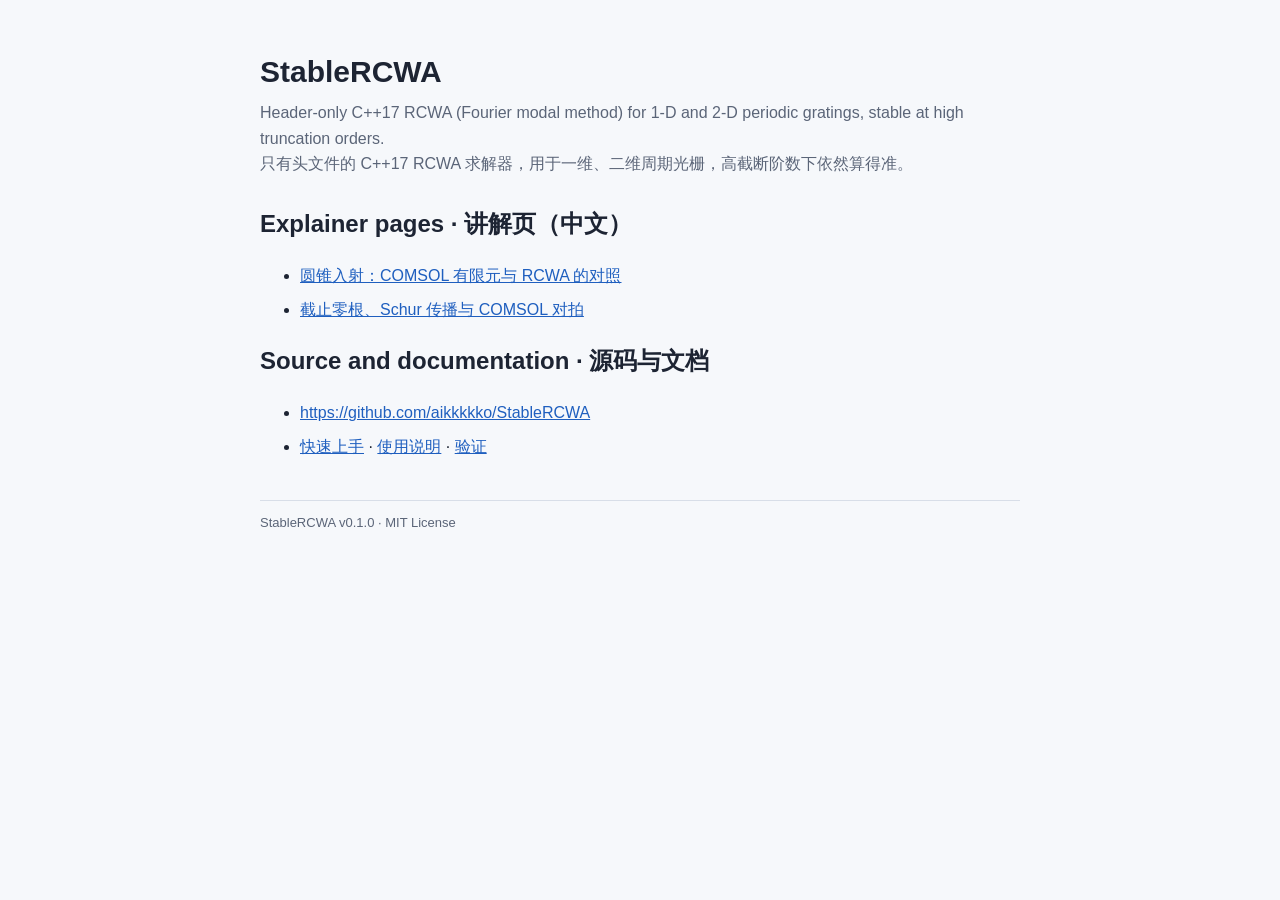
<file: docs/index.html>
<!doctype html>
<html lang="zh-CN"><head><meta charset="utf-8"><meta name="viewport" content="width=device-width, initial-scale=1">
<title>StableRCWA</title>
<style>
:root{--bg:#f6f8fb;--ink:#1d2433;--muted:#5b6578;--line:#d8dee8;--accent:#1f5fbf}
@media (prefers-color-scheme: dark){:root{--bg:#12161d;--ink:#e6eaf2;--muted:#9aa4b5;--line:#2a3140;--accent:#7fb0ff}}
body{margin:0;background:var(--bg);color:var(--ink);font:16px/1.6 -apple-system,"Segoe UI","PingFang SC","Microsoft YaHei",sans-serif}
main{max-width:760px;margin:0 auto;padding:48px 16px} h1{margin:0 0 4px;font-size:30px} p.lead{color:var(--muted);margin:0 0 28px}
a{color:var(--accent)} li{margin:8px 0} footer{margin-top:40px;border-top:1px solid var(--line);padding-top:12px;color:var(--muted);font-size:13px}
</style></head><body><main>
<h1>StableRCWA</h1>
<p class="lead">Header-only C++17 RCWA (Fourier modal method) for 1-D and 2-D periodic gratings, stable at high truncation orders.<br>
只有头文件的 C++17 RCWA 求解器，用于一维、二维周期光栅，高截断阶数下依然算得准。</p>
<h2>Explainer pages · 讲解页（中文）</h2>
<ul>
<li><a href="pages/圆锥入射-COMSOL对照.html">圆锥入射：COMSOL 有限元与 RCWA 的对照</a></li>
<li><a href="pages/截止零根-Schur传播与COMSOL对拍.html">截止零根、Schur 传播与 COMSOL 对拍</a></li>
</ul>
<h2>Source and documentation · 源码与文档</h2>
<ul>
<li><a href="https://github.com/aikkkkko/StableRCWA">https://github.com/aikkkkko/StableRCWA</a></li>
<li><a href="https://github.com/aikkkkko/StableRCWA/blob/v0.1.0/docs/quickstart.zh-CN.md">快速上手</a> · <a href="https://github.com/aikkkkko/StableRCWA/blob/v0.1.0/docs/user-guide.zh-CN.md">使用说明</a> · <a href="https://github.com/aikkkkko/StableRCWA/blob/v0.1.0/docs/validation.zh-CN.md">验证</a></li>
</ul>
<footer>StableRCWA v0.1.0 · MIT License</footer>
</main></body></html>
</file>
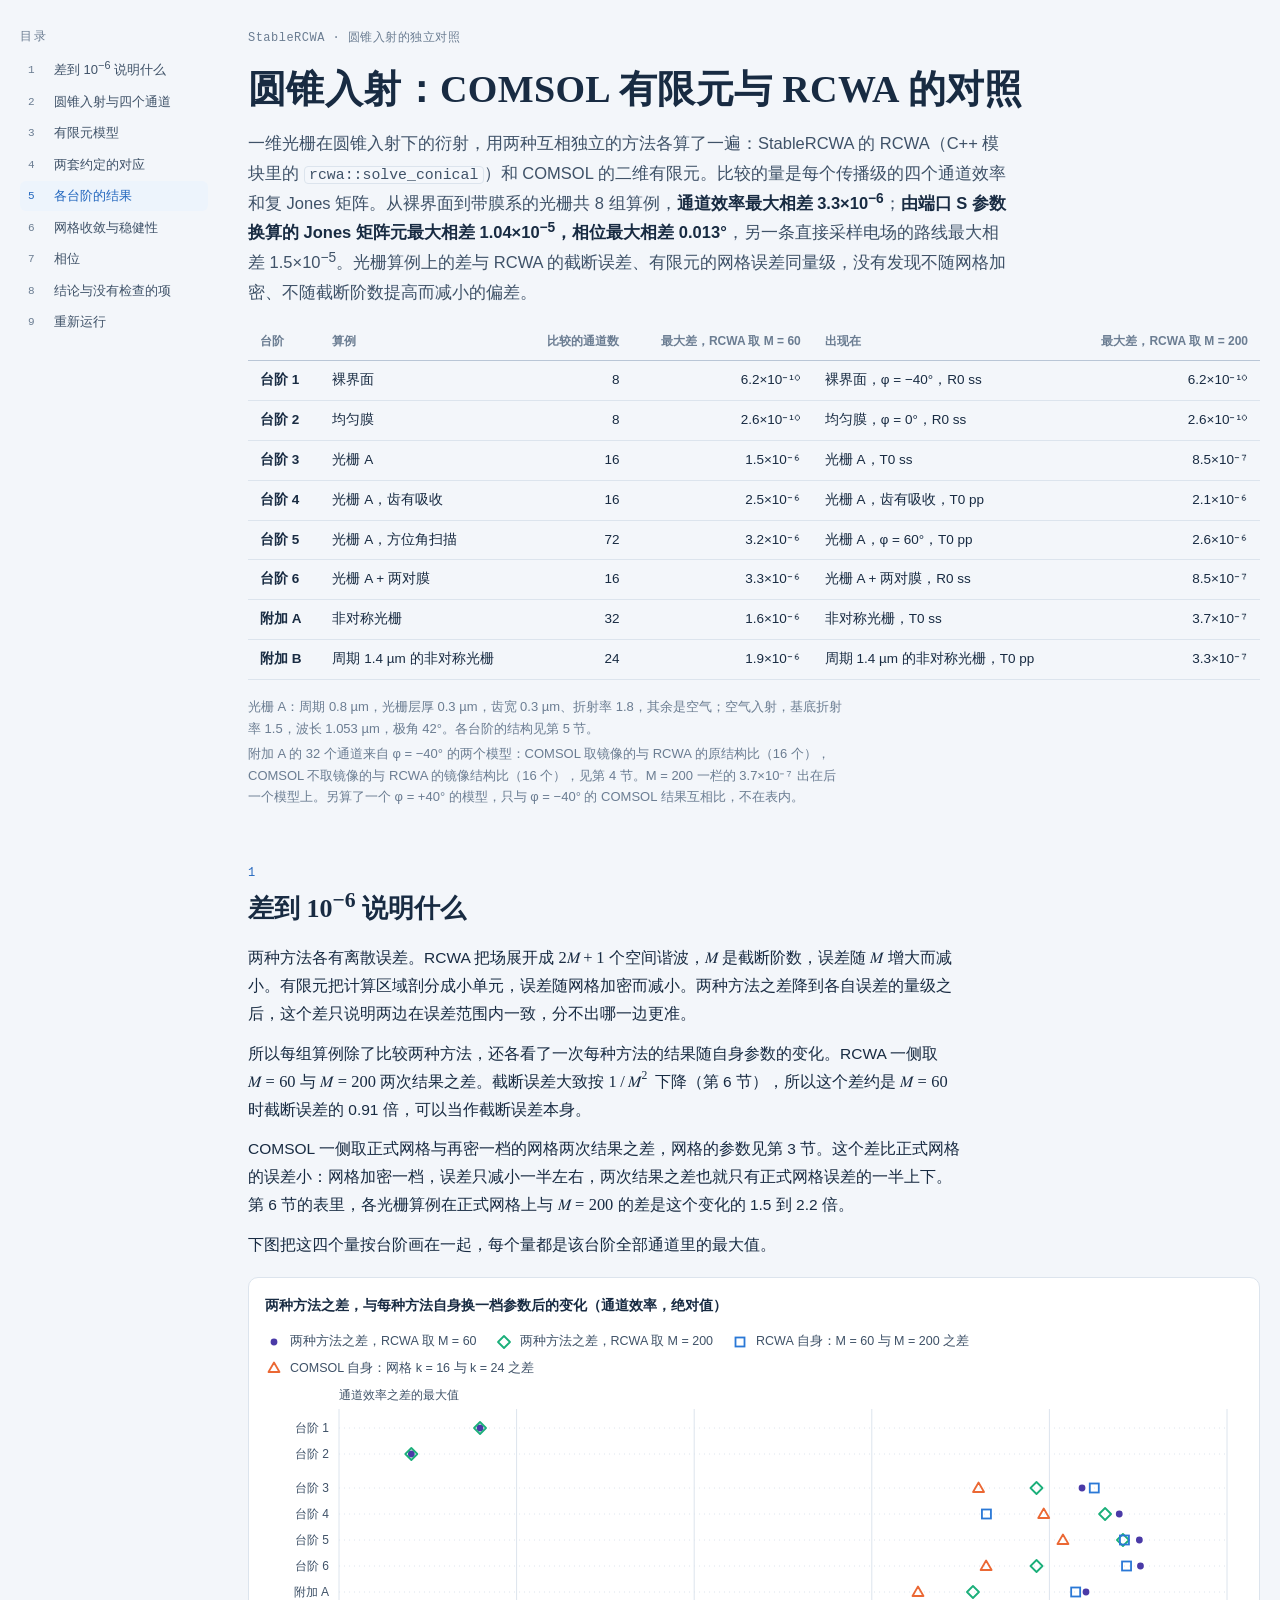
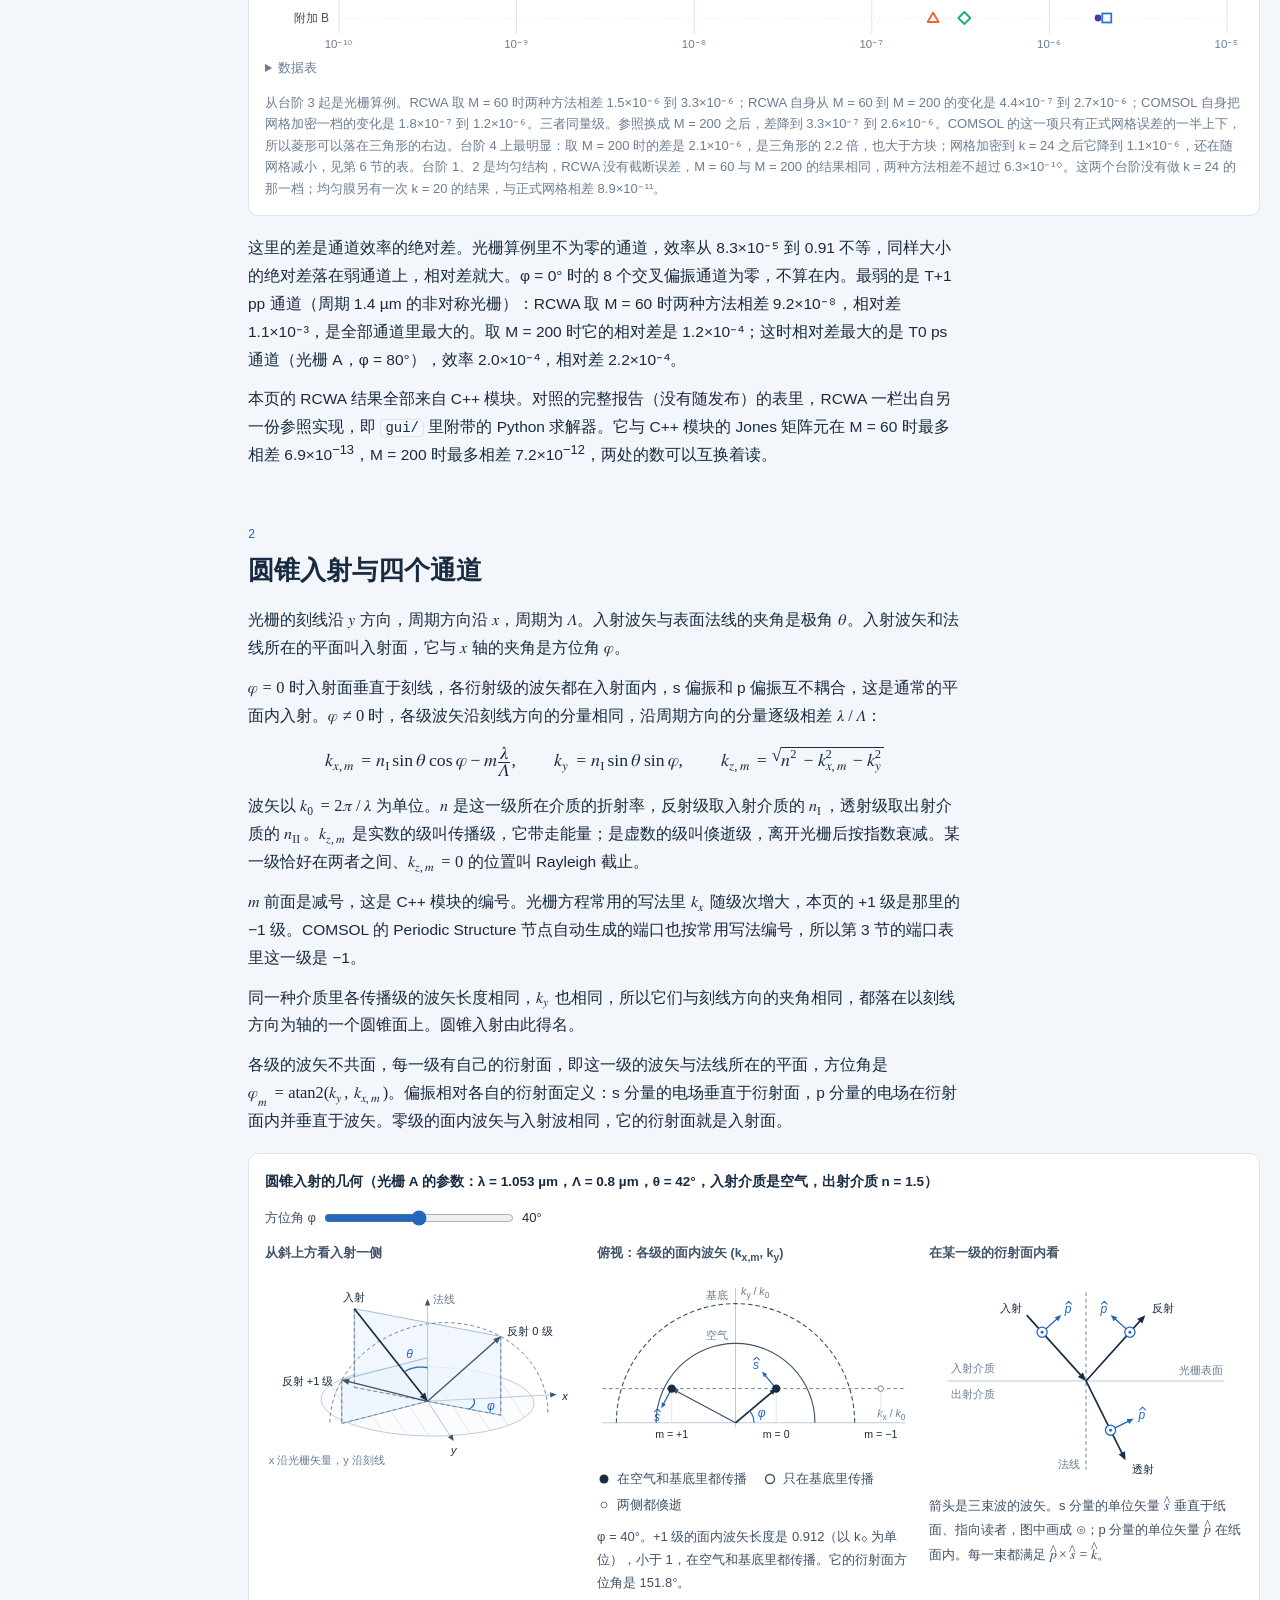
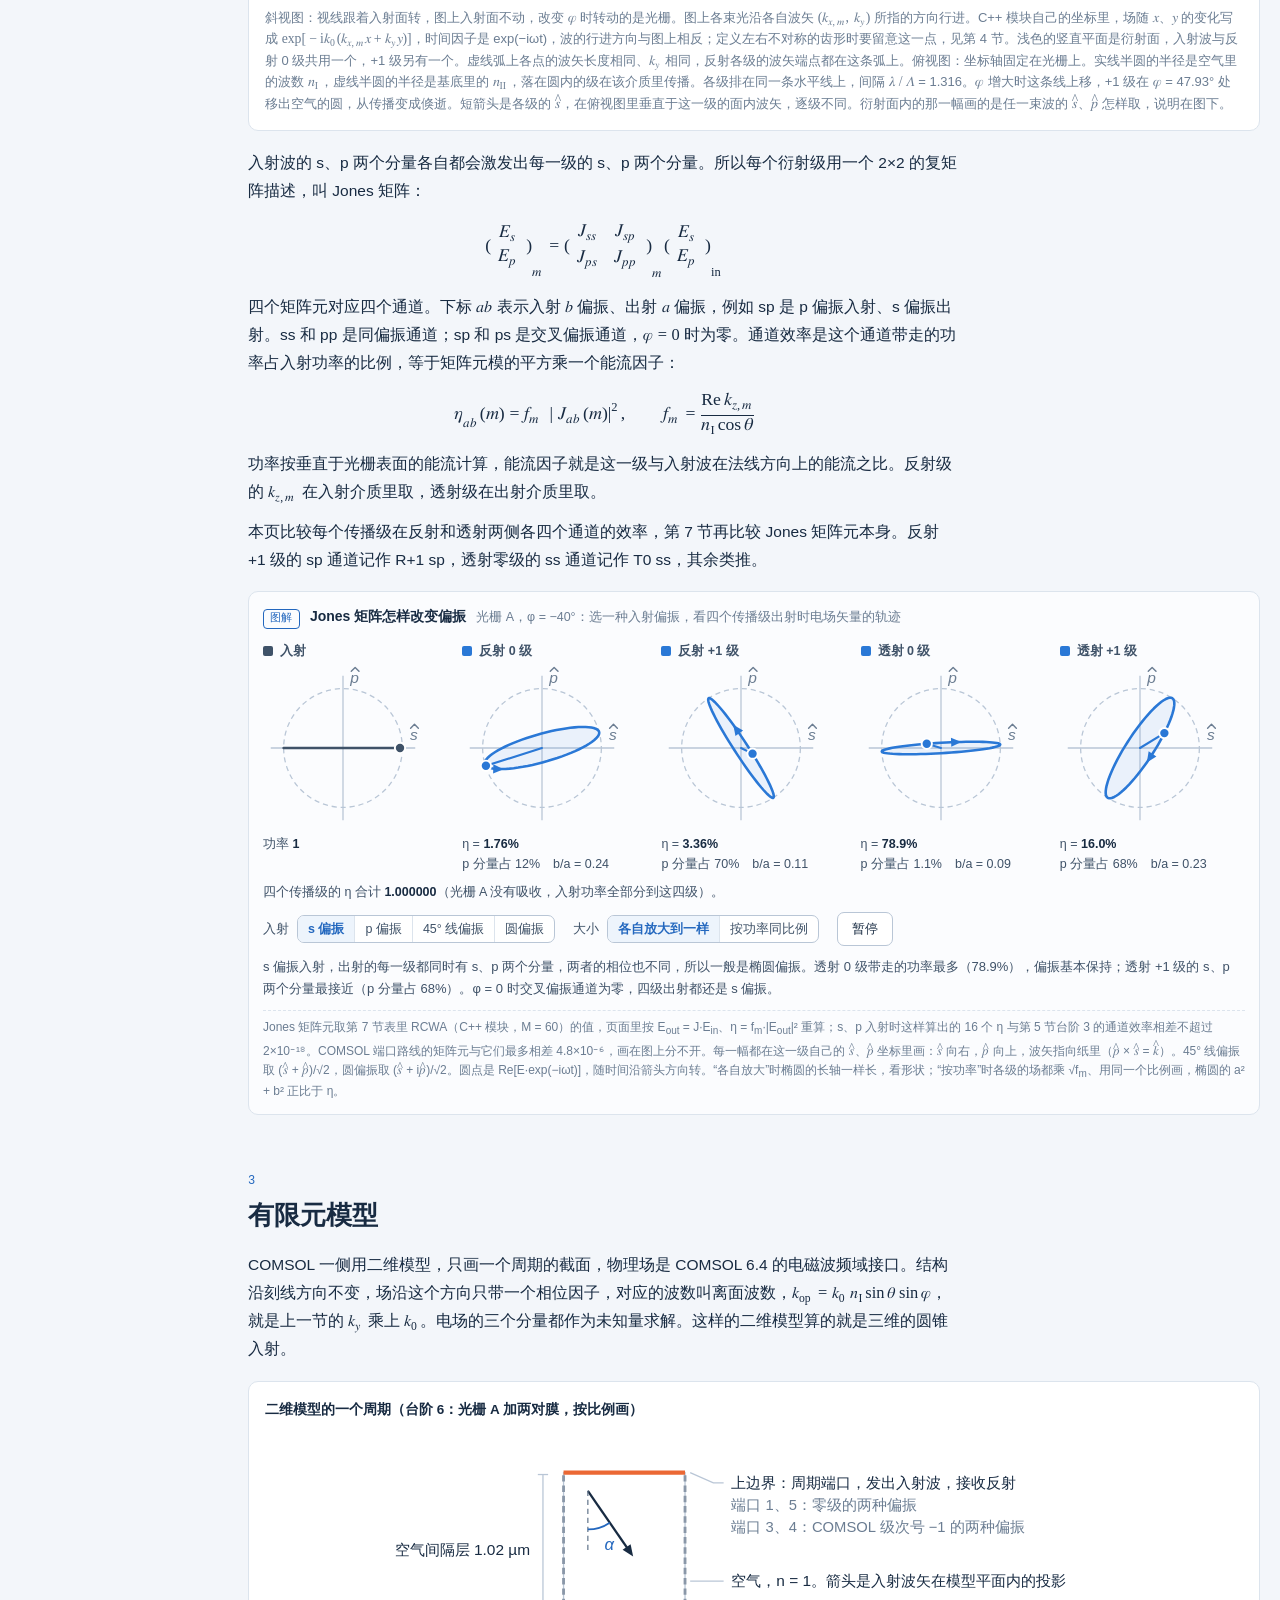
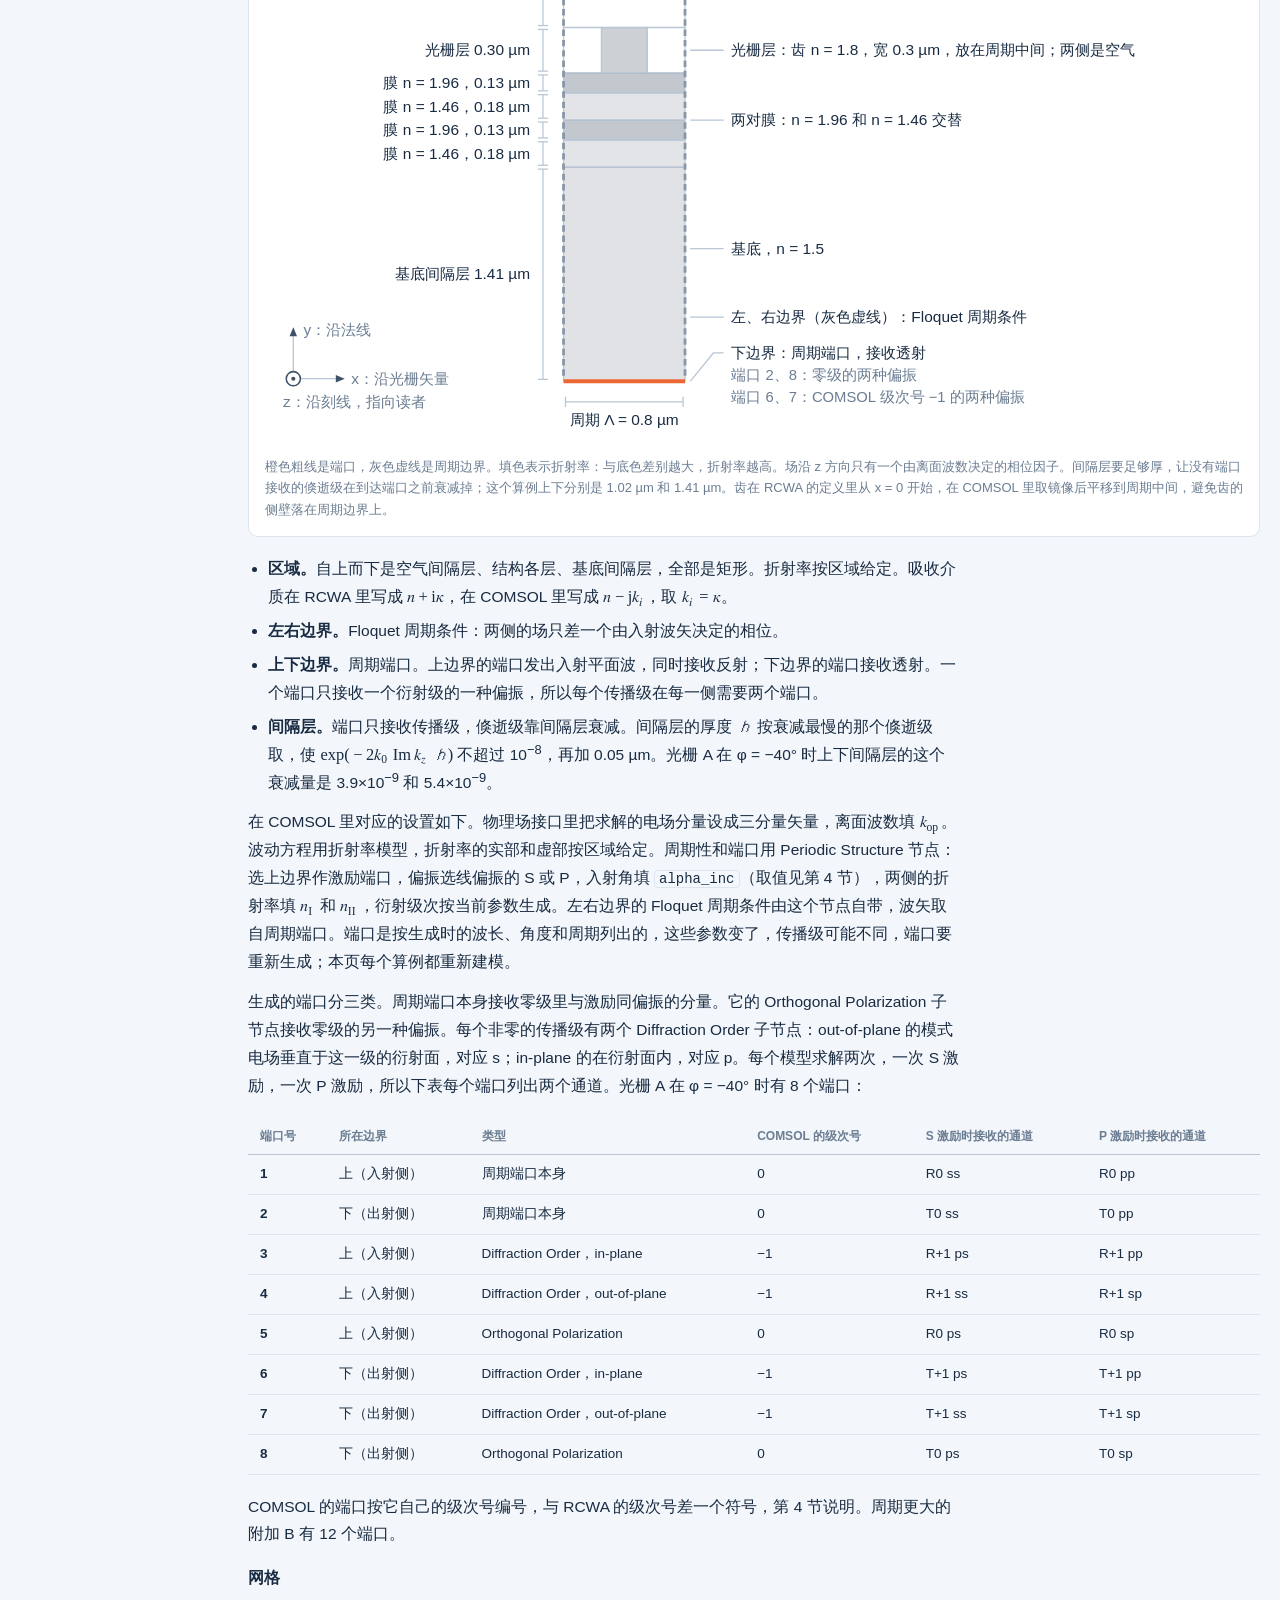
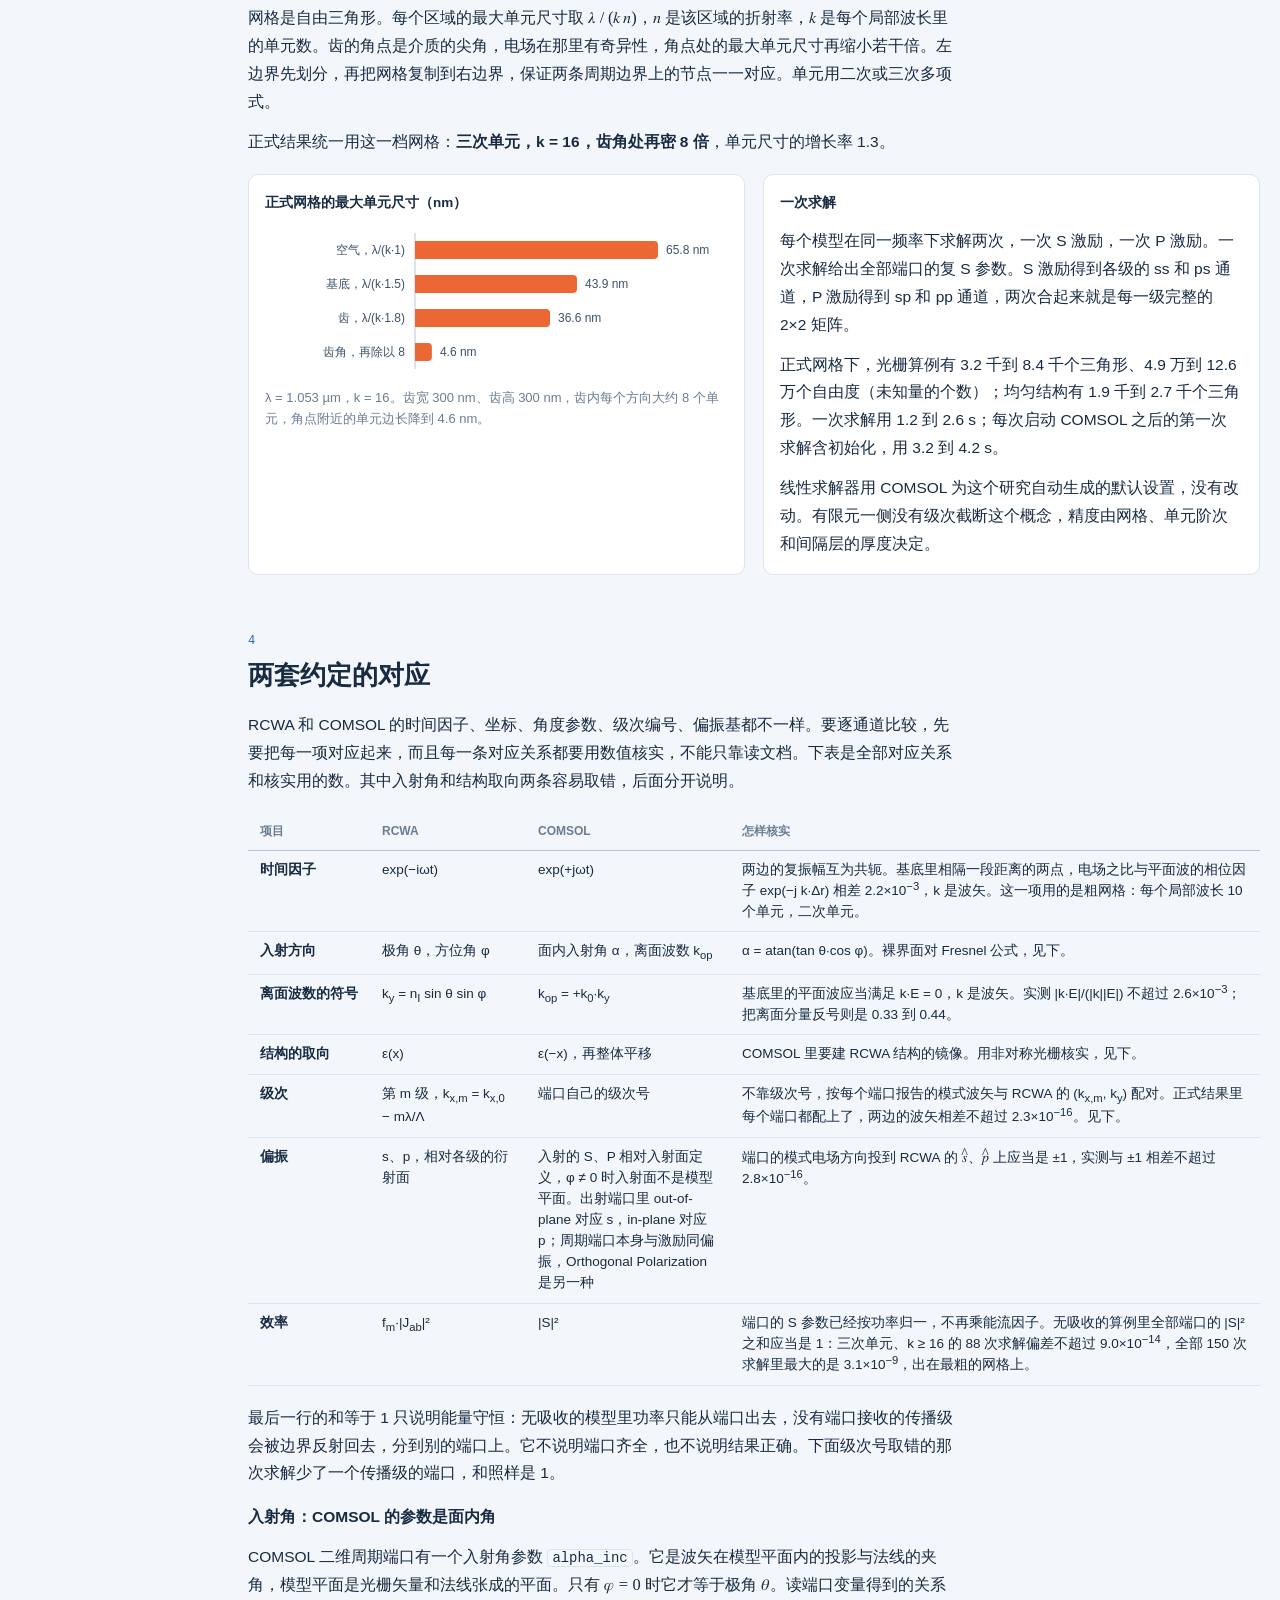
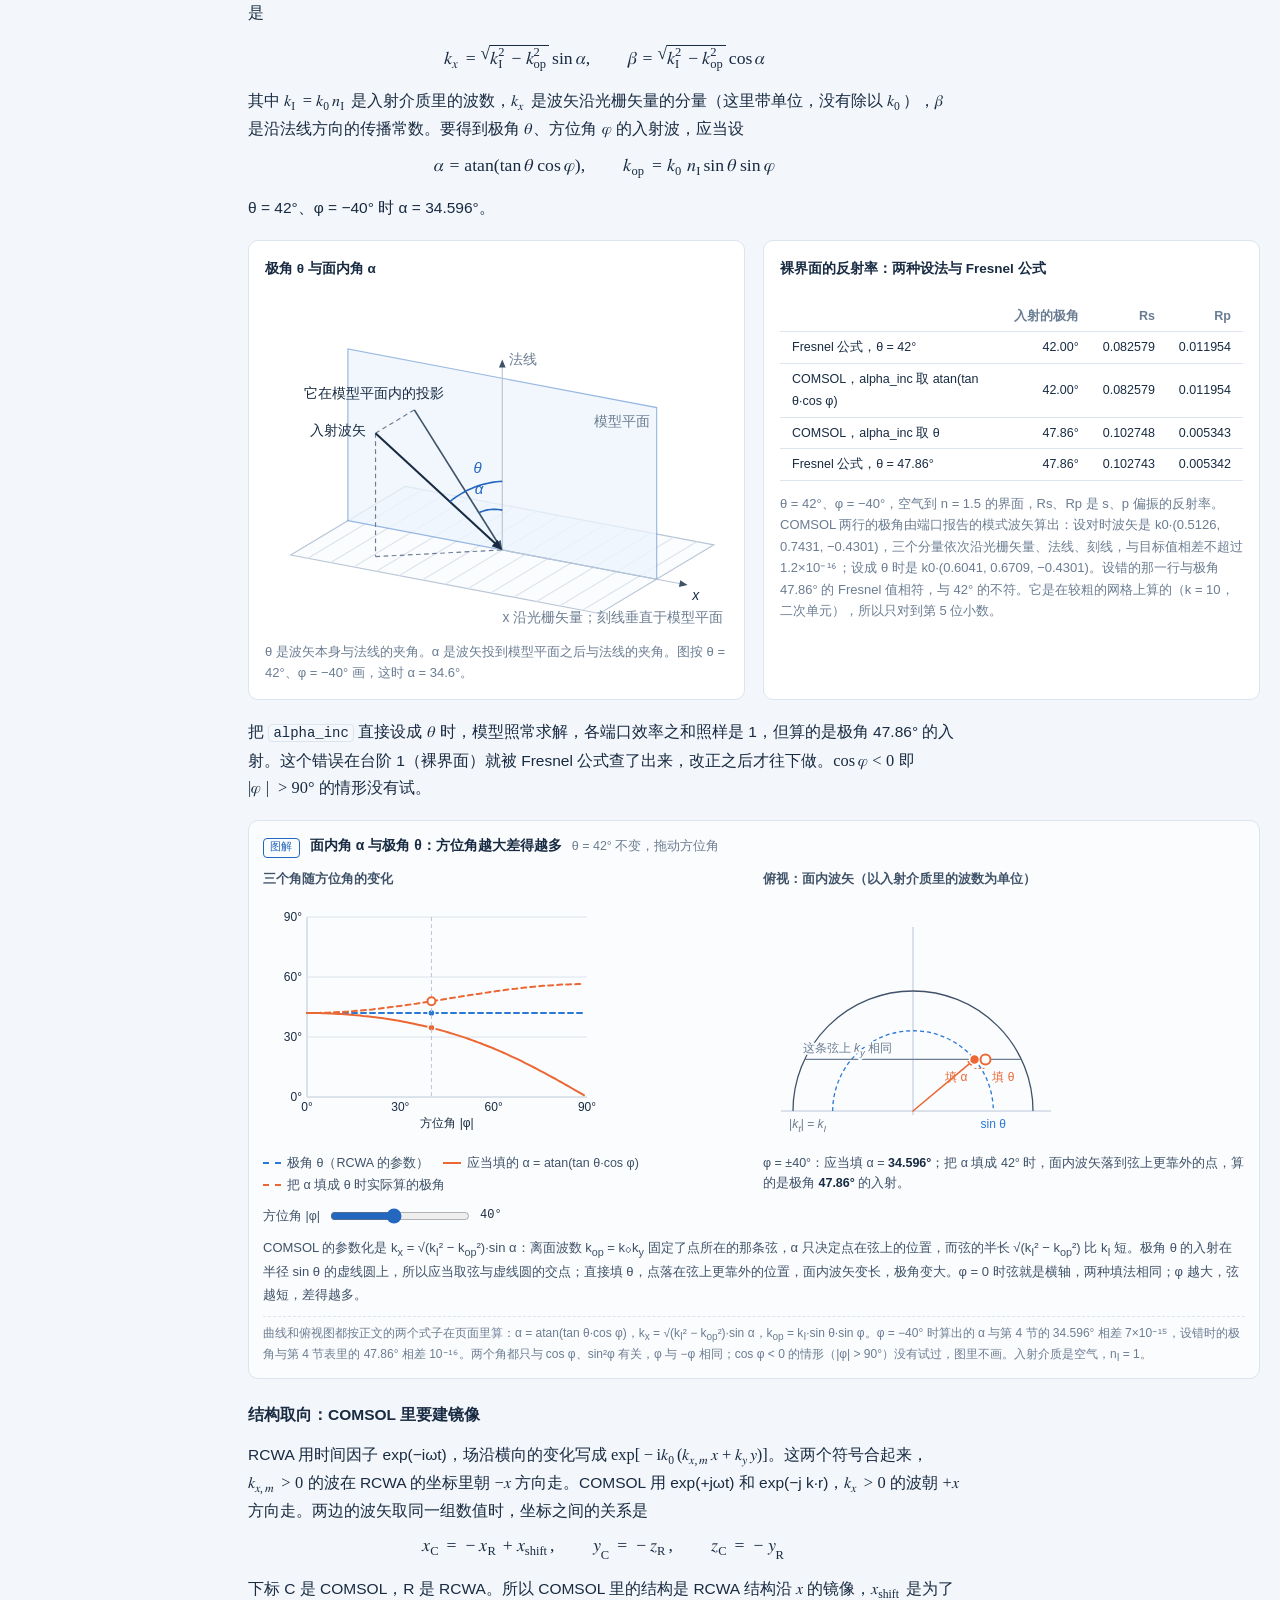
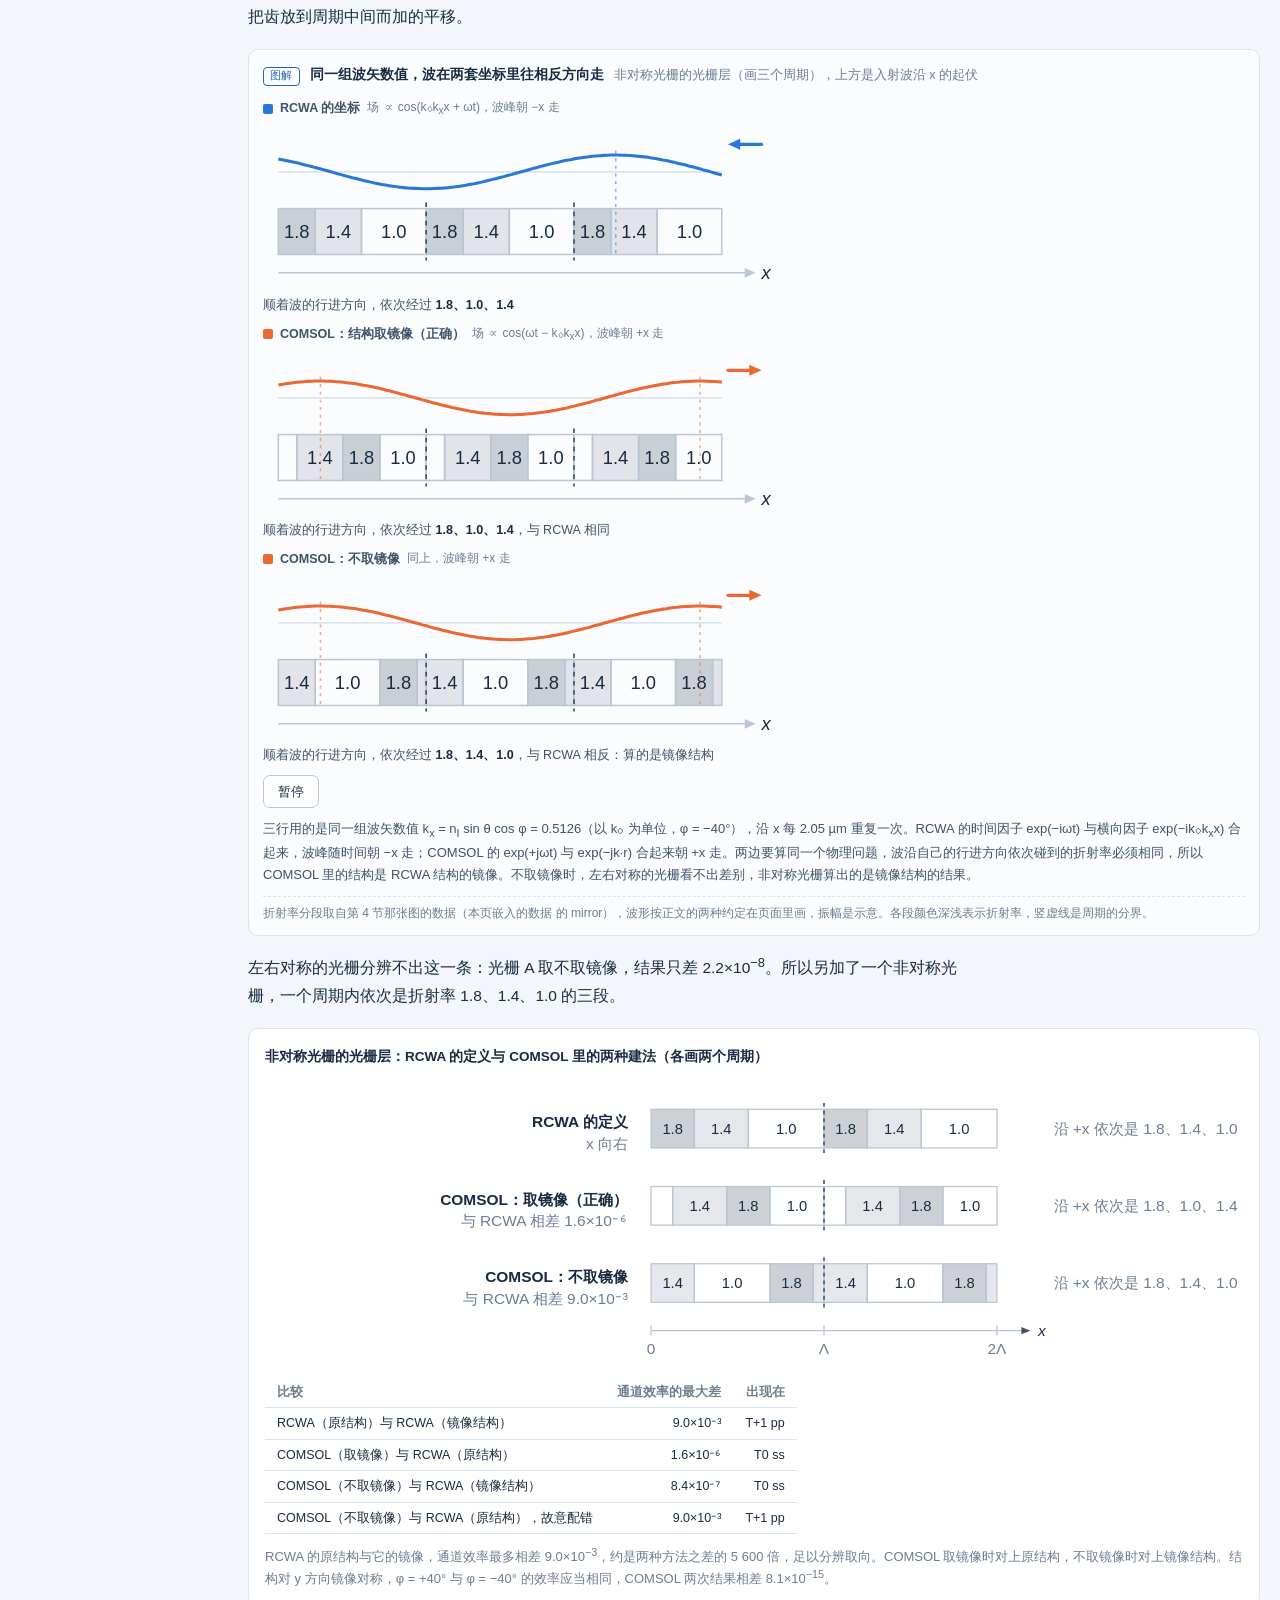
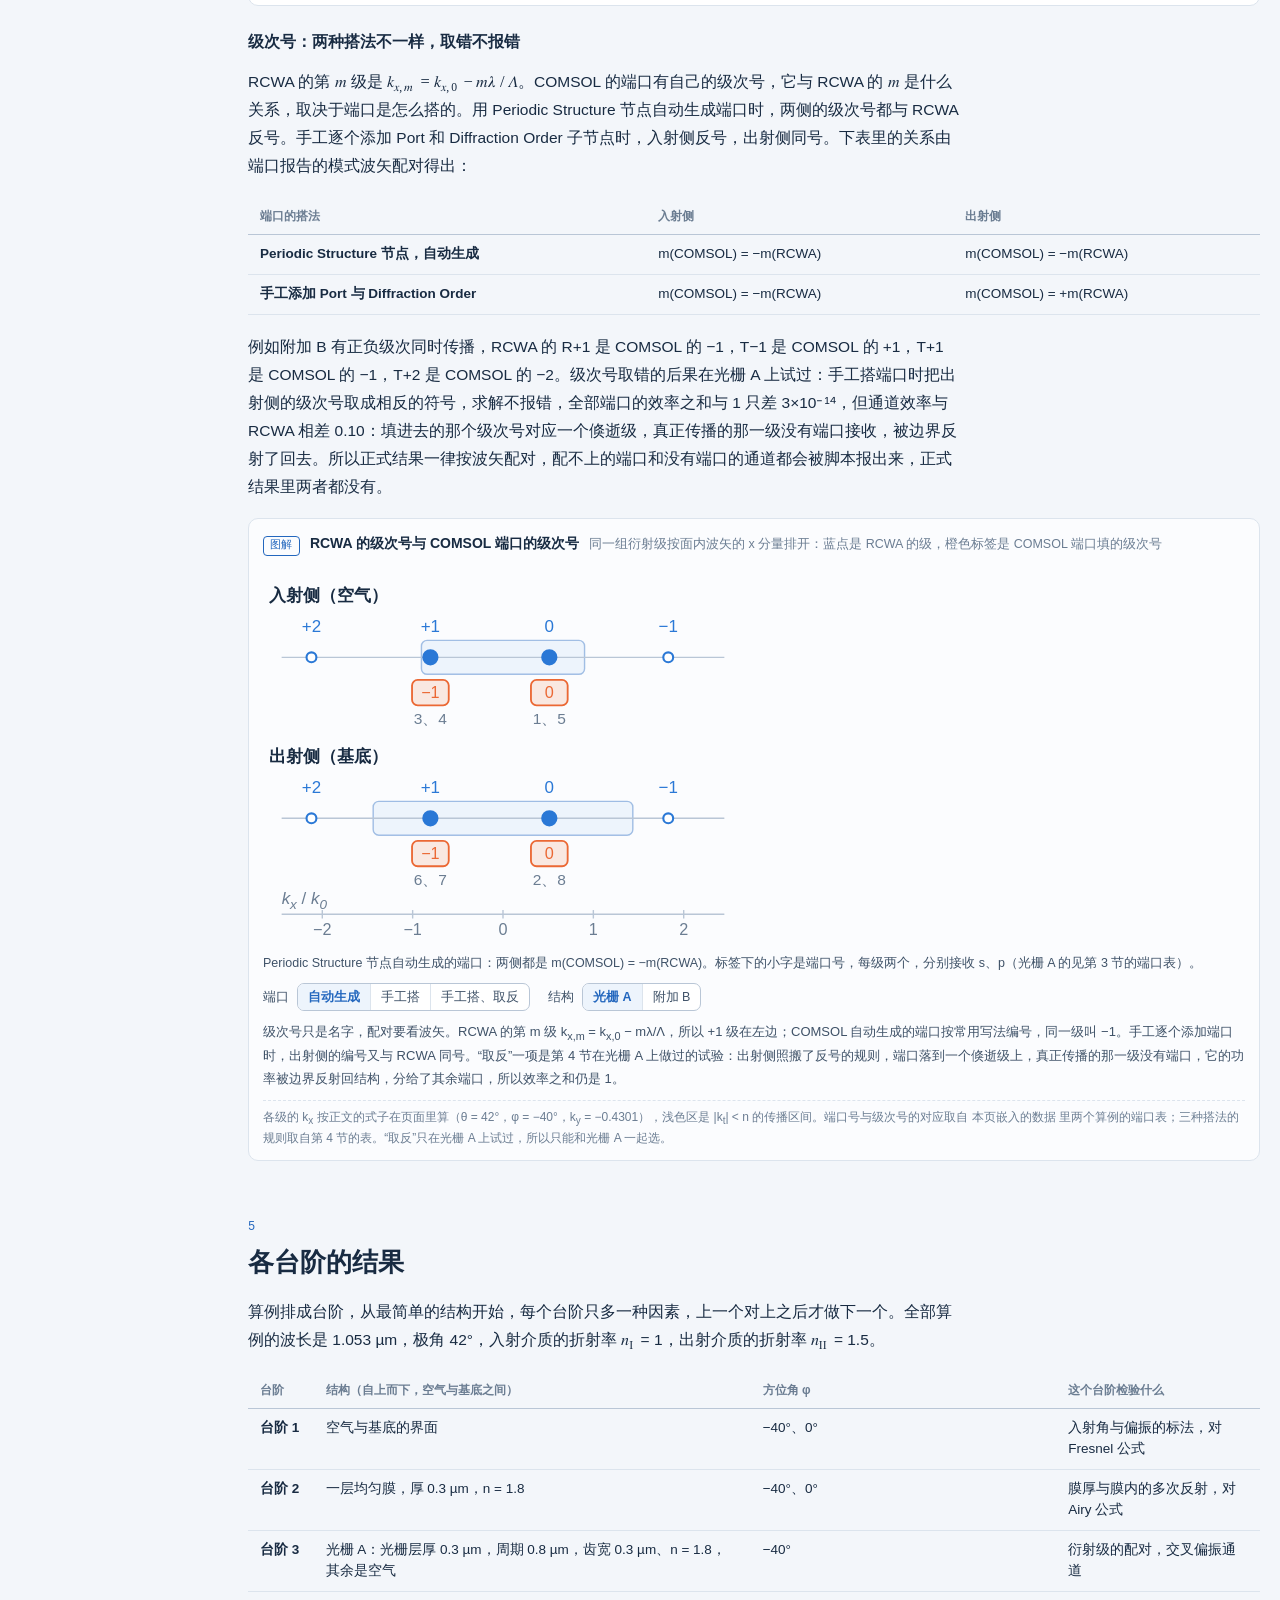
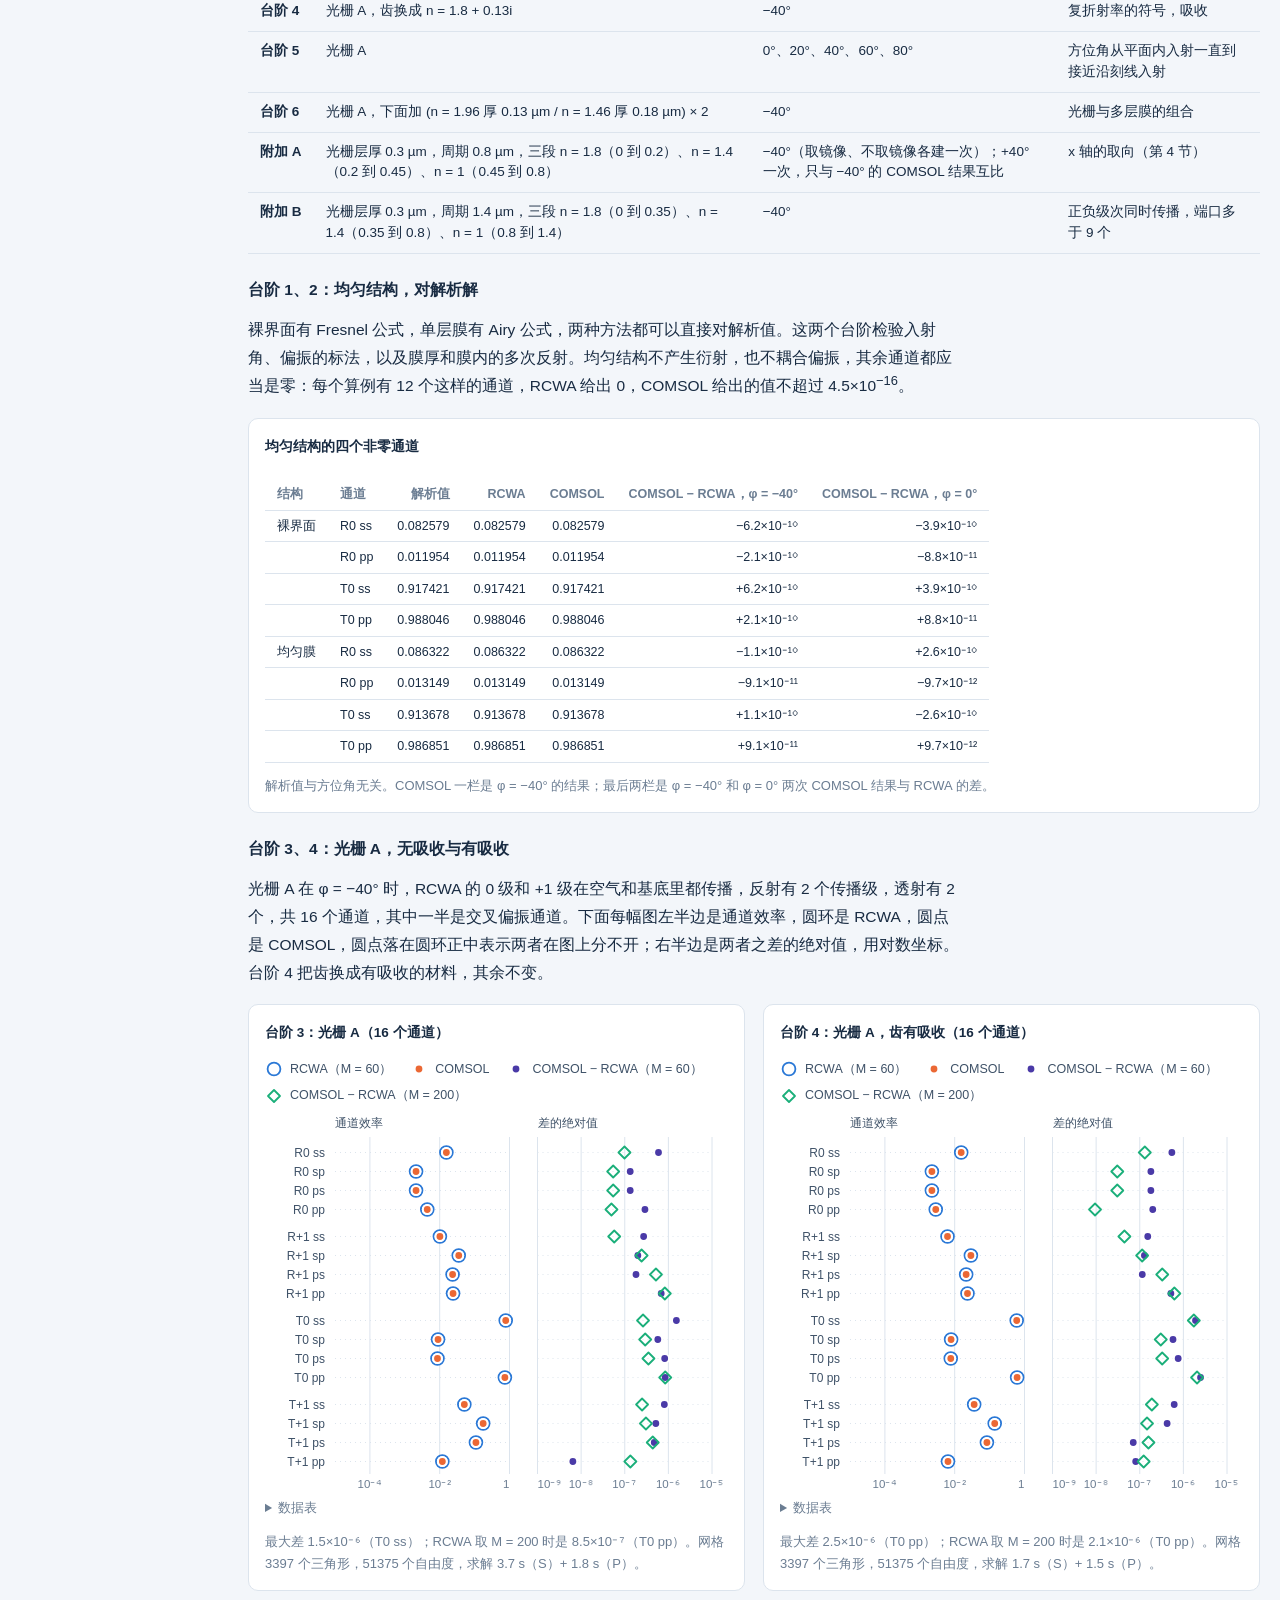
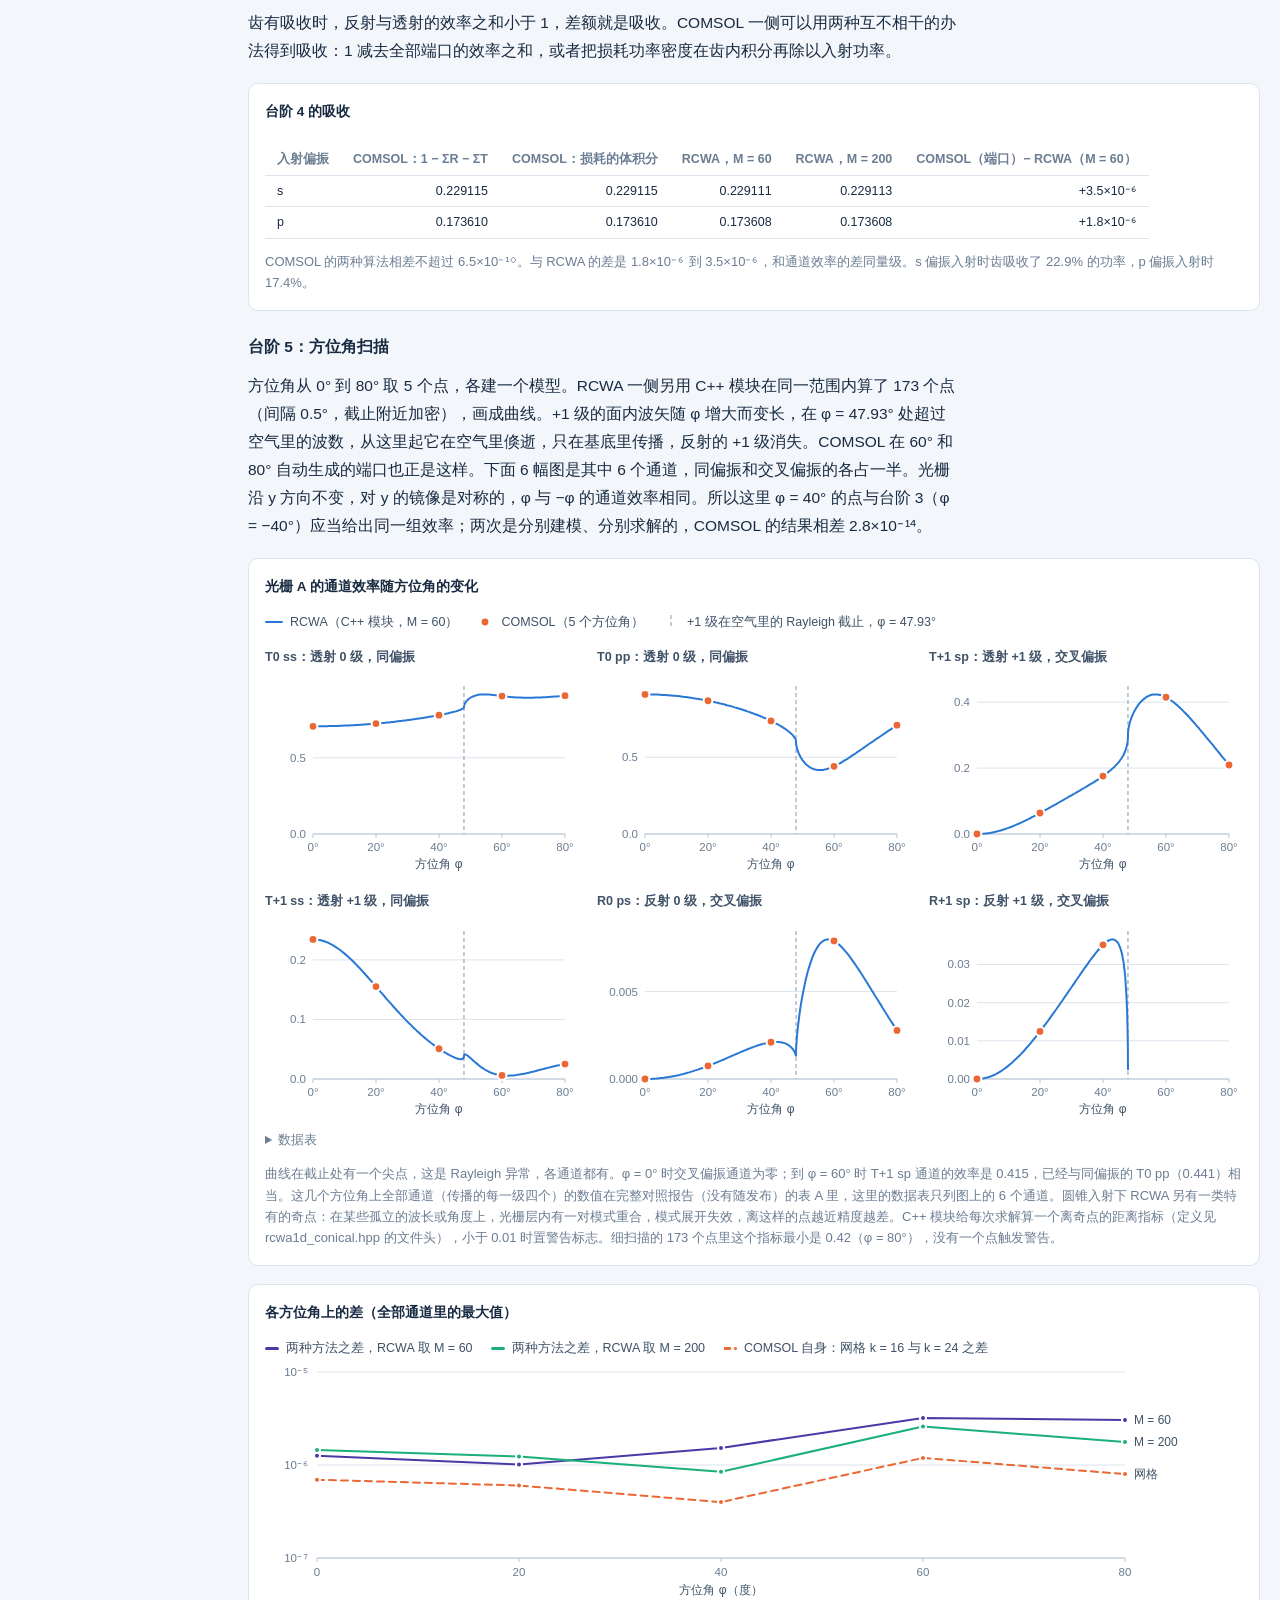
<file: docs/pages/圆锥入射-COMSOL对照.html>
<!doctype html>
<html lang="zh-CN">
<head>
<meta charset="utf-8">
<meta name="viewport" content="width=device-width, initial-scale=1, viewport-fit=cover">
<title>圆锥入射：COMSOL 有限元与 RCWA 的对照</title>
<!-- 本页不加载任何外部资源，离线可用。由 StableRCWA 开发仓库里的脚本生成；数据来自 COMSOL 原始结果，原始结果没有随发布。 -->
<style>
/* 各份讲解页共用的样式。布局：左侧目录 + 右侧正文；正文文字窄栏，图占满栏宽。
   配色用冷灰蓝体系；数据色按“变换的种类”分配，全页含义固定：
   蓝 = 酉变换（QR），橙 = 消元变换的迭代（LR），青绿 = 选主元的 LU，紫 = 不选主元的 LU。 */
:root {
  --bg: #f3f6fa;
  --paper: #ffffff;
  --stage: #fbfcfe;
  --ink: #182b42;
  --ink-2: #3f5268;
  --muted: #6b7d92;
  --line: #dce4ed;
  --axis: #b9c6d6;
  --accent: #2367be;
  --accent-soft: #edf4fc;
  --s-qr: #2a78d6;
  --s-lr: #eb6834;
  --s-lu: #1baf7a;
  --s-lunp: #4a3aa7;
  --s-ref: #8a97a8;
  --warn-soft: #fdf1ea;
  --code-bg: #f4f7fb;
  --font-display: "Noto Serif SC", "Source Han Serif SC", "Noto Serif CJK SC", "Songti SC", "STSong", "SimSun", serif;
  --font-body: -apple-system, BlinkMacSystemFont, "Segoe UI", "PingFang SC", "Hiragino Sans GB", "Microsoft YaHei", "Noto Sans SC", sans-serif;
  --font-mono: ui-monospace, "SF Mono", "JetBrains Mono", Menlo, Consolas, "Liberation Mono", monospace;
  --measure: 46em;
}
@media (prefers-color-scheme: dark) {
  :root:not([data-theme="light"]) {
    color-scheme: dark;
    --bg: #0e1620;
    --paper: #15202d;
    --stage: #111b27;
    --ink: #e4ecf5;
    --ink-2: #b9c6d6;
    --muted: #8496ab;
    --line: #26384c;
    --axis: #3a4f66;
    --accent: #6ea8f0;
    --accent-soft: #1a2c44;
    --s-qr: #3987e5;
    --s-lr: #d95926;
    --s-lu: #199e70;
    --s-lunp: #9085e9;
    --s-ref: #74869b;
    --warn-soft: #2a1f1a;
    --code-bg: #111b27;
  }
}
:root[data-theme="dark"] {
  color-scheme: dark;
  --bg: #0e1620;
  --paper: #15202d;
  --stage: #111b27;
  --ink: #e4ecf5;
  --ink-2: #b9c6d6;
  --muted: #8496ab;
  --line: #26384c;
  --axis: #3a4f66;
  --accent: #6ea8f0;
  --accent-soft: #1a2c44;
  --s-qr: #3987e5;
  --s-lr: #d95926;
  --s-lu: #199e70;
  --s-lunp: #9085e9;
  --s-ref: #74869b;
  --warn-soft: #2a1f1a;
  --code-bg: #111b27;
}

*, *::before, *::after { box-sizing: border-box; }
[hidden] { display: none !important; }
html { scroll-behavior: smooth; }
@media (prefers-reduced-motion: reduce) { html { scroll-behavior: auto; } }
body {
  margin: 0;
  background: var(--bg);
  color: var(--ink);
  font-family: var(--font-body);
  font-size: 15.5px;
  line-height: 1.8;
  -webkit-font-smoothing: antialiased;
}
h1, h2, h3, p, ul, ol, figure, table { margin: 0; }
a { color: var(--accent); }
:focus-visible { outline: 2px solid var(--accent); outline-offset: 2px; border-radius: 3px; }
sup { line-height: 0; }

.page {
  max-width: 1280px;
  margin: 0 auto;
  padding-inline: 20px;
  padding-block: 28px 80px;
  display: grid;
  grid-template-columns: 188px minmax(0, 1fr);
  gap: 40px;
  align-items: start;
}
@media (max-width: 980px) {
  .page { grid-template-columns: minmax(0, 1fr); gap: 20px; padding-inline: 16px; }
}

/* ---------- 目录 ---------- */
.toc {
  position: sticky;
  top: calc(env(safe-area-inset-top, 0px) + 20px);
  font-size: 13px;
  line-height: 1.5;
  display: flex;
  flex-direction: column;
  gap: 2px;
}
.toc .toc-title { font-size: 11.5px; letter-spacing: .14em; color: var(--muted); margin-bottom: 8px; }
.toc a {
  display: grid;
  grid-template-columns: 22px 1fr;
  gap: 4px;
  padding: 5px 8px;
  border-radius: 6px;
  color: var(--ink-2);
  text-decoration: none;
}
.toc a .n { font-family: var(--font-mono); font-size: 11px; color: var(--muted); padding-top: 2px; }
.toc a:hover { background: var(--accent-soft); color: var(--ink); }
.toc a.on { background: var(--accent-soft); color: var(--accent); }
.toc a.on .n { color: var(--accent); }
.toc .toc-other { margin-top: 14px; padding-top: 12px; border-top: 1px solid var(--line); }
.toc .toc-other a + a { margin-top: 2px; }
@media (max-width: 980px) {
  .toc { position: static; flex-direction: row; flex-wrap: wrap; gap: 6px; }
  .toc .toc-title { width: 100%; margin-bottom: 2px; }
  .toc a { grid-template-columns: auto auto; border: 1px solid var(--line); background: var(--paper); padding: 3px 9px; }
  /* 窄屏下目录是一行行的小块：几条“另一页”链接也各占一块 */
  .toc .toc-other { margin-top: 0; padding-top: 0; border-top: 0; display: contents; }
  .toc .toc-other a + a { margin-top: 0; }
}

main { display: flex; flex-direction: column; gap: 56px; min-width: 0; }

/* ---------- 抬头 ---------- */
.hero { display: flex; flex-direction: column; gap: 16px; }
.hero .kicker { font-family: var(--font-mono); font-size: 12px; color: var(--muted); letter-spacing: .04em; }
.hero h1 {
  font-family: var(--font-display);
  font-size: clamp(27px, 3.6vw, 38px);
  line-height: 1.25;
  font-weight: 700;
  letter-spacing: .01em;
  text-wrap: balance;
}
.hero .lede { max-width: var(--measure); font-size: 16.5px; color: var(--ink-2); }
.hero .lede b { color: var(--ink); font-weight: 650; }

/* ---------- 章节 ---------- */
.scene { display: flex; flex-direction: column; gap: 18px; scroll-margin-top: 18px; min-width: 0; }
.scene-head { display: flex; flex-direction: column; gap: 6px; }
.scene-head .step { font-family: var(--font-mono); font-size: 12px; color: var(--accent); letter-spacing: .06em; }
.scene h2 {
  font-family: var(--font-display);
  font-size: clamp(21px, 2.4vw, 26px);
  line-height: 1.35;
  font-weight: 700;
  text-wrap: balance;
}
.scene h3 { font-size: 15.5px; font-weight: 650; margin-top: 4px; }
.prose { display: flex; flex-direction: column; gap: 12px; }
.prose > p, .prose > ul, .prose > ol, .prose > h3 { max-width: var(--measure); }
.prose ul, .prose ol { padding-left: 1.3em; display: flex; flex-direction: column; gap: 6px; }
.prose b { font-weight: 650; }
.num { font-variant-numeric: tabular-nums; white-space: nowrap; }
code { font-family: var(--font-mono); font-size: .9em; background: var(--code-bg); border: 1px solid var(--line); border-radius: 4px; padding: 0 .3em; }
pre {
  margin: 0;
  background: var(--code-bg);
  border: 1px solid var(--line);
  border-radius: 8px;
  padding: 14px 16px;
  overflow-x: auto;
  font-family: var(--font-mono);
  font-size: 13px;
  line-height: 1.65;
  color: var(--ink);
}
pre code { background: none; border: 0; padding: 0; font-size: inherit; }
pre .c { color: var(--muted); }

/* 公式 */
math { font-size: 1.06em; }
.eq { overflow-x: auto; padding: 4px 0; max-width: var(--measure); }
.eq math { font-size: 1.14em; }
.eq-pair { display: grid; grid-template-columns: auto minmax(0, 1fr); gap: 6px 18px; align-items: center; max-width: var(--measure); }
.eq-pair .tag { font-size: 13px; color: var(--ink-2); display: inline-flex; align-items: center; gap: 7px; white-space: nowrap; }
.eq-pair .eq { max-width: none; }
.key { display: inline-block; width: 14px; height: 0; border-top: 3px solid var(--k, var(--muted)); border-radius: 2px; }

/* ---------- 图的容器 ---------- */
.stage {
  background: var(--paper);
  border: 1px solid var(--line);
  border-radius: 10px;
  padding: 16px;
  display: flex;
  flex-direction: column;
  gap: 12px;
  min-width: 0;
}
.stage .cap { font-size: 13px; color: var(--muted); line-height: 1.65; }
.stage .cap b { color: var(--ink-2); font-weight: 600; }
.stage-title { font-size: 13.5px; font-weight: 650; color: var(--ink); }
.stage-sub { font-size: 12.5px; color: var(--muted); margin-top: -8px; }
.panels { display: grid; grid-template-columns: repeat(auto-fit, minmax(280px, 1fr)); gap: 18px; }
.panel { display: flex; flex-direction: column; gap: 8px; min-width: 0; }
.panel-title { font-size: 12.5px; font-weight: 600; color: var(--ink-2); display: flex; align-items: center; gap: 7px; }
.scroll-x { overflow-x: auto; }
.diagram { display: block; width: 100%; height: auto; color: var(--ink); }
.diagram.wide { min-width: 660px; }
.diagram text { font-family: var(--font-body); fill: currentColor; }
.diagram .dim { fill: var(--muted); }
.diagram .box { fill: var(--stage); stroke: var(--axis); stroke-width: 1; }
.diagram .hi { fill: var(--accent-soft); stroke: var(--accent); stroke-width: 1.4; }
.diagram .tri-qr { fill: var(--s-qr); }
.diagram .tri-lr { fill: var(--s-lr); }
.diagram .tri-lu { fill: var(--s-lu); }
.diagram .tri-n { fill: var(--muted); }
.diagram .wire { stroke: var(--ink-2); stroke-width: 1.3; fill: none; }
.diagram .arrow { fill: var(--ink-2); }

/* 控件 */
.controls { display: flex; flex-wrap: wrap; gap: 10px 22px; align-items: center; font-size: 13px; }
.ctl { display: grid; grid-template-columns: auto minmax(90px, 190px) minmax(3.4em, auto); gap: 8px; align-items: center; max-width: 100%; }
.ctl label { color: var(--ink-2); white-space: nowrap; }
.ctl output { font-size: 13px; color: var(--ink); font-variant-numeric: tabular-nums; white-space: nowrap; }
.ctl input[type="range"] { width: 100%; accent-color: var(--accent); margin: 0; }
button.btn {
  font: inherit; font-size: 13px; color: var(--ink); background: var(--paper);
  border: 1px solid var(--axis); border-radius: 7px; padding: 4px 14px; cursor: pointer;
}
button.btn:hover { background: var(--accent-soft); border-color: var(--accent); }
.seg { display: inline-flex; border: 1px solid var(--axis); border-radius: 7px; overflow: hidden; background: var(--paper); }
.seg button { font: inherit; font-size: 13px; color: var(--ink-2); background: none; border: 0; border-left: 1px solid var(--line); padding: 4px 12px; cursor: pointer; }
.seg button:first-child { border-left: 0; }
.seg button[aria-pressed="true"] { background: var(--accent-soft); color: var(--accent); font-weight: 600; }
.readout { font-size: 13px; color: var(--ink-2); font-variant-numeric: tabular-nums; }
.readout b { color: var(--ink); font-weight: 600; }

/* ---------- 图表 ---------- */
.chart { position: relative; min-width: 0; }
.chart svg { display: block; width: 100%; overflow: visible; outline-offset: 4px; }
.chart .grid { stroke: var(--line); stroke-width: 1; }
.chart .axis { stroke: var(--axis); stroke-width: 1; }
.chart text { font-family: var(--font-body); font-size: 11.5px; fill: var(--muted); font-variant-numeric: tabular-nums; }
.chart text.lbl { fill: var(--ink-2); font-size: 12px; }
.chart text.end { fill: var(--ink-2); font-size: 12px; }
.chart text.halo { paint-order: stroke; stroke: var(--paper); stroke-width: 4px; stroke-linejoin: round; }
.chart .ref { stroke: var(--s-ref); stroke-width: 1; }
.chart .cross { stroke: var(--ink-2); stroke-width: 1; opacity: .55; }
.chart .ring { stroke: var(--paper); stroke-width: 2; }
.legend { display: flex; flex-wrap: wrap; gap: 4px 18px; font-size: 12.5px; color: var(--ink-2); }
.legend span { display: inline-flex; align-items: center; gap: 7px; }
.tip {
  position: absolute; z-index: 5; pointer-events: none;
  background: var(--paper); color: var(--ink);
  border: 1px solid var(--axis); border-radius: 8px;
  box-shadow: 0 6px 20px rgba(10, 25, 45, .16);
  padding: 8px 10px; font-size: 12.5px; line-height: 1.5; min-width: 150px;
}
.tip .t-head { color: var(--muted); font-size: 11.5px; margin-bottom: 3px; white-space: nowrap; }
.tip .t-row { display: grid; grid-template-columns: 16px auto 1fr; gap: 6px; align-items: center; white-space: nowrap; }
.tip .t-row b { font-weight: 650; font-variant-numeric: tabular-nums; text-align: right; }
.tip .t-row span { color: var(--ink-2); }

details.tbl { font-size: 12.5px; color: var(--ink-2); }
details.tbl summary { cursor: pointer; color: var(--muted); width: fit-content; }
details.tbl summary:hover { color: var(--accent); }
.tbl-wrap { overflow-x: auto; margin-top: 8px; }
table.data { border-collapse: collapse; font-size: 12.5px; font-variant-numeric: tabular-nums; }
table.data th, table.data td { padding: 4px 12px; border-bottom: 1px solid var(--line); text-align: right; white-space: nowrap; }
table.data th { color: var(--muted); font-weight: 600; }
table.data th:first-child, table.data td:first-child { text-align: left; }

/* 正文里的对照表 */
.cmp-wrap { overflow-x: auto; }
table.cmp { border-collapse: collapse; font-size: 13.5px; width: 100%; min-width: 620px; }
table.cmp th, table.cmp td { padding: 9px 12px; border-bottom: 1px solid var(--line); text-align: left; vertical-align: top; line-height: 1.55; }
table.cmp thead th { font-size: 12px; font-weight: 600; color: var(--muted); border-bottom: 1px solid var(--axis); white-space: nowrap; }
table.cmp tbody th { font-weight: 650; white-space: nowrap; }
table.cmp td.n { font-variant-numeric: tabular-nums; white-space: nowrap; text-align: right; }
table.cmp th.n { text-align: right; }
table.cmp .k { display: inline-block; width: 10px; height: 10px; border-radius: 2px; margin-right: 7px; background: var(--k, var(--muted)); }
.verdict { display: inline-flex; align-items: center; gap: 6px; font-size: 12.5px; white-space: nowrap; }
.verdict::before { content: ""; width: 8px; height: 8px; border-radius: 50%; background: var(--v, var(--muted)); }
.verdict.ok { --v: #0ca30c; }
.verdict.bad { --v: #d03b3b; }

.note {
  max-width: var(--measure);
  border-left: 3px solid var(--accent);
  background: var(--accent-soft);
  padding: 10px 14px;
  border-radius: 0 8px 8px 0;
  font-size: 14.5px;
  color: var(--ink-2);
}
.note b { color: var(--ink); }
footer.colophon { font-size: 12.5px; color: var(--muted); border-top: 1px solid var(--line); padding-top: 16px; max-width: var(--measure); }

/* 图解部件的样式。颜色全部取本页的颜色记号，明暗两套自动跟随。
   数据色的含义与全站一致：蓝 = 酉变换（QR），橙 = 消元变换（LR），青绿 = 选主元的 LU，紫 = 不选主元的 LU。 */
.viz { display: flex; flex-direction: column; gap: 10px; min-width: 0; padding: 12px 14px 12px; border: 1px solid var(--line); border-radius: 10px; background: var(--stage); }
.viz-fallback { font-size: 12.5px; color: var(--muted); }
.viz-head { display: flex; flex-wrap: wrap; align-items: baseline; gap: 2px 10px; }
.viz-k { font-family: var(--font-mono); font-size: 11px; color: var(--accent); border: 1px solid var(--accent); border-radius: 4px; padding: 0 6px; line-height: 1.6; letter-spacing: .04em; }
.viz-title { font-size: 14px; font-weight: 650; color: var(--ink); }
.viz-sub { font-size: 12.5px; color: var(--muted); }
.viz-stage { display: flex; flex-direction: column; gap: 8px; min-width: 0; overflow-x: auto; }
.viz-svg { display: block; width: 100%; height: auto; overflow: visible; color: var(--ink); font-family: var(--font-body); }
.viz-panels { display: grid; grid-template-columns: repeat(auto-fit, minmax(min(100%, 230px), 1fr)); gap: 12px 18px; align-items: start; }
.viz-panel { display: flex; flex-direction: column; gap: 6px; min-width: 0; }
.viz-ptitle { font-size: 12.5px; font-weight: 600; color: var(--ink-2); display: flex; align-items: center; gap: 7px; }
.viz-key { width: 10px; height: 10px; border-radius: 2px; background: var(--k, var(--muted)); display: inline-block; flex: none; }
.viz-readout { font-size: 12.5px; color: var(--ink-2); line-height: 1.6; font-variant-numeric: tabular-nums; }
.viz-readout b { font-weight: 650; color: var(--ink); }
.viz-ctrl { display: flex; flex-wrap: wrap; gap: 8px 18px; align-items: center; }
.viz-ctrl:empty { display: none; }
.viz-bar { display: flex; align-items: center; gap: 6px; flex: 1 1 320px; min-width: 0; }
.viz-bar .btn { padding: 2px 10px; font-size: 12.5px; line-height: 1.6; }
.viz-bar .btn:disabled { opacity: .4; cursor: default; }
.viz-bar .viz-play { min-width: 4.2em; justify-content: center; }
.viz-range { flex: 1 1 auto; min-width: 60px; accent-color: var(--accent); }
.viz-count { font-family: var(--font-mono); font-size: 11.5px; color: var(--muted); min-width: 4.4em; text-align: right; }
.viz-ctl { display: inline-flex; align-items: center; gap: 8px; font-size: 12.5px; color: var(--ink-2); }
.viz-ctl input[type=range] { width: 140px; accent-color: var(--accent); }
.viz-ctl output { font-family: var(--font-mono); font-size: 12px; min-width: 3.5em; color: var(--ink); }
.viz-ctl .seg button { font-size: 12.5px; padding: 2px 10px; }
.viz-cap { font-size: 13px; color: var(--ink-2); line-height: 1.7; min-height: 3.4em; }
.viz-cap b { color: var(--ink); font-weight: 650; }
.viz-cap code, .viz-note code { font-size: .92em; }
.viz-note { font-size: 12px; color: var(--muted); line-height: 1.6; border-top: 1px dashed var(--line); padding-top: 7px; }
.viz-error { font-size: 12.5px; color: var(--s-lr); }

/* SVG 里的通用部件 */
.viz-svg text { font-size: 12px; fill: currentColor; }
.viz-svg text.dim, .viz-svg .dim { fill: var(--muted); }
.viz-svg text.mono { font-family: var(--font-mono); font-size: 11.5px; }
.viz-svg text.sm { font-size: 11px; }
.viz-svg text.big { font-size: 14px; font-weight: 650; }
.viz-svg text.halo { paint-order: stroke; stroke: var(--stage); stroke-width: 4px; stroke-linejoin: round; }
.viz-svg .ln { stroke: var(--ink-2); stroke-width: 1.3; fill: none; }
.viz-svg .ln-thin { stroke: var(--axis); stroke-width: 1; fill: none; }
.viz-svg .ln-dash { stroke: var(--axis); stroke-width: 1; fill: none; stroke-dasharray: 4 3; }
.viz-svg .box { fill: var(--paper); stroke: var(--axis); stroke-width: 1; }
.viz-svg .box-hi { fill: var(--accent-soft); stroke: var(--accent); stroke-width: 1.5; }
.viz-svg .fill-qr { fill: var(--s-qr); } .viz-svg .fill-lr { fill: var(--s-lr); } .viz-svg .fill-lu { fill: var(--s-lu); } .viz-svg .fill-lunp { fill: var(--s-lunp); } .viz-svg .fill-ref { fill: var(--s-ref); } .viz-svg .fill-acc { fill: var(--accent); }
.viz-svg .st-qr { stroke: var(--s-qr); } .viz-svg .st-lr { stroke: var(--s-lr); } .viz-svg .st-lu { stroke: var(--s-lu); } .viz-svg .st-lunp { stroke: var(--s-lunp); } .viz-svg .st-acc { stroke: var(--accent); }

/* 矩阵热图 */
.mv-frame { fill: var(--paper); stroke: var(--axis); stroke-width: 1; }
.mv-cell { transition: fill-opacity .35s ease, fill .35s ease; }
.mv-grid line { stroke: var(--line); stroke-width: .6; }
.mv-box { fill: none; stroke: var(--ink); stroke-width: 2; rx: 2px; transition: x .35s ease, y .35s ease, width .35s ease, height .35s ease; }
.mv-box.acc { stroke: var(--accent); }
.mv-box.qr { stroke: var(--s-qr); }
.mv-box.lr { stroke: var(--s-lr); }
.mv-box.lu { stroke: var(--s-lu); }
.mv-box.lunp { stroke: var(--s-lunp); }
.mv-box.soft { stroke: var(--ink-2); stroke-width: 1.2; stroke-dasharray: 4 3; }
.mv-box.fillsoft { fill: var(--accent-soft); fill-opacity: .55; stroke: var(--accent); stroke-width: 1.2; }
.mv-title { font-size: 12px; font-weight: 600; fill: var(--ink-2); }
.mv-text { font-family: var(--font-mono); font-size: 11px; fill: var(--ink-2); }

/* 小折线图 */
.vp-axis { stroke: var(--axis); stroke-width: 1; }
.vp-grid { stroke: var(--line); stroke-width: 1; }
.vp-tick { font-size: 10.5px; fill: var(--muted); font-variant-numeric: tabular-nums; }
.vp-lab { font-size: 11.5px; fill: var(--ink-2); }
.vp-line { fill: none; stroke-width: 2; stroke-linejoin: round; stroke-linecap: round; }
.vp-line.dash { stroke-dasharray: 5 4; }
.vp-dot { stroke: var(--paper); stroke-width: 1.5; }

/* 代码索引里的“图解”标记 */
.cb-viz { font-family: var(--font-mono); font-size: 11px; color: var(--accent); border: 1px solid var(--accent); border-radius: 4px; padding: 0 5px; line-height: 1.55; }

@media (prefers-reduced-motion: reduce) {
  .mv-cell, .mv-box, .viz-svg * { transition: none !important; }
}

/* 本页专用。颜色的含义全页固定：
   蓝 = RCWA 一侧的量，橙 = COMSOL 一侧的量，紫 = 两者之差（RCWA 取 M = 60），青绿 = 两者之差（RCWA 取 M = 200），灰 = 解析值与参考线。 */
:root { --c-rcwa: var(--s-qr); --c-fem: var(--s-lr); --c-d60: var(--s-lunp); --c-d200: var(--s-lu); --c-ref: var(--s-ref); }
.pair { display: grid; grid-template-columns: repeat(auto-fit, minmax(min(100%, 400px), 1fr)); gap: 18px; }
.chart .legend svg, .legend svg { display: inline-block; width: 18px; height: 14px; flex: none; }
.chart .tip .t-row svg { display: inline-block; width: 16px; height: 12px; }
.chart .band { fill: var(--accent-soft); }
.chart .rowline { stroke: var(--line); stroke-width: 1; stroke-dasharray: 1 4; }
.chart .cut { stroke: var(--c-ref); stroke-width: 1; stroke-dasharray: 4 3; }
.diagram .surf { fill: var(--stage); stroke: var(--axis); stroke-width: 1; }
.diagram .groove { stroke: var(--line); stroke-width: 1; }
.diagram .plane { fill: var(--accent-soft); fill-opacity: .75; stroke: var(--accent); stroke-opacity: .45; stroke-width: 1; }
.diagram .ray { stroke: var(--ink); stroke-width: 1.8; fill: none; }
.diagram .ray2 { stroke: var(--ink-2); stroke-width: 1.4; fill: none; }
.diagram .dash { stroke: var(--muted); stroke-width: 1; stroke-dasharray: 4 3; fill: none; }
.diagram .thin { stroke: var(--axis); stroke-width: 1; fill: none; }
.diagram .head { fill: var(--ink); }
.diagram .head2 { fill: var(--ink-2); }
.diagram .arc { stroke: var(--accent); stroke-width: 1.4; fill: none; }
.diagram .acc { fill: var(--accent); }
.diagram .mat { fill: var(--ink); stroke: var(--axis); stroke-width: 1; }
.diagram .bound { stroke: var(--ink-2); stroke-width: 1.2; fill: none; }
.diagram .portline { stroke: var(--c-fem); stroke-width: 3.2; stroke-linecap: butt; }
.diagram .floquet { stroke: var(--c-ref); stroke-width: 2.2; stroke-dasharray: 5 3; }
.diagram .hollow, .mini .hollow { fill: var(--paper); stroke: var(--ink-2); stroke-width: 1.4; }
.diagram .faint, .mini .faint { fill: var(--paper); stroke: var(--muted); stroke-width: 1; }
.diagram .solid, .mini .solid { fill: var(--ink); }
.diagram .hat { stroke: currentColor; stroke-width: 1.1; fill: none; stroke-linecap: round; stroke-linejoin: round; }
.mini { font-size: 12.5px; color: var(--ink-2); display: flex; flex-wrap: wrap; gap: 4px 16px; }
.mini span { display: inline-flex; align-items: center; gap: 6px; }
.mini svg { flex: none; width: 14px; height: 14px; }
table.data td.l, table.data th.l { text-align: left; }
table.cmp td.nw { white-space: nowrap; }
table.data td.w { white-space: normal; min-width: 9em; }
table.cmp.loose tbody th { white-space: normal; min-width: 13em; }
table.cmp.loose td.remark { min-width: 11em; }
table.cmp td .sub { display: block; font-size: 12px; color: var(--muted); }
table.data.tight th, table.data.tight td { padding-inline: 8px; }       /* 半栏宽的图里列数多的表 */
.toc .toc-other a + a { margin-top: 2px; }
@media (max-width: 980px) {            /* 窄屏下目录是一行行的小块：两条“另一页”链接也各占一块，不再叠成一个双倍高的格子 */
  .toc .toc-other { display: contents; }
  .toc .toc-other a + a { margin-top: 0; }
}
/* 图解的补充：沿用上面的颜色约定，蓝 = RCWA，橙 = COMSOL */
.viz.cz .viz-ptitle { flex-wrap: wrap; }
.viz.cz .cz-psub { font-weight: 400; font-size: 12px; color: var(--muted); }
.viz.cz .vp-tick, .viz.cz .vp-lab { font-size: 12px; }
.viz.cz .cz-ell { grid-template-columns: repeat(auto-fit, minmax(min(100%, 128px), 1fr)); gap: 12px 14px; }
.viz.cz .cz-leg { display: flex; flex-wrap: wrap; gap: 2px 14px; }
.viz.cz .cz-leg > span { display: inline-flex; align-items: center; gap: 6px; }
.viz.cz .cz-leg i { width: 18px; height: 0; border-top: 2px solid var(--k); display: inline-block; }
.viz.cz .cz-leg i.cz-dash { border-top-style: dashed; }
.viz.cz table.cz-tab { border-collapse: collapse; font-size: 12.5px; width: 100%; }
.viz.cz table.cz-tab th, .viz.cz table.cz-tab td { padding: 4px 6px; border-bottom: 1px solid var(--line); text-align: left; vertical-align: top; }
.viz.cz table.cz-tab th { font-size: 12px; font-weight: 600; color: var(--muted); }
.viz.cz table.cz-tab .n { text-align: right; font-variant-numeric: tabular-nums; white-space: nowrap; }
.viz.cz table.cz-tab tr.sum td { font-weight: 650; color: var(--ink); border-bottom: 0; }
.hero .foot { max-width: var(--measure); font-size: 13px; line-height: 1.65; color: var(--muted); display: flex; flex-direction: column; gap: 4px; }
</style>
</head>
<body>
<div class="page">

<nav class="toc" aria-label="目录">
  <div class="toc-title">目录</div>
  <a href="#budget"><span class="n">1</span><span>差到 10<sup>−6</sup> 说明什么</span></a>
  <a href="#conical"><span class="n">2</span><span>圆锥入射与四个通道</span></a>
  <a href="#fem"><span class="n">3</span><span>有限元模型</span></a>
  <a href="#map"><span class="n">4</span><span>两套约定的对应</span></a>
  <a href="#ladder"><span class="n">5</span><span>各台阶的结果</span></a>
  <a href="#mesh"><span class="n">6</span><span>网格收敛与稳健性</span></a>
  <a href="#phase"><span class="n">7</span><span>相位</span></a>
  <a href="#limits"><span class="n">8</span><span>结论与没有检查的项</span></a>
  <a href="#rerun"><span class="n">9</span><span>重新运行</span></a>
</nav>

<main>

<header class="hero">
  <div class="kicker">StableRCWA · 圆锥入射的独立对照</div>
  <h1>圆锥入射：COMSOL 有限元与 RCWA 的对照</h1>
  <p class="lede">一维光栅在圆锥入射下的衍射，用两种互相独立的方法各算了一遍：StableRCWA 的 RCWA（C++ 模块里的 <code>rcwa::solve_conical</code>）和 COMSOL 的二维有限元。比较的量是每个传播级的四个通道效率和复 Jones 矩阵。从裸界面到带膜系的光栅共 8 组算例，<b>通道效率最大相差 <span class="num">3.3×10<sup>−6</sup></span></b>；<b>由端口 S 参数换算的 Jones 矩阵元最大相差 <span class="num">1.04×10<sup>−5</sup></span>，相位最大相差 <span class="num">0.013°</span></b>，另一条直接采样电场的路线最大相差 <span class="num">1.5×10<sup>−5</sup></span>。光栅算例上的差与 RCWA 的截断误差、有限元的网格误差同量级，没有发现不随网格加密、不随截断阶数提高而减小的偏差。</p>
  <div class="cmp-wrap">
  <table class="cmp" style="min-width: 860px" aria-label="各台阶上两种方法的通道效率之差">
    <thead><tr><th>台阶</th><th>算例</th><th class="n">比较的通道数</th><th class="n">最大差，RCWA 取 M = 60</th><th>出现在</th><th class="n">最大差，RCWA 取 M = 200</th></tr></thead>
    <tbody id="hero-rows"></tbody>
  </table>
  </div>
  <div class="foot">
    <p>光栅 A：周期 0.8 µm，光栅层厚 0.3 µm，齿宽 0.3 µm、折射率 1.8，其余是空气；空气入射，基底折射率 1.5，波长 1.053 µm，极角 42°。各台阶的结构见第 5 节。</p>
    <p id="hero-note-A"></p>
  </div>
</header>

<!-- ============================================================ 1 -->
<section class="scene" id="budget">
  <div class="scene-head"><div class="step">1</div><h2>差到 10<sup>−6</sup> 说明什么</h2></div>
  <div class="prose">
    <p>两种方法各有离散误差。RCWA 把场展开成 <math xmlns="http://www.w3.org/1998/Math/MathML"><mrow><mn>2</mn><mi>M</mi><mo>+</mo><mn>1</mn></mrow></math> 个空间谐波，<math xmlns="http://www.w3.org/1998/Math/MathML"><mrow><mi>M</mi></mrow></math> 是截断阶数，误差随 <math xmlns="http://www.w3.org/1998/Math/MathML"><mrow><mi>M</mi></mrow></math> 增大而减小。有限元把计算区域剖分成小单元，误差随网格加密而减小。两种方法之差降到各自误差的量级之后，这个差只说明两边在误差范围内一致，分不出哪一边更准。</p>
    <p>所以每组算例除了比较两种方法，还各看了一次每种方法的结果随自身参数的变化。RCWA 一侧取 <math xmlns="http://www.w3.org/1998/Math/MathML"><mrow><mi>M</mi><mo>=</mo><mn>60</mn></mrow></math> 与 <math xmlns="http://www.w3.org/1998/Math/MathML"><mrow><mi>M</mi><mo>=</mo><mn>200</mn></mrow></math> 两次结果之差。截断误差大致按 <math xmlns="http://www.w3.org/1998/Math/MathML"><mrow><mn>1</mn><mo>/</mo><msup><mi>M</mi><mn>2</mn></msup></mrow></math> 下降（第 6 节），所以这个差约是 <math xmlns="http://www.w3.org/1998/Math/MathML"><mrow><mi>M</mi><mo>=</mo><mn>60</mn></mrow></math> 时截断误差的 0.91 倍，可以当作截断误差本身。</p>
    <p>COMSOL 一侧取正式网格与再密一档的网格两次结果之差，网格的参数见第 3 节。这个差比正式网格的误差小：网格加密一档，误差只减小一半左右，两次结果之差也就只有正式网格误差的一半上下。第 6 节的表里，各光栅算例在正式网格上与 <math xmlns="http://www.w3.org/1998/Math/MathML"><mrow><mi>M</mi><mo>=</mo><mn>200</mn></mrow></math> 的差是这个变化的 1.5 到 2.2 倍。</p>
    <p>下图把这四个量按台阶画在一起，每个量都是该台阶全部通道里的最大值。</p>
  </div>
  <figure class="stage">
    <div class="stage-title">两种方法之差，与每种方法自身换一档参数后的变化（通道效率，绝对值）</div>
    <div id="ch-budget"></div>
    <figcaption class="cap" id="cap-budget"></figcaption>
  </figure>
  <div class="prose">
    <p id="p-rel"></p>
    <p>本页的 RCWA 结果全部来自 C++ 模块。对照的完整报告（没有随发布）的表里，RCWA 一栏出自另一份参照实现，即 <code>gui/</code> 里附带的 Python 求解器。它与 C++ 模块的 Jones 矩阵元在 M = 60 时最多相差 <span class="num">6.9×10<sup>−13</sup></span>，M = 200 时最多相差 <span class="num">7.2×10<sup>−12</sup></span>，两处的数可以互换着读。</p>
  </div>
</section>

<!-- ============================================================ 2 -->
<section class="scene" id="conical">
  <div class="scene-head"><div class="step">2</div><h2>圆锥入射与四个通道</h2></div>
  <div class="prose">
    <p>光栅的刻线沿 <math xmlns="http://www.w3.org/1998/Math/MathML"><mrow><mi>y</mi></mrow></math> 方向，周期方向沿 <math xmlns="http://www.w3.org/1998/Math/MathML"><mrow><mi>x</mi></mrow></math>，周期为 <math xmlns="http://www.w3.org/1998/Math/MathML"><mrow><mi>Λ</mi></mrow></math>。入射波矢与表面法线的夹角是极角 <math xmlns="http://www.w3.org/1998/Math/MathML"><mrow><mi>θ</mi></mrow></math>。入射波矢和法线所在的平面叫入射面，它与 <math xmlns="http://www.w3.org/1998/Math/MathML"><mrow><mi>x</mi></mrow></math> 轴的夹角是方位角 <math xmlns="http://www.w3.org/1998/Math/MathML"><mrow><mi>φ</mi></mrow></math>。</p>
    <p><math xmlns="http://www.w3.org/1998/Math/MathML"><mrow><mi>φ</mi><mo>=</mo><mn>0</mn></mrow></math> 时入射面垂直于刻线，各衍射级的波矢都在入射面内，s 偏振和 p 偏振互不耦合，这是通常的平面内入射。<math xmlns="http://www.w3.org/1998/Math/MathML"><mrow><mi>φ</mi><mo>≠</mo><mn>0</mn></mrow></math> 时，各级波矢沿刻线方向的分量相同，沿周期方向的分量逐级相差 <math xmlns="http://www.w3.org/1998/Math/MathML"><mrow><mi>λ</mi><mo>/</mo><mi>Λ</mi></mrow></math>：</p>
    <div class="eq"><math xmlns="http://www.w3.org/1998/Math/MathML" display="block"><mrow><msub><mi>k</mi><mrow><mi>x</mi><mo>,</mo><mi>m</mi></mrow></msub><mo>=</mo><msub><mi>n</mi><mi mathvariant="normal">I</mi></msub><mi mathvariant="normal">sin</mi><mspace width="0.17em"/><mi>θ</mi><mspace width="0.17em"/><mi mathvariant="normal">cos</mi><mspace width="0.17em"/><mi>φ</mi><mo>−</mo><mi>m</mi><mfrac><mi>λ</mi><mi>Λ</mi></mfrac><mo>,</mo><mspace width="2em"/><msub><mi>k</mi><mi>y</mi></msub><mo>=</mo><msub><mi>n</mi><mi mathvariant="normal">I</mi></msub><mi mathvariant="normal">sin</mi><mspace width="0.17em"/><mi>θ</mi><mspace width="0.17em"/><mi mathvariant="normal">sin</mi><mspace width="0.17em"/><mi>φ</mi><mo>,</mo><mspace width="2em"/><msub><mi>k</mi><mrow><mi>z</mi><mo>,</mo><mi>m</mi></mrow></msub><mo>=</mo><msqrt><mrow><msup><mi>n</mi><mn>2</mn></msup><mo>−</mo><msubsup><mi>k</mi><mrow><mi>x</mi><mo>,</mo><mi>m</mi></mrow><mn>2</mn></msubsup><mo>−</mo><msubsup><mi>k</mi><mi>y</mi><mn>2</mn></msubsup></mrow></msqrt></mrow></math></div>
    <p>波矢以 <math xmlns="http://www.w3.org/1998/Math/MathML"><mrow><msub><mi>k</mi><mn>0</mn></msub><mo>=</mo><mn>2</mn><mi>π</mi><mo>/</mo><mi>λ</mi></mrow></math> 为单位。<math xmlns="http://www.w3.org/1998/Math/MathML"><mrow><mi>n</mi></mrow></math> 是这一级所在介质的折射率，反射级取入射介质的 <math xmlns="http://www.w3.org/1998/Math/MathML"><mrow><msub><mi>n</mi><mi mathvariant="normal">I</mi></msub></mrow></math>，透射级取出射介质的 <math xmlns="http://www.w3.org/1998/Math/MathML"><mrow><msub><mi>n</mi><mi mathvariant="normal">II</mi></msub></mrow></math>。<math xmlns="http://www.w3.org/1998/Math/MathML"><mrow><msub><mi>k</mi><mrow><mi>z</mi><mo>,</mo><mi>m</mi></mrow></msub></mrow></math> 是实数的级叫传播级，它带走能量；是虚数的级叫倏逝级，离开光栅后按指数衰减。某一级恰好在两者之间、<math xmlns="http://www.w3.org/1998/Math/MathML"><mrow><msub><mi>k</mi><mrow><mi>z</mi><mo>,</mo><mi>m</mi></mrow></msub><mo>=</mo><mn>0</mn></mrow></math> 的位置叫 Rayleigh 截止。</p>
    <p><math xmlns="http://www.w3.org/1998/Math/MathML"><mrow><mi>m</mi></mrow></math> 前面是减号，这是 C++ 模块的编号。光栅方程常用的写法里 <math xmlns="http://www.w3.org/1998/Math/MathML"><mrow><msub><mi>k</mi><mi>x</mi></msub></mrow></math> 随级次增大，本页的 +1 级是那里的 −1 级。COMSOL 的 Periodic Structure 节点自动生成的端口也按常用写法编号，所以第 3 节的端口表里这一级是 −1。</p>
    <p>同一种介质里各传播级的波矢长度相同，<math xmlns="http://www.w3.org/1998/Math/MathML"><mrow><msub><mi>k</mi><mi>y</mi></msub></mrow></math> 也相同，所以它们与刻线方向的夹角相同，都落在以刻线方向为轴的一个圆锥面上。圆锥入射由此得名。</p>
    <p>各级的波矢不共面，每一级有自己的衍射面，即这一级的波矢与法线所在的平面，方位角是 <math xmlns="http://www.w3.org/1998/Math/MathML"><mrow><msub><mi>φ</mi><mi>m</mi></msub><mo>=</mo><mi mathvariant="normal">atan2</mi><mo stretchy="false">(</mo><msub><mi>k</mi><mi>y</mi></msub><mo>,</mo><mspace width="0.17em"/><msub><mi>k</mi><mrow><mi>x</mi><mo>,</mo><mi>m</mi></mrow></msub><mo stretchy="false">)</mo></mrow></math>。偏振相对各自的衍射面定义：s 分量的电场垂直于衍射面，p 分量的电场在衍射面内并垂直于波矢。零级的面内波矢与入射波相同，它的衍射面就是入射面。</p>
  </div>
  <figure class="stage" id="fig-geo">
    <div class="stage-title">圆锥入射的几何（光栅 A 的参数：λ = 1.053 µm，Λ = 0.8 µm，θ = 42°，入射介质是空气，出射介质 n = 1.5）</div>
    <div class="controls">
      <div class="ctl"><label for="geo-phi">方位角 φ</label><input id="geo-phi" type="range" min="0" max="80" step="1" value="40"><output id="geo-phi-out" for="geo-phi">40°</output></div>
    </div>
    <div class="panels">
      <div class="panel">
        <div class="panel-title">从斜上方看入射一侧</div>
        <svg class="diagram" id="dg-persp" viewBox="0 0 340 214" role="img" aria-label="光栅表面、入射波矢、极角、方位角，以及反射各级的波矢"></svg>
      </div>
      <div class="panel">
        <div class="panel-title"><span>俯视：各级的面内波矢 (k<sub>x,m</sub>, k<sub>y</sub>)</span></div>
        <svg class="diagram" id="dg-kspace" viewBox="0 0 340 200" role="img" aria-label="各衍射级的面内波矢，以及它们是否落在空气和基底的传播圆内"></svg>
        <div class="mini" aria-hidden="true">
          <span><svg viewBox="0 0 14 14" width="14" height="14"><circle class="solid" cx="7" cy="7" r="4.5"/></svg>在空气和基底里都传播</span>
          <span><svg viewBox="0 0 14 14" width="14" height="14"><circle class="hollow" cx="7" cy="7" r="4.5"/></svg>只在基底里传播</span>
          <span><svg viewBox="0 0 14 14" width="14" height="14"><circle class="faint" cx="7" cy="7" r="3"/></svg>两侧都倏逝</span>
        </div>
        <div class="readout" id="rd-kspace"></div>
      </div>
      <div class="panel">
        <div class="panel-title">在某一级的衍射面内看</div>
        <svg class="diagram" viewBox="0 0 340 232" role="img" aria-label="衍射面内的三束波：s 分量垂直于纸面，p 分量在纸面内并垂直于波矢">
          <line class="thin" x1="20" y1="118" x2="320" y2="118"/>
          <line class="dash" x1="170" y1="22" x2="170" y2="214"/>
          <text x="318" y="110" font-size="12" text-anchor="end" class="dim">光栅表面</text>
          <text x="164" y="212" font-size="12" text-anchor="end" class="dim">法线</text>
          <text x="24" y="136" font-size="12" class="dim">出射介质</text>
          <text x="24" y="108" font-size="12" class="dim">入射介质</text>
          <g id="dg-side"></g>
        </svg>
        <div class="readout">箭头是三束波的波矢。s 分量的单位矢量 <math xmlns="http://www.w3.org/1998/Math/MathML"><mrow><mover accent="true"><mi>s</mi><mo>^</mo></mover></mrow></math> 垂直于纸面、指向读者，图中画成 ⊙；p 分量的单位矢量 <math xmlns="http://www.w3.org/1998/Math/MathML"><mrow><mover accent="true"><mi>p</mi><mo>^</mo></mover></mrow></math> 在纸面内。每一束都满足 <math xmlns="http://www.w3.org/1998/Math/MathML"><mrow><mover accent="true"><mi>p</mi><mo>^</mo></mover><mo>×</mo><mover accent="true"><mi>s</mi><mo>^</mo></mover><mo>=</mo><mover accent="true"><mi>k</mi><mo>^</mo></mover></mrow></math>。</div>
      </div>
    </div>
    <figcaption class="cap">斜视图：视线跟着入射面转，图上入射面不动，改变 <math xmlns="http://www.w3.org/1998/Math/MathML"><mrow><mi>φ</mi></mrow></math> 时转动的是光栅。图上各束光沿各自波矢 <math xmlns="http://www.w3.org/1998/Math/MathML"><mrow><mo stretchy="false">(</mo><msub><mi>k</mi><mrow><mi>x</mi><mo>,</mo><mi>m</mi></mrow></msub><mo>,</mo><mspace width="0.17em"/><msub><mi>k</mi><mi>y</mi></msub><mo stretchy="false">)</mo></mrow></math> 所指的方向行进。C++ 模块自己的坐标里，场随 <math xmlns="http://www.w3.org/1998/Math/MathML"><mrow><mi>x</mi></mrow></math>、<math xmlns="http://www.w3.org/1998/Math/MathML"><mrow><mi>y</mi></mrow></math> 的变化写成 <math xmlns="http://www.w3.org/1998/Math/MathML"><mrow><mi mathvariant="normal">exp</mi><mo stretchy="false">[</mo><mo>−</mo><mi mathvariant="normal">i</mi><msub><mi>k</mi><mn>0</mn></msub><mo stretchy="false">(</mo><msub><mi>k</mi><mrow><mi>x</mi><mo>,</mo><mi>m</mi></mrow></msub><mi>x</mi><mo>+</mo><msub><mi>k</mi><mi>y</mi></msub><mi>y</mi><mo stretchy="false">)</mo><mo stretchy="false">]</mo></mrow></math>，时间因子是 exp(−iωt)，波的行进方向与图上相反；定义左右不对称的齿形时要留意这一点，见第 4 节。浅色的竖直平面是衍射面，入射波与反射 0 级共用一个，+1 级另有一个。虚线弧上各点的波矢长度相同、<math xmlns="http://www.w3.org/1998/Math/MathML"><mrow><msub><mi>k</mi><mi>y</mi></msub></mrow></math> 相同，反射各级的波矢端点都在这条弧上。俯视图：坐标轴固定在光栅上。实线半圆的半径是空气里的波数 <math xmlns="http://www.w3.org/1998/Math/MathML"><mrow><msub><mi>n</mi><mi mathvariant="normal">I</mi></msub></mrow></math>，虚线半圆的半径是基底里的 <math xmlns="http://www.w3.org/1998/Math/MathML"><mrow><msub><mi>n</mi><mi mathvariant="normal">II</mi></msub></mrow></math>，落在圆内的级在该介质里传播。各级排在同一条水平线上，间隔 <math xmlns="http://www.w3.org/1998/Math/MathML"><mrow><mi>λ</mi><mo>/</mo><mi>Λ</mi></mrow></math> = 1.316。<math xmlns="http://www.w3.org/1998/Math/MathML"><mrow><mi>φ</mi></mrow></math> 增大时这条线上移，+1 级在 <math xmlns="http://www.w3.org/1998/Math/MathML"><mrow><mi>φ</mi></mrow></math> = 47.93° 处移出空气的圆，从传播变成倏逝。短箭头是各级的 <math xmlns="http://www.w3.org/1998/Math/MathML"><mrow><mover accent="true"><mi>s</mi><mo>^</mo></mover></mrow></math>，在俯视图里垂直于这一级的面内波矢，逐级不同。衍射面内的那一幅画的是任一束波的 <math xmlns="http://www.w3.org/1998/Math/MathML"><mrow><mover accent="true"><mi>s</mi><mo>^</mo></mover></mrow></math>、<math xmlns="http://www.w3.org/1998/Math/MathML"><mrow><mover accent="true"><mi>p</mi><mo>^</mo></mover></mrow></math> 怎样取，说明在图下。</figcaption>
  </figure>
  <div class="prose">
    <p>入射波的 s、p 两个分量各自都会激发出每一级的 s、p 两个分量。所以每个衍射级用一个 2×2 的复矩阵描述，叫 Jones 矩阵：</p>
    <div class="eq"><math xmlns="http://www.w3.org/1998/Math/MathML" display="block"><mrow><msub><mrow><mo stretchy="true">(</mo><mtable><mtr><mtd><msub><mi>E</mi><mi>s</mi></msub></mtd></mtr><mtr><mtd><msub><mi>E</mi><mi>p</mi></msub></mtd></mtr></mtable><mo stretchy="true">)</mo></mrow><mi>m</mi></msub><mo>=</mo><msub><mrow><mo stretchy="true">(</mo><mtable><mtr><mtd><msub><mi>J</mi><mrow><mi>s</mi><mi>s</mi></mrow></msub></mtd><mtd><msub><mi>J</mi><mrow><mi>s</mi><mi>p</mi></mrow></msub></mtd></mtr><mtr><mtd><msub><mi>J</mi><mrow><mi>p</mi><mi>s</mi></mrow></msub></mtd><mtd><msub><mi>J</mi><mrow><mi>p</mi><mi>p</mi></mrow></msub></mtd></mtr></mtable><mo stretchy="true">)</mo></mrow><mi>m</mi></msub><msub><mrow><mo stretchy="true">(</mo><mtable><mtr><mtd><msub><mi>E</mi><mi>s</mi></msub></mtd></mtr><mtr><mtd><msub><mi>E</mi><mi>p</mi></msub></mtd></mtr></mtable><mo stretchy="true">)</mo></mrow><mi mathvariant="normal">in</mi></msub></mrow></math></div>
    <p>四个矩阵元对应四个通道。下标 <math xmlns="http://www.w3.org/1998/Math/MathML"><mrow><mi>a</mi><mi>b</mi></mrow></math> 表示入射 <math xmlns="http://www.w3.org/1998/Math/MathML"><mrow><mi>b</mi></mrow></math> 偏振、出射 <math xmlns="http://www.w3.org/1998/Math/MathML"><mrow><mi>a</mi></mrow></math> 偏振，例如 sp 是 p 偏振入射、s 偏振出射。ss 和 pp 是同偏振通道；sp 和 ps 是交叉偏振通道，<math xmlns="http://www.w3.org/1998/Math/MathML"><mrow><mi>φ</mi><mo>=</mo><mn>0</mn></mrow></math> 时为零。通道效率是这个通道带走的功率占入射功率的比例，等于矩阵元模的平方乘一个能流因子：</p>
    <div class="eq"><math xmlns="http://www.w3.org/1998/Math/MathML" display="block"><mrow><msub><mi>η</mi><mrow><mi>a</mi><mi>b</mi></mrow></msub><mo stretchy="false">(</mo><mi>m</mi><mo stretchy="false">)</mo><mo>=</mo><msub><mi>f</mi><mi>m</mi></msub><mspace width="0.17em"/><mo stretchy="false">|</mo><msub><mi>J</mi><mrow><mi>a</mi><mi>b</mi></mrow></msub><mo stretchy="false">(</mo><mi>m</mi><mo stretchy="false">)</mo><msup><mo stretchy="false">|</mo><mn>2</mn></msup><mo>,</mo><mspace width="2em"/><msub><mi>f</mi><mi>m</mi></msub><mo>=</mo><mfrac><mrow><mi mathvariant="normal">Re</mi><mspace width="0.17em"/><msub><mi>k</mi><mrow><mi>z</mi><mo>,</mo><mi>m</mi></mrow></msub></mrow><mrow><msub><mi>n</mi><mi mathvariant="normal">I</mi></msub><mi mathvariant="normal">cos</mi><mspace width="0.17em"/><mi>θ</mi></mrow></mfrac></mrow></math></div>
    <p>功率按垂直于光栅表面的能流计算，能流因子就是这一级与入射波在法线方向上的能流之比。反射级的 <math xmlns="http://www.w3.org/1998/Math/MathML"><mrow><msub><mi>k</mi><mrow><mi>z</mi><mo>,</mo><mi>m</mi></mrow></msub></mrow></math> 在入射介质里取，透射级在出射介质里取。</p>
    <p>本页比较每个传播级在反射和透射两侧各四个通道的效率，第 7 节再比较 Jones 矩阵元本身。反射 +1 级的 sp 通道记作 R+1 sp，透射零级的 ss 通道记作 T0 ss，其余类推。</p>
  </div>
  <div class="viz cz" data-viz="comsol-jones"><div class="viz-fallback">图解：Jones 矩阵与偏振椭圆（需要浏览器脚本）</div></div>
</section>

<!-- ============================================================ 3 -->
<section class="scene" id="fem">
  <div class="scene-head"><div class="step">3</div><h2>有限元模型</h2></div>
  <div class="prose">
    <p>COMSOL 一侧用二维模型，只画一个周期的截面，物理场是 COMSOL 6.4 的电磁波频域接口。结构沿刻线方向不变，场沿这个方向只带一个相位因子，对应的波数叫离面波数，<math xmlns="http://www.w3.org/1998/Math/MathML"><mrow><msub><mi>k</mi><mi mathvariant="normal">op</mi></msub><mo>=</mo><msub><mi>k</mi><mn>0</mn></msub><mspace width="0.17em"/><msub><mi>n</mi><mi mathvariant="normal">I</mi></msub><mi mathvariant="normal">sin</mi><mspace width="0.17em"/><mi>θ</mi><mspace width="0.17em"/><mi mathvariant="normal">sin</mi><mspace width="0.17em"/><mi>φ</mi></mrow></math>，就是上一节的 <math xmlns="http://www.w3.org/1998/Math/MathML"><mrow><msub><mi>k</mi><mi>y</mi></msub></mrow></math> 乘上 <math xmlns="http://www.w3.org/1998/Math/MathML"><mrow><msub><mi>k</mi><mn>0</mn></msub></mrow></math>。电场的三个分量都作为未知量求解。这样的二维模型算的就是三维的圆锥入射。</p>
  </div>
  <figure class="stage">
    <div class="stage-title">二维模型的一个周期（台阶 6：光栅 A 加两对膜，按比例画）</div>
    <div class="scroll-x">
      <svg class="diagram wide" id="dg-cell" viewBox="0 0 760 474" role="img" aria-label="有限元模型的截面：空气间隔层、光栅层、膜系、基底间隔层，上下是周期端口，左右是 Floquet 周期边界"></svg>
    </div>
    <figcaption class="cap" id="cap-cell"></figcaption>
  </figure>
  <div class="prose">
    <ul>
      <li><b>区域。</b>自上而下是空气间隔层、结构各层、基底间隔层，全部是矩形。折射率按区域给定。吸收介质在 RCWA 里写成 <math xmlns="http://www.w3.org/1998/Math/MathML"><mrow><mi>n</mi><mo>+</mo><mi mathvariant="normal">i</mi><mi>κ</mi></mrow></math>，在 COMSOL 里写成 <math xmlns="http://www.w3.org/1998/Math/MathML"><mrow><mi>n</mi><mo>−</mo><mi mathvariant="normal">j</mi><msub><mi>k</mi><mi>i</mi></msub></mrow></math>，取 <math xmlns="http://www.w3.org/1998/Math/MathML"><mrow><msub><mi>k</mi><mi>i</mi></msub><mo>=</mo><mi>κ</mi></mrow></math>。</li>
      <li><b>左右边界。</b>Floquet 周期条件：两侧的场只差一个由入射波矢决定的相位。</li>
      <li><b>上下边界。</b>周期端口。上边界的端口发出入射平面波，同时接收反射；下边界的端口接收透射。一个端口只接收一个衍射级的一种偏振，所以每个传播级在每一侧需要两个端口。</li>
      <li><b>间隔层。</b>端口只接收传播级，倏逝级靠间隔层衰减。间隔层的厚度 <math xmlns="http://www.w3.org/1998/Math/MathML"><mrow><mi>h</mi></mrow></math> 按衰减最慢的那个倏逝级取，使 <math xmlns="http://www.w3.org/1998/Math/MathML"><mrow><mi mathvariant="normal">exp</mi><mo stretchy="false">(</mo><mo>−</mo><mn>2</mn><msub><mi>k</mi><mn>0</mn></msub><mspace width="0.17em"/><mi mathvariant="normal">Im</mi><mspace width="0.17em"/><msub><mi>k</mi><mi>z</mi></msub><mspace width="0.17em"/><mi>h</mi><mo stretchy="false">)</mo></mrow></math> 不超过 <span class="num">10<sup>−8</sup></span>，再加 <span class="num">0.05 µm</span>。光栅 A 在 φ = −40° 时上下间隔层的这个衰减量是 <span class="num">3.9×10<sup>−9</sup></span> 和 <span class="num">5.4×10<sup>−9</sup></span>。</li>
    </ul>
    <p>在 COMSOL 里对应的设置如下。物理场接口里把求解的电场分量设成三分量矢量，离面波数填 <math xmlns="http://www.w3.org/1998/Math/MathML"><mrow><msub><mi>k</mi><mi mathvariant="normal">op</mi></msub></mrow></math>。波动方程用折射率模型，折射率的实部和虚部按区域给定。周期性和端口用 Periodic Structure 节点：选上边界作激励端口，偏振选线偏振的 S 或 P，入射角填 <code>alpha_inc</code>（取值见第 4 节），两侧的折射率填 <math xmlns="http://www.w3.org/1998/Math/MathML"><mrow><msub><mi>n</mi><mi mathvariant="normal">I</mi></msub></mrow></math> 和 <math xmlns="http://www.w3.org/1998/Math/MathML"><mrow><msub><mi>n</mi><mi mathvariant="normal">II</mi></msub></mrow></math>，衍射级次按当前参数生成。左右边界的 Floquet 周期条件由这个节点自带，波矢取自周期端口。端口是按生成时的波长、角度和周期列出的，这些参数变了，传播级可能不同，端口要重新生成；本页每个算例都重新建模。</p>
    <p>生成的端口分三类。周期端口本身接收零级里与激励同偏振的分量。它的 Orthogonal Polarization 子节点接收零级的另一种偏振。每个非零的传播级有两个 Diffraction Order 子节点：out-of-plane 的模式电场垂直于这一级的衍射面，对应 s；in-plane 的在衍射面内，对应 p。每个模型求解两次，一次 S 激励，一次 P 激励，所以下表每个端口列出两个通道。光栅 A 在 φ = −40° 时有 8 个端口：</p>
  </div>
  <div class="cmp-wrap" id="tbl-ports"></div>
  <div class="prose">
    <p>COMSOL 的端口按它自己的级次号编号，与 RCWA 的级次号差一个符号，第 4 节说明。周期更大的附加 B 有 12 个端口。</p>
    <h3>网格</h3>
    <p>网格是自由三角形。每个区域的最大单元尺寸取 <math xmlns="http://www.w3.org/1998/Math/MathML"><mrow><mi>λ</mi><mo>/</mo><mo stretchy="false">(</mo><mi>k</mi><mspace width="0.17em"/><mi>n</mi><mo stretchy="false">)</mo></mrow></math>，<math xmlns="http://www.w3.org/1998/Math/MathML"><mrow><mi>n</mi></mrow></math> 是该区域的折射率，<math xmlns="http://www.w3.org/1998/Math/MathML"><mrow><mi>k</mi></mrow></math> 是每个局部波长里的单元数。齿的角点是介质的尖角，电场在那里有奇异性，角点处的最大单元尺寸再缩小若干倍。左边界先划分，再把网格复制到右边界，保证两条周期边界上的节点一一对应。单元用二次或三次多项式。</p>
    <p>正式结果统一用这一档网格：<b>三次单元，k = 16，齿角处再密 8 倍</b>，单元尺寸的增长率 1.3。</p>
  </div>
  <div class="panels">
    <figure class="stage">
      <div class="stage-title">正式网格的最大单元尺寸（nm）</div>
      <div id="ch-hmax"></div>
      <figcaption class="cap" id="cap-hmax"></figcaption>
    </figure>
    <figure class="stage">
      <div class="stage-title">一次求解</div>
      <div class="prose" id="prose-solve"></div>
    </figure>
  </div>
</section>

<!-- ============================================================ 4 -->
<section class="scene" id="map">
  <div class="scene-head"><div class="step">4</div><h2>两套约定的对应</h2></div>
  <div class="prose">
    <p>RCWA 和 COMSOL 的时间因子、坐标、角度参数、级次编号、偏振基都不一样。要逐通道比较，先要把每一项对应起来，而且每一条对应关系都要用数值核实，不能只靠读文档。下表是全部对应关系和核实用的数。其中入射角和结构取向两条容易取错，后面分开说明。</p>
  </div>
  <div class="cmp-wrap">
  <table class="cmp" style="min-width: 900px" aria-label="RCWA 与 COMSOL 的约定对应">
    <thead><tr><th style="width:8em">项目</th><th style="width:13em">RCWA</th><th style="width:17em">COMSOL</th><th>怎样核实</th></tr></thead>
    <tbody>
      <tr><th>时间因子</th><td>exp(−iωt)</td><td>exp(+jωt)</td><td>两边的复振幅互为共轭。基底里相隔一段距离的两点，电场之比与平面波的相位因子 exp(−j k·Δr) 相差 <span class="num">2.2×10<sup>−3</sup></span>，k 是波矢。这一项用的是粗网格：每个局部波长 10 个单元，二次单元。</td></tr>
      <tr><th>入射方向</th><td>极角 θ，方位角 φ</td><td>面内入射角 α，离面波数 k<sub>op</sub></td><td>α = atan(tan θ·cos φ)。裸界面对 Fresnel 公式，见下。</td></tr>
      <tr><th>离面波数的符号</th><td>k<sub>y</sub> = n<sub>I</sub> sin θ sin φ</td><td>k<sub>op</sub> = +k<sub>0</sub>·k<sub>y</sub></td><td>基底里的平面波应当满足 k·E = 0，k 是波矢。实测 |k·E|/(|k||E|) 不超过 <span class="num">2.6×10<sup>−3</sup></span>；把离面分量反号则是 <span class="num">0.33</span> 到 <span class="num">0.44</span>。</td></tr>
      <tr><th>结构的取向</th><td>ε(x)</td><td>ε(−x)，再整体平移</td><td>COMSOL 里要建 RCWA 结构的镜像。用非对称光栅核实，见下。</td></tr>
      <tr><th>级次</th><td>第 m 级，k<sub>x,m</sub> = k<sub>x,0</sub> − mλ/Λ</td><td>端口自己的级次号</td><td>不靠级次号，按每个端口报告的模式波矢与 RCWA 的 (k<sub>x,m</sub>, k<sub>y</sub>) 配对。正式结果里每个端口都配上了，两边的波矢相差不超过 <span class="num">2.3×10<sup>−16</sup></span>。见下。</td></tr>
      <tr><th>偏振</th><td>s、p，相对各级的衍射面</td><td>入射的 S、P 相对入射面定义，φ ≠ 0 时入射面不是模型平面。出射端口里 out-of-plane 对应 s，in-plane 对应 p；周期端口本身与激励同偏振，Orthogonal Polarization 是另一种</td><td>端口的模式电场方向投到 RCWA 的 <math xmlns="http://www.w3.org/1998/Math/MathML"><mrow><mover accent="true"><mi>s</mi><mo>^</mo></mover></mrow></math>、<math xmlns="http://www.w3.org/1998/Math/MathML"><mrow><mover accent="true"><mi>p</mi><mo>^</mo></mover></mrow></math> 上应当是 ±1，实测与 ±1 相差不超过 <span class="num">2.8×10<sup>−16</sup></span>。</td></tr>
      <tr><th>效率</th><td>f<sub>m</sub>·|J<sub>ab</sub>|²</td><td>|S|²</td><td>端口的 S 参数已经按功率归一，不再乘能流因子。无吸收的算例里全部端口的 |S|² 之和应当是 1：三次单元、k ≥ 16 的 88 次求解偏差不超过 <span class="num">9.0×10<sup>−14</sup></span>，全部 150 次求解里最大的是 <span class="num">3.1×10<sup>−9</sup></span>，出在最粗的网格上。</td></tr>
    </tbody>
  </table>
  </div>
  <div class="prose">
    <p>最后一行的和等于 1 只说明能量守恒：无吸收的模型里功率只能从端口出去，没有端口接收的传播级会被边界反射回去，分到别的端口上。它不说明端口齐全，也不说明结果正确。下面级次号取错的那次求解少了一个传播级的端口，和照样是 1。</p>

    <h3>入射角：COMSOL 的参数是面内角</h3>
    <p>COMSOL 二维周期端口有一个入射角参数 <code>alpha_inc</code>。它是波矢在模型平面内的投影与法线的夹角，模型平面是光栅矢量和法线张成的平面。只有 <math xmlns="http://www.w3.org/1998/Math/MathML"><mrow><mi>φ</mi><mo>=</mo><mn>0</mn></mrow></math> 时它才等于极角 <math xmlns="http://www.w3.org/1998/Math/MathML"><mrow><mi>θ</mi></mrow></math>。读端口变量得到的关系是</p>
    <div class="eq"><math xmlns="http://www.w3.org/1998/Math/MathML" display="block"><mrow><msub><mi>k</mi><mi>x</mi></msub><mo>=</mo><msqrt><mrow><msubsup><mi>k</mi><mi mathvariant="normal">I</mi><mn>2</mn></msubsup><mo>−</mo><msubsup><mi>k</mi><mi mathvariant="normal">op</mi><mn>2</mn></msubsup></mrow></msqrt><mspace width="0.17em"/><mi mathvariant="normal">sin</mi><mspace width="0.17em"/><mi>α</mi><mo>,</mo><mspace width="2em"/><mi>β</mi><mo>=</mo><msqrt><mrow><msubsup><mi>k</mi><mi mathvariant="normal">I</mi><mn>2</mn></msubsup><mo>−</mo><msubsup><mi>k</mi><mi mathvariant="normal">op</mi><mn>2</mn></msubsup></mrow></msqrt><mspace width="0.17em"/><mi mathvariant="normal">cos</mi><mspace width="0.17em"/><mi>α</mi></mrow></math></div>
    <p>其中 <math xmlns="http://www.w3.org/1998/Math/MathML"><mrow><msub><mi>k</mi><mi mathvariant="normal">I</mi></msub><mo>=</mo><msub><mi>k</mi><mn>0</mn></msub><msub><mi>n</mi><mi mathvariant="normal">I</mi></msub></mrow></math> 是入射介质里的波数，<math xmlns="http://www.w3.org/1998/Math/MathML"><mrow><msub><mi>k</mi><mi>x</mi></msub></mrow></math> 是波矢沿光栅矢量的分量（这里带单位，没有除以 <math xmlns="http://www.w3.org/1998/Math/MathML"><mrow><msub><mi>k</mi><mn>0</mn></msub></mrow></math>），<math xmlns="http://www.w3.org/1998/Math/MathML"><mrow><mi>β</mi></mrow></math> 是沿法线方向的传播常数。要得到极角 <math xmlns="http://www.w3.org/1998/Math/MathML"><mrow><mi>θ</mi></mrow></math>、方位角 <math xmlns="http://www.w3.org/1998/Math/MathML"><mrow><mi>φ</mi></mrow></math> 的入射波，应当设</p>
    <div class="eq"><math xmlns="http://www.w3.org/1998/Math/MathML" display="block"><mrow><mi>α</mi><mo>=</mo><mi mathvariant="normal">atan</mi><mo stretchy="false">(</mo><mi mathvariant="normal">tan</mi><mspace width="0.17em"/><mi>θ</mi><mspace width="0.17em"/><mi mathvariant="normal">cos</mi><mspace width="0.17em"/><mi>φ</mi><mo stretchy="false">)</mo><mo>,</mo><mspace width="2em"/><msub><mi>k</mi><mi mathvariant="normal">op</mi></msub><mo>=</mo><msub><mi>k</mi><mn>0</mn></msub><mspace width="0.17em"/><msub><mi>n</mi><mi mathvariant="normal">I</mi></msub><mi mathvariant="normal">sin</mi><mspace width="0.17em"/><mi>θ</mi><mspace width="0.17em"/><mi mathvariant="normal">sin</mi><mspace width="0.17em"/><mi>φ</mi></mrow></math></div>
    <p>θ = 42°、φ = −40° 时 <span class="num">α = 34.596°</span>。</p>
  </div>
  <div class="pair">
    <figure class="stage">
      <div class="stage-title">极角 θ 与面内角 α</div>
      <svg class="diagram" id="dg-alpha" viewBox="0 0 400 290" role="img" aria-label="入射波矢、它在模型平面内的投影、极角和面内角"></svg>
      <figcaption class="cap">θ 是波矢本身与法线的夹角。α 是波矢投到模型平面之后与法线的夹角。图按 θ = 42°、φ = −40° 画，这时 α = 34.6°。</figcaption>
    </figure>
    <figure class="stage">
      <div class="stage-title">裸界面的反射率：两种设法与 Fresnel 公式</div>
      <div class="tbl-wrap" id="tbl-angle"></div>
      <figcaption class="cap" id="cap-angle"></figcaption>
    </figure>
  </div>
  <div class="prose">
    <p>把 <code>alpha_inc</code> 直接设成 <math xmlns="http://www.w3.org/1998/Math/MathML"><mrow><mi>θ</mi></mrow></math> 时，模型照常求解，各端口效率之和照样是 1，但算的是极角 <span class="num">47.86°</span> 的入射。这个错误在台阶 1（裸界面）就被 Fresnel 公式查了出来，改正之后才往下做。<math xmlns="http://www.w3.org/1998/Math/MathML"><mrow><mi mathvariant="normal">cos</mi><mspace width="0.17em"/><mi>φ</mi><mo>&lt;</mo><mn>0</mn></mrow></math> 即 <math xmlns="http://www.w3.org/1998/Math/MathML"><mrow><mo stretchy="false">|</mo><mi>φ</mi><mo stretchy="false">|</mo><mo>&gt;</mo><mn>90</mn><mo>°</mo></mrow></math> 的情形没有试。</p>
  </div>
  <div class="viz cz" data-viz="comsol-alpha"><div class="viz-fallback">图解：面内角与极角（需要浏览器脚本）</div></div>
  <div class="prose">
    <h3>结构取向：COMSOL 里要建镜像</h3>
    <p>RCWA 用时间因子 exp(−iωt)，场沿横向的变化写成 <math xmlns="http://www.w3.org/1998/Math/MathML"><mrow><mi mathvariant="normal">exp</mi><mo stretchy="false">[</mo><mo>−</mo><mi mathvariant="normal">i</mi><msub><mi>k</mi><mn>0</mn></msub><mo stretchy="false">(</mo><msub><mi>k</mi><mrow><mi>x</mi><mo>,</mo><mi>m</mi></mrow></msub><mi>x</mi><mo>+</mo><msub><mi>k</mi><mi>y</mi></msub><mi>y</mi><mo stretchy="false">)</mo><mo stretchy="false">]</mo></mrow></math>。这两个符号合起来，<math xmlns="http://www.w3.org/1998/Math/MathML"><mrow><msub><mi>k</mi><mrow><mi>x</mi><mo>,</mo><mi>m</mi></mrow></msub><mo>&gt;</mo><mn>0</mn></mrow></math> 的波在 RCWA 的坐标里朝 <math xmlns="http://www.w3.org/1998/Math/MathML"><mrow><mo>−</mo><mi>x</mi></mrow></math> 方向走。COMSOL 用 exp(+jωt) 和 exp(−j k·r)，<math xmlns="http://www.w3.org/1998/Math/MathML"><mrow><msub><mi>k</mi><mi>x</mi></msub><mo>&gt;</mo><mn>0</mn></mrow></math> 的波朝 <math xmlns="http://www.w3.org/1998/Math/MathML"><mrow><mo>+</mo><mi>x</mi></mrow></math> 方向走。两边的波矢取同一组数值时，坐标之间的关系是</p>
    <div class="eq"><math xmlns="http://www.w3.org/1998/Math/MathML" display="block"><mrow><msub><mi>x</mi><mi mathvariant="normal">C</mi></msub><mo>=</mo><mo>−</mo><msub><mi>x</mi><mi mathvariant="normal">R</mi></msub><mo>+</mo><msub><mi>x</mi><mi mathvariant="normal">shift</mi></msub><mo>,</mo><mspace width="2em"/><msub><mi>y</mi><mi mathvariant="normal">C</mi></msub><mo>=</mo><mo>−</mo><msub><mi>z</mi><mi mathvariant="normal">R</mi></msub><mo>,</mo><mspace width="2em"/><msub><mi>z</mi><mi mathvariant="normal">C</mi></msub><mo>=</mo><mo>−</mo><msub><mi>y</mi><mi mathvariant="normal">R</mi></msub></mrow></math></div>
    <p>下标 C 是 COMSOL，R 是 RCWA。所以 COMSOL 里的结构是 RCWA 结构沿 <math xmlns="http://www.w3.org/1998/Math/MathML"><mrow><mi>x</mi></mrow></math> 的镜像，<math xmlns="http://www.w3.org/1998/Math/MathML"><mrow><msub><mi>x</mi><mi mathvariant="normal">shift</mi></msub></mrow></math> 是为了把齿放到周期中间而加的平移。</p>
  </div>
  <div class="viz cz" data-viz="comsol-travel"><div class="viz-fallback">图解：两套约定里波的行进方向（需要浏览器脚本）</div></div>
  <div class="prose">
    <p>左右对称的光栅分辨不出这一条：光栅 A 取不取镜像，结果只差 <span class="num">2.2×10<sup>−8</sup></span>。所以另加了一个非对称光栅，一个周期内依次是折射率 1.8、1.4、1.0 的三段。</p>
  </div>
  <figure class="stage">
    <div class="stage-title">非对称光栅的光栅层：RCWA 的定义与 COMSOL 里的两种建法（各画两个周期）</div>
    <div class="scroll-x">
      <svg class="diagram wide" id="dg-mirror" viewBox="0 0 760 214" role="img" aria-label="非对称光栅在 RCWA 坐标和 COMSOL 坐标里的折射率分布"></svg>
    </div>
    <div class="tbl-wrap" id="tbl-mirror"></div>
    <figcaption class="cap">RCWA 的原结构与它的镜像，通道效率最多相差 9.0×10<sup>−3</sup>，约是两种方法之差的 5 600 倍，足以分辨取向。COMSOL 取镜像时对上原结构，不取镜像时对上镜像结构。结构对 y 方向镜像对称，φ = +40° 与 φ = −40° 的效率应当相同，COMSOL 两次结果相差 8.1×10<sup>−15</sup>。</figcaption>
  </figure>
  <div class="prose">
    <h3>级次号：两种搭法不一样，取错不报错</h3>
    <p>RCWA 的第 <math xmlns="http://www.w3.org/1998/Math/MathML"><mrow><mi>m</mi></mrow></math> 级是 <math xmlns="http://www.w3.org/1998/Math/MathML"><mrow><msub><mi>k</mi><mrow><mi>x</mi><mo>,</mo><mi>m</mi></mrow></msub><mo>=</mo><msub><mi>k</mi><mrow><mi>x</mi><mo>,</mo><mn>0</mn></mrow></msub><mo>−</mo><mi>m</mi><mi>λ</mi><mo>/</mo><mi>Λ</mi></mrow></math>。COMSOL 的端口有自己的级次号，它与 RCWA 的 <math xmlns="http://www.w3.org/1998/Math/MathML"><mrow><mi>m</mi></mrow></math> 是什么关系，取决于端口是怎么搭的。用 Periodic Structure 节点自动生成端口时，两侧的级次号都与 RCWA 反号。手工逐个添加 Port 和 Diffraction Order 子节点时，入射侧反号，出射侧同号。下表里的关系由端口报告的模式波矢配对得出：</p>
  </div>
  <div class="cmp-wrap" id="tbl-orders"></div>
  <div class="prose">
    <p id="p-orders-wrong"></p>
  </div>
  <div class="viz cz" data-viz="comsol-orders"><div class="viz-fallback">图解：级次号与端口（需要浏览器脚本）</div></div>
</section>

<!-- ============================================================ 5 -->
<section class="scene" id="ladder">
  <div class="scene-head"><div class="step">5</div><h2>各台阶的结果</h2></div>
  <div class="prose">
    <p>算例排成台阶，从最简单的结构开始，每个台阶只多一种因素，上一个对上之后才做下一个。全部算例的波长是 <span class="num">1.053 µm</span>，极角 <span class="num">42°</span>，入射介质的折射率 <math xmlns="http://www.w3.org/1998/Math/MathML"><mrow><msub><mi>n</mi><mi mathvariant="normal">I</mi></msub></mrow></math> = 1，出射介质的折射率 <math xmlns="http://www.w3.org/1998/Math/MathML"><mrow><msub><mi>n</mi><mi mathvariant="normal">II</mi></msub></mrow></math> = 1.5。</p>
  </div>
  <div class="cmp-wrap" id="tbl-cases"></div>

  <div class="prose">
    <h3>台阶 1、2：均匀结构，对解析解</h3>
    <p>裸界面有 Fresnel 公式，单层膜有 Airy 公式，两种方法都可以直接对解析值。这两个台阶检验入射角、偏振的标法，以及膜厚和膜内的多次反射。均匀结构不产生衍射，也不耦合偏振，其余通道都应当是零：每个算例有 12 个这样的通道，RCWA 给出 0，COMSOL 给出的值不超过 <span class="num">4.5×10<sup>−16</sup></span>。</p>
  </div>
  <figure class="stage">
    <div class="stage-title">均匀结构的四个非零通道</div>
    <div class="tbl-wrap" id="tbl-flat"></div>
    <figcaption class="cap">解析值与方位角无关。COMSOL 一栏是 φ = −40° 的结果；最后两栏是 φ = −40° 和 φ = 0° 两次 COMSOL 结果与 RCWA 的差。</figcaption>
  </figure>

  <div class="prose">
    <h3>台阶 3、4：光栅 A，无吸收与有吸收</h3>
    <p id="p-r34"></p>
  </div>
  <div class="pair">
    <figure class="stage">
      <div class="stage-title" id="ttl-r3"></div>
      <div id="ch-r3"></div>
      <figcaption class="cap" id="cap-r3"></figcaption>
    </figure>
    <figure class="stage">
      <div class="stage-title" id="ttl-r4"></div>
      <div id="ch-r4"></div>
      <figcaption class="cap" id="cap-r4"></figcaption>
    </figure>
  </div>
  <div class="prose">
    <p>齿有吸收时，反射与透射的效率之和小于 1，差额就是吸收。COMSOL 一侧可以用两种互不相干的办法得到吸收：1 减去全部端口的效率之和，或者把损耗功率密度在齿内积分再除以入射功率。</p>
  </div>
  <figure class="stage">
    <div class="stage-title">台阶 4 的吸收</div>
    <div class="tbl-wrap" id="tbl-absorb"></div>
    <figcaption class="cap" id="cap-absorb"></figcaption>
  </figure>

  <div class="prose">
    <h3>台阶 5：方位角扫描</h3>
    <p id="p-r5"></p>
  </div>
  <figure class="stage">
    <div class="stage-title">光栅 A 的通道效率随方位角的变化</div>
    <div class="legend" id="lg-phi"></div>
    <div class="panels" id="phi-panels"></div>
    <details class="tbl"><summary>数据表</summary><div class="tbl-wrap" id="tbl-phi"></div></details>
    <figcaption class="cap" id="cap-phi"></figcaption>
  </figure>
  <figure class="stage">
    <div class="stage-title">各方位角上的差（全部通道里的最大值）</div>
    <div id="ch-phi-diff"></div>
    <figcaption class="cap" id="cap-phi-diff"></figcaption>
  </figure>

  <div class="prose">
    <h3>台阶 6 与两个附加算例</h3>
    <p id="p-r678"></p>
  </div>
  <div class="pair">
    <figure class="stage">
      <div class="stage-title" id="ttl-r6"></div>
      <div id="ch-r6"></div>
      <figcaption class="cap" id="cap-r6"></figcaption>
    </figure>
    <figure class="stage">
      <div class="stage-title" id="ttl-r7"></div>
      <div id="ch-r7"></div>
      <figcaption class="cap" id="cap-r7"></figcaption>
    </figure>
  </div>
  <figure class="stage">
    <div class="stage-title" id="ttl-r8"></div>
    <div id="ch-r8"></div>
    <figcaption class="cap" id="cap-r8"></figcaption>
  </figure>
</section>

<!-- ============================================================ 6 -->
<section class="scene" id="mesh">
  <div class="scene-head"><div class="step">6</div><h2>网格收敛与稳健性</h2></div>
  <div class="prose">
    <p>正式网格是怎么定下来的，以及它给出的数有多可靠，都在光栅 A（台阶 3）上试过。下面三幅图的横轴是每个局部波长里的单元数 <math xmlns="http://www.w3.org/1998/Math/MathML"><mrow><mi>k</mi></mrow></math>，纵轴是两种方法在全部通道里的最大差。</p>
  </div>
  <div class="panels">
    <figure class="stage">
      <div class="stage-title">不加密齿角</div>
      <div id="ch-conv-plain"></div>
      <figcaption class="cap" id="cap-conv-plain"></figcaption>
    </figure>
    <figure class="stage">
      <div class="stage-title">齿角处加密 8 倍</div>
      <div id="ch-conv-corner"></div>
      <figcaption class="cap" id="cap-conv-corner"></figcaption>
    </figure>
    <figure class="stage">
      <div class="stage-title">三次单元 + 齿角加密：两种参照</div>
      <div id="ch-conv-ref"></div>
      <figcaption class="cap" id="cap-conv-ref"></figcaption>
    </figure>
  </div>
  <div class="prose" id="prose-conv"></div>
  <div class="pair">
    <figure class="stage">
      <div class="stage-title">各光栅算例：网格 k = 12、16、24 三档上的最大差（RCWA 取 M = 200）</div>
      <div class="tbl-wrap" id="tbl-conv-other"></div>
      <figcaption class="cap" id="cap-conv-other"></figcaption>
    </figure>
    <figure class="stage">
      <div class="stage-title">RCWA 的截断阶数扫描（光栅 A，φ = −40°）</div>
      <div class="tbl-wrap" id="tbl-trunc"></div>
      <figcaption class="cap" id="cap-trunc"></figcaption>
    </figure>
  </div>
  <div class="prose">
    <h3>改动模型的其他设置</h3>
    <p>下表每一行只改一项设置，其余与正式结果相同（光栅 A，三次单元，k = 16，齿角加密 8 倍）。</p>
  </div>
  <div class="cmp-wrap" id="tbl-robust"></div>
  <div class="prose" id="prose-robust"></div>
</section>

<!-- ============================================================ 7 -->
<section class="scene" id="phase">
  <div class="scene-head"><div class="step">7</div><h2>相位</h2></div>
  <div class="prose">
    <p>效率只用到 Jones 矩阵元的模。椭圆偏振入射、几束光相干叠加这类问题还要用到相位，所以矩阵元本身也比了，比的是完整的复数，包括各级之间的相对相位和绝对相位。比较走了两条互相独立的路线。</p>
    <p><b>端口路线。</b>由 COMSOL 的复 S 参数换算成 RCWA 约定下的矩阵元：</p>
    <div class="eq"><math xmlns="http://www.w3.org/1998/Math/MathML" display="block"><mrow><msub><mi>J</mi><mrow><mi>a</mi><mi>b</mi></mrow></msub><mo stretchy="false">(</mo><mi>m</mi><mo stretchy="false">)</mo><mo>=</mo><mfrac><msubsup><mi>S</mi><mrow><mi>K</mi><mn>1</mn></mrow><mo>*</mo></msubsup><msqrt><msub><mi>f</mi><mi>m</mi></msub></msqrt></mfrac><mspace width="0.17em"/><msub><mi>σ</mi><mi mathvariant="normal">out</mi></msub><mo stretchy="false">(</mo><mi>K</mi><mo stretchy="false">)</mo><mspace width="0.17em"/><msub><mi>σ</mi><mi mathvariant="normal">in</mi></msub><mo stretchy="false">(</mo><mi>b</mi><mo stretchy="false">)</mo><mspace width="0.17em"/><mi mathvariant="normal">exp</mi><mrow><mo stretchy="true">{</mo><mo>−</mo><mi mathvariant="normal">i</mi><msub><mi>k</mi><mn>0</mn></msub><mrow><mo stretchy="true">[</mo><mo stretchy="false">(</mo><msub><mi>k</mi><mrow><mi>x</mi><mo>,</mo><mi>m</mi></mrow></msub><mo>−</mo><msub><mi>k</mi><mrow><mi>x</mi><mo>,</mo><mn>0</mn></mrow></msub><mo stretchy="false">)</mo><mo stretchy="false">(</mo><msub><mi>x</mi><mi mathvariant="normal">ref</mi></msub><mo>−</mo><msub><mi>x</mi><mi mathvariant="normal">shift</mi></msub><mo stretchy="false">)</mo><mo>+</mo><msubsup><mi>k</mi><mrow><mi>z</mi><mo>,</mo><mn>0</mn></mrow><mi mathvariant="normal">I</mi></msubsup><mspace width="0.17em"/><msub><mi>h</mi><mi mathvariant="normal">top</mi></msub><mo>+</mo><msub><mi>k</mi><mrow><mi>z</mi><mo>,</mo><mi>m</mi></mrow></msub><mspace width="0.17em"/><mi>h</mi><mo stretchy="true">]</mo></mrow><mo stretchy="true">}</mo></mrow></mrow></math></div>
    <ul>
      <li><math xmlns="http://www.w3.org/1998/Math/MathML"><mrow><mi>K</mi></mrow></math> 是接收这个通道的端口，1 是激励端口。取复共轭是因为两边的时间因子相反；除以 <math xmlns="http://www.w3.org/1998/Math/MathML"><mrow><msqrt><msub><mi>f</mi><mi>m</mi></msub></msqrt></mrow></math> 是把按功率归一的 S 参数还原成电场幅值之比。</li>
      <li>指数里是参考面的换算。S 参数以各端口所在的平面为相位零点，RCWA 的反射以结构上表面、透射以结构下表面为零点。<math xmlns="http://www.w3.org/1998/Math/MathML"><mrow><msub><mi>h</mi><mi mathvariant="normal">top</mi></msub></mrow></math> 是激励端口到结构上表面的距离，<math xmlns="http://www.w3.org/1998/Math/MathML"><mrow><mi>h</mi></mrow></math> 是接收端口到相应表面的距离。<math xmlns="http://www.w3.org/1998/Math/MathML"><mrow><mi>x</mi></mrow></math> 方向上，COMSOL 的相位零点在 <math xmlns="http://www.w3.org/1998/Math/MathML"><mrow><mi>x</mi><mo>=</mo><mn>0</mn></mrow></math>（<math xmlns="http://www.w3.org/1998/Math/MathML"><mrow><msub><mi>x</mi><mi mathvariant="normal">ref</mi></msub><mo>=</mo><mn>0</mn></mrow></math>），RCWA 的原点在 COMSOL 的 <math xmlns="http://www.w3.org/1998/Math/MathML"><mrow><mi>x</mi><mo>=</mo><msub><mi>x</mi><mi mathvariant="normal">shift</mi></msub></mrow></math> 处。本页所有模型的周期单元都从 <math xmlns="http://www.w3.org/1998/Math/MathML"><mrow><mi>x</mi><mo>=</mo><mn>0</mn></mrow></math> 画起，端口的左端点就在 <math xmlns="http://www.w3.org/1998/Math/MathML"><mrow><mi>x</mi><mo>=</mo><mn>0</mn></mrow></math>；零点是坐标原点还是端口的左端点，这次对照分不出来。</li>
      <li><math xmlns="http://www.w3.org/1998/Math/MathML"><mrow><msub><mi>σ</mi><mi mathvariant="normal">out</mi></msub><mo stretchy="false">(</mo><mi>K</mi><mo stretchy="false">)</mo></mrow></math> 是端口 <math xmlns="http://www.w3.org/1998/Math/MathML"><mrow><mi>K</mi></mrow></math> 的模式电场方向相对 RCWA 单位矢量 <math xmlns="http://www.w3.org/1998/Math/MathML"><mrow><mover accent="true"><mi>s</mi><mo>^</mo></mover></mrow></math> 或 <math xmlns="http://www.w3.org/1998/Math/MathML"><mrow><mover accent="true"><mi>p</mi><mo>^</mo></mover></mrow></math> 的符号，取 +1 或 −1，由端口变量 <code>ewfd.Eampl</code> 和 <code>ewfd.kMode</code> 逐个端口算出。<math xmlns="http://www.w3.org/1998/Math/MathML"><mrow><msub><mi>σ</mi><mi mathvariant="normal">in</mi></msub><mo stretchy="false">(</mo><mi>b</mi><mo stretchy="false">)</mo></mrow></math> 是激励端口发出的入射场相对 RCWA 入射单位矢量的符号。</li>
    </ul>
  </div>
  <div class="viz cz" data-viz="comsol-refplane"><div class="viz-fallback">图解：参考面的换算（需要浏览器脚本）</div></div>
  <div class="prose">
    <p>式子里没有可调的量。<math xmlns="http://www.w3.org/1998/Math/MathML"><mrow><msub><mi>σ</mi><mi mathvariant="normal">in</mi></msub></mrow></math> 由场直接定出：在空气区采样电场，分出入射波，折算到端口平面，得到 S 激励是 <math xmlns="http://www.w3.org/1998/Math/MathML"><mrow><mo>+</mo><mover accent="true"><mi>s</mi><mo>^</mo></mover></mrow></math>，P 激励是 <math xmlns="http://www.w3.org/1998/Math/MathML"><mrow><mo>−</mo><mover accent="true"><mi>p</mi><mo>^</mo></mover></mrow></math>，与这两个值的偏差不超过 <span class="num">1.4×10<sup>−5</sup></span>。</p>
    <p><b>场路线。</b>不用任何端口变量。在空气区取 2 条水平线、基底区取 2 条，每条线上等距采样 32 个点的电场，对每个传播级的 <math xmlns="http://www.w3.org/1998/Math/MathML"><mrow><msub><mi>k</mi><mrow><mi>x</mi><mo>,</mo><mi>m</mi></mrow></msub></mrow></math> 做离散 Fourier 投影得到这一级的矢量振幅，再投到 <math xmlns="http://www.w3.org/1998/Math/MathML"><mrow><mover accent="true"><mi>s</mi><mo>^</mo></mover></mrow></math>、<math xmlns="http://www.w3.org/1998/Math/MathML"><mrow><mover accent="true"><mi>p</mi><mo>^</mo></mover></mrow></math> 上；空气区的零级用两条线解出入射波和反射波。S、P 两次激励合起来解出 2×2 的矩阵。这条路线只用到场和几何。</p>
  </div>
  <div class="pair">
    <figure class="stage">
      <div class="stage-title">端口路线：各台阶上与 RCWA 的最大差</div>
      <div class="tbl-wrap" id="tbl-phase-rung"></div>
      <figcaption class="cap" id="cap-phase-rung"></figcaption>
    </figure>
    <figure class="stage">
      <div class="stage-title">场路线：做了场采样的 9 个作业</div>
      <div class="tbl-wrap" id="tbl-phase-field"></div>
      <figcaption class="cap" id="cap-phase-field"></figcaption>
    </figure>
  </div>
  <figure class="stage">
    <div class="stage-title">光栅 A 的 16 个 Jones 矩阵元：相位，以及与 RCWA 之差的模</div>
    <div id="ch-jones"></div>
    <figcaption class="cap" id="cap-jones"></figcaption>
  </figure>
  <div class="prose">
    <p>两条路线互相独立地确认了级次的配对、s 和 p 的符号约定、<math xmlns="http://www.w3.org/1998/Math/MathML"><mrow><mi>x</mi></mrow></math> 轴的取向、参考面的位置，以及 P 激励时入射矢量的符号。只比效率时这些符号都不起作用；比相位时每个端口的符号都要单独确定，各类端口并不相同：</p>
  </div>
  <details class="tbl"><summary>端口模式电场方向相对 RCWA 单位矢量的符号（Periodic Structure 节点）</summary><div class="tbl-wrap" id="tbl-signs"></div></details>
</section>

<!-- ============================================================ 8 -->
<section class="scene" id="limits">
  <div class="scene-head"><div class="step">8</div><h2>结论与没有检查的项</h2></div>
  <div class="prose">
    <h3>对上了什么</h3>
    <ul id="ul-agree"></ul>
    <p id="p-residual"></p>

    <h3>没有检查的</h3>
    <ul>
      <li>只有一个波长（1.053 µm）和一个极角（42°）。方位角只到 80°，没有试 φ = 90°、|φ| > 90° 和负的极角。</li>
      <li>没有靠近 Rayleigh 截止的点。方位角扫描的各点里，离截止最近的一级 |k<sub>t</sub>|/n − 1 = 0.051，其中 k<sub>t</sub> 是面内波矢的长度。RCWA 在截止附近的行为没有经过这次对照。</li>
      <li>没有靠近圆锥入射特有的层内模式奇点的点，这类奇点见第 5 节方位角扫描的图注。做了本征分解、φ ≠ 0 的 11 个算例里，离奇点的距离指标在 0.42 到 7.6 之间，模块的警告阈值是 0.01。模块在奇点附近的精度没有经过这次对照。</li>
      <li>传播级最多 6 个（附加 B：透射 4 个、反射 2 个）。没有做大周期、几十个传播级的结构。</li>
      <li>只有矩形齿和分段常数的折射率。没有斜壁、圆角和金属。吸收只试了齿有吸收的一种。基底始终无吸收，这也是 RCWA 模块本身的要求。</li>
      <li>入射介质始终是空气。没有试从高折射率一侧入射，也没有试全反射。</li>
      <li>光栅层都是 0.3 µm 厚的一层。没有深槽，也没有几个光栅层叠在一起的结构。</li>
      <li>只比了传播级。倏逝级的振幅没有比。</li>
      <li>入射只有线偏振的 s 和 p。圆偏振、椭圆偏振没有在 COMSOL 里直接算，它们由 Jones 矩阵决定，而 Jones 矩阵已经比过。</li>
      <li>手工搭端口的路线只在台阶 3 比了效率，没有比相位，也没有在别的台阶上重复。</li>
      <li>所有模型的周期单元都从 x = 0 画起。S 参数在 x 方向的相位零点是坐标原点还是端口的左端点，没有区分。</li>
      <li>Jones 矩阵在比正式网格更密的网格上只比了光栅 A 一个算例。</li>
      <li>网格只做了尺寸加密，试了两种单元阶次和有无齿角加密。没有试四边形网格，没有改求解器设置。</li>
      <li>只用了 COMSOL 6.4 这一个版本。C++ 模块只跑了默认选项。</li>
    </ul>

    <h3>在 COMSOL 里重复这件事时要留意的</h3>
    <ol>
      <li><b>入射角。</b>φ ≠ 0 时 <code>alpha_inc</code> 要设成 atan(tan θ·cos φ)。设成 θ 时模型照样能解，能量照样守恒，结果是另一个入射方向的。</li>
      <li><b>结构取向。</b>与采用 exp(−iωt) 和 exp[−ik<sub>0</sub>(k<sub>x</sub>x + k<sub>y</sub>y)] 的 RCWA 对照时，COMSOL 里要建结构的镜像。对称结构查不出这个错。</li>
      <li><b>级次号。</b>Periodic Structure 节点和手工搭的 Port 在出射侧的编号相反，取错不报错。读 <code>ewfd.kModex_K</code>、<code>ewfd.kModez_K</code> 按波矢配对，并检查沿法线的 <code>ewfd.kModey_K</code> 是实数；倏逝级的这个量是纯虚数。</li>
      <li><b>端口效率之和等于 1 不能当作结果正确的证据。</b>入射角设错、级次号取错时它都等于 1。</li>
      <li><b>齿角要局部加密，齿的侧壁不要落在周期边界上。</b>见第 6 节。</li>
      <li><b>S 参数的变量名。</b>端口号是一位数时写作 <code>ewfd.S21</code>，到两位数变成 <code>ewfd.S10_1</code>。附加 B 有 12 个端口，第一次运行时 10、11、12 号端口没有读出来，改了脚本之后重算。</li>
      <li><b>吸收。</b><code>ewfd.Atotal</code> 是体积损耗的积分。想要两个独立的数，要自己把端口效率加起来再用 1 去减。</li>
      <li><b>相位。</b>P 激励发出的入射矢量是 <math xmlns="http://www.w3.org/1998/Math/MathML"><mrow><mo>−</mo><mover accent="true"><mi>p</mi><mo>^</mo></mover></mrow></math>；Orthogonal Polarization 端口和出射侧各端口的模式矢量符号各不相同。比相位时要逐个端口用 <code>ewfd.Eampl</code> 定符号。</li>
      <li><b>脚本驱动时的两处报错。</b>Periodic Structure 的激励端口不能指派命名选择，要给出边界编号。手工创建 Port 时标签太短会抛异常：试过的是两个字符的 <code>pt</code>，报错是字符串下标越界（<code>Range [4, 2) out of bounds for length 2</code>）。改成 <code>port1</code> 这样的标签就没事，最短要几个字符没有试。</li>
    </ol>
  </div>
</section>

<!-- ============================================================ 9 -->
<section class="scene" id="rerun">
  <div class="scene-head"><div class="step">9</div><h2>重新运行</h2></div>
  <div class="prose">
    <p>COMSOL 一侧的驱动脚本、作业文件和原始输出（约 100 MB，重算还需要 COMSOL 的许可证）没有随 v0.1.0 发布。全部汇总数字见仓库的 <a href="https://github.com/aikkkkko/StableRCWA/blob/v0.1.0/docs/validation.zh-CN.md">docs/validation.zh-CN.md</a>。RCWA 一侧用的是仓库里的 <a href="https://github.com/aikkkkko/StableRCWA/blob/v0.1.0/include/stablercwa/rcwa1d_conical.hpp"><code>rcwa::solve_conical</code></a>，以及 <code>gui/</code> 里附带的 Python 参照求解器（<code>rcwa1d.py</code> 与 <code>conical/</code>）。</p>
  </div>
  <footer class="colophon" id="colophon"></footer>
</section>

</main>
</div>

<script type="application/json" id="data">{"rung":{"id":[1,2,3,4,5,6,7,8],"tag":["台阶 1","台阶 2","台阶 3","台阶 4","台阶 5","台阶 6","附加 A","附加 B"],"name":["裸界面","均匀膜","光栅 A","光栅 A，齿有吸收","光栅 A，方位角扫描","光栅 A + 两对膜","非对称光栅","周期 1.4 µm 的非对称光栅"],"d60":[6.22495860413963e-10,2.5548224646954054e-10,1.5268034945226105e-06,2.473595430041442e-06,3.2104343239969246e-06,3.256116351824101e-06,1.6071386711447033e-06,1.879347435451706e-06],"where60":["裸界面，φ = −40°，R+0 ss","均匀膜，φ = 0°，R+0 ss","光栅 A，T+0 ss","光栅 A，齿有吸收，T+0 pp","光栅 A，φ = 60°，T+0 pp","光栅 A + 两对膜，R+0 ss","非对称光栅，T+0 ss","周期 1.4 µm 的非对称光栅，T+0 pp"],"d200":[6.22495860413963e-10,2.5548224646954054e-10,8.459683469297374e-07,2.058467729493252e-06,2.5951175238181357e-06,8.462451894508671e-07,3.711965164236719e-07,3.3193649934259994e-07],"where200":["裸界面，φ = −40°，R+0 ss","均匀膜，φ = 0°，R+0 ss","光栅 A，T+0 pp","光栅 A，齿有吸收，T+0 pp","光栅 A，φ = 60°，T+0 pp","光栅 A + 两对膜，T+1 ps","非对称光栅的镜像，R+1 pp","周期 1.4 µm 的非对称光栅，T-1 ss"],"trunc":[0.0,0.0,1.7893286411441167e-06,4.4203803481815407e-07,2.645678692458908e-06,2.7190307743812925e-06,1.405799061160451e-06,2.103864979341452e-06],"mesh":[null,null,3.9907644000525266e-07,9.291690289403576e-07,1.1919961728779072e-06,4.401871527698331e-07,1.8201404035356195e-07,2.2139150968047971e-07],"nel_min":[1905,2453,3397,3397,3225,4339,3693,8362],"nel_max":[2091,2655,3397,3397,5625,4339,3783,8362],"ndof_min":[28941,37215,51375,51375,48771,65607,55827,126205],"ndof_max":[31755,40275,51375,51375,85105,65607,57165,126205],"ts_min":[1.36964750289917,1.2161345481872559,1.842454433441162,1.5361084938049316,1.2953693866729736,1.6900391578674316,1.3354058265686035,2.435471773147583],"ts_max":[3.48112416267395,1.5796926021575928,3.67236590385437,1.6983201503753662,1.6577084064483643,1.7428548336029053,1.7487328052520752,2.645508050918579],"njobs":[2,2,1,1,5,1,2,1],"nchan":[8,8,16,16,72,16,32,24]},"jobs":{"r1_bare_phi-40":{"base":"r1_bare_phi-40","job":"r1_bare_phi-40@std","file":"extra.json","rung":1,"label":"裸界面，φ = −40°","phi":-40.0,"period":0.8,"k":16.0,"order":3,"corner":1.0,"nel":2091,"ndof":31755,"t_s":3.48112416267395,"t_p":1.767707109451294,"h_top":1.02,"h_bot":1.41,"depth":0.0,"xshift":-0.25,"mirror":true,"n_ports":8,"d60":6.22495860413963e-10,"where60":"R+0 ss","d200":6.22495860413963e-10,"where200":"R+0 ss","trunc":0.0,"mesh":null,"key":["R+0 ss","R+0 pp","T+0 ss","T+0 pp"],"side":["r","r","t","t"],"m":[0,0,0,0],"ch":["ss","pp","ss","pp"],"kx":[0.5125837827220356,0.5125837827220356,0.5125837827220356,0.5125837827220356],"port":[1,1,2,2],"m_comsol":[0,0,0,0],"fem":[0.08257938579289878,0.01195374787087271,0.9174206142070984,0.9880462521291199],"r60":[0.08257938641539464,0.011953748084567806,0.9174206135846054,0.9880462519154323],"r200":[0.08257938641539464,0.011953748084567806,0.9174206135846054,0.9880462519154323],"n_zero":12,"zero_max":3.6414129525778697e-16,"sums":{"Rs":0.08257938579289878,"Ts":0.9174206142070988,"Rp":0.011953747870872713,"Tp":0.9880462521291202},"rects":[[0.0,0.8,0.0,1.02,1.0,0.0],[0.0,0.8,-1.41,-0.0,1.5,0.0]],"ports":[{"name":1,"side":"top","kind":"parent","m":0,"comp":""},{"name":2,"side":"bot","kind":"parent","m":0,"comp":""},{"name":3,"side":"top","kind":"DiffractionOrder","m":-1,"comp":"inplane"},{"name":4,"side":"top","kind":"DiffractionOrder","m":-1,"comp":"outofplane"},{"name":5,"side":"top","kind":"OrthogonalPolarization","m":0,"comp":""},{"name":6,"side":"bot","kind":"DiffractionOrder","m":-1,"comp":"inplane"},{"name":7,"side":"bot","kind":"DiffractionOrder","m":-1,"comp":"outofplane"},{"name":8,"side":"bot","kind":"OrthogonalPolarization","m":0,"comp":""}],"analytic":{"Rs":0.08257938641539464,"Ts":0.9174206135846054,"Rp":0.011953748084567799,"Tp":0.9880462519154322}},"r1_bare_phi0":{"base":"r1_bare_phi0","job":"r1_bare_phi0@std","file":"extra.json","rung":1,"label":"裸界面，φ = 0°","phi":0.0,"period":0.8,"k":16.0,"order":3,"corner":1.0,"nel":1905,"ndof":28941,"t_s":1.4949061870574951,"t_p":1.36964750289917,"h_top":0.96,"h_bot":1.27,"depth":0.0,"xshift":-0.25,"mirror":true,"n_ports":8,"d60":3.9137661167476523e-10,"where60":"R+0 ss","d200":3.9137661167476523e-10,"where200":"R+0 ss","trunc":0.0,"mesh":null,"key":["R+0 ss","R+0 pp","T+0 ss","T+0 pp"],"side":["r","r","t","t"],"m":[0,0,0,0],"ch":["ss","pp","ss","pp"],"kx":[0.6691306063588582,0.6691306063588582,0.6691306063588582,0.6691306063588582],"port":[1,1,2,2],"m_comsol":[0,0,0,0],"fem":[0.08257938602401803,0.011953747996790361,0.9174206139759764,0.9880462520032128],"r60":[0.08257938641539464,0.011953748084567806,0.9174206135846054,0.9880462519154323],"r200":[0.08257938641539464,0.011953748084567806,0.9174206135846054,0.9880462519154323],"n_zero":12,"zero_max":5.658897698200937e-18,"sums":{"Rs":0.08257938602401803,"Ts":0.9174206139759764,"Rp":0.011953747996790364,"Tp":0.9880462520032128},"rects":[[0.0,0.8,0.0,0.96,1.0,0.0],[0.0,0.8,-1.27,-0.0,1.5,0.0]],"ports":[{"name":1,"side":"top","kind":"parent","m":0,"comp":""},{"name":2,"side":"bot","kind":"parent","m":0,"comp":""},{"name":3,"side":"top","kind":"DiffractionOrder","m":-1,"comp":"inplane"},{"name":4,"side":"top","kind":"DiffractionOrder","m":-1,"comp":"outofplane"},{"name":5,"side":"top","kind":"OrthogonalPolarization","m":0,"comp":""},{"name":6,"side":"bot","kind":"DiffractionOrder","m":-1,"comp":"inplane"},{"name":7,"side":"bot","kind":"DiffractionOrder","m":-1,"comp":"outofplane"},{"name":8,"side":"bot","kind":"OrthogonalPolarization","m":0,"comp":""}],"analytic":{"Rs":0.08257938641539464,"Ts":0.9174206135846054,"Rp":0.011953748084567799,"Tp":0.9880462519154322}},"r2_film_phi-40":{"base":"r2_film_phi-40","job":"r2_film_phi-40@std","file":"extra.json","rung":2,"label":"均匀膜，φ = −40°","phi":-40.0,"period":0.8,"k":16.0,"order":3,"corner":1.0,"nel":2655,"ndof":40275,"t_s":1.5796926021575928,"t_p":1.3971152305603027,"h_top":1.02,"h_bot":1.41,"depth":0.3,"xshift":-0.25,"mirror":true,"n_ports":8,"d60":1.0746081802182061e-10,"where60":"R+0 ss","d200":1.0746081802182061e-10,"where200":"R+0 ss","trunc":0.0,"mesh":null,"key":["R+0 ss","R+0 pp","T+0 ss","T+0 pp"],"side":["r","r","t","t"],"m":[0,0,0,0],"ch":["ss","pp","ss","pp"],"kx":[0.5125837827220356,0.5125837827220356,0.5125837827220356,0.5125837827220356],"port":[1,1,2,2],"m_comsol":[0,0,0,0],"fem":[0.08632223846680072,0.013148675176041857,0.9136777615331966,0.986851324823964],"r60":[0.08632223857426154,0.013148675266717116,0.9136777614257382,0.9868513247332831],"r200":[0.08632223857426154,0.013148675266717116,0.9136777614257382,0.9868513247332831],"n_zero":12,"zero_max":4.452655905163741e-16,"sums":{"Rs":0.08632223846680072,"Ts":0.913677761533197,"Rp":0.013148675176041858,"Tp":0.9868513248239644},"rects":[[0.0,0.8,0.0,1.02,1.0,0.0],[0.0,0.8,-0.3,0.0,1.8,0.0],[0.0,0.8,-1.71,-0.3,1.5,0.0]],"ports":[{"name":1,"side":"top","kind":"parent","m":0,"comp":""},{"name":2,"side":"bot","kind":"parent","m":0,"comp":""},{"name":3,"side":"top","kind":"DiffractionOrder","m":-1,"comp":"inplane"},{"name":4,"side":"top","kind":"DiffractionOrder","m":-1,"comp":"outofplane"},{"name":5,"side":"top","kind":"OrthogonalPolarization","m":0,"comp":""},{"name":6,"side":"bot","kind":"DiffractionOrder","m":-1,"comp":"inplane"},{"name":7,"side":"bot","kind":"DiffractionOrder","m":-1,"comp":"outofplane"},{"name":8,"side":"bot","kind":"OrthogonalPolarization","m":0,"comp":""}],"analytic":{"Rs":0.08632223857426151,"Ts":0.9136777614257383,"Rp":0.01314867526671714,"Tp":0.9868513247332824}},"r2_film_phi0":{"base":"r2_film_phi0","job":"r2_film_phi0@std","file":"extra.json","rung":2,"label":"均匀膜，φ = 0°","phi":0.0,"period":0.8,"k":16.0,"order":3,"corner":1.0,"nel":2453,"ndof":37215,"t_s":1.387216567993164,"t_p":1.2161345481872559,"h_top":0.96,"h_bot":1.27,"depth":0.3,"xshift":-0.25,"mirror":true,"n_ports":8,"d60":2.5548224646954054e-10,"where60":"R+0 ss","d200":2.5548224646954054e-10,"where200":"R+0 ss","trunc":0.0,"mesh":null,"key":["R+0 ss","R+0 pp","T+0 ss","T+0 pp"],"side":["r","r","t","t"],"m":[0,0,0,0],"ch":["ss","pp","ss","pp"],"kx":[0.6691306063588582,0.6691306063588582,0.6691306063588582,0.6691306063588582],"port":[1,1,2,2],"m_comsol":[0,0,0,0],"fem":[0.08632223882974378,0.013148675257003015,0.9136777611702614,0.9868513247430034],"r60":[0.08632223857426154,0.013148675266717116,0.9136777614257382,0.9868513247332831],"r200":[0.08632223857426154,0.013148675266717116,0.9136777614257382,0.9868513247332831],"n_zero":12,"zero_max":2.6705601639090772e-18,"sums":{"Rs":0.08632223882974378,"Ts":0.9136777611702614,"Rp":0.013148675257003015,"Tp":0.9868513247430034},"rects":[[0.0,0.8,0.0,0.96,1.0,0.0],[0.0,0.8,-0.3,0.0,1.8,0.0],[0.0,0.8,-1.57,-0.3,1.5,0.0]],"ports":[{"name":1,"side":"top","kind":"parent","m":0,"comp":""},{"name":2,"side":"bot","kind":"parent","m":0,"comp":""},{"name":3,"side":"top","kind":"DiffractionOrder","m":-1,"comp":"inplane"},{"name":4,"side":"top","kind":"DiffractionOrder","m":-1,"comp":"outofplane"},{"name":5,"side":"top","kind":"OrthogonalPolarization","m":0,"comp":""},{"name":6,"side":"bot","kind":"DiffractionOrder","m":-1,"comp":"inplane"},{"name":7,"side":"bot","kind":"DiffractionOrder","m":-1,"comp":"outofplane"},{"name":8,"side":"bot","kind":"OrthogonalPolarization","m":0,"comp":""}],"analytic":{"Rs":0.08632223857426151,"Ts":0.9136777614257383,"Rp":0.01314867526671714,"Tp":0.9868513247332824}},"r3_gratingA":{"base":"r3_gratingA","job":"r3_gratingA@std","file":"r3x.json","rung":3,"label":"光栅 A","phi":-40.0,"period":0.8,"k":16.0,"order":3,"corner":8.0,"nel":3397,"ndof":51375,"t_s":3.67236590385437,"t_p":1.842454433441162,"h_top":1.02,"h_bot":1.41,"depth":0.3,"xshift":-0.25,"mirror":true,"n_ports":8,"d60":1.5268034945226105e-06,"where60":"T+0 ss","d200":8.459683469297374e-07,"where200":"T+0 pp","trunc":1.7893286411441167e-06,"mesh":3.9907644000525266e-07,"key":["R+0 ss","R+0 sp","R+0 ps","R+0 pp","R+1 ss","R+1 sp","R+1 ps","R+1 pp","T+0 ss","T+0 sp","T+0 ps","T+0 pp","T+1 ss","T+1 sp","T+1 ps","T+1 pp"],"side":["r","r","r","r","r","r","r","r","t","t","t","t","t","t","t","t"],"m":[0,0,0,0,1,1,1,1,0,0,0,0,1,1,1,1],"ch":["ss","sp","ps","pp","ss","sp","ps","pp","ss","sp","ps","pp","ss","sp","ps","pp"],"kx":[0.5125837827220356,0.5125837827220356,0.5125837827220356,0.5125837827220356,-0.8036662172779643,-0.8036662172779643,-0.8036662172779643,-0.8036662172779643,0.5125837827220356,0.5125837827220356,0.5125837827220356,0.5125837827220356,-0.8036662172779643,-0.8036662172779643,-0.8036662172779643,-0.8036662172779643],"port":[1,5,5,1,4,4,3,3,2,8,8,2,7,7,6,6],"m_comsol":[0,0,0,0,-1,-1,-1,-1,0,0,0,0,-1,-1,-1,-1],"fem":[0.015540633642887706,0.002100969790950883,0.002100969804741089,0.0044032439364727494,0.010137118320166614,0.035146689670791945,0.023417272476326155,0.024156691109031635,0.7800921952600977,0.008967185987862685,0.00864227746286819,0.7374621249274912,0.050843098728603105,0.17585644509326231,0.10922643430427395,0.011906649484145193],"r60":[0.015541227512809818,0.0021008363559925363,0.0021008363559863667,0.004402953496938605,0.010136847415184759,0.035146889326962624,0.023417453551680817,0.024156006348927096,0.7800906684566031,0.008967758470369864,0.008643100437384185,0.737462970922376,0.050843907037014496,0.17585592912697257,0.10922595923341505,0.011906655951558284],"r200":[0.015540732239039196,0.002101024122239697,0.002101024122253209,0.0044032934337957935,0.01013706097173707,0.03514644640471435,0.023416753843150846,0.024155861695409352,0.7800924577852443,0.008967480158953477,0.008642626575197598,0.7374629708958381,0.05084334838746572,0.1758561392988882,0.10922599607697181,0.011906783991448998],"n_zero":0,"zero_max":0.0,"sums":{"Rs":0.051195994244121565,"Ts":0.9488040057558429,"Rp":0.06580759450724721,"Tp":0.9341924054927614},"rects":[[0.0,0.8,0.0,1.02,1.0,0.0],[0.25,0.55,-0.3,0.0,1.8,0.0],[0.55,0.8,-0.3,0.0,1.0,0.0],[0.0,0.25,-0.3,0.0,1.0,0.0],[0.0,0.8,-1.71,-0.3,1.5,0.0]],"ports":[{"name":1,"side":"top","kind":"parent","m":0,"comp":""},{"name":2,"side":"bot","kind":"parent","m":0,"comp":""},{"name":3,"side":"top","kind":"DiffractionOrder","m":-1,"comp":"inplane"},{"name":4,"side":"top","kind":"DiffractionOrder","m":-1,"comp":"outofplane"},{"name":5,"side":"top","kind":"OrthogonalPolarization","m":0,"comp":""},{"name":6,"side":"bot","kind":"DiffractionOrder","m":-1,"comp":"inplane"},{"name":7,"side":"bot","kind":"DiffractionOrder","m":-1,"comp":"outofplane"},{"name":8,"side":"bot","kind":"OrthogonalPolarization","m":0,"comp":""}]},"r4_gratingA_abs":{"base":"r4_gratingA_abs","job":"r4_gratingA_abs@o3k16c8","file":"r4.json","rung":4,"label":"光栅 A，齿有吸收","phi":-40.0,"period":0.8,"k":16.0,"order":3,"corner":8.0,"nel":3397,"ndof":51375,"t_s":1.6983201503753662,"t_p":1.5361084938049316,"h_top":1.02,"h_bot":1.41,"depth":0.3,"xshift":-0.25,"mirror":true,"n_ports":8,"d60":2.473595430041442e-06,"where60":"T+0 pp","d200":2.058467729493252e-06,"where200":"T+0 pp","trunc":4.4203803481815407e-07,"mesh":9.291690289403576e-07,"key":["R+0 ss","R+0 sp","R+0 ps","R+0 pp","R+1 ss","R+1 sp","R+1 ps","R+1 pp","T+0 ss","T+0 sp","T+0 ps","T+0 pp","T+1 ss","T+1 sp","T+1 ps","T+1 pp"],"side":["r","r","r","r","r","r","r","r","t","t","t","t","t","t","t","t"],"m":[0,0,0,0,1,1,1,1,0,0,0,0,1,1,1,1],"ch":["ss","sp","ps","pp","ss","sp","ps","pp","ss","sp","ps","pp","ss","sp","ps","pp"],"kx":[0.5125837827220356,0.5125837827220356,0.5125837827220356,0.5125837827220356,-0.8036662172779643,-0.8036662172779643,-0.8036662172779643,-0.8036662172779643,0.5125837827220356,0.5125837827220356,0.5125837827220356,0.5125837827220356,-0.8036662172779643,-0.8036662172779643,-0.8036662172779643,-0.8036662172779643],"port":[1,5,5,1,4,4,3,3,2,8,8,2,7,7,6,6],"m_comsol":[0,0,0,0,-1,-1,-1,-1,0,0,0,0,-1,-1,-1,-1],"fem":[0.015352613899552905,0.0022212300798544107,0.0022212300926695043,0.0028662756279633963,0.006227782782982079,0.02910107602881714,0.02128985221386796,0.023271680491438358,0.5981578286925078,0.007881546186730214,0.007716636804165765,0.6145216360132103,0.03612887225756262,0.14010491105836292,0.08379016398209006,0.006421735778486962],"r60":[0.015353158811105558,0.00222105015400268,0.0022210501539994443,0.0028660769941066732,0.006227630172305227,0.02910120395259043,0.02128996648074642,0.0232711636335902,0.5981597270584273,0.007882124919136237,0.007717397250244138,0.6145241096086403,0.03612948849103432,0.14010448681205154,0.08379009301174481,0.006421655081038318],"r200":[0.015352744647255825,0.002221260622172928,0.002221260622145185,0.0028662850674240495,0.006227738294733569,0.029100962537534844,0.0212895244427116,0.02327105908571277,0.5981595655564208,0.007881849436321036,0.00771696364374115,0.6145236944809398,0.03612906163704261,0.14010476429758661,0.0837900058135378,0.006421858810281949],"n_zero":0,"zero_max":0.0,"sums":{"Rs":0.045091478989072446,"Ts":0.7257935017363263,"Rp":0.05746026222807331,"Tp":0.7689298290367904},"rects":[[0.0,0.8,0.0,1.02,1.0,0.0],[0.25,0.55,-0.3,0.0,1.8,0.13],[0.55,0.8,-0.3,0.0,1.0,0.0],[0.0,0.25,-0.3,0.0,1.0,0.0],[0.0,0.8,-1.71,-0.3,1.5,0.0]],"ports":[{"name":1,"side":"top","kind":"parent","m":0,"comp":""},{"name":2,"side":"bot","kind":"parent","m":0,"comp":""},{"name":3,"side":"top","kind":"DiffractionOrder","m":-1,"comp":"inplane"},{"name":4,"side":"top","kind":"DiffractionOrder","m":-1,"comp":"outofplane"},{"name":5,"side":"top","kind":"OrthogonalPolarization","m":0,"comp":""},{"name":6,"side":"bot","kind":"DiffractionOrder","m":-1,"comp":"inplane"},{"name":7,"side":"bot","kind":"DiffractionOrder","m":-1,"comp":"outofplane"},{"name":8,"side":"bot","kind":"OrthogonalPolarization","m":0,"comp":""}]},"r5_phi0":{"base":"r5_phi0","job":"r5_phi0@o3k16c8","file":"r5.json","rung":5,"label":"光栅 A，φ = 0°","phi":0.0,"period":0.8,"k":16.0,"order":3,"corner":8.0,"nel":3225,"ndof":48771,"t_s":1.6577084064483643,"t_p":1.4761579036712646,"h_top":0.96,"h_bot":1.27,"depth":0.3,"xshift":-0.25,"mirror":true,"n_ports":8,"d60":1.2597867279362518e-06,"where60":"T+0 pp","d200":1.4476088486814476e-06,"where200":"T+0 pp","trunc":1.1288235636855437e-06,"mesh":6.950638563596456e-07,"key":["R+0 ss","R+0 sp","R+0 ps","R+0 pp","R+1 ss","R+1 sp","R+1 ps","R+1 pp","T+0 ss","T+0 sp","T+0 ps","T+0 pp","T+1 ss","T+1 sp","T+1 ps","T+1 pp"],"side":["r","r","r","r","r","r","r","r","t","t","t","t","t","t","t","t"],"m":[0,0,0,0,1,1,1,1,0,0,0,0,1,1,1,1],"ch":["ss","sp","ps","pp","ss","sp","ps","pp","ss","sp","ps","pp","ss","sp","ps","pp"],"kx":[0.6691306063588582,0.6691306063588582,0.6691306063588582,0.6691306063588582,-0.6471193936411418,-0.6471193936411418,-0.6471193936411418,-0.6471193936411418,0.6691306063588582,0.6691306063588582,0.6691306063588582,0.6691306063588582,-0.6471193936411418,-0.6471193936411418,-0.6471193936411418,-0.6471193936411418],"port":[1,5,5,1,4,4,3,3,2,8,8,2,7,7,6,6],"m_comsol":[0,0,0,0,-1,-1,-1,-1,0,0,0,0,-1,-1,-1,-1],"fem":[0.013993160280041616,5.38657580613821e-62,6.997320614400267e-36,0.007632211415718051,0.04476940866305866,3.1847326093964787e-34,9.950034770312948e-34,0.03653409885649815,0.7067556418841582,3.8163793616805032e-62,6.347220621251201e-36,0.9103892087119709,0.23448178917275117,5.547084315312755e-34,4.0965995887966715e-33,0.04544448101582195],"r60":[0.013993132639237233,0,0,0.007631353204638948,0.04476946634670716,0,0,0.03653427771201586,0.7067555563898705,0,0,0.9103904684986989,0.2344818446239875,0,0,0.04544390058479602],"r200":[0.01399315926481882,0,0,0.007632275388758631,0.04476940863796911,0,0,0.036533148888452174,0.7067556323629899,0,0,0.9103906563208196,0.23448179973501168,0,0,0.0454439194055596],"n_zero":0,"zero_max":0.0,"sums":{"Rs":0.05876256894310028,"Ts":0.9412374310569094,"Rp":0.0441663102722162,"Tp":0.9558336897277929},"rects":[[0.0,0.8,0.0,0.96,1.0,0.0],[0.25,0.55,-0.3,0.0,1.8,0.0],[0.55,0.8,-0.3,0.0,1.0,0.0],[0.0,0.25,-0.3,0.0,1.0,0.0],[0.0,0.8,-1.57,-0.3,1.5,0.0]],"ports":[{"name":1,"side":"top","kind":"parent","m":0,"comp":""},{"name":2,"side":"bot","kind":"parent","m":0,"comp":""},{"name":3,"side":"top","kind":"DiffractionOrder","m":-1,"comp":"inplane"},{"name":4,"side":"top","kind":"DiffractionOrder","m":-1,"comp":"outofplane"},{"name":5,"side":"top","kind":"OrthogonalPolarization","m":0,"comp":""},{"name":6,"side":"bot","kind":"DiffractionOrder","m":-1,"comp":"inplane"},{"name":7,"side":"bot","kind":"DiffractionOrder","m":-1,"comp":"outofplane"},{"name":8,"side":"bot","kind":"OrthogonalPolarization","m":0,"comp":""}]},"r5_phi20":{"base":"r5_phi20","job":"r5_phi20@o3k16c8","file":"r5.json","rung":5,"label":"光栅 A，φ = 20°","phi":20.0,"period":0.8,"k":16.0,"order":3,"corner":8.0,"nel":3239,"ndof":48981,"t_s":1.4146535396575928,"t_p":1.2953693866729736,"h_top":0.97,"h_bot":1.28,"depth":0.3,"xshift":-0.25,"mirror":true,"n_ports":8,"d60":1.0153747662666746e-06,"where60":"T+0 pp","d200":1.2304439902521835e-06,"where200":"T+0 pp","trunc":7.964895709644537e-07,"mesh":6.01715502979161e-07,"key":["R+0 ss","R+0 sp","R+0 ps","R+0 pp","R+1 ss","R+1 sp","R+1 ps","R+1 pp","T+0 ss","T+0 sp","T+0 ps","T+0 pp","T+1 ss","T+1 sp","T+1 ps","T+1 pp"],"side":["r","r","r","r","r","r","r","r","t","t","t","t","t","t","t","t"],"m":[0,0,0,0,1,1,1,1,0,0,0,0,1,1,1,1],"ch":["ss","sp","ps","pp","ss","sp","ps","pp","ss","sp","ps","pp","ss","sp","ps","pp"],"kx":[0.6287770931374196,0.6287770931374196,0.6287770931374196,0.6287770931374196,-0.6874729068625803,-0.6874729068625803,-0.6874729068625803,-0.6874729068625803,0.6287770931374196,0.6287770931374196,0.6287770931374196,0.6287770931374196,-0.6874729068625803,-0.6874729068625803,-0.6874729068625803,-0.6874729068625803],"port":[1,5,5,1,4,4,3,3,2,8,8,2,7,7,6,6],"m_comsol":[0,0,0,0,-1,-1,-1,-1,0,0,0,0,-1,-1,-1,-1],"fem":[0.01432412046736004,0.0007478892107489458,0.0007478892900193602,0.006544493223377742,0.030742854584665306,0.012451733923924875,0.011399084781490565,0.029921341167633304,0.7246011015830658,0.0033161426850268033,0.002798498984250162,0.8688727600974385,0.1552082255136526,0.063686155945979,0.06017822479550397,0.014459483745856098],"r60":[0.014324264622716859,0.0007478259556844898,0.0007478259556862292,0.006543804040174014,0.030742708473767654,0.01245189193445729,0.011399266467951245,0.02992123099560041,0.724600633886399,0.003316383382802928,0.002798789646912674,0.8688737754722048,0.15520874759658593,0.0636857500581597,0.06017776334993545,0.014459338160804512],"r200":[0.01432415875654881,0.0007478996904700455,0.0007478996904633141,0.006544558900401272,0.030742814274865426,0.012451651946532609,0.011398980927780968,0.029920434506029447,0.7246011494016593,0.0033162566587700026,0.002798629971166002,0.8688739905414288,0.15520840087373577,0.06368597379497004,0.06017796610187086,0.014459233960118455],"n_zero":0,"zero_max":0.0,"sums":{"Rs":0.057213949123535265,"Ts":0.9427860508764724,"Rp":0.04966545752568487,"Tp":0.9503345424743005},"rects":[[0.0,0.8,0.0,0.97,1.0,0.0],[0.25,0.55,-0.3,0.0,1.8,0.0],[0.55,0.8,-0.3,0.0,1.0,0.0],[0.0,0.25,-0.3,0.0,1.0,0.0],[0.0,0.8,-1.58,-0.3,1.5,0.0]],"ports":[{"name":1,"side":"top","kind":"parent","m":0,"comp":""},{"name":2,"side":"bot","kind":"parent","m":0,"comp":""},{"name":3,"side":"top","kind":"DiffractionOrder","m":-1,"comp":"inplane"},{"name":4,"side":"top","kind":"DiffractionOrder","m":-1,"comp":"outofplane"},{"name":5,"side":"top","kind":"OrthogonalPolarization","m":0,"comp":""},{"name":6,"side":"bot","kind":"DiffractionOrder","m":-1,"comp":"inplane"},{"name":7,"side":"bot","kind":"DiffractionOrder","m":-1,"comp":"outofplane"},{"name":8,"side":"bot","kind":"OrthogonalPolarization","m":0,"comp":""}]},"r5_phi40":{"base":"r5_phi40","job":"r5_phi40@o3k16c8","file":"r5.json","rung":5,"label":"光栅 A，φ = 40°","phi":40.0,"period":0.8,"k":16.0,"order":3,"corner":8.0,"nel":3397,"ndof":51375,"t_s":1.3601419925689697,"t_p":1.40456223487854,"h_top":1.02,"h_bot":1.41,"depth":0.3,"xshift":-0.25,"mirror":true,"n_ports":8,"d60":1.5268035227222754e-06,"where60":"T+0 ss","d200":8.459683525918749e-07,"where200":"T+0 pp","trunc":1.7893286411441167e-06,"mesh":3.9907642546133104e-07,"key":["R+0 ss","R+0 sp","R+0 ps","R+0 pp","R+1 ss","R+1 sp","R+1 ps","R+1 pp","T+0 ss","T+0 sp","T+0 ps","T+0 pp","T+1 ss","T+1 sp","T+1 ps","T+1 pp"],"side":["r","r","r","r","r","r","r","r","t","t","t","t","t","t","t","t"],"m":[0,0,0,0,1,1,1,1,0,0,0,0,1,1,1,1],"ch":["ss","sp","ps","pp","ss","sp","ps","pp","ss","sp","ps","pp","ss","sp","ps","pp"],"kx":[0.5125837827220356,0.5125837827220356,0.5125837827220356,0.5125837827220356,-0.8036662172779643,-0.8036662172779643,-0.8036662172779643,-0.8036662172779643,0.5125837827220356,0.5125837827220356,0.5125837827220356,0.5125837827220356,-0.8036662172779643,-0.8036662172779643,-0.8036662172779643,-0.8036662172779643],"port":[1,5,5,1,4,4,3,3,2,8,8,2,7,7,6,6],"m_comsol":[0,0,0,0,-1,-1,-1,-1,0,0,0,0,-1,-1,-1,-1],"fem":[0.015540633642886973,0.002100969790951696,0.002100969804739579,0.0044032439364718855,0.010137118320167716,0.03514668967078818,0.023417272476324354,0.024156691109034335,0.7800921952601259,0.008967185987861167,0.00864227746286943,0.7374621249274855,0.0508430987285942,0.1758564450932487,0.10922643430426844,0.011906649484143536],"r60":[0.015541227512809818,0.0021008363559925363,0.0021008363559863667,0.004402953496938605,0.010136847415184759,0.035146889326962624,0.023417453551680817,0.024156006348927096,0.7800906684566031,0.008967758470369864,0.008643100437384185,0.737462970922376,0.050843907037014496,0.17585592912697257,0.10922595923341505,0.011906655951558284],"r200":[0.015540732239039196,0.002101024122239697,0.002101024122253209,0.0044032934337957935,0.01013706097173707,0.03514644640471435,0.023416753843150846,0.024155861695409352,0.7800924577852443,0.008967480158953477,0.008642626575197598,0.7374629708958381,0.05084334838746572,0.1758561392988882,0.10922599607697181,0.011906783991448998],"n_zero":0,"zero_max":0.0,"sums":{"Rs":0.05119599424411863,"Ts":0.9488040057558579,"Rp":0.0658075945072461,"Tp":0.934192405492739},"rects":[[0.0,0.8,0.0,1.02,1.0,0.0],[0.25,0.55,-0.3,0.0,1.8,0.0],[0.55,0.8,-0.3,0.0,1.0,0.0],[0.0,0.25,-0.3,0.0,1.0,0.0],[0.0,0.8,-1.71,-0.3,1.5,0.0]],"ports":[{"name":1,"side":"top","kind":"parent","m":0,"comp":""},{"name":2,"side":"bot","kind":"parent","m":0,"comp":""},{"name":3,"side":"top","kind":"DiffractionOrder","m":-1,"comp":"inplane"},{"name":4,"side":"top","kind":"DiffractionOrder","m":-1,"comp":"outofplane"},{"name":5,"side":"top","kind":"OrthogonalPolarization","m":0,"comp":""},{"name":6,"side":"bot","kind":"DiffractionOrder","m":-1,"comp":"inplane"},{"name":7,"side":"bot","kind":"DiffractionOrder","m":-1,"comp":"outofplane"},{"name":8,"side":"bot","kind":"OrthogonalPolarization","m":0,"comp":""}]},"r5_phi60":{"base":"r5_phi60","job":"r5_phi60@o3k16c8","file":"r5.json","rung":5,"label":"光栅 A，φ = 60°","phi":60.0,"period":0.8,"k":16.0,"order":3,"corner":8.0,"nel":4605,"ndof":69709,"t_s":1.3562040328979492,"t_p":1.438159465789795,"h_top":2.87,"h_bot":1.76,"depth":0.3,"xshift":-0.25,"mirror":true,"n_ports":6,"d60":3.2104343239969246e-06,"where60":"T+0 pp","d200":2.5951175238181357e-06,"where200":"T+0 pp","trunc":8.587296377038367e-07,"mesh":1.1919961728779072e-06,"key":["R+0 ss","R+0 sp","R+0 ps","R+0 pp","T+0 ss","T+0 sp","T+0 ps","T+0 pp","T+1 ss","T+1 sp","T+1 ps","T+1 pp"],"side":["r","r","r","r","t","t","t","t","t","t","t","t"],"m":[0,0,0,0,0,0,0,0,1,1,1,1],"ch":["ss","sp","ps","pp","ss","sp","ps","pp","ss","sp","ps","pp"],"kx":[0.3345653031794291,0.3345653031794291,0.3345653031794291,0.3345653031794291,0.3345653031794291,0.3345653031794291,0.3345653031794291,0.3345653031794291,-0.9816846968205708,-0.9816846968205708,-0.9816846968205708,-0.9816846968205708],"port":[1,3,3,1,2,6,6,2,5,5,4,4],"m_comsol":[0,0,0,0,0,0,0,0,-1,-1,-1,-1],"fem":[0.012460542873375838,0.007897016126462231,0.007897014734128504,0.006301335465090594,0.9051721735051251,0.02871245032669506,0.004869256946291069,0.4411187610025207,0.006051348520374943,0.41496336832572256,0.0635496634206915,0.10100706875351823],"r60":[0.012461301274010675,0.007896634036852698,0.007896634036848286,0.006301574979067969,0.9051701598722773,0.028713610321473883,0.004869808905864157,0.4411219714368447,0.006051637314118193,0.4149613718282912,0.06355045859703756,0.10100483739759597],"r200":[0.012460708041927678,0.007896928347158712,0.007896928346937454,0.006301275121993465,0.9051709297421704,0.02871284274470743,0.004869538300192545,0.4411213561200445,0.006051510080436329,0.41496190154071433,0.06355038548847596,0.10100569612723367],"n_zero":0,"zero_max":0.0,"sums":{"Rs":0.020357557607504344,"Ts":0.9796424423924825,"Rp":0.014198351591552826,"Tp":0.9858016484084566},"rects":[[0.0,0.8,0.0,2.87,1.0,0.0],[0.25,0.55,-0.3,0.0,1.8,0.0],[0.55,0.8,-0.3,0.0,1.0,0.0],[0.0,0.25,-0.3,0.0,1.0,0.0],[0.0,0.8,-2.06,-0.3,1.5,0.0]],"ports":[{"name":1,"side":"top","kind":"parent","m":0,"comp":""},{"name":2,"side":"bot","kind":"parent","m":0,"comp":""},{"name":3,"side":"top","kind":"OrthogonalPolarization","m":0,"comp":""},{"name":4,"side":"bot","kind":"DiffractionOrder","m":-1,"comp":"inplane"},{"name":5,"side":"bot","kind":"DiffractionOrder","m":-1,"comp":"outofplane"},{"name":6,"side":"bot","kind":"OrthogonalPolarization","m":0,"comp":""}]},"r5_phi80":{"base":"r5_phi80","job":"r5_phi80@o3k16c8","file":"r5.json","rung":5,"label":"光栅 A，φ = 80°","phi":80.0,"period":0.8,"k":16.0,"order":3,"corner":8.0,"nel":5625,"ndof":85105,"t_s":1.5673153400421143,"t_p":1.4190192222595215,"h_top":1.7,"h_bot":3.23,"depth":0.3,"xshift":-0.25,"mirror":true,"n_ports":6,"d60":3.047598179428679e-06,"where60":"T+1 sp","d200":1.768452283723576e-06,"where200":"T+0 pp","trunc":2.645678692458908e-06,"mesh":7.986924103198234e-07,"key":["R+0 ss","R+0 sp","R+0 ps","R+0 pp","T+0 ss","T+0 sp","T+0 ps","T+0 pp","T+1 ss","T+1 sp","T+1 ps","T+1 pp"],"side":["r","r","r","r","t","t","t","t","t","t","t","t"],"m":[0,0,0,0,0,0,0,0,1,1,1,1],"ch":["ss","sp","ps","pp","ss","sp","ps","pp","ss","sp","ps","pp"],"kx":[0.11619331041538387,0.11619331041538387,0.11619331041538387,0.11619331041538387,0.11619331041538387,0.11619331041538387,0.11619331041538387,0.11619331041538387,-1.200056689584616,-1.200056689584616,-1.200056689584616,-1.200056689584616],"port":[1,3,3,1,2,6,6,2,5,5,4,4],"m_comsol":[0,0,0,0,0,0,0,0,-1,-1,-1,-1],"fem":[0.012563311375741093,0.0027792968096262845,0.0027792966288093563,0.021212007160461954,0.9079821330601964,0.004924392865884077,0.00020260711542862748,0.7093467544546668,0.02510904011503552,0.20933412838953672,0.05136361170480433,0.05240342031983673],"r60":[0.012564696710066086,0.00277915506660266,0.0027791550666049474,0.02121223242834217,0.9079803985782321,0.0049245850813399725,0.00020265332723118986,0.7093490379183564,0.02510900456515675,0.2093310807913573,0.051364091752795694,0.052403908713938206],"r200":[0.012563628516899412,0.0027792663338008423,0.002779266334031972,0.021211644964466925,0.9079830442569246,0.004924435128195259,0.00020265156399694334,0.7093485229069505,0.02510904534692274,0.20933250792074676,0.0513623639800044,0.05240362274497353],"n_zero":0,"zero_max":0.0,"sums":{"Rs":0.01534260800455045,"Ts":0.9846573919954649,"Rp":0.023991303970088237,"Tp":0.9760086960299242},"rects":[[0.0,0.8,0.0,1.7,1.0,0.0],[0.25,0.55,-0.3,0.0,1.8,0.0],[0.55,0.8,-0.3,0.0,1.0,0.0],[0.0,0.25,-0.3,0.0,1.0,0.0],[0.0,0.8,-3.53,-0.3,1.5,0.0]],"ports":[{"name":1,"side":"top","kind":"parent","m":0,"comp":""},{"name":2,"side":"bot","kind":"parent","m":0,"comp":""},{"name":3,"side":"top","kind":"OrthogonalPolarization","m":0,"comp":""},{"name":4,"side":"bot","kind":"DiffractionOrder","m":-1,"comp":"inplane"},{"name":5,"side":"bot","kind":"DiffractionOrder","m":-1,"comp":"outofplane"},{"name":6,"side":"bot","kind":"OrthogonalPolarization","m":0,"comp":""}]},"r6_multilayer":{"base":"r6_multilayer","job":"r6_multilayer@o3k16c8","file":"r6.json","rung":6,"label":"光栅 A + 两对膜","phi":-40.0,"period":0.8,"k":16.0,"order":3,"corner":8.0,"nel":4339,"ndof":65607,"t_s":1.7428548336029053,"t_p":1.6900391578674316,"h_top":1.02,"h_bot":1.41,"depth":0.9199999999999999,"xshift":-0.25,"mirror":true,"n_ports":8,"d60":3.256116351824101e-06,"where60":"R+0 ss","d200":8.462451894508671e-07,"where200":"T+1 ps","trunc":2.7190307743812925e-06,"mesh":4.401871527698331e-07,"key":["R+0 ss","R+0 sp","R+0 ps","R+0 pp","R+1 ss","R+1 sp","R+1 ps","R+1 pp","T+0 ss","T+0 sp","T+0 ps","T+0 pp","T+1 ss","T+1 sp","T+1 ps","T+1 pp"],"side":["r","r","r","r","r","r","r","r","t","t","t","t","t","t","t","t"],"m":[0,0,0,0,1,1,1,1,0,0,0,0,1,1,1,1],"ch":["ss","sp","ps","pp","ss","sp","ps","pp","ss","sp","ps","pp","ss","sp","ps","pp"],"kx":[0.5125837827220356,0.5125837827220356,0.5125837827220356,0.5125837827220356,-0.8036662172779643,-0.8036662172779643,-0.8036662172779643,-0.8036662172779643,0.5125837827220356,0.5125837827220356,0.5125837827220356,0.5125837827220356,-0.8036662172779643,-0.8036662172779643,-0.8036662172779643,-0.8036662172779643],"port":[1,5,5,1,4,4,3,3,2,8,8,2,7,7,6,6],"m_comsol":[0,0,0,0,-1,-1,-1,-1,0,0,0,0,-1,-1,-1,-1],"fem":[0.09596634358299519,0.04579946134813668,0.04579945461359297,0.04234513186317528,0.08173283288144532,0.18108996859866375,0.07232601910223534,0.009967420223781309,0.5143819430703704,0.015152553066006866,0.01455766500696107,0.5120147167891551,0.06972134089528167,0.17214652411436096,0.105514400847082,0.021484223996694026],"r60":[0.09596308746664337,0.045799285321382624,0.0457992853213558,0.04234455138187523,0.08173339614858902,0.18108872598949344,0.07232659821503656,0.00996664945591253,0.5143826097757297,0.015153399876434348,0.014558802157497297,0.5120171651256656,0.06972256596182451,0.17214578039360365,0.10551365495343278,0.021484442455756304],"r200":[0.09596580649741775,0.04579992101017271,0.04579992101053225,0.04234554966731174,0.08173299718007952,0.18108935247407074,0.07232573259929122,0.009966869793180483,0.5143822838015272,0.015152860561003352,0.014557998434274666,0.512015092831495,0.06972170587687844,0.17214612246806354,0.10551355460189255,0.021484231194771747],"n_zero":0,"zero_max":0.0,"sums":{"Rs":0.2958246501802688,"Ts":0.7041753498196952,"Rp":0.279201982033757,"Tp":0.7207980179662169},"rects":[[0.0,0.8,0.0,1.02,1.0,0.0],[0.25,0.55,-0.3,0.0,1.8,0.0],[0.55,0.8,-0.3,0.0,1.0,0.0],[0.0,0.25,-0.3,0.0,1.0,0.0],[0.0,0.8,-0.43,-0.3,1.96,0.0],[0.0,0.8,-0.61,-0.43,1.46,0.0],[0.0,0.8,-0.74,-0.61,1.96,0.0],[0.0,0.8,-0.9199999999999999,-0.74,1.46,0.0],[0.0,0.8,-2.33,-0.9199999999999999,1.5,0.0]],"ports":[{"name":1,"side":"top","kind":"parent","m":0,"comp":""},{"name":2,"side":"bot","kind":"parent","m":0,"comp":""},{"name":3,"side":"top","kind":"DiffractionOrder","m":-1,"comp":"inplane"},{"name":4,"side":"top","kind":"DiffractionOrder","m":-1,"comp":"outofplane"},{"name":5,"side":"top","kind":"OrthogonalPolarization","m":0,"comp":""},{"name":6,"side":"bot","kind":"DiffractionOrder","m":-1,"comp":"inplane"},{"name":7,"side":"bot","kind":"DiffractionOrder","m":-1,"comp":"outofplane"},{"name":8,"side":"bot","kind":"OrthogonalPolarization","m":0,"comp":""}]},"r7_asym":{"base":"r7_asym","job":"r7_asym@o3k16c8","file":"r7.json","rung":7,"label":"非对称光栅","phi":-40.0,"period":0.8,"k":16.0,"order":3,"corner":8.0,"nel":3783,"ndof":57165,"t_s":1.7487328052520752,"t_p":1.6022119522094727,"h_top":1.02,"h_bot":1.41,"depth":0.3,"xshift":-0.25,"mirror":true,"n_ports":8,"d60":1.6071386711447033e-06,"where60":"T+0 ss","d200":3.5558804186569537e-07,"where200":"R+1 pp","trunc":1.405799061160451e-06,"mesh":1.8201404035356195e-07,"key":["R+0 ss","R+0 sp","R+0 ps","R+0 pp","R+1 ss","R+1 sp","R+1 ps","R+1 pp","T+0 ss","T+0 sp","T+0 ps","T+0 pp","T+1 ss","T+1 sp","T+1 ps","T+1 pp"],"side":["r","r","r","r","r","r","r","r","t","t","t","t","t","t","t","t"],"m":[0,0,0,0,1,1,1,1,0,0,0,0,1,1,1,1],"ch":["ss","sp","ps","pp","ss","sp","ps","pp","ss","sp","ps","pp","ss","sp","ps","pp"],"kx":[0.5125837827220356,0.5125837827220356,0.5125837827220356,0.5125837827220356,-0.8036662172779643,-0.8036662172779643,-0.8036662172779643,-0.8036662172779643,0.5125837827220356,0.5125837827220356,0.5125837827220356,0.5125837827220356,-0.8036662172779643,-0.8036662172779643,-0.8036662172779643,-0.8036662172779643],"port":[1,5,5,1,4,4,3,3,2,8,8,2,7,7,6,6],"m_comsol":[0,0,0,0,-1,-1,-1,-1,0,0,0,0,-1,-1,-1,-1],"fem":[0.02490069673665235,0.001904816549581363,0.0006839202576576581,0.0009709335382396897,0.007283948937919765,0.022020125667722972,0.015742334509610875,0.012896160228451175,0.8465708028923644,0.0054808775211200545,0.0035312510306780417,0.8360809997685947,0.030350493301488726,0.1101383950731702,0.07093655233361962,0.01050769165310473],"r60":[0.024901166530433616,0.0019047005301392013,0.0006838431701391717,0.0009708112939572398,0.0072837838490736155,0.022020287459349083,0.015742446502030556,0.012896067318118152,0.8465691957536933,0.00548128732548823,0.0035316792588117353,0.8360805218583819,0.030351137215021598,0.11013798023577738,0.070936747720609,0.010508343978638182],"r200":[0.024900801293483623,0.001904831437865881,0.0006839183584707234,0.0009709501196370708,0.007283888424045446,0.02202006844800242,0.015742175503844484,0.01289580464040931,0.8465706015527544,0.005481059127514018,0.003531398138817169,0.8360812570157001,0.030350672665532492,0.11013824157300499,0.07093654406225874,0.010507787637440159],"n_zero":0,"zero_max":0.0,"sums":{"Rs":0.04861090044184065,"Ts":0.9513890995581509,"Rp":0.0377920359839952,"Tp":0.9622079640159897},"rects":[[0.0,0.8,0.0,1.02,1.0,0.0],[0.35,0.55,-0.3,0.0,1.8,0.0],[0.1,0.35,-0.3,0.0,1.4,0.0],[0.55,0.8,-0.3,0.0,1.0,0.0],[0.0,0.1,-0.3,0.0,1.0,0.0],[0.0,0.8,-1.71,-0.3,1.5,0.0]],"ports":[{"name":1,"side":"top","kind":"parent","m":0,"comp":""},{"name":2,"side":"bot","kind":"parent","m":0,"comp":""},{"name":3,"side":"top","kind":"DiffractionOrder","m":-1,"comp":"inplane"},{"name":4,"side":"top","kind":"DiffractionOrder","m":-1,"comp":"outofplane"},{"name":5,"side":"top","kind":"OrthogonalPolarization","m":0,"comp":""},{"name":6,"side":"bot","kind":"DiffractionOrder","m":-1,"comp":"inplane"},{"name":7,"side":"bot","kind":"DiffractionOrder","m":-1,"comp":"outofplane"},{"name":8,"side":"bot","kind":"OrthogonalPolarization","m":0,"comp":""}]},"r7_asymX":{"base":"r7_asymX","job":"r7_asymX@nomirror-of-r7_asym","file":"r7.json","rung":7,"label":"非对称光栅的镜像","phi":-40.0,"period":0.8,"k":16.0,"order":3,"corner":8.0,"nel":3693,"ndof":55827,"t_s":1.4912710189819336,"t_p":1.3354058265686035,"h_top":1.02,"h_bot":1.41,"depth":0.3,"xshift":-0.25,"mirror":false,"n_ports":8,"d60":8.423881312502601e-07,"where60":"T+0 ss","d200":3.711965164236719e-07,"where200":"R+1 pp","trunc":9.243874552478104e-07,"mesh":null,"key":["R+0 ss","R+0 sp","R+0 ps","R+0 pp","R+1 ss","R+1 sp","R+1 ps","R+1 pp","T+0 ss","T+0 sp","T+0 ps","T+0 pp","T+1 ss","T+1 sp","T+1 ps","T+1 pp"],"side":["r","r","r","r","r","r","r","r","t","t","t","t","t","t","t","t"],"m":[0,0,0,0,1,1,1,1,0,0,0,0,1,1,1,1],"ch":["ss","sp","ps","pp","ss","sp","ps","pp","ss","sp","ps","pp","ss","sp","ps","pp"],"kx":[0.5125837827220356,0.5125837827220356,0.5125837827220356,0.5125837827220356,-0.8036662172779643,-0.8036662172779643,-0.8036662172779643,-0.8036662172779643,0.5125837827220356,0.5125837827220356,0.5125837827220356,0.5125837827220356,-0.8036662172779643,-0.8036662172779643,-0.8036662172779643,-0.8036662172779643],"port":[1,5,5,1,4,4,3,3,2,8,8,2,7,7,6,6],"m_comsol":[0,0,0,0,-1,-1,-1,-1,0,0,0,0,-1,-1,-1,-1],"fem":[0.02490069276925367,0.0006839197435374862,0.0019048143768990728,0.0009709316782385417,0.005258240223900883,0.02450896581477742,0.018279312150025935,0.01683380931168763,0.8399441325250439,0.0030485596859526074,0.005546157638674195,0.8386666076731897,0.026816173621304715,0.11378539595798068,0.07735047669488694,0.0015018101346529692],"r60":[0.02490116653042696,0.000683843170139635,0.0019047005301422383,0.0009708112939589055,0.005258132533434926,0.024509121625878177,0.01827929915265722,0.016833415448622917,0.8399432901369126,0.003048872433961749,0.005546660637458809,0.8386663768979262,0.02681624688953387,0.11378586781009904,0.07735050358941163,0.0015016913194048727],"r200":[0.02490080129322545,0.0006839183584729597,0.0019048314379289553,0.000970950119665814,0.005258236572247235,0.024508831539904925,0.018279023991538846,0.016833438115171205,0.8399442145243678,0.003048673747429836,0.005546357266558159,0.8386669354550803,0.02681622283560757,0.11378542157837891,0.0773503120761905,0.0015018310834694069],"n_zero":0,"zero_max":0.0,"sums":{"Rs":0.05034305952007956,"Ts":0.9496569404799097,"Rp":0.042997626548241075,"Tp":0.957002373451776},"rects":[[0.0,0.8,0.0,1.02,1.0,0.0],[0.55,0.75,-0.3,0.0,1.8,0.0],[0.75,0.8,-0.3,0.0,1.4,0.0],[0.0,0.2,-0.3,0.0,1.4,0.0],[0.2,0.55,-0.3,0.0,1.0,0.0],[0.0,0.8,-1.71,-0.3,1.5,0.0]],"ports":[{"name":1,"side":"top","kind":"parent","m":0,"comp":""},{"name":2,"side":"bot","kind":"parent","m":0,"comp":""},{"name":3,"side":"top","kind":"DiffractionOrder","m":-1,"comp":"inplane"},{"name":4,"side":"top","kind":"DiffractionOrder","m":-1,"comp":"outofplane"},{"name":5,"side":"top","kind":"OrthogonalPolarization","m":0,"comp":""},{"name":6,"side":"bot","kind":"DiffractionOrder","m":-1,"comp":"inplane"},{"name":7,"side":"bot","kind":"DiffractionOrder","m":-1,"comp":"outofplane"},{"name":8,"side":"bot","kind":"OrthogonalPolarization","m":0,"comp":""}]},"r8_multiorder":{"base":"r8_multiorder","job":"r8_multiorder@o3k16c8","file":"r8.json","rung":8,"label":"周期 1.4 µm 的非对称光栅","phi":-40.0,"period":1.4,"k":16.0,"order":3,"corner":8.0,"nel":8362,"ndof":126205,"t_s":2.645508050918579,"t_p":2.435471773147583,"h_top":3.81,"h_bot":1.61,"depth":0.3,"xshift":-0.25,"mirror":true,"n_ports":12,"d60":1.879347435451706e-06,"where60":"T+0 pp","d200":3.3193649934259994e-07,"where200":"T-1 ss","trunc":2.103864979341452e-06,"mesh":2.2139150968047971e-07,"key":["R+0 ss","R+0 sp","R+0 ps","R+0 pp","R+1 ss","R+1 sp","R+1 ps","R+1 pp","T-1 ss","T-1 sp","T-1 ps","T-1 pp","T+0 ss","T+0 sp","T+0 ps","T+0 pp","T+1 ss","T+1 sp","T+1 ps","T+1 pp","T+2 ss","T+2 sp","T+2 ps","T+2 pp"],"side":["r","r","r","r","r","r","r","r","t","t","t","t","t","t","t","t","t","t","t","t","t","t","t","t"],"m":[0,0,0,0,1,1,1,1,-1,-1,-1,-1,0,0,0,0,1,1,1,1,2,2,2,2],"ch":["ss","sp","ps","pp","ss","sp","ps","pp","ss","sp","ps","pp","ss","sp","ps","pp","ss","sp","ps","pp","ss","sp","ps","pp"],"kx":[0.5125837827220356,0.5125837827220356,0.5125837827220356,0.5125837827220356,-0.2395590744208215,-0.2395590744208215,-0.2395590744208215,-0.2395590744208215,1.2647266398648929,1.2647266398648929,1.2647266398648929,1.2647266398648929,0.5125837827220356,0.5125837827220356,0.5125837827220356,0.5125837827220356,-0.2395590744208215,-0.2395590744208215,-0.2395590744208215,-0.2395590744208215,-0.9917019315636787,-0.9917019315636787,-0.9917019315636787,-0.9917019315636787],"port":[1,5,5,1,4,4,3,3,12,12,11,11,2,10,10,2,9,9,8,8,7,7,6,6],"m_comsol":[0,0,0,0,-1,-1,-1,-1,1,1,1,1,0,0,0,0,-1,-1,-1,-1,-2,-2,-2,-2],"fem":[0.02829447916394504,0.0023571063126120494,0.0018513108543432694,0.00043305689020049104,0.00334021854938066,0.007639825592826421,0.0016953166743641042,0.00255748047218888,0.21876853422262513,0.018863270889175103,0.005389471960241882,0.10051535445702589,0.6362739200455628,0.005695369337262038,0.005793978878395403,0.6970486733816779,0.009899216916438362,0.053442328419192116,0.05364373247957951,8.334329026156418e-05,0.02479428133362807,0.09738938039327406,0.010255538921492169,0.013974810564214289],"r60":[0.028295612205226205,0.0023568429260968178,0.0018511048470329526,0.00043302977284722445,0.0033402892958881345,0.007639497383113721,0.0016952210890327532,0.002557629405889735,0.21876678566307683,0.018863471030914004,0.005389320474078539,0.10051667731949411,0.6362737655756925,0.005695892435800628,0.005794637091151122,0.6970467940342424,0.009899210562349527,0.05344206294844132,0.053644268182423564,8.343552630833395e-05,0.024794699391148943,0.09738959397650299,0.010255085622971819,0.013975073240343831],"r200":[0.02829464876837749,0.00235708724705909,0.0018513040582224774,0.00043306944120339707,0.0033402474735139773,0.0076397965945864624,0.001695299465645015,0.002557458109630707,0.21876820228612578,0.018863278000059436,0.00538938587292138,0.10051538230825188,0.6362739681312249,0.005695472903253625,0.005794068854432547,0.6970488978992218,0.009899211409306132,0.053442196426813984,0.05364373437899935,8.335294341627845e-05,0.024794235538887457,0.09738935910411307,0.01025569376062787,0.013974649021557537],"n_zero":0,"zero_max":0.0,"sums":{"Rs":0.035181325242033074,"Ts":0.9648186747579632,"Rp":0.012987469267827841,"Tp":0.9870125307320828},"rects":[[0.0,1.4,0.0,3.81,1.0,0.0],[0.8,1.15,-0.3,0.0,1.8,0.0],[0.35,0.8,-0.3,0.0,1.4,0.0],[1.15,1.4,-0.3,0.0,1.0,0.0],[0.0,0.35,-0.3,0.0,1.0,0.0],[0.0,1.4,-1.9100000000000001,-0.3,1.5,0.0]],"ports":[{"name":1,"side":"top","kind":"parent","m":0,"comp":""},{"name":2,"side":"bot","kind":"parent","m":0,"comp":""},{"name":3,"side":"top","kind":"DiffractionOrder","m":-1,"comp":"inplane"},{"name":4,"side":"top","kind":"DiffractionOrder","m":-1,"comp":"outofplane"},{"name":5,"side":"top","kind":"OrthogonalPolarization","m":0,"comp":""},{"name":6,"side":"bot","kind":"DiffractionOrder","m":-2,"comp":"inplane"},{"name":7,"side":"bot","kind":"DiffractionOrder","m":-2,"comp":"outofplane"},{"name":8,"side":"bot","kind":"DiffractionOrder","m":-1,"comp":"inplane"},{"name":9,"side":"bot","kind":"DiffractionOrder","m":-1,"comp":"outofplane"},{"name":10,"side":"bot","kind":"OrthogonalPolarization","m":0,"comp":""},{"name":11,"side":"bot","kind":"DiffractionOrder","m":1,"comp":"inplane"},{"name":12,"side":"bot","kind":"DiffractionOrder","m":1,"comp":"outofplane"}]}},"job_order":["r1_bare_phi-40","r1_bare_phi0","r2_film_phi-40","r2_film_phi0","r3_gratingA","r4_gratingA_abs","r5_phi0","r5_phi20","r5_phi40","r5_phi60","r5_phi80","r6_multilayer","r7_asym","r7_asymX","r8_multiorder"],"setup":{"lam":1.053,"theta":42.0,"nI":1.0,"nII":1.5,"period":0.8,"phi_main":-40.0,"depth":0.3,"tooth":0.3,"n_tooth":1.8,"n_abs":[1.8,0.13],"films":[{"d":0.13,"n":1.96},{"d":0.18,"n":1.46},{"d":0.13,"n":1.96},{"d":0.18,"n":1.46}],"film2":{"d":0.3,"n":1.8},"asym":[[0.0,0.2,1.8],[0.2,0.45,1.4],[0.45,0.8,1.0]],"asym_w":[[0.0,0.35,1.8],[0.35,0.8,1.4],[0.8,1.4,1.0]],"period_w":1.4,"mesh_k":16.0,"mesh_order":3,"mesh_order_text":"三次","mesh_corner":8.0,"mesh_hgrad":1.3,"xshift":-0.25,"spacer_target":1e-08,"spacer_margin":0.05,"spacer_imkz_top":1.5904800026664694,"spacer_imkz_bot":1.1312058340027833,"spacer_decay_top":3.908150075329186e-09,"spacer_decay_bot":5.412613986659324e-09},"conv":{"k":[8,12,16,24,32,48],"o2":{"order":2,"corner":1.0,"k":[8,12,16,24,32,48],"nel":[661,1435,2541,5525,9642,21610],"ndof":[4774,10260,18070,39098,68051,152095],"t_s":[3.2491838932037354,1.4182209968566895,1.3757286071777344,1.430328369140625,1.6387534141540527,2.3045639991760254],"t_p":[1.5363500118255615,1.230863094329834,1.1585404872894287,1.29884672164917,1.5237321853637695,2.175001859664917],"d60":[0.00020055613844388587,7.977298609819494e-05,4.790370370505101e-05,3.161775346482987e-05,2.021812022767744e-05,1.0725974638359226e-05],"d200":[0.00020051929488712483,7.973614254143391e-05,4.8048357222794935e-05,3.1702135107485735e-05,2.0218093689794436e-05,1.0725948100476224e-05],"step":[null,0.00012568641491119206,3.817685315971042e-05,1.8317207455598172e-05,1.1905325760088598e-05,9.492145589318213e-06]},"o3":{"order":3,"corner":1.0,"k":[8,12,16,24,32,48],"nel":[661,1435,2541,5525,9642,null],"ndof":[10131,21843,38535,83505,145461,null],"t_s":[1.0799667835235596,1.0998070240020752,1.2167325019836426,1.5228252410888672,1.981534719467163,null],"t_p":[0.9593677520751953,1.1712119579315186,1.2881252765655518,1.5969178676605225,2.080089807510376,null],"d60":[5.7756777006479076e-05,2.867795138850049e-05,1.667048842513008e-05,1.0951783104840018e-05,6.714531809781654e-06,null],"d200":[5.7756750468596074e-05,2.8677924850617487e-05,1.667046188724708e-05,1.0951756566957016e-05,6.714505271898652e-06,null],"step":[null,2.9078825617978588e-05,1.2007462963370408e-05,5.938644291131334e-06,4.237251295058364e-06,null]},"o2c8":{"order":2,"corner":8.0,"k":[8,12,16,24,32,48],"nel":[null,2303,3397,6377,10506,null],"ndof":[null,16336,24062,45062,74099,null],"t_s":[null,0.9500918388366699,1.0122156143188477,1.2781994342803955,1.432741403579712,null],"t_p":[null,1.0387084484100342,1.0089690685272217,1.1788482666015625,1.540466070175171,null],"d60":[null,2.110421634593518e-05,9.205939799916685e-06,3.2989098078806123e-06,2.1872413835666293e-06,null],"d200":[null,1.9689725574168274e-05,7.521569471192341e-06,2.017650671313695e-06,9.384389126031178e-07,null],"step":[null,null,1.2168156102975933e-05,5.9070299920360725e-06,1.1350810279076723e-06,null]},"o3c8":{"order":3,"corner":8.0,"k":[8,12,16,24,32,48],"nel":[1463,2303,3397,6377,10506,null],"ndof":[22161,34863,51375,96285,158421,null],"t_s":[1.0220563411712646,1.1228153705596924,1.3508639335632324,1.7073614597320557,2.2115957736968994,null],"t_p":[1.089529037475586,1.1300528049468994,1.2513539791107178,1.6016709804534912,2.116232395172119,null],"d60":[2.60592064149634e-06,1.3422644934424355e-06,1.5268035247206768e-06,1.7383912189750106e-06,1.824859516941224e-06,null],"d200":[2.6504963018779415e-06,1.3422379555594333e-06,8.459683634720605e-07,4.4689190692448477e-07,2.654755540953957e-07,null],"step":[null,1.3218126394612395e-06,4.992700379340131e-07,3.9907645654757573e-07,1.8141635282908908e-07,null]},"corner_scan":{"corner":[1,8,32],"nel":[2541,3397,4223],"ndof":[38535,51375,63765],"d60":[1.667048842513008e-05,1.5268035247206768e-06,1.924146882936739e-06],"d200":[1.667046188724708e-05,8.459683634720605e-07,1.3481824179262247e-07]}},"conv_other":{"base":["r3_gratingA","r4_gratingA_abs","r5_phi0","r5_phi20","r5_phi40","r5_phi60","r5_phi80","r6_multilayer","r7_asym","r8_multiorder"],"label":["光栅 A","光栅 A，齿有吸收","光栅 A，φ = 0°","光栅 A，φ = 20°","光栅 A，φ = 40°","光栅 A，φ = 60°","光栅 A，φ = 80°","光栅 A + 两对膜","非对称光栅","周期 1.4 µm 的非对称光栅"],"d200_k12":[1.3422379555594333e-06,3.2596858329236866e-06,2.3811138770701845e-06,2.0275371820366317e-06,1.3422379420147124e-06,4.117372143452869e-06,2.868511961184872e-06,1.356950555919667e-06,5.96571725065137e-07,4.910628954579721e-07],"d200_k16":[8.459683634720605e-07,2.058467729493252e-06,1.4476088486814476e-06,1.2304439902521835e-06,8.459683525918749e-07,2.5951175238181357e-06,1.768452283723576e-06,8.462451894508671e-07,3.5558804186569537e-07,3.3193649934259994e-07],"d200_k24":[4.4689190692448477e-07,1.1292987005528943e-06,7.525449923218019e-07,6.287284872730226e-07,4.468919271305438e-07,1.4031213509402285e-06,9.697598734037527e-07,4.06058036681034e-07,1.7397470430946527e-07,2.253446351740962e-07],"d60_k24":[1.7383912189750106e-06,1.5444264011010844e-06,9.29114542227473e-07,7.533886409831492e-07,1.7383912067625573e-06,2.0184381511190175e-06,2.3543737905917794e-06,3.116743595391047e-06,1.5797737654699162e-06,2.1007389451321856e-06],"step_16_24":[3.9907645654757573e-07,9.291690289403576e-07,6.950638563596456e-07,6.01715502979161e-07,3.9907642546133104e-07,1.1919961728779072e-06,7.986924103198234e-07,4.401871527698331e-07,1.8201404035356195e-07,2.2139150968047971e-07],"ndof_k16":[51375,51375,48771,48981,51375,69709,85105,65607,57165,126205],"ndof_k24":[96285,96285,89733,89703,96285,137071,170275,130161,102675,253237],"d200_over_step":[2.1198152624451017,2.2153856460764394,2.0826990720870024,2.044893282888869,2.119815400305689,2.1771190066429402,2.2141844105109603,1.92246680559838,1.953629737436553,1.4993190110210766]},"robust":{"id":["base","far","nomirror","shift","c32","edge","manual","wrong"],"label":["基准：Periodic Structure 节点，齿在周期中间，结构取镜像","两个端口各离远 0.6 µm","结构不取镜像（光栅 A 左右对称，应当不变）","齿整体平移 0.35 µm","齿角处加密 32 倍（基准是 8 倍）","齿的侧壁落在周期边界上","手工搭端口：Port + Orthogonal Polarization + Diffraction Order","手工搭端口，出射侧级次号取错符号"],"d60":[1.5268034945226105e-06,1.5235339417829508e-06,1.5219237474717318e-06,1.5308074791109405e-06,1.924146882936739e-06,2.2170435142743194e-05,1.5268035125082235e-06,0.10370042264981028],"d200":[8.459683469297374e-07,8.460544971278239e-07,8.241871093384034e-07,8.420994032087847e-07,1.3481824179262247e-07,2.2170408604860192e-05,8.459683789041605e-07,0.10370042267634816],"dbase":[0.0,4.726190036552502e-09,2.178123759133399e-08,6.729994927665017e-09,7.699901490854089e-07,2.1324440257930455e-05,3.197442310920451e-14,0.10370126864469509],"sum_dev":[3.552713678800501e-14,1.0436096431476471e-14,1.554312234475219e-14,1.4432899320127035e-15,2.142730437526552e-14,2.2648549702353193e-14,2.375877272697835e-14,3.1308289294429414e-14]},"robust_by":{"base":{"label":"基准：Periodic Structure 节点，齿在周期中间，结构取镜像","d60":1.5268034945226105e-06,"d200":8.459683469297374e-07,"dbase":0.0,"sum_dev":3.552713678800501e-14},"far":{"label":"两个端口各离远 0.6 µm","d60":1.5235339417829508e-06,"d200":8.460544971278239e-07,"dbase":4.726190036552502e-09,"sum_dev":1.0436096431476471e-14},"nomirror":{"label":"结构不取镜像（光栅 A 左右对称，应当不变）","d60":1.5219237474717318e-06,"d200":8.241871093384034e-07,"dbase":2.178123759133399e-08,"sum_dev":1.554312234475219e-14},"shift":{"label":"齿整体平移 0.35 µm","d60":1.5308074791109405e-06,"d200":8.420994032087847e-07,"dbase":6.729994927665017e-09,"sum_dev":1.4432899320127035e-15},"c32":{"label":"齿角处加密 32 倍（基准是 8 倍）","d60":1.924146882936739e-06,"d200":1.3481824179262247e-07,"dbase":7.699901490854089e-07,"sum_dev":2.142730437526552e-14},"edge":{"label":"齿的侧壁落在周期边界上","d60":2.2170435142743194e-05,"d200":2.2170408604860192e-05,"dbase":2.1324440257930455e-05,"sum_dev":2.2648549702353193e-14},"manual":{"label":"手工搭端口：Port + Orthogonal Polarization + Diffraction Order","d60":1.5268035125082235e-06,"d200":8.459683789041605e-07,"dbase":3.197442310920451e-14,"sum_dev":2.375877272697835e-14},"wrong":{"label":"手工搭端口，出射侧级次号取错符号","d60":0.10370042264981028,"d200":0.10370042267634816,"dbase":0.10370126864469509,"sum_dev":3.1308289294429414e-14}},"absorb":{"pol":["s","p"],"port":[0.22911501927460132,0.17360990873513626],"volume":[0.22911501863004163,0.17360990825160064],"r60":[0.22911148857039276,0.17360812884484356],"r200":[0.2291131353424114,0.17360826566202603],"R":[0.045091478989072446,0.05746026222807331],"T":[0.7257935017363263,0.7689298290367904],"R60":[0.04509180561815665,0.05745949473428998],"T60":[0.7257967058114506,0.7689323764208664]},"phi":{"M":60,"cut":47.93056931,"n_warned":0,"grid":[0,0.5,1,1.5,2,2.5,3,3.5,4,4.5,5,5.5,6,6.5,7,7.5,8,8.5,9,9.5,10,10.5,11,11.5,12,12.5,13,13.5,14,14.5,15,15.5,16,16.5,17,17.5,18,18.5,19,19.5,20,20.5,21,21.5,22,22.5,23,23.5,24,24.5,25,25.5,26,26.5,27,27.5,28,28.5,29,29.5,30,30.5,31,31.5,32,32.5,33,33.5,34,34.5,35,35.5,36,36.5,37,37.5,38,38.5,39,39.5,40,40.5,41,41.5,42,42.5,43,43.5,44,44.5,45,45.5,46,46.5,47,47.5,47.68056931,47.81056931,47.87056931,47.90056931,47.91856931,47.92656931,47.93456931,47.94256931,47.96056931,47.99056931,48,48.05056931,48.18056931,48.5,49,49.5,50,50.5,51,51.5,52,52.5,53,53.5,54,54.5,55,55.5,56,56.5,57,57.5,58,58.5,59,59.5,60,60.5,61,61.5,62,62.5,63,63.5,64,64.5,65,65.5,66,66.5,67,67.5,68,68.5,69,69.5,70,70.5,71,71.5,72,72.5,73,73.5,74,74.5,75,75.5,76,76.5,77,77.5,78,78.5,79,79.5,80],"n_grid":173,"curves":{"T+0 ss":[0.70675555639,0.706766682402,0.706800060555,0.7068556912,0.706933574927,0.707033712574,0.70715610524,0.707300754299,0.707467661416,0.707656828574,0.707868258099,0.708101952679,0.708357915408,0.708636149812,0.70893665989,0.709259450156,0.709604525678,0.709971892129,0.710361555833,0.710773523824,0.711207803893,0.711664404653,0.712143335598,0.712644607165,0.713168230812,0.713714219075,0.714282585652,0.714873345481,0.71548651482,0.716122111333,0.716780154185,0.717460664138,0.718163663653,0.718889176996,0.719637230362,0.720407851993,0.721201072315,0.722016924082,0.722855442531,0.723716665556,0.724600633886,0.725507391298,0.726436984829,0.72738946503,0.728364886236,0.729363306866,0.730384789764,0.73142940257,0.732497218144,0.73358831504,0.734702778035,0.735840698731,0.737002176237,0.738187317932,0.739396240348,0.74062907016,0.741885945318,0.74316701635,0.744472447847,0.745802420163,0.747157131382,0.748536799575,0.749941665422,0.751371995235,0.752828084487,0.754310261917,0.755818894339,0.757354392276,0.758917216608,0.760507886437,0.762126988425,0.763775187952,0.765453242509,0.767162017865,0.76890250771,0.770675857693,0.772483395043,0.774326665403,0.776207479043,0.778127969448,0.780090668457,0.782098603886,0.784155428221,0.786265591103,0.788434574946,0.790669223897,0.79297821499,0.795372753638,0.797867638014,0.800482961499,0.803246990053,0.806201383172,0.809411613257,0.812990772268,0.81716677661,0.822565536137,0.825227372925,0.827796062579,0.829463977886,0.830628096954,0.831649531053,0.83238508167,0.836042014628,0.838005208373,0.840722496012,0.843807727015,0.844608991055,0.848207015702,0.854927114958,0.866120124204,0.878201753219,0.887201921996,0.894308634069,0.900017929914,0.904603642541,0.908244946178,0.911073921119,0.91319658068,0.914703142604,0.915673340313,0.916179243798,0.916286764078,0.916056446687,0.915543885396,0.91479994423,0.913870896079,0.912798539487,0.911620326781,0.91036951922,0.909075374046,0.907763361868,0.906455409276,0.905170159872,0.90392324648,0.902727567594,0.901593561937,0.900529475946,0.899541620122,0.898634611182,0.897811597912,0.897074469456,0.896424045464,0.895860248068,0.895382256118,0.894988642411,0.894677494879,0.894446522851,0.894293149588,0.894214592322,0.894207931003,0.894270166966,0.894398272614,0.894589233205,0.894840081702,0.895147927596,0.895509980526,0.895923569425,0.896386157866,0.896895356202,0.897448931018,0.898044812384,0.898681099298,0.899356063697,0.900068153358,0.900815993945,0.901598390458,0.902414328268,0.903262973904,0.904143675683,0.905055964253,0.905999553005,0.906974338213,0.907980398578],"T+0 pp":[0.910390468499,0.91036446299,0.910286447372,0.910156424351,0.909974398412,0.909740375775,0.909454364336,0.909116373588,0.908726414532,0.908284499562,0.907790642342,0.907244857651,0.90664716123,0.905997569591,0.905296099821,0.904542769361,0.903737595766,0.902880596448,0.901971788396,0.901011187873,0.899998810097,0.898934668893,0.897818776324,0.896651142296,0.895431774142,0.894160676165,0.892837849171,0.891463289949,0.890036990738,0.888558938646,0.887029115035,0.88544749486,0.883814045979,0.882128728392,0.880391493451,0.878602282999,0.876761028451,0.874867649813,0.872922054621,0.870924136808,0.868873775472,0.866770833557,0.864615156422,0.862406570296,0.860144880598,0.857829870117,0.855461297027,0.853038892733,0.850562359508,0.848031367916,0.845445553984,0.842804516106,0.840107811619,0.83735495305,0.834545403956,0.831678574326,0.828753815473,0.825770414364,0.822727587289,0.819624472795,0.816460123761,0.8132334985,0.809943450734,0.80658871825,0.803167910054,0.799679491742,0.796121768795,0.792492867429,0.788790712543,0.785013002219,0.781157178091,0.777220390722,0.77319945895,0.769090821833,0.764890481485,0.760593934591,0.756196089706,0.751691166529,0.747072572057,0.742332746715,0.737462970922,0.732453118774,0.727291339698,0.72196364017,0.716453323568,0.710740223438,0.704799626854,0.698600716372,0.69210423237,0.685258807521,0.677994893388,0.670213957258,0.661767347594,0.652408961221,0.64166430947,0.628290518167,0.622025564134,0.616260494854,0.612694446923,0.610300489392,0.608270838072,0.606853451162,0.599879349015,0.596097009907,0.590851934746,0.584881213412,0.583327639288,0.57633508082,0.563192455968,0.540988024031,0.516370683323,0.49735150314,0.4816990688,0.468511519854,0.457316732245,0.447827047551,0.439846849039,0.433230880717,0.427863215591,0.423645850979,0.42049224729,0.418323587515,0.417066607474,0.416652359467,0.417015536538,0.418094130276,0.419829280258,0.422165225305,0.4250493,0.428431941649,0.432266687318,0.436510150268,0.441121971437,0.446064745718,0.451303925256,0.456807703359,0.462546883205,0.468494735639,0.474626850103,0.48092098233,0.487356901914,0.493916242324,0.500582355399,0.507340171859,0.514176068971,0.521077746066,0.528034108371,0.535035159297,0.542071901174,0.549136244239,0.556220923575,0.563319423649,0.57042590999,0.577535167578,0.584642545455,0.591743907101,0.598835586116,0.605914346768,0.612977348987,0.620022117423,0.627046514191,0.634048714968,0.641027188118,0.647980676533,0.654908181917,0.661808951183,0.668682464682,0.6755284259,0.682346752202,0.6891375661,0.695901186316,0.702638117617,0.709349037918],"T+1 sp":[0,4.93975022849e-05,0.000197497944156,0.000444025605114,0.000788522528164,0.00123035087047,0.00176869616426,0.00240257145863,0.00313082230499,0.00395213254212,0.00486503083002,0.00586789787626,0.00695897429335,0.00813636902172,0.00939806824966,0.0107419447592,0.0121657676257,0.0136672121978,0.0152438702855,0.016893260486,0.018612838575,0.0204000079008,0.0222521297143,0.0241665333772,0.0261405263927,0.0281714042088,0.0302564597475,0.0323929926224,0.0345783180063,0.0368097751245,0.039084735346,0.0414006098569,0.0437548569037,0.0461449885972,0.0485685772765,0.0510232614342,0.053506751212,0.0560168334741,0.0585513764783,0.0611083341607,0.0636857500582,0.0662817608941,0.0688945998569,0.0715225996027,0.0741641950176,0.0768179257776,0.0794824387446,0.0821564902451,0.0848389482734,0.0875287946728,0.0902251273446,0.0929271625425,0.0956342373155,0.0983458121627,0.101061473976,0.103780939348,0.106504058339,0.109230818801,0.111961351366,0.114695935245,0.117435004964,0.120179158234,0.122929165135,0.12568597887,0.128450748367,0.13122483306,0.134009820276,0.13680754572,0.139620117656,0.142449945563,0.145299774186,0.148172724172,0.15107234077,0.154002652518,0.156968242357,0.159974334389,0.163026900492,0.166132792438,0.169299907131,0.172537395425,0.175855929127,0.179268046899,0.1827886091,0.186435406062,0.190229987464,0.194198818677,0.198374935531,0.202800386102,0.207529968786,0.212637217008,0.21822453171,0.224441614096,0.231522382296,0.239869716588,0.250296158438,0.265046548823,0.272925265041,0.280962660646,0.286435297702,0.290385195305,0.29394639381,0.2965699111,0.303234905757,0.305470784673,0.308564289786,0.312077159333,0.312989900517,0.317092611885,0.324787255357,0.337785915509,0.352305626244,0.363709663272,0.373304237048,0.381608290165,0.388884956759,0.395286578436,0.400909631847,0.405819782716,0.410064779792,0.413681659216,0.416700998963,0.419149518374,0.421051690951,0.42243074116,0.423309244275,0.423709465582,0.423653527626,0.423163465151,0.422261208752,0.420968525821,0.419306938731,0.417297634017,0.414961371828,0.412318401678,0.409388388087,0.406190348022,0.402742600788,0.39906273019,0.395167558239,0.391073129328,0.386794703643,0.382346758492,0.377742996276,0.372996357861,0.368119040244,0.363122517503,0.358017564136,0.352814280035,0.347522116438,0.342149902314,0.336705870724,0.331197684791,0.325632462976,0.320016803406,0.314356807084,0.308658099799,0.302925852629,0.297164800928,0.291379261709,0.285573149344,0.279749989517,0.273912931324,0.268064757461,0.262207892375,0.256344408262,0.250476028763,0.244604130158,0.238729739845,0.232853531799,0.226975818695,0.221096540237,0.215215247235,0.209331080791],"T+1 ss":[0.234481844624,0.234418102352,0.234227010181,0.233908971373,0.233464655812,0.232894996693,0.232201185934,0.231384668345,0.230447134613,0.22939051317,0.228216961003,0.226928853504,0.225528773435,0.224019499109,0.222403991882,0.220685383061,0.218866960334,0.21695215382,0.214944521847,0.212847736569,0.210665569511,0.208401877141,0.206060586573,0.203645681471,0.201161188245,0.198611162619,0.195999676622,0.193330806076,0.190608618634,0.187837162404,0.185020455205,0.182162474482,0.179267147909,0.176338344686,0.173379867553,0.170395445512,0.167388727273,0.164363275391,0.161322561114,0.158269959899,0.155208747597,0.152142097266,0.149073076613,0.146004646003,0.142939657044,0.139880851686,0.136830861825,0.133792209375,0.130767306769,0.127758457871,0.12476785926,0.121797601869,0.118849672929,0.115925958226,0.113028244612,0.110158222773,0.107317490229,0.10450755454,0.101729836717,0.0989856748249,0.0962763277624,0.0936029792345,0.0909667419047,0.0883686617469,0.0858097226103,0.0832908510234,0.0808129212718,0.0783767608011,0.0759831560053,0.073632858489,0.0713265919116,0.0690650595577,0.0668489528223,0.0646789608554,0.0625557816912,0.0604801352963,0.0584527791149,0.0564745269012,0.0545462719278,0.0526690160863,0.050843907037,0.0490722865233,0.0473557544509,0.0456962556695,0.0440962002103,0.0425586341327,0.0410874893062,0.0396879607855,0.0383670994285,0.0371347868395,0.0360054342562,0.0350011685547,0.0341584212911,0.0335435786188,0.0332990946791,0.033847766407,0.0345381240755,0.0355151903695,0.0363362049763,0.0370071761104,0.0376688070604,0.038190891232,0.0394292910318,0.0397399660184,0.0401223373798,0.0404887888046,0.0405720944369,0.0408853685287,0.0412008867945,0.0409254634587,0.0394363480497,0.0374219633848,0.035170032893,0.0328150615352,0.0304363914133,0.0280863220344,0.0258013073015,0.0236073668438,0.0215230861517,0.0195614692273,0.0177311881759,0.0160374885317,0.0144828824885,0.0130677013629,0.0117905476396,0.0106486705364,0.00963828011151,0.00875481002887,0.00799313636786,0.00734775832349,0.00681294574422,0.00638285788194,0.00605163731412,0.00581348265111,0.00566270331626,0.00559375936486,0.00560128898797,0.00568012603085,0.00582530954851,0.00603208713005,0.00629591345471,0.00661244529531,0.00697753396705,0.00738721602625,0.00783770285798,0.00832536964986,0.00884674412951,0.00939849534679,0.00997742269925,0.0105804453352,0.0112045920173,0.0118469914889,0.0125048633519,0.0131755094438,0.0138563056814,0.0145446943234,0.0152381765997,0.0159343056377,0.0166306796227,0.0173249351119,0.0180147404259,0.0186977890326,0.019371792835,0.0200344752658,0.0206835640843,0.0213167837626,0.0219318473293,0.0225264475267,0.0230982471107,0.0236448680998,0.024163879737,0.0246527848912,0.0251090045652],"R+0 ps":[0,4.98210836835e-07,1.99263703348e-06,4.48265917725e-06,7.96724334341e-06,1.24449387403e-05,1.79138744137e-05,2.43717550116e-05,3.18158556091e-05,4.02430155986e-05,4.96496316414e-05,6.00316496885e-05,7.13845560667e-05,8.37033676327e-05,9.69826210024e-05,0.000111216360847,0.000126398127258,0.000142520942192,0.00015957729498,0.000177559126899,0.000196457814818,0.000216264153903,0.000236968339363,0.000258559947259,0.000281027914321,0.000304360516823,0.000328545348416,0.000353569296984,0.000379418520436,0.000406078421436,0.000433533621037,0.000461767931158,0.00049076432588,0.000520504911531,0.000550970895391,0.000582142553116,0.000613999194656,0.000646519128621,0.000679679624999,0.000713456876125,0.000747825955686,0.00078276077567,0.000818234041057,0.000854217202018,0.000890680403456,0.000927592431483,0.000964920656685,0.00100263097371,0.00104068773681,0.00107905369084,0.00111768989726,0.0011565556544,0.00119560841146,0.00123480367527,0.00127409490892,0.00131343342129,0.00135276824601,0.00139204600865,0.00143121078022,0.00147020391512,0.00150896387119,0.00154742600915,0.00158552236804,0.00162318141321,0.00166032775185,0.00169688181098,0.00173275947118,0.0017678716484,0.00180212381402,0.0018354154418,0.00186763936735,0.00189868104239,0.0019284176621,0.00195671713782,0.0019834368805,0.00200842235057,0.00203150531709,0.00205250175196,0.00207120926125,0.00208740392316,0.00210083635599,0.00211122677336,0.0021182586868,0.00212157077128,0.00212074618574,0.00211529828953,0.00210465111956,0.00208811201735,0.00206483205851,0.00203374667798,0.001993482334,0.00194220072138,0.00187731696992,0.00179492807774,0.00168842647461,0.00154378922705,0.00147527882102,0.00141543392619,0.00138198887537,0.00136214150534,0.00134766298287,0.00133922705695,0.00144213795056,0.00152658213533,0.00164675975908,0.00178771666824,0.0018250910209,0.00199673167982,0.00233363964027,0.00294145954483,0.00366731142312,0.00426497188218,0.00478312614789,0.00524143435123,0.00565011894423,0.00601534598476,0.00634126890435,0.0066309571811,0.00688686784746,0.00711110192049,0.00730554918619,0.00747197077315,0.00761204534109,0.00772739338273,0.00781958826146,0.0078901593396,0.00794059062003,0.00797231711781,0.00798672039343,0.00798512414935,0.00796879043048,0.00793891671806,0.00789663403685,0.00784300608151,0.00777902929527,0.00770563379191,0.0076236849908,0.00753398582802,0.00743727941077,0.00733425199211,0.00722553615633,0.00711171412093,0.00699332107608,0.00687084849777,0.00674474738384,0.00661543137443,0.0064832797294,0.00634864014257,0.00621183138188,0.0060731457488,0.00593285135606,0.00579119422574,0.00564840021282,0.00550467676088,0.00536021449814,0.00521518868262,0.00506976050563,0.00492407826312,0.00477827840326,0.00463248645958,0.0044868178773,0.00434137874002,0.00419626640413,0.00405157004575,0.00390737112587,0.00376374377735,0.00362075511667,0.00347846548281,0.00333692860384,0.00319619169177,0.00305629546407,0.00291727409104,0.0027791550666],"R+1 sp":[0,9.15343537499e-06,3.66007161211e-05,8.23028317723e-05,0.000146194983159,0.000228186907629,0.000328163329997,0.000445984534968,0.000581487055627,0.00073448447157,0.000904768309305,0.00109210903672,0.00129625714264,0.00151694429187,0.00175388454579,0.00200677563792,0.00227530029395,0.00255912758525,0.00285791430536,0.0031713063586,0.00349894015043,0.00384044396951,0.00419543935168,0.00456354241675,0.00494436516925,0.0053375167553,0.00574260466783,0.00615923589365,0.00658701799585,0.00702556012639,0.00747447396369,0.00793337457104,0.00840188117219,0.00887961784097,0.00936621410183,0.00986130543953,0.0103645337159,0.010875547491,0.0113940022492,0.0119195605256,0.0124518919345,0.0129906730957,0.013535587458,0.0140863250169,0.0146425819239,0.0152040599837,0.0157704660342,0.0163415112054,0.0169169100478,0.0174963795243,0.0180796378536,0.0186664031936,0.0192563921491,0.0198493180865,0.0204448892318,0.0210428065288,0.0216427612225,0.0222444321326,0.0228474825709,0.0234515568483,0.0240562763065,0.0246612347944,0.025265993496,0.0258700749909,0.02647295641,0.0270740615102,0.0276727514574,0.0282683140554,0.0288599510916,0.0294467633933,0.0300277330755,0.0306017023279,0.0311673479007,0.0317231502081,0.0322673556375,0.0327979302072,0.0333125020999,0.0338082897384,0.0342820108544,0.0347297662429,0.035146889327,0.0355277488042,0.0358654857659,0.0361516574527,0.0363757449407,0.0365244572989,0.0365807220156,0.0365221744354,0.0363188128434,0.0359291913699,0.0352938834477,0.034323422657,0.0328738083468,0.030689472117,0.0272389161725,0.0210054383871,0.0170396950529,0.0125469463035,0.00923302907969,0.00671428494631,0.00435285076284,0.00255854784857,null,null,null,null,null,null,null,null,null,null,null,null,null,null,null,null,null,null,null,null,null,null,null,null,null,null,null,null,null,null,null,null,null,null,null,null,null,null,null,null,null,null,null,null,null,null,null,null,null,null,null,null,null,null,null,null,null,null,null,null,null,null,null,null,null,null,null,null,null,null,null]},"show":["T+0 ss","T+0 pp","T+1 sp","T+1 ss","R+0 ps","R+1 sp"],"points":{"phi":[0,20,40,60,80],"d60":[1.2597867279362518e-06,1.0153747662666746e-06,1.5268035227222754e-06,3.2104343239969246e-06,3.047598179428679e-06],"d200":[1.4476088486814476e-06,1.2304439902521835e-06,8.459683525918749e-07,2.5951175238181357e-06,1.768452283723576e-06],"where60":["T+0 pp","T+0 pp","T+0 ss","T+0 pp","T+1 sp"],"mesh":[6.950638563596456e-07,6.01715502979161e-07,3.9907642546133104e-07,1.1919961728779072e-06,7.986924103198234e-07],"chan":{"R+0 ss":{"fem":[0.013993160280041616,0.01432412046736004,0.015540633642886973,0.012460542873375838,0.012563311375741093],"r60":[0.013993132639237233,0.014324264622716859,0.015541227512809818,0.012461301274010675,0.012564696710066086],"r200":[0.01399315926481882,0.01432415875654881,0.015540732239039196,0.012460708041927678,0.012563628516899412]},"R+0 sp":{"fem":[5.38657580613821e-62,0.0007478892107489458,0.002100969790951696,0.007897016126462231,0.0027792968096262845],"r60":[0,0.0007478259556844898,0.0021008363559925363,0.007896634036852698,0.00277915506660266],"r200":[0,0.0007478996904700455,0.002101024122239697,0.007896928347158712,0.0027792663338008423]},"R+0 ps":{"fem":[6.997320614400267e-36,0.0007478892900193602,0.002100969804739579,0.007897014734128504,0.0027792966288093563],"r60":[0,0.0007478259556862292,0.0021008363559863667,0.007896634036848286,0.0027791550666049474],"r200":[0,0.0007478996904633141,0.002101024122253209,0.007896928346937454,0.002779266334031972]},"R+0 pp":{"fem":[0.007632211415718051,0.006544493223377742,0.0044032439364718855,0.006301335465090594,0.021212007160461954],"r60":[0.007631353204638948,0.006543804040174014,0.004402953496938605,0.006301574979067969,0.02121223242834217],"r200":[0.007632275388758631,0.006544558900401272,0.0044032934337957935,0.006301275121993465,0.021211644964466925]},"R+1 ss":{"fem":[0.04476940866305866,0.030742854584665306,0.010137118320167716,null,null],"r60":[0.04476946634670716,0.030742708473767654,0.010136847415184759,null,null],"r200":[0.04476940863796911,0.030742814274865426,0.01013706097173707,null,null]},"R+1 sp":{"fem":[3.1847326093964787e-34,0.012451733923924875,0.03514668967078818,null,null],"r60":[0,0.01245189193445729,0.035146889326962624,null,null],"r200":[0,0.012451651946532609,0.03514644640471435,null,null]},"R+1 ps":{"fem":[9.950034770312948e-34,0.011399084781490565,0.023417272476324354,null,null],"r60":[0,0.011399266467951245,0.023417453551680817,null,null],"r200":[0,0.011398980927780968,0.023416753843150846,null,null]},"R+1 pp":{"fem":[0.03653409885649815,0.029921341167633304,0.024156691109034335,null,null],"r60":[0.03653427771201586,0.02992123099560041,0.024156006348927096,null,null],"r200":[0.036533148888452174,0.029920434506029447,0.024155861695409352,null,null]},"T+0 ss":{"fem":[0.7067556418841582,0.7246011015830658,0.7800921952601259,0.9051721735051251,0.9079821330601964],"r60":[0.7067555563898705,0.724600633886399,0.7800906684566031,0.9051701598722773,0.9079803985782321],"r200":[0.7067556323629899,0.7246011494016593,0.7800924577852443,0.9051709297421704,0.9079830442569246]},"T+0 sp":{"fem":[3.8163793616805032e-62,0.0033161426850268033,0.008967185987861167,0.02871245032669506,0.004924392865884077],"r60":[0,0.003316383382802928,0.008967758470369864,0.028713610321473883,0.0049245850813399725],"r200":[0,0.0033162566587700026,0.008967480158953477,0.02871284274470743,0.004924435128195259]},"T+0 ps":{"fem":[6.347220621251201e-36,0.002798498984250162,0.00864227746286943,0.004869256946291069,0.00020260711542862748],"r60":[0,0.002798789646912674,0.008643100437384185,0.004869808905864157,0.00020265332723118986],"r200":[0,0.002798629971166002,0.008642626575197598,0.004869538300192545,0.00020265156399694334]},"T+0 pp":{"fem":[0.9103892087119709,0.8688727600974385,0.7374621249274855,0.4411187610025207,0.7093467544546668],"r60":[0.9103904684986989,0.8688737754722048,0.737462970922376,0.4411219714368447,0.7093490379183564],"r200":[0.9103906563208196,0.8688739905414288,0.7374629708958381,0.4411213561200445,0.7093485229069505]},"T+1 ss":{"fem":[0.23448178917275117,0.1552082255136526,0.0508430987285942,0.006051348520374943,0.02510904011503552],"r60":[0.2344818446239875,0.15520874759658593,0.050843907037014496,0.006051637314118193,0.02510900456515675],"r200":[0.23448179973501168,0.15520840087373577,0.05084334838746572,0.006051510080436329,0.02510904534692274]},"T+1 sp":{"fem":[5.547084315312755e-34,0.063686155945979,0.1758564450932487,0.41496336832572256,0.20933412838953672],"r60":[0,0.0636857500581597,0.17585592912697257,0.4149613718282912,0.2093310807913573],"r200":[0,0.06368597379497004,0.1758561392988882,0.41496190154071433,0.20933250792074676]},"T+1 ps":{"fem":[4.0965995887966715e-33,0.06017822479550397,0.10922643430426844,0.0635496634206915,0.05136361170480433],"r60":[0,0.06017776334993545,0.10922595923341505,0.06355045859703756,0.051364091752795694],"r200":[0,0.06017796610187086,0.10922599607697181,0.06355038548847596,0.0513623639800044]},"T+1 pp":{"fem":[0.04544448101582195,0.014459483745856098,0.011906649484143536,0.10100706875351823,0.05240342031983673],"r60":[0.04544390058479602,0.014459338160804512,0.011906655951558284,0.10100483739759597,0.052403908713938206],"r200":[0.0454439194055596,0.014459233960118455,0.011906783991448998,0.10100569612723367,0.05240362274497353]}}},"orders":{"phi":[0,0,0,0,20,20,20,20,40,40,40,40,60,60,60,60,80,80,80,80],"m":[-1,0,1,2,-1,0,1,2,-1,0,1,2,-1,0,1,2,-1,0,1,2],"kx":[1.9853806063588582,0.6691306063588582,-0.6471193936411417,-1.9633693936411416,1.9450270931374196,0.6287770931374196,-0.6874729068625803,-2.0037229068625804,1.8288337827220356,0.5125837827220358,-0.8036662172779642,-2.119916217277964,1.650815303179429,0.3345653031794292,-0.9816846968205708,-2.2979346968205707,1.4324433104153838,0.11619331041538389,-1.200056689584616,-2.516306689584616],"ky":[0.0,0.0,0.0,0.0,0.2288561458904483,0.2288561458904483,0.2288561458904483,0.2288561458904483,0.4301088630295151,0.4301088630295151,0.4301088630295151,0.4301088630295151,0.5794841035564564,0.5794841035564564,0.5794841035564564,0.5794841035564564,0.6589650089199635,0.6589650089199635,0.6589650089199635,0.6589650089199635],"kt":[1.9853806063588582,0.6691306063588582,0.6471193936411417,1.9633693936411416,1.9584446707911947,0.6691306063588582,0.724564788809059,2.0167500149987996,1.8787300601422048,0.6691306063588583,0.91152236552397,2.163108504521827,1.7495693731561548,0.6691306063588582,1.1399590651625724,2.369874616330256,1.5767462448138796,0.6691306063588581,1.3690766746963718,2.6011601717366766],"air":[false,true,true,false,false,true,true,false,false,true,true,false,false,true,false,false,false,true,false,false],"sub":[false,true,true,false,false,true,true,false,false,true,true,false,false,true,true,false,false,true,true,false],"margin":[0.32358707090590544,0.33086939364114176,0.3528806063588583,0.3089129290940944,0.30562978052746304,0.33086939364114176,0.27543521119094105,0.3445000099991997,0.2524867067614698,0.33086939364114165,0.08847763447602996,0.44207233634788445,0.1663795821041032,0.33086939364114176,0.1399590651625724,0.5799164108868373,0.05116416320925299,0.3308693936411419,0.08728221686908544,0.7341067811577844]},"curve_vs_cpp":4.1504299996830696e-13,"margin_min":0.05116416320925299},"trunc":{"M":[20,40,60,100,150,250,400],"step":[null,1.2816784000002635e-05,1.8832620000130973e-06,1.2466850000114604e-06,3.9914499994075925e-07,2.0524200006200033e-07,6.957499998350158e-08],"fem_diff":[1.6524905120052225e-05,3.70812112004959e-06,1.8248591200364928e-06,5.781741200250323e-07,2.649707159241288e-07,2.712197160192886e-07,2.7658171597444436e-07],"c":[null,0.006835618133334739,0.00542379456003772,0.007012603125064465,0.0071846099989336665,0.007215539064679698,0.007135897434205291],"fem_order":3,"fem_k":32.0,"fem_corner":8.0,"c_min":0.00542379456003772,"c_max":0.007215539064679698,"m_floor":150},"mirror":{"rcwa_pair":0.00900665265923331,"rcwa_pair_where":"T+1 pp","ok_mirror":1.6071386711447033e-06,"ok_mirror_where":"T+0 ss","ok_plain":8.423881312502601e-07,"ok_plain_where":"T+0 ss","wrong":0.009006533843985214,"wrong_where":"T+1 pp","phi_sign":8.052586375484339e-15,"phi_sign_rcwa":0.0,"segs_rcwa":[[0.0,0.2,1.8],[0.2,0.45,1.4],[0.45,0.8,1.0]],"rects_mirror":[[0.0,0.8,0.0,1.02,1.0,0.0],[0.35,0.55,-0.3,0.0,1.8,0.0],[0.1,0.35,-0.3,0.0,1.4,0.0],[0.55,0.8,-0.3,0.0,1.0,0.0],[0.0,0.1,-0.3,0.0,1.0,0.0],[0.0,0.8,-1.71,-0.3,1.5,0.0]],"rects_plain":[[0.0,0.8,0.0,1.02,1.0,0.0],[0.55,0.75,-0.3,0.0,1.8,0.0],[0.75,0.8,-0.3,0.0,1.4,0.0],[0.0,0.2,-0.3,0.0,1.4,0.0],[0.2,0.55,-0.3,0.0,1.0,0.0],[0.0,0.8,-1.71,-0.3,1.5,0.0]],"symmetric_nomirror":2.178123759133399e-08,"ratio":5600.0},"angle":{"theta":42.0,"phi":-40.0,"alpha":34.595951663537484,"alpha_formula":34.595951663537484,"k_target":[0.5125837827220358,0.7431448254773942,-0.4301088630295151],"k_right":[0.5125837827220356,0.7431448254773942,-0.43010886302951506],"k_wrong":[0.6040757415084773,0.6708940784240394,-0.43010886302951506],"wrong_polar":47.86389224210314,"wrong_Rs":0.10274837216515034,"wrong_Rp":0.005343204395288672,"wrong_mesh_k":10.0,"wrong_mesh_order":2,"fres_Rs":0.08257938641539464,"fres_Rp":0.011953748084567806,"fres_wrong_Rs":0.1027428877029601,"fres_wrong_Rp":0.0053422833480419605,"right_Rs":0.08257938579289878,"right_Rp":0.011953747870872713,"k_right_err":1.1102230246251565e-16},"order_map":{"ps_top":["opposite"],"ps_bot":["opposite"],"manual_top":["opposite"],"manual_bot":["same"]},"order_example":{"key":["R+0","R+1","T-1","T+0","T+1","T+2"],"m":[0,1,-1,0,1,2],"m_comsol":[0,-1,1,0,-1,-2],"port":[1,4,12,2,9,7],"kx":[0.5125837827220356,-0.2395590744208215,1.2647266398648929,0.5125837827220356,-0.2395590744208215,-0.9917019315636787]},"checks":{"phase_step":0.0022324100064803317,"kdotE":0.0025513822032205958,"kdotE_flipped_min":0.3286682269607909,"kdotE_flipped_max":0.44169043556168075,"field_mesh_k":10.0,"field_mesh_order":2,"field_mesh_order_text":"二次","sum_all":3.0724726096664767e-09,"sum_all_n":150,"sum_all_where":"r3_gratingA@o2k8","sum_std":8.93729534823251e-14,"sum_std_n":88,"sum_std_k":16,"sum_std_order":3,"sum_std_order_text":"三次"},"phase":{"ref_phase_T0":15.817818505801585,"rung":{"id":[1,2,3,4,5,6,7,8],"tag":["台阶 1","台阶 2","台阶 3","台阶 4","台阶 5","台阶 6","附加 A","附加 B"],"name":["裸界面","均匀膜","光栅 A","光栅 A，齿有吸收","光栅 A，方位角扫描","光栅 A + 两对膜","非对称光栅","周期 1.4 µm 的非对称光栅"],"dJ":[7.162605883047251e-08,8.166775873921638e-08,4.802897106181868e-06,4.494718028212274e-06,1.0402636876228368e-05,6.54721651091834e-06,3.2537961929197836e-06,4.714473767597574e-06],"deg":[5.758725124405073e-06,6.5795214529930815e-06,0.002608503605619883,0.002478710325357128,0.006449464234921374,0.0014120481732035645,0.00338997306273713,0.012855900816443675],"dJ200":[7.162605883047251e-08,8.166775873921638e-08,3.837174238664995e-06,3.7130815388001008e-06,6.478156183700182e-06,3.748174743569338e-06,2.3624697386284505e-06,1.4575449475414632e-06],"deg200":[5.758725124405073e-06,6.5795214529930815e-06,0.000944048425456676,0.0009030062601269199,0.0023979527926292843,0.0006144084270080876,0.0019638430020960224,0.0064758874765464694]},"finer":{"k_std":16.0,"k_fine":32.0,"std_60":4.802897106181868e-06,"std_200":3.837174238664995e-06,"fine_60":3.7609215252870822e-06,"fine_200":1.2582425837270788e-06},"field":{"job":["r1_bare_phi-40@fieldJ","r2_film_phi-40@fieldJ","r3_gratingA@fieldJ","r4_gratingA_abs@fieldJ","r6_multilayer@fieldJ","r7_asym@fieldJ","r5_phi80@fieldJ","r3_gratingA@fieldJ_xs0.1","r8_multiorder@fieldJ"],"label":["裸界面，φ = −40°","均匀膜，φ = −40°","光栅 A","光栅 A，齿有吸收","光栅 A + 两对膜","非对称光栅","光栅 A，φ = 80°","光栅 A，齿另外平移 0.35 µm","周期 1.4 µm 的非对称光栅"],"xshift":[-0.25,-0.25,-0.25,-0.25,-0.25,-0.25,-0.25,0.1,-0.25],"dJ":[6.164596336320245e-06,1.3948774666794392e-05,8.803665007096526e-06,9.782459931555153e-06,1.4798023438548912e-05,7.07667669749851e-06,1.2357995511530021e-05,1.1095673287927685e-05,6.22408500948931e-06],"deg":[0.0011971026148186077,0.003985967622224324,0.006795890298577574,0.009913188891812108,0.004065917239613965,0.012999308190229396,0.003835382494555199,0.002808606618884588,0.012622655499970287],"port_dJ":[4.019368575323849e-08,4.407107957866697e-08,4.802897120301718e-06,4.4947180436877355e-06,6.5472165453211466e-06,3.2537961727308024e-06,1.0402636870465952e-05,4.821424759692723e-06,4.714473779360573e-06],"inc_S":[[0.9999999999979433,1.1217248980026102e-06,-1.0067363135776137e-06,1.3569861367705867e-06],[0.9999999999758566,-2.135927439200637e-06,7.746377462145488e-07,-6.5669420518282745e-06],[0.9999999999934488,-2.8639338825016833e-06,9.992482181899915e-07,1.9753015263288476e-06],[0.9999999999937483,-2.7624286750037227e-06,8.534228088587662e-07,2.0356018840741303e-06],[0.9999999999880453,-1.3609290248101303e-07,7.019886152334187e-07,4.837167364874613e-06],[0.9999999999988148,-6.651921282234047e-07,1.0295216934565208e-06,9.318363047887471e-07],[0.9999999999959177,-2.0557841991974237e-06,2.9257805650052362e-08,1.9843137620213287e-06],[0.9999999999797131,-2.017414368528811e-06,-4.95001420355416e-07,-6.0215328446656095e-06],[0.9999999999921472,1.924966168841534e-06,-7.811562757729869e-08,-3.463220768830132e-06]],"inc_P":[[-1.0552325830804748e-07,6.650302097212862e-07,-0.9999999999980181,1.87358513909064e-06],[-2.893727444302411e-07,1.7065597002552975e-06,-0.9999999999060687,1.3596556666364402e-05],[1.6210358467602123e-06,2.659993299472874e-07,-0.9999999999878295,-4.652182898361085e-06],[1.6040694611652918e-06,2.0552258034634652e-07,-0.999999999987945,-4.636240562965647e-06],[1.11289654175869e-06,-5.631123330667242e-07,-0.9999999999751548,-6.937917131434864e-06],[9.749138455351608e-07,1.280684455705091e-06,-0.9999999999873952,-4.755938894528696e-06],[5.963046548062455e-07,-1.382388029447005e-06,-0.9999999999489236,9.994316130291478e-06],[8.695822193005179e-07,2.2695134870596827e-06,-0.9999999999264827,1.1879708253296673e-05],[-3.5513971519731e-07,1.1406867082687661e-07,-0.9999999999872612,5.033750451841687e-06]]},"r3":{"key":["R+0 ss","R+0 sp","R+0 ps","R+0 pp","R+1 ss","R+1 sp","R+1 ps","R+1 pp","T+0 ss","T+0 sp","T+0 ps","T+0 pp","T+1 ss","T+1 sp","T+1 ps","T+1 pp"],"rcwa":[[-0.1242662359662949,-0.009956410577057193],[0.030422686915807642,0.03428259728805977],[-0.030422686915747277,-0.03428259728802335],[-0.06548455818679176,0.010711028709665983],[0.08093854049273862,-0.10847400485686903],[-0.06997650272321458,0.24210537807288077],[-0.07930561114825097,0.1898073289069226],[-0.08810034466612143,0.18944424898690673],[-0.3291690354994892,0.5687479800998938],[0.016272805662937193,0.06855204411932568],[0.030929125087288126,0.061869691076976846],[-0.22457631326474148,0.5981597076407175],[0.15635336125954669,-0.08527209825267015],[-0.24562468789128886,0.22219777576790808],[0.14356549348044567,-0.2180065175985986],[-0.08345173596967174,0.02152854736719085]],"port":[[-0.1242639063720861,-0.009955662511210973],[0.0304249287215863,0.03428255391941033],[-0.03042492941675794,-0.03428255350358819],[-0.06548684609393615,0.010710598729383469],[0.08093964093061667,-0.10847544020697572],[-0.06997691765108634,0.24210451304173378],[-0.07930604579268473,0.1898062853470979],[-0.08810393981776292,0.1894458428676896],[-0.32917347707957234,0.5687461524820514],[0.016269165359562188,0.06855059673346656],[0.03092542468446985,0.06186785914701858],[-0.22457819646067312,0.5981586091418114],[0.15635228530822437,-0.0852711144140174],[-0.24562515970130516,0.2221979785063724],[0.14356623884584557,-0.21800670645309422],[-0.08345150963209386,0.02152933100872501]],"field":[[-0.12426372999587014,-0.009956365416689308],[0.030423915296034224,0.03428346504490745],[-0.03042488342088907,-0.034282900243381445],[-0.06548193454450867,0.010702625078383762],[0.08093875643191444,-0.10847795569882064],[-0.06997766816014475,0.2421026007797702],[-0.07930419968029455,0.18980720789012798],[-0.08810086422799585,0.18944936838241233],[-0.3291725314151137,0.5687464292199822],[0.01626865306531814,0.06855202560227977],[0.030924076326727515,0.06186639256647977],[-0.22457874118262347,0.5981583326637426],[0.15635205790985846,-0.08527220108112474],[-0.2456245805416086,0.22219782131816085],[0.14356544502775906,-0.21800690072781817],[-0.08345119640944491,0.021527569844104033]],"dphase":[-0.000257206996640317,-0.002131968108038868,-0.002132963083047177,0.0006852815613711991,9.989628050549215e-06,0.00014523249421613196,0.0002237599477632101,0.0007096562796638922,0.0004149949718580676,0.002608503605619883,0.0020632479193373773,0.00019272410004239182,0.00011214012337530527,2.8744936562989124e-05,0.00011383934713784837,-0.0005420429203741748],"dport":[2.4467553387907806e-06,2.242225231546398e-06,2.2429284116054803e-06,2.3279609414048602e-06,1.8086440921948495e-06,9.593977402638475e-07,1.1304569392571363e-06,3.932629053857362e-06,4.802897106181868e-06,3.917490840737754e-06,4.129037223070469e-06,2.180166682517985e-06,1.457947098713339e-06,5.135246599748674e-07,7.6891846114381e-07,8.156731902083931e-07],"dfield":[2.5063773116932666e-06,1.5039680607508093e-06,2.2172994355560434e-06,8.803665007096526e-06,3.9567387902463986e-06,3.0119097364031518e-06,1.4166463413882943e-06,5.145692847817851e-06,3.824480952199768e-06,4.152638903967434e-06,6.030767339045176e-06,2.7902234539578564e-06,1.307399747928594e-06,1.1661380440571042e-07,3.861808666026754e-07,1.1165467404620723e-06]},"signs":{"side":["入射侧","入射侧","入射侧","入射侧","入射侧","入射侧","出射侧","出射侧","出射侧","出射侧","出射侧","出射侧"],"kind":["Diffraction Order（in-plane）","Diffraction Order（out-of-plane）","Orthogonal Polarization","Orthogonal Polarization","周期端口本身","周期端口本身","Diffraction Order（in-plane）","Diffraction Order（out-of-plane）","Orthogonal Polarization","Orthogonal Polarization","周期端口本身","周期端口本身"],"comp":["p","s","s","p","s","p","p","s","s","p","s","p"],"sign":[1,1,1,-1,1,1,-1,-1,-1,1,-1,-1]},"sign_nonunit":2.7755575615628914e-16,"inc_dev":1.3596556666688863e-05,"sig_in_s":1.0,"sig_in_p":-1.0,"probe_nx":32,"probe_lines":4,"probe_ys":[0.3,0.6,-0.7,-1.2],"min_abs":0.001,"probe_lines_air":2,"probe_lines_sub":2},"eta":{"name":["r1_bare_phi-40","r1_bare_phi0","r2_film_phi-40","r2_film_phi0","r3_gratingA","r4_gratingA_abs","r5_phi0","r5_phi20","r5_phi40","r5_phi60","r5_phi80","r6_multilayer","r7_asym","r7_asym_phi+40","r7_asymX","r8_multiorder"],"label":["裸界面，φ = −40°","裸界面，φ = 0°","均匀膜，φ = −40°","均匀膜，φ = 0°","光栅 A","光栅 A，齿有吸收","光栅 A，φ = 0°","光栅 A，φ = 20°","光栅 A，φ = 40°","光栅 A，φ = 60°","光栅 A，φ = 80°","光栅 A + 两对膜","非对称光栅","非对称光栅，φ = +40°","非对称光栅的镜像","周期 1.4 µm 的非对称光栅"],"phi":[-40,0,-40,0,-40,-40,0,20,40,60,80,-40,-40,40,-40,-40],"eta60":[null,null,null,null,2.779641239,2.764349913,null,7.588526859,2.779641239,1.362794357,0.4195666075,2.779641239,3.327572611,3.327572611,3.327572611,0.5697971614],"eta200":[null,null,null,null,2.779642808,2.764351378,null,7.588530861,2.779642808,1.362795387,0.4195675279,2.779642808,3.327573534,3.327573534,3.327573534,0.5697992894],"warned":[false,false,false,false,false,false,false,false,false,false,false,false,false,false,false,false],"warn_below":0.01,"fail_below":0.0001,"n_defined":11,"n_cases":16,"n_warned":0,"min":0.4195666075,"min_label":"光栅 A，φ = 80°","max":7.588530861,"max_label":"光栅 A，φ = 20°","scan_min":0.4195666075,"scan_min_phi":80},"facts":{"grating_d60_min":1.5268034945226105e-06,"grating_d60_max":3.256116351824101e-06,"grating_d200_min":3.3193649934259994e-07,"grating_d200_max":2.5951175238181357e-06,"grating_trunc_min":4.4203803481815407e-07,"grating_trunc_max":2.7190307743812925e-06,"grating_mesh_min":1.8201404035356195e-07,"grating_mesh_max":1.1919961728779072e-06,"flat_d60_max":6.22495860413963e-10,"flat_zero_max":4.452655905163741e-16,"flat_n_zero":12,"grating_nel_min":3225,"grating_nel_max":8362,"grating_ndof_min":48771,"grating_ndof_max":126205,"flat_nel_min":1905,"flat_nel_max":2655,"tsolve_min":1.2161345481872559,"tsolve_max":2.645508050918579,"tsolve_first_min":3.2491838932037354,"tsolve_first_max":4.2246413230896,"n_channels":192,"n_jobs_std":15,"phase_dJ_max":1.0402636876228368e-05,"phase_deg_max":0.012855900816443675,"field_dJ_max":1.4798023438548912e-05,"field_deg_max":0.012999308190229396,"field_dJ_min":6.164596336320245e-06,"phase_dJ_grating_min":3.2537961929197836e-06,"phase_dJ_flat_max":8.166775873921638e-08,"absorb_diff_max":3.5307042085541696e-06,"absorb_diff_min":1.7798902927079752e-06,"absorb_port_vs_volume":6.445596834048217e-10,"cpp_vs_py_60":6.938357906473821e-13,"cpp_vs_py_200":7.19910354162957e-12,"step_std_finer_max":1.1919961728779072e-06,"n_ports_A":8,"n_ports_B":12,"hmax_air":0.0658125,"hmax_tooth":0.0365625,"hmax_corner":0.0045703125,"ky_main":-0.4301088630295151,"kx0_main":0.5125837827220358,"lam_over_period":1.31625,"weak_eff":8.343552630833395e-05,"weak_key":"T+1 pp","weak_job":"周期 1.4 µm 的非对称光栅","weak_d60":9.223604676977532e-08,"weak_rel60":0.0011054768975618282,"weak_d200":9.653154714266664e-09,"weak_rel200":0.00011569597677844885,"strong_eff":0.9103904684986989,"n_field_jobs":9,"rel60_max":0.0011054768975618282,"rel60_key":"T+1 pp","rel60_job":"周期 1.4 µm 的非对称光栅","rel60_eff":8.343552630833395e-05,"rel60_d":9.223604676977532e-08,"rel200_max":0.00021933493844899393,"rel200_key":"T+0 ps","rel200_job":"光栅 A，φ = 80°","rel200_eff":0.00020265156399694334,"rel200_d":4.444856831586192e-08,"rel60_is_weak":true,"rel200_is_weak":false,"n_zero_grating":8,"zero_grating_max":4.0965995887966715e-33,"film_k20_k":20.0,"film_k20_step":8.867898082520753e-11,"film_k20_ndof":62643,"phi_pm40_A":2.8199664825478976e-14,"trunc_M_lo":60,"trunc_M_hi":200,"trunc_share":0.91,"mesh_ratio_min":1.4993190110210766,"mesh_ratio_max":2.2153856460764394,"n_chan_A_mirror":16,"n_chan_A_plain":16,"n_rungs":8,"phi_max":80,"pair_max_dev":2.220446049250313e-16,"edge_ratio":26.207137282763576,"grating_nchan_min":12,"grating_nchan_max":24,"n_orders_R_A":2,"n_orders_T_A":2,"orders_R_B":[0,1],"orders_T_B":[-1,0,1,2],"ports_two_digit":[10,11,12],"n_orders_R_B":2,"n_orders_T_B":4,"n_orders_B":6,"ports_two_digit_text":"10、11、12"},"bounds":{"flat_d60":6.3e-10,"flat_zero":4.5e-16,"sign_nonunit":2.8e-16,"inc_dev":1.4e-05,"kdotE":0.0026000000000000003,"sum_std":9.000000000000001e-14,"pair_dev":2.3000000000000004e-16,"phase_dJ":1.1e-05,"phase_deg":0.013000000000000001,"field_dJ":1.4999999999999999e-05,"field_deg":0.013000000000000001,"phase_dJ_flat":8.2e-08,"absorb_port_vs_volume":6.499999999999999e-10,"grating_d60":3.2999999999999997e-06,"move":6.8000000000000005e-09,"k_right":1.2e-16},"meta":{"generated":"2026-10-09","source":"COMSOL raw results (not published)","comsol_version":"6.4","n_models":84,"n_solves":168,"n_models_used":79,"host_seconds":1108.7,"host_minutes":18.478333333333335,"n_batches":14,"n_skipped":3,"skipped":["extra.json：r8_multiorder@fieldJ","extra.json：r8_multiorder@o3k12c8","extra.json：r8_multiorder@o3k24c8"]}}</script>
<script>
/* 各份讲解页共用的小库：数字格式、SVG 折线图（对数/线性纵轴、十字线读数、数据表）、柱状图、目录高亮。
   不依赖任何外部库。 */
(function () {
  'use strict';
  const NS = 'http://www.w3.org/2000/svg';
  const SUP = { '-': '⁻', '0': '⁰', '1': '¹', '2': '²', '3': '³', '4': '⁴', '5': '⁵', '6': '⁶', '7': '⁷', '8': '⁸', '9': '⁹' };
  const sup = (n) => String(n).split('').map((c) => SUP[c] || c).join('');

  function el(name, attrs, parent) {
    const node = document.createElementNS(NS, name);
    for (const k in attrs) node.setAttribute(k, attrs[k]);
    if (parent) parent.appendChild(node);
    return node;
  }
  function h(name, cls, text, parent) {
    const node = document.createElement(name);
    if (cls) node.className = cls;
    if (text != null) node.textContent = text;
    if (parent) parent.appendChild(node);
    return node;
  }

  /* 3.7e-12 → "3.7×10⁻¹²"；|x| 在 0.01–9999 之间时写成普通小数。 */
  function sci(x, digits) {
    if (x == null || !isFinite(x)) return '—';
    if (x === 0) return '0';
    const d = digits == null ? 1 : digits;
    const ax = Math.abs(x);
    if (ax >= 0.01 && ax < 10000) {
      const s = ax >= 100 ? x.toFixed(0) : ax >= 10 ? x.toFixed(1) : ax >= 1 ? x.toFixed(2) : x.toFixed(3);
      return s.replace('-', '−');
    }
    let e = Math.floor(Math.log10(ax));
    let m = x / Math.pow(10, e);
    if (Math.abs(+m.toFixed(d)) >= 10) { m /= 10; e += 1; }
    const ms = m.toFixed(d);
    const head = (ms === '1.0' || ms === '1') ? '' : ms.replace('-', '−') + '×';
    return head + '10' + sup(e);
  }
  const pow10 = (e) => (e === 0 ? '1' : '10' + sup(e));
  const fixed = (d) => (x) => (x == null || !isFinite(x) ? '—' : x.toFixed(d).replace('-', '−'));

  function niceTicks(lo, hi, target) {
    const span = hi - lo;
    const raw = span / Math.max(1, target);
    const mag = Math.pow(10, Math.floor(Math.log10(raw)));
    const norm = raw / mag;
    const step = (norm >= 5 ? 10 : norm >= 2 ? 5 : norm >= 1 ? 2 : 1) * mag;
    const out = [];
    for (let v = Math.ceil(lo / step - 1e-9) * step; v <= hi + step * 1e-9; v += step) out.push(+v.toPrecision(12));
    return out;
  }

  /* 折线图。
     cfg = { x: number[], xLabel, xExtra(i) → 读数里补充的一句（如 "N = 201"）,
             series: [{ name, color: CSS 变量名, values: (number|null)[], dashed?, tipValues? }],
             （dashed：画成虚线；tipValues：悬停读数用的完整数组，values 里被裁成 null 的点仍能读到数值）
             log: true/false, yLabel, yFmt(v), yMin?, yMax?, height?, refs: [{ y, label }],
             endLabels: true/false, tableDigits } */
  function lineChart(root, cfg) {
    root.classList.add('chart');
    root.textContent = '';
    const many = cfg.series.length > 1;
    if (many || (cfg.refs && cfg.refs.length)) {
      const lg = h('div', 'legend', null, root);
      cfg.series.forEach((s) => {
        const item = h('span', null, null, lg);
        const key = h('i', 'key', null, item);
        key.style.setProperty('--k', 'var(' + s.color + ')');
        if (s.dashed) key.style.borderTopStyle = 'dashed';
        item.appendChild(document.createTextNode(s.name));
      });
      (cfg.refs || []).forEach((r) => {            // 参考线只在图例里说明，图内不写字，免得压住曲线
        const item = h('span', null, null, lg);
        const key = h('i', 'key', null, item);
        key.style.setProperty('--k', 'var(--s-ref)');
        key.style.borderTopWidth = '1px';
        item.appendChild(document.createTextNode(r.label));
      });
    }
    const holder = h('div', null, null, root);
    holder.style.position = 'relative';
    const svg = el('svg', { role: 'img', tabindex: '0', 'aria-label': cfg.aria || cfg.yLabel || '' }, holder);
    const tip = h('div', 'tip', null, holder);
    tip.hidden = true;
    const yFmt = cfg.yFmt || (cfg.log ? sci : fixed(2));
    let state = null;

    function domain() {
      let lo = Infinity, hi = -Infinity;
      cfg.series.forEach((s) => s.values.forEach((v) => {
        if (v == null || !isFinite(v)) return;
        if (cfg.log && v <= 0) return;
        lo = Math.min(lo, v); hi = Math.max(hi, v);
      }));
      (cfg.refs || []).forEach((r) => { lo = Math.min(lo, r.y); hi = Math.max(hi, r.y); });
      if (cfg.log) {
        lo = Math.floor(Math.log10(lo) + 1e-9); hi = Math.ceil(Math.log10(hi) - 1e-9);
        if (cfg.yMin != null) lo = Math.log10(cfg.yMin);
        if (cfg.yMax != null) hi = Math.log10(cfg.yMax);
        if (hi === lo) hi = lo + 1;
        return [lo, hi];
      }
      if (cfg.yMin != null) lo = cfg.yMin;
      if (cfg.yMax != null) hi = cfg.yMax;
      if (hi === lo) { hi += 1; lo -= 1; }
      const pad = (hi - lo) * 0.06;
      return [cfg.yMin != null ? lo : lo - pad, cfg.yMax != null ? hi : hi + pad];
    }

    function draw() {
      const W = Math.max(260, holder.clientWidth || 600);
      const H = cfg.height || 290;
      const endW = cfg.endLabels === false ? 14 : Math.min(118, Math.max(70, W * 0.2));
      const m = { l: cfg.log ? 52 : 54, r: endW, t: 12, b: 42 };
      const pw = W - m.l - m.r, ph = H - m.t - m.b;
      svg.setAttribute('viewBox', '0 0 ' + W + ' ' + H);
      svg.setAttribute('height', H);
      svg.textContent = '';
      const xs = cfg.x;
      const x0 = xs[0], x1 = xs[xs.length - 1];
      const xv = (v) => (cfg.logX ? Math.log(v) : v);
      const X = (v) => m.l + (x1 === x0 ? pw / 2 : (xv(v) - xv(x0)) / (xv(x1) - xv(x0)) * pw);
      const [d0, d1] = domain();
      const yv = (v) => (cfg.log ? Math.log10(v) : v);
      const Y = (v) => m.t + ph - (yv(v) - d0) / (d1 - d0) * ph;

      // 网格与纵轴刻度
      let ticks;
      if (cfg.log && cfg.yTicks) {
        ticks = cfg.yTicks.filter((v) => Math.log10(v) >= d0 - 1e-9 && Math.log10(v) <= d1 + 1e-9);
        ticks.forEach((v) => {
          const y = Y(v);
          el('line', { class: 'grid', x1: m.l, x2: m.l + pw, y1: y, y2: y }, svg);
          el('text', { x: m.l - 8, y: y + 4, 'text-anchor': 'end' }, svg).textContent = (cfg.tickFmt || yFmt)(v);
        });
      } else if (cfg.log) {
        const span = d1 - d0;
        const step = span <= 9 ? 1 : span <= 18 ? 2 : span <= 27 ? 3 : 4;
        ticks = [];
        for (let e = Math.ceil(d0 / step) * step; e <= d1 + 1e-9; e += step) ticks.push(e);
        ticks.forEach((e) => {
          const y = m.t + ph - (e - d0) / (d1 - d0) * ph;
          el('line', { class: 'grid', x1: m.l, x2: m.l + pw, y1: y, y2: y }, svg);
          el('text', { x: m.l - 8, y: y + 4, 'text-anchor': 'end' }, svg).textContent = pow10(e);
        });
      } else {
        ticks = niceTicks(d0, d1, 5);
        ticks.forEach((v) => {
          const y = Y(v);
          el('line', { class: 'grid', x1: m.l, x2: m.l + pw, y1: y, y2: y }, svg);
          el('text', { x: m.l - 8, y: y + 4, 'text-anchor': 'end' }, svg).textContent = (cfg.tickFmt || yFmt)(v);
        });
      }
      el('line', { class: 'axis', x1: m.l, x2: m.l + pw, y1: m.t + ph, y2: m.t + ph }, svg);
      // 横轴刻度
      const xt = cfg.xTicks || (cfg.logX ? xs : niceTicks(x0, x1, Math.max(3, Math.min(9, Math.floor(pw / 62)))));
      let lastLabel = -1e9;
      xt.forEach((v) => {
        if (v < x0 - 1e-9 || v > x1 + 1e-9) return;
        el('line', { class: 'axis', x1: X(v), x2: X(v), y1: m.t + ph, y2: m.t + ph + 4 }, svg);
        const text = String(v);
        const need = text.length * 6.6 + 10;            // 标签之间留出间隔，放不下就只画刻度线
        if (X(v) - lastLabel < need) return;
        lastLabel = X(v);
        el('text', { x: X(v), y: m.t + ph + 18, 'text-anchor': 'middle' }, svg).textContent = text;
      });
      el('text', { class: 'lbl', x: m.l + pw / 2, y: H - 6, 'text-anchor': 'middle' }, svg).textContent = cfg.xLabel || '';
      if (cfg.yLabel) el('text', { class: 'lbl', x: 0, y: 0, transform: 'translate(12,' + (m.t + ph / 2) + ') rotate(-90)', 'text-anchor': 'middle' }, svg).textContent = cfg.yLabel;

      // 参考线（如机器精度）
      (cfg.refs || []).forEach((r) => {
        const y = Y(r.y);
        el('line', { class: 'ref', x1: m.l, x2: m.l + pw, y1: y, y2: y }, svg);
      });

      // 曲线
      const ends = [];
      cfg.series.forEach((s) => {
        const color = 'var(' + s.color + ')';
        let dpath = '', pen = false;
        s.values.forEach((v, i) => {
          const ok = v != null && isFinite(v) && (!cfg.log || v > 0);
          if (!ok) { pen = false; return; }
          dpath += (pen ? 'L' : 'M') + X(xs[i]).toFixed(1) + ' ' + Y(v).toFixed(1);
          pen = true;
        });
        const line = el('path', { d: dpath, fill: 'none', stroke: color, 'stroke-width': 2, 'stroke-linejoin': 'round', 'stroke-linecap': 'round' }, svg);
        if (s.dashed) line.setAttribute('stroke-dasharray', '7 5');
        if (xs.length <= 40) {
          s.values.forEach((v, i) => {
            if (v == null || !isFinite(v) || (cfg.log && v <= 0)) return;
            el('circle', { class: 'ring', cx: X(xs[i]), cy: Y(v), r: 3, fill: color }, svg);
          });
        }
        for (let i = s.values.length - 1; i >= 0; i--) {
          const v = s.values[i];
          if (v != null && isFinite(v) && (!cfg.log || v > 0)) { ends.push({ s, x: X(xs[i]), y: Y(v) }); break; }
        }
      });
      // 末端直接标注：两条线末端太近时不标，交给图例
      if (cfg.endLabels !== false) {
        ends.sort((a, b) => a.y - b.y);
        let clash = false;
        for (let i = 1; i < ends.length; i++) if (ends[i].y - ends[i - 1].y < 15) clash = true;
        if (!clash) ends.forEach((e) => {
          el('text', { class: 'end', x: e.x + 9, y: e.y + 4 }, svg).textContent = e.s.short || e.s.name;
        });
      }

      // 十字线与读数
      const cross = el('line', { class: 'cross', y1: m.t, y2: m.t + ph, visibility: 'hidden' }, svg);
      const dots = cfg.series.map((s) => el('circle', { class: 'ring', r: 5, fill: 'var(' + s.color + ')', visibility: 'hidden' }, svg));
      const hit = el('rect', { x: m.l, y: m.t, width: pw, height: ph, fill: 'transparent' }, svg);
      state = { X, Y, m, pw, ph, W, cross, dots };

      function show(i) {
        state.i = i;
        const px = X(xs[i]);
        cross.setAttribute('x1', px); cross.setAttribute('x2', px); cross.setAttribute('visibility', 'visible');
        tip.textContent = '';
        const head = h('div', 't-head', (cfg.xName || 'M') + ' = ' + xs[i] + (cfg.xExtra ? '　' + cfg.xExtra(i) : ''), tip);
        head.style.fontVariantNumeric = 'tabular-nums';
        cfg.series.forEach((s, k) => {
          const v = s.values[i];
          const ok = v != null && isFinite(v) && (!cfg.log || v > 0);
          dots[k].setAttribute('visibility', ok ? 'visible' : 'hidden');
          if (ok) { dots[k].setAttribute('cx', px); dots[k].setAttribute('cy', Y(v)); }
          const row = h('div', 't-row', null, tip);
          const key = h('i', 'key', null, row);
          key.style.setProperty('--k', 'var(' + s.color + ')');
          if (s.dashed) key.style.borderTopStyle = 'dashed';
          h('span', null, s.name, row);
          const tv = s.tipValues ? s.tipValues[i] : v;
          h('b', null, yFmt(tv) + (!ok && tv != null && isFinite(tv) ? '（图框外）' : ''), row);
        });
        tip.hidden = false;
        const tw = tip.offsetWidth, th = tip.offsetHeight;
        let left = px + 14;
        if (left + tw > W - 4) left = px - tw - 14;
        tip.style.left = Math.max(4, left) + 'px';
        tip.style.top = Math.max(4, m.t + 6) + 'px';
        if (th > ph) tip.style.top = '0px';
      }
      function hide() {
        cross.setAttribute('visibility', 'hidden');
        dots.forEach((d) => d.setAttribute('visibility', 'hidden'));
        tip.hidden = true;
        state.i = null;
      }
      function nearest(evt) {
        const box = svg.getBoundingClientRect();
        const px = (evt.clientX - box.left) * (W / box.width);
        let best = 0, bd = Infinity;
        xs.forEach((v, i) => { const d = Math.abs(X(v) - px); if (d < bd) { bd = d; best = i; } });
        return best;
      }
      hit.addEventListener('pointermove', (e) => show(nearest(e)));
      hit.addEventListener('pointerdown', (e) => show(nearest(e)));
      hit.addEventListener('pointerleave', hide);
      svg.onkeydown = (e) => {
        if (e.key !== 'ArrowLeft' && e.key !== 'ArrowRight') return;
        e.preventDefault();
        const cur = state.i == null ? (e.key === 'ArrowRight' ? -1 : xs.length) : state.i;
        show(Math.max(0, Math.min(xs.length - 1, cur + (e.key === 'ArrowRight' ? 1 : -1))));
      };
      svg.onfocus = () => { if (state.i == null) show(xs.length - 1); };
      svg.onblur = hide;
    }

    draw();
    if (window.ResizeObserver) {
      let last = holder.clientWidth;
      new ResizeObserver(() => { if (Math.abs(holder.clientWidth - last) > 2) { last = holder.clientWidth; draw(); } }).observe(holder);
    }

    // 数据表：图上能读到的每个数，这里都有
    if (cfg.table !== false) {
      const det = h('details', 'tbl', null, root);
      h('summary', null, '数据表', det);
      const wrap = h('div', 'tbl-wrap', null, det);
      const table = h('table', 'data', null, wrap);
      const hr = h('tr', null, null, h('thead', null, null, table));
      h('th', null, cfg.xName || 'M', hr);
      if (cfg.xExtraHead) h('th', null, cfg.xExtraHead, hr);
      cfg.series.forEach((s) => h('th', null, s.name, hr));
      const tb = h('tbody', null, null, table);
      cfg.x.forEach((xv, i) => {
        const tr = h('tr', null, null, tb);
        h('td', null, String(xv), tr);
        if (cfg.xExtraHead) h('td', null, cfg.xExtraCell(i), tr);
        cfg.series.forEach((s) => h('td', null, yFmt(s.values[i]), tr));
      });
    }
  }

  /* 横向柱状图：一行一个类别，数值写在柱端。
     cfg = { rows: [{ label, value, color, note }], fmt(v), max?, unit } */
  function barChart(root, cfg) {
    root.classList.add('chart');
    root.textContent = '';
    const holder = h('div', null, null, root);
    holder.style.position = 'relative';
    const svg = el('svg', { role: 'img', 'aria-label': cfg.aria || '' }, holder);
    const fmt = cfg.fmt || fixed(2);
    function draw() {
      const W = Math.max(260, holder.clientWidth || 600);
      const rowH = cfg.rowH || 34, top = 6;
      const labelW = Math.min(cfg.labelW || 190, W * (cfg.labelShare || 0.42));
      const valW = cfg.valW || 92;
      const H = top + cfg.rows.length * rowH + 6;
      svg.setAttribute('viewBox', '0 0 ' + W + ' ' + H);
      svg.setAttribute('height', H);
      svg.textContent = '';
      const max = cfg.max || Math.max.apply(null, cfg.rows.map((r) => r.value || 0));
      const pw = W - labelW - valW;
      el('line', { class: 'axis', x1: labelW, x2: labelW, y1: top, y2: H - 6 }, svg);
      cfg.rows.forEach((r, i) => {
        const y = top + i * rowH + rowH / 2;
        const w = Math.max(1.5, (r.value || 0) / max * pw);
        const t = el('text', { class: 'lbl', x: labelW - 10, y: y + 4, 'text-anchor': 'end' }, svg);
        t.textContent = r.label;
        const bh = Math.min(18, rowH - 12);
        const bar = el('path', {
          d: 'M' + labelW + ' ' + (y - bh / 2) + 'h' + Math.max(0, w - 4) + 'a4 4 0 0 1 4 4v' + (bh - 8) + 'a4 4 0 0 1 -4 4h-' + Math.max(0, w - 4) + 'z',
          fill: 'var(' + (r.color || '--s-qr') + ')',
        }, svg);
        const title = el('title', {}, bar);
        title.textContent = r.label + '：' + fmt(r.value) + (cfg.unit || '') + (r.note ? '（' + r.note + '）' : '');
        const v = el('text', { class: 'end', x: labelW + w + 8, y: y + 4 }, svg);
        v.textContent = fmt(r.value) + (cfg.unit || '') + (r.note ? '  ' + r.note : '');
      });
    }
    draw();
    if (window.ResizeObserver) {
      let last = holder.clientWidth;
      new ResizeObserver(() => { if (Math.abs(holder.clientWidth - last) > 2) { last = holder.clientWidth; draw(); } }).observe(holder);
    }
  }


  /* 堆叠横条图：每行一个算例，各段是组成部分；段与段之间留 2px 间隙，总量写在行尾。
     cfg = { parts: [{ key, name, color }], rows: [{ label, values: { key: number }, note }], fmt(v), unit, max? } */
  function stackedBar(root, cfg) {
    root.classList.add('chart');
    root.textContent = '';
    const lg = h('div', 'legend', null, root);
    cfg.parts.forEach((p) => {
      const item = h('span', null, null, lg);
      const key = h('i', 'key', null, item);
      key.style.setProperty('--k', 'var(' + p.color + ')');
      key.style.borderTopWidth = '8px';
      item.appendChild(document.createTextNode(p.name));
    });
    const holder = h('div', null, null, root);
    holder.style.position = 'relative';
    const svg = el('svg', { role: 'img', 'aria-label': cfg.aria || '' }, holder);
    const tip = h('div', 'tip', null, holder);
    tip.hidden = true;
    const fmt = cfg.fmt || fixed(2);
    const totals = cfg.rows.map((r) => cfg.parts.reduce((a, p) => a + (r.values[p.key] || 0), 0));
    function draw() {
      const W = Math.max(260, holder.clientWidth || 600);
      const rowH = cfg.rowH || 40, top = 6;
      const labelW = Math.min(cfg.labelW || 200, W * 0.42);
      const valW = cfg.valW || 96;
      const H = top + cfg.rows.length * rowH + 6;
      svg.setAttribute('viewBox', '0 0 ' + W + ' ' + H);
      svg.setAttribute('height', H);
      svg.textContent = '';
      const max = cfg.max || Math.max.apply(null, totals);
      const pw = W - labelW - valW;
      el('line', { class: 'axis', x1: labelW, x2: labelW, y1: top, y2: H - 6 }, svg);
      cfg.rows.forEach((r, i) => {
        const y = top + i * rowH + rowH / 2;
        el('text', { class: 'lbl', x: labelW - 10, y: y + 4, 'text-anchor': 'end' }, svg).textContent = r.label;
        let x = labelW;
        const bh = 18;
        cfg.parts.forEach((p) => {
          const v = r.values[p.key] || 0;
          const w = v / max * pw;
          if (w <= 0) return;
          const rect = el('rect', { x: x + 1, y: y - bh / 2, width: Math.max(0.5, w - 2), height: bh, fill: 'var(' + p.color + ')' }, svg);
          rect.addEventListener('pointermove', (e) => {
            tip.textContent = '';
            h('div', 't-head', r.label, tip);
            cfg.parts.forEach((q) => {
              const row = h('div', 't-row', null, tip);
              const key = h('i', 'key', null, row);
              key.style.setProperty('--k', 'var(' + q.color + ')');
              h('span', null, q.name, row);
              h('b', null, fmt(r.values[q.key] || 0) + (cfg.unit || ''), row);
            });
            tip.hidden = false;
            const box = holder.getBoundingClientRect();
            let left = e.clientX - box.left + 14;
            if (left + tip.offsetWidth > W - 4) left = e.clientX - box.left - tip.offsetWidth - 14;
            tip.style.left = Math.max(4, left) + 'px';
            tip.style.top = Math.max(0, y - rowH) + 'px';
          });
          rect.addEventListener('pointerleave', () => { tip.hidden = true; });
          x += w;
        });
        el('text', { class: 'end', x: x + 8, y: y + 4 }, svg).textContent = fmt(totals[i]) + (cfg.unit || '') + (r.note ? '　' + r.note : '');
      });
    }
    draw();
    if (window.ResizeObserver) {
      let last = holder.clientWidth;
      new ResizeObserver(() => { if (Math.abs(holder.clientWidth - last) > 2) { last = holder.clientWidth; draw(); } }).observe(holder);
    }
    const det = h('details', 'tbl', null, root);
    h('summary', null, '数据表', det);
    const table = h('table', 'data', null, h('div', 'tbl-wrap', null, det));
    const hr = h('tr', null, null, h('thead', null, null, table));
    h('th', null, '算例', hr);
    cfg.parts.forEach((p) => h('th', null, p.name, hr));
    h('th', null, '合计', hr);
    const tb = h('tbody', null, null, table);
    cfg.rows.forEach((r, i) => {
      const tr = h('tr', null, null, tb);
      h('td', null, r.label, tr);
      cfg.parts.forEach((p) => h('td', null, fmt(r.values[p.key] || 0), tr));
      h('td', null, fmt(totals[i]), tr);
    });
  }

  /* 目录：滚动时高亮当前章节 */
  function tocSpy() {
    const links = Array.from(document.querySelectorAll('.toc a[href^="#"]'));
    const map = new Map();
    links.forEach((a) => { const t = document.getElementById(a.getAttribute('href').slice(1)); if (t) map.set(t, a); });
    if (!window.IntersectionObserver) return;
    const io = new IntersectionObserver((entries) => {
      entries.forEach((en) => {
        if (!en.isIntersecting) return;
        links.forEach((a) => a.classList.remove('on'));
        const a = map.get(en.target);
        if (a) a.classList.add('on');
      });
    }, { rootMargin: '-10% 0px -75% 0px' });
    map.forEach((_, t) => io.observe(t));
  }

  window.PageLib = { el, h, sci, pow10, fixed, sup, lineChart, barChart, stackedBar, tocSpy, niceTicks };
})();

</script>
<script>
/* 讲解页共用的“图解”部件：逐步动画、可调参数的小图，以及演示用的一小套复数线性代数。不依赖任何外部库。

   写法：
     Viz.define('名字', { title: '标题', sub: '一句说明' }, function (v, arg) { … });
     页面里放 <div class="viz" data-viz="名字" data-arg="可选参数"></div>，再调用 Viz.mount(host) 或 Viz.mountAll(范围)。
   build(v, arg) 里能用的：
     v.svg(w, h, aria)            在舞台上加一张 viewBox = 0 0 w h 的 SVG
     v.panels(n) → [div…]          并排的几块（窄屏时上下排）；v.panelTitle(div, 文字, 颜色变量)
     v.el(名, 属性, 父) / v.h(标签, 类, 文字, 父)   建 SVG / HTML 元素
     v.steps(帧数, show(k) → 说明的 HTML, 选项)    播放条：播放 / 暂停、上一步、下一步、拖动；选项 { ms, auto }
     v.slider(标签, { min, max, step, value, fmt }, onInput)、v.choice(标签, [[值, 文字]…], 初值, onChange)
     v.readout() → div             读数行
     v.note(HTML)                  框下方的小字：数据从哪里来、示意与实算的区别
     v.matrix(svg, 选项)            矩阵热图，见 MatrixView
   约定：动画里的数要么是照源码的步骤在页面里用 JavaScript 重算的（v.note 写明“页面里重算”），
         要么是 C++ 程序实算后存下来的（写明出处）；纯示意的图也要写明“示意”。 */
(function () {
  'use strict';
  var NS = 'http://www.w3.org/2000/svg';
  var registry = {};
  var reduced = !!(window.matchMedia && window.matchMedia('(prefers-reduced-motion: reduce)').matches);
  var SUP = { '-': '⁻', '0': '⁰', '1': '¹', '2': '²', '3': '³', '4': '⁴', '5': '⁵', '6': '⁶', '7': '⁷', '8': '⁸', '9': '⁹' };

  function el(name, attrs, parent) {
    var node = document.createElementNS(NS, name);
    if (attrs) for (var k in attrs) if (attrs[k] != null) node.setAttribute(k, attrs[k]);
    if (parent) parent.appendChild(node);
    return node;
  }
  function h(tag, cls, text, parent) {
    var node = document.createElement(tag);
    if (cls) node.className = cls;
    if (text != null) node.textContent = text;
    if (parent) parent.appendChild(node);
    return node;
  }
  function attr(node, attrs) { for (var k in attrs) node.setAttribute(k, attrs[k]); return node; }
  function sup(n) { return String(n).split('').map(function (c) { return SUP[c] || c; }).join(''); }
  /* 3.7e-12 → "3.7×10⁻¹²"；0.01 ≤ |x| < 1e4 时写成普通小数 */
  function sci(x, digits) {
    if (x == null || !isFinite(x)) return '—';
    if (x === 0) return '0';
    var d = digits == null ? 1 : digits, ax = Math.abs(x);
    if (ax >= 0.01 && ax < 10000) {
      var s = ax >= 100 ? x.toFixed(0) : ax >= 10 ? x.toFixed(1) : ax >= 1 ? x.toFixed(2) : x.toFixed(3);
      return s.replace('-', '−');
    }
    var e = Math.floor(Math.log10(ax)), m = x / Math.pow(10, e);
    if (Math.abs(+m.toFixed(d)) >= 10) { m /= 10; e += 1; }
    var ms = m.toFixed(d);
    return (ms === '1.0' || ms === '1' ? '' : ms.replace('-', '−') + '×') + '10' + sup(e);
  }
  function fix(x, d) { return (x == null || !isFinite(x)) ? '—' : x.toFixed(d).replace(/^-/, '−'); }

  /* ------------------------------------------------------------------ 复数（[re, im] 两元数组） */
  var C = {
    c: function (re, im) { return [re, im || 0]; },
    add: function (a, b) { return [a[0] + b[0], a[1] + b[1]]; },
    sub: function (a, b) { return [a[0] - b[0], a[1] - b[1]]; },
    mul: function (a, b) { return [a[0] * b[0] - a[1] * b[1], a[0] * b[1] + a[1] * b[0]]; },
    scale: function (a, s) { return [a[0] * s, a[1] * s]; },
    conj: function (a) { return [a[0], -a[1]]; },
    neg: function (a) { return [-a[0], -a[1]]; },
    abs: function (a) { return Math.hypot(a[0], a[1]); },
    abs1: function (a) { return Math.abs(a[0]) + Math.abs(a[1]); },
    norm: function (a) { return a[0] * a[0] + a[1] * a[1]; },
    div: function (a, b) {                                    // Smith 的写法，避免中间量溢出
      if (Math.abs(b[0]) >= Math.abs(b[1])) {
        var r = b[1] / b[0], d = b[0] + r * b[1];
        return [(a[0] + r * a[1]) / d, (a[1] - r * a[0]) / d];
      }
      var r2 = b[0] / b[1], d2 = b[1] + r2 * b[0];
      return [(r2 * a[0] + a[1]) / d2, (r2 * a[1] - a[0]) / d2];
    },
    sqrt: function (a) {                                      // 主支：Re ≥ 0
      var m = Math.hypot(a[0], a[1]);
      if (m === 0) return [0, 0];
      var re = Math.sqrt((m + Math.abs(a[0])) / 2);
      if (a[0] >= 0) return [re, a[1] / (2 * re)];
      var im = a[1] < 0 ? -re : re;
      return [Math.abs(a[1]) / (2 * re), im];
    },
    exp: function (a) { var e = Math.exp(a[0]); return [e * Math.cos(a[1]), e * Math.sin(a[1])]; },
    isZero: function (a) { return a[0] === 0 && a[1] === 0; },
    str: function (a, d) {
      d = d == null ? 3 : d;
      if (Math.abs(a[1]) < 0.5 * Math.pow(10, -d)) return fix(a[0], d);
      return fix(a[0], d) + (a[1] < 0 ? ' − ' : ' + ') + Math.abs(a[1]).toFixed(d) + 'i';
    },
  };

  /* ------------------------------------------------------------------ 稠密复矩阵（行数组的数组，元素是 [re, im]） */
  var LA = {
    zeros: function (n, m) { var a = []; for (var i = 0; i < n; i++) { var r = []; for (var j = 0; j < (m == null ? n : m); j++) r.push([0, 0]); a.push(r); } return a; },
    eye: function (n) { var a = LA.zeros(n); for (var i = 0; i < n; i++) a[i][i] = [1, 0]; return a; },
    clone: function (a) { return a.map(function (r) { return r.map(function (z) { return [z[0], z[1]]; }); }); },
    real: function (rows) { return rows.map(function (r) { return r.map(function (x) { return Array.isArray(x) ? [x[0], x[1]] : [x, 0]; }); }); },
    mul: function (a, b) {
      var n = a.length, m = b[0].length, p = b.length, out = LA.zeros(n, m);
      for (var i = 0; i < n; i++) for (var k = 0; k < p; k++) {
        var aik = a[i][k]; if (aik[0] === 0 && aik[1] === 0) continue;
        for (var j = 0; j < m; j++) { var bkj = b[k][j]; out[i][j][0] += aik[0] * bkj[0] - aik[1] * bkj[1]; out[i][j][1] += aik[0] * bkj[1] + aik[1] * bkj[0]; }
      }
      return out;
    },
    adjoint: function (a) { var n = a.length, m = a[0].length, out = LA.zeros(m, n); for (var i = 0; i < n; i++) for (var j = 0; j < m; j++) out[j][i] = [a[i][j][0], -a[i][j][1]]; return out; },
    add: function (a, b, s) { s = s == null ? 1 : s; return a.map(function (r, i) { return r.map(function (z, j) { return [z[0] + s * b[i][j][0], z[1] + s * b[i][j][1]]; }); }); },
    abs: function (a) { return a.map(function (r) { return r.map(C.abs); }); },
    maxAbs: function (a) { var m = 0; a.forEach(function (r) { r.forEach(function (z) { m = Math.max(m, C.abs(z)); }); }); return m; },
    normF: function (a) { var s = 0; a.forEach(function (r) { r.forEach(function (z) { s += C.norm(z); }); }); return Math.sqrt(s); },
    /* 解 A X = B（选主元的 Gauss 消元）；B 是矩阵 */
    solve: function (a0, b0) {
      var a = LA.clone(a0), b = LA.clone(b0), n = a.length, m = b[0].length;
      for (var k = 0; k < n; k++) {
        var p = k, best = C.abs(a[k][k]);
        for (var i = k + 1; i < n; i++) { var v = C.abs(a[i][k]); if (v > best) { best = v; p = i; } }
        if (p !== k) { var t = a[k]; a[k] = a[p]; a[p] = t; t = b[k]; b[k] = b[p]; b[p] = t; }
        var piv = a[k][k];
        for (var i2 = k + 1; i2 < n; i2++) {
          var l = C.div(a[i2][k], piv);
          if (l[0] === 0 && l[1] === 0) continue;
          for (var j = k; j < n; j++) a[i2][j] = C.sub(a[i2][j], C.mul(l, a[k][j]));
          for (var j2 = 0; j2 < m; j2++) b[i2][j2] = C.sub(b[i2][j2], C.mul(l, b[k][j2]));
        }
      }
      for (var c = 0; c < m; c++) for (var r = n - 1; r >= 0; r--) {
        var s = b[r][c];
        for (var q = r + 1; q < n; q++) s = C.sub(s, C.mul(a[r][q], b[q][c]));
        b[r][c] = C.div(s, a[r][r]);
      }
      return b;
    },
    inv: function (a) { return LA.solve(a, LA.eye(a.length)); },
    /* 确定的伪随机数（线性同余），演示用的矩阵每次打开都一样 */
    rng: function (seed) {
      var s = seed >>> 0 || 1;
      return function () { s = (Math.imul(s, 1664525) + 1013904223) >>> 0; return s / 4294967296; };
    },
    random: function (n, m, seed, complex) {
      var r = LA.rng(seed), a = LA.zeros(n, m);
      for (var i = 0; i < n; i++) for (var j = 0; j < m; j++) a[i][j] = [2 * r() - 1, complex ? 2 * r() - 1 : 0];
      return a;
    },
    /* 2-范数条件数 σmax/σmin，奇异值取自下面的单边 Jacobi。只给小矩阵的读数用 */
    cond2: function (a) {
      var s = LA.singular(a);
      return s[0] / s[s.length - 1];
    },
    /* 奇异值：单边 Jacobi（与 svd.hpp 同一个思路，未做预先的 QR），降序 */
    singular: function (a0) {
      var x = LA.adjoint(a0), n = x.length, m = x[0].length;   // 对 X = A^H 的各行做旋转 ⇔ 对 A 的各列
      var cols = [];
      for (var j = 0; j < m; j++) { var c = []; for (var i = 0; i < n; i++) c.push(x[i][j]); cols.push(c); }
      for (var sweep = 0; sweep < 60; sweep++) {
        var rotated = false;
        for (var p = 0; p < m - 1; p++) for (var q = p + 1; q < m; q++) {
          var a = 0, b = 0, g = [0, 0];
          for (var k = 0; k < n; k++) { a += C.norm(cols[p][k]); b += C.norm(cols[q][k]); g = C.add(g, C.mul(C.conj(cols[p][k]), cols[q][k])); }
          var gm = C.abs(g);
          if (gm <= 1e-15 * Math.sqrt(a * b) || gm === 0) continue;
          rotated = true;
          var zeta = (b - a) / (2 * gm), t = (zeta >= 0 ? 1 : -1) / (Math.abs(zeta) + Math.sqrt(1 + zeta * zeta));
          var cs = 1 / Math.sqrt(1 + t * t), sn = cs * t, ph = [g[0] / gm, g[1] / gm];
          for (var k2 = 0; k2 < n; k2++) {
            var u = cols[p][k2], w = cols[q][k2];
            cols[p][k2] = C.sub(C.scale(u, cs), C.scale(C.mul(C.conj(ph), w), sn));
            cols[q][k2] = C.add(C.scale(C.mul(ph, u), sn), C.scale(w, cs));
          }
        }
        if (!rotated) break;
      }
      return cols.map(function (c) { return Math.sqrt(c.reduce(function (s, z) { return s + C.norm(z); }, 0)); }).sort(function (u, w) { return w - u; });
    },
  };

  /* ------------------------------------------------------------------ eig_qr 的 JavaScript 版
     照 include/stablercwa/eig_qr.hpp 的串行写法：CORTH（Householder 化 Hessenberg）→ 次对角元化实 →
     COMQR2（Wilkinson 位移、第 10/20 次例外位移、逐个收缩）→ 回代（含近重根保护）。
     record(stage, info) 在每个阶段回调，info 里是当时的 H（对角元已加回累计位移，即 Z^H A Z）、Z 和说明用的量。
     与 C++ 的差别：Z 在化 Hessenberg 时就逐步右乘（C++ 最后统一累乘，数学上相同）；不做极端量级的缩放。 */
  function eigQR(A0, opt) {
    opt = opt || {};
    var recording = !!opt.record;
    var rec = recording ? opt.record : function () {};
    var eps = opt.eps == null ? 2.220446049250313e-16 : opt.eps;
    var maxIter = opt.maxIter || 30;
    var n = A0.length, a = LA.clone(A0), z = LA.eye(n), ort = [];
    for (var i0 = 0; i0 < n; i0++) ort.push([0, 0]);
    var t = [0, 0], en = n - 1;
    function view() {                                    // Z^H A Z：活动部分的对角元加回位移
      var hv = LA.clone(a);
      for (var k = 0; k <= en; k++) hv[k][k] = C.add(hv[k][k], t);
      return hv;
    }
    if (recording) rec('start', { H: LA.clone(a), Z: LA.clone(z) });
    // 1. CORTH
    for (var m = 1; m < n - 1; m++) {
      var scale = 0;
      for (var i = m; i < n; i++) scale += C.abs1(a[i][m - 1]);
      if (scale === 0) { if (recording) rec('house-skip', { m: m, H: LA.clone(a), Z: LA.clone(z) }); continue; }
      var hh = 0;
      for (var i1 = n - 1; i1 >= m; i1--) { ort[i1] = C.scale(a[i1][m - 1], 1 / scale); hh += C.norm(ort[i1]); }
      var g = Math.sqrt(hh), f = C.abs(ort[m]);
      if (f === 0) { ort[m] = [g, 0]; a[m][m - 1] = [scale, 0]; }
      else { hh += f * g; g /= f; ort[m] = C.scale(ort[m], 1 + g); }
      var before = recording ? LA.clone(a) : null;
      // 左乘 P = I − u u^H / h：第 m 行以下、第 m 列以右
      for (var j = n - 1; j >= m; j--) {
        var d = [0, 0];
        for (var k = m; k < n; k++) d = C.add(d, C.mul(C.conj(ort[k]), a[k][j]));
        d = C.scale(d, 1 / hh);
        for (var k1 = m; k1 < n; k1++) a[k1][j] = C.sub(a[k1][j], C.mul(d, ort[k1]));
      }
      var left = recording ? LA.clone(a) : null;
      // 右乘 P：A(:, m:) ← A(:, m:) − (A u / h) u^H
      for (var r = 0; r < n; r++) {
        var w = [0, 0];
        for (var k2 = m; k2 < n; k2++) w = C.add(w, C.mul(a[r][k2], ort[k2]));
        w = C.scale(w, 1 / hh);
        for (var j2 = m; j2 < n; j2++) a[r][j2] = C.sub(a[r][j2], C.mul(w, C.conj(ort[j2])));
      }
      for (var r2 = 0; r2 < n; r2++) {                  // Z ← Z P
        var wz = [0, 0];
        for (var k3 = m; k3 < n; k3++) wz = C.add(wz, C.mul(z[r2][k3], ort[k3]));
        wz = C.scale(wz, 1 / hh);
        for (var j3 = m; j3 < n; j3++) z[r2][j3] = C.sub(z[r2][j3], C.mul(wz, C.conj(ort[j3])));
      }
      var xm = a[m][m - 1];
      a[m][m - 1] = C.scale(xm, -g);                   // 新的次对角元，模 = ||x||
      for (var i2 = m + 1; i2 < n; i2++) a[i2][m - 1] = [0, 0];   // C++ 在这里留着反射向量，之后统一清零
      if (recording) rec('house', { m: m, before: before, left: left, H: LA.clone(a), Z: LA.clone(z), u: ort.slice(m).map(function (q) { return [q[0], q[1]]; }) });
    }
    // 2. 次对角元化实
    for (var s1 = 1; s1 < n; s1++) {
      var sub = a[s1][s1 - 1];
      if (sub[1] === 0) continue;
      var nm = C.abs(sub), y = [sub[0] / nm, sub[1] / nm];
      a[s1][s1 - 1] = [nm, 0];
      for (var c1 = s1; c1 < n; c1++) a[s1][c1] = C.mul(C.conj(y), a[s1][c1]);
      for (var r3 = 0; r3 <= Math.min(s1 + 1, n - 1); r3++) a[r3][s1] = C.mul(a[r3][s1], y);
      for (var r4 = 0; r4 < n; r4++) z[r4][s1] = C.mul(z[r4][s1], y);
    }
    if (recording) rec('hessenberg', { H: view(), Z: LA.clone(z), active: en });
    // 3. COMQR2
    var its = 0, sweeps = 0, w8 = [], info = 0;
    for (var q0 = 0; q0 < n; q0++) w8.push([0, 0]);
    while (en >= 0) {
      var l = en;
      for (; l > 0; l--) if (C.abs1(a[l][l - 1]) <= eps * (C.abs1(a[l - 1][l - 1]) + C.abs1(a[l][l]))) break;
      if (l === en) {
        w8[en] = C.add(a[en][en], t);
        a[en][en] = w8[en];
        var done1 = en, its1 = its;
        en--; its = 0;                                   // 先收缩再拍快照：view() 只给仍在迭代的对角元加回位移
        if (recording) rec('deflate', { en: done1, lambda: w8[done1], H: view(), Z: LA.clone(z), active: en, its: its1 });
        continue;
      }
      if (its === maxIter) { info = en + 1; break; }
      var shift, exceptional = its === 10 || its === 20;
      if (exceptional) shift = [Math.abs(a[en][en - 1][0]) + (en >= 2 ? Math.abs(a[en - 1][en - 2][0]) : 0), 0];
      else shift = wilkinsonShift(a[en - 1][en - 1], a[en - 1][en], a[en][en - 1][0], a[en][en]);
      for (var d1 = 0; d1 <= en; d1++) a[d1][d1] = C.sub(a[d1][d1], shift);
      t = C.add(t, shift);
      its++; sweeps++;
      var rots = qrStep(a, z, l, en);
      if (recording) rec('sweep', { l: l, en: en, shift: C.add(shift, [0, 0]), total: [t[0], t[1]], exceptional: exceptional, its: its, sweeps: sweeps, rots: rots, H: view(), Z: LA.clone(z), active: en });
    }
    if (info) return { values: w8, info: info, sweeps: sweeps, T: a, Z: z };
    for (var j4 = 0; j4 + 1 < n; j4++) a[j4 + 1][j4] = [0, 0];
    if (recording) rec('done', { H: LA.clone(a), Z: LA.clone(z) });
    var vec = opt.vectors === false ? null : schurVectors(a, w8, z, eps, opt.guard !== false);
    return { values: w8, vectors: vec, T: a, Z: z, sweeps: sweeps, info: 0 };
  }

  /* 右下角 2×2 块 [a b; c d] 的两个本征值里离 d 近的那个（c 为实数） */
  function wilkinsonShift(a, b, c, d) {
    var y = C.scale(C.sub(a, d), 0.5), x = C.scale(b, c);
    if (x[0] === 0 && x[1] === 0) return [d[0], d[1]];
    var zz = C.sqrt(C.add(C.mul(y, y), x));
    if (y[0] * zz[0] + y[1] * zz[1] < 0) zz = C.neg(zz);
    return C.sub(d, C.div(x, C.add(y, zz)));
  }

  /* 活动块 [l, en] 的一步 QR（对角元已减去位移）：H = Q R，H ← R Q，Z ← Z Q。返回所用的旋转 */
  function qrStep(h, z, l, en) {
    var n = h.length, rots = [];
    for (var i = l + 1; i <= en; i++) {                 // 左乘 G_i：消去 h(i, i−1)
      var x = h[i - 1][i - 1], sub = h[i][i - 1][0];
      var nr = Math.sqrt(x[0] * x[0] + x[1] * x[1] + sub * sub);
      var g = { c: [x[0] / nr, x[1] / nr], s: sub / nr, i: i };
      rots.push(g);
      h[i - 1][i - 1] = [nr, 0]; h[i][i - 1] = [0, 0];
      for (var j = i; j < n; j++) {
        var yv = h[i - 1][j], zv = h[i][j];
        h[i - 1][j] = C.add(C.mul(C.conj(g.c), yv), C.scale(zv, g.s));
        h[i][j] = C.sub(C.mul(g.c, zv), C.scale(yv, g.s));
      }
    }
    var phase = [1, 0], hasPhase = h[en][en][1] !== 0;
    if (hasPhase) {
      var nm = C.abs(h[en][en]); phase = [h[en][en][0] / nm, h[en][en][1] / nm];
      h[en][en] = [nm, 0];
      for (var j1 = en + 1; j1 < n; j1++) h[en][j1] = C.mul(C.conj(phase), h[en][j1]);
    }
    for (var k = 0; k < rots.length; k++) {           // 右乘 G^H：第 j−1、j 列
      var r = rots[k], jj = r.i;
      for (var row = 0; row <= jj; row++) rotCols(h, row, jj, r);
      for (var row2 = 0; row2 < n; row2++) rotCols(z, row2, jj, r);
    }
    if (hasPhase) {
      for (var row3 = 0; row3 <= en; row3++) h[row3][en] = C.mul(h[row3][en], phase);
      for (var row4 = 0; row4 < n; row4++) z[row4][en] = C.mul(z[row4][en], phase);
    }
    return rots;
  }
  function rotCols(m, row, j, g) {
    var a = m[row][j - 1], b = m[row][j];
    m[row][j - 1] = C.add(C.mul(g.c, a), C.scale(b, g.s));
    m[row][j] = C.sub(C.mul(C.conj(g.c), b), C.scale(a, g.s));
  }

  /* 上三角 T 的本征向量，再乘回 Z；guard = false 时去掉近重根保护（只为演示它的作用） */
  function schurVectors(T, w, Z, eps, guard) {
    var n = T.length, norm = 0, rel = Math.max(eps, 2.220446049250313e-16);
    for (var j = 0; j < n; j++) for (var i = 0; i <= j; i++) norm = Math.max(norm, C.abs1(T[i][j]));
    var tiny = rel * norm || 2.2250738585072014e-308;
    var V = LA.zeros(n);
    for (var jj = 0; jj < n; jj++) {
      var x = [];
      for (var k = 0; k < n; k++) x.push(k < jj ? [T[k][jj][0], T[k][jj][1]] : [k === jj ? 1 : 0, 0]);
      for (var i2 = jj - 1; i2 >= 0; i2--) {
        var y = C.sub(w[jj], w[i2]);
        if (y[0] === 0 && y[1] === 0) y = [tiny, 0];
        else if (guard) { var fl = rel * Math.max(C.abs1(w[jj]), C.abs1(w[i2])); if (C.abs1(y) < fl) y = [fl, 0]; }
        x[i2] = C.div(x[i2], y);
        for (var k2 = 0; k2 < i2; k2++) x[k2] = C.add(x[k2], C.mul(x[i2], T[k2][i2]));
      }
      var v = [];
      for (var r = 0; r < n; r++) { var s = [0, 0]; for (var k3 = 0; k3 <= jj; k3++) s = C.add(s, C.mul(Z[r][k3], x[k3])); v.push(s); }
      var nv = Math.sqrt(v.reduce(function (acc, q) { return acc + C.norm(q); }, 0));
      for (var r2 = 0; r2 < n; r2++) V[r2][jj] = C.scale(v[r2], 1 / nv);
    }
    return V;
  }
  LA.eig = eigQR;
  LA.wilkinsonShift = wilkinsonShift;
  LA.schurVectors = schurVectors;

  /* ------------------------------------------------------------------ 矩阵热图
     颜色深浅 = log10(|a_ij| / scale) 在 [lo, 0] 里的位置；精确的 0 留白（只剩格线），
     比 10^lo 还小但不为零的画成很淡的底色，这样“结构上的零”和“舍入误差”分得开。 */
  function MatrixView(parent, o) {
    var rows = o.rows, cols = o.cols || o.rows, cs = o.cell || 26, x0 = o.x || 0, y0 = o.y || 0;
    var g = el('g', { class: 'mv', transform: 'translate(' + x0 + ',' + y0 + ')' }, parent);
    var frame = el('rect', { class: 'mv-frame', x: 0, y: 0, width: cols * cs, height: rows * cs }, g);
    var cells = [];
    for (var i = 0; i < rows; i++) for (var j = 0; j < cols; j++) {
      var r = el('rect', { class: 'mv-cell', x: j * cs + 0.5, y: i * cs + 0.5, width: cs - 1, height: cs - 1, fill: o.hue || 'var(--s-qr)', 'fill-opacity': 0 }, g);
      cells.push(r);
    }
    var grid = el('g', { class: 'mv-grid' }, g);
    for (var a = 1; a < rows; a++) el('line', { x1: 0, x2: cols * cs, y1: a * cs, y2: a * cs }, grid);
    for (var b = 1; b < cols; b++) el('line', { y1: 0, y2: rows * cs, x1: b * cs, x2: b * cs }, grid);
    var overlay = el('g', { class: 'mv-over' }, g);
    var labels = el('g', { class: 'mv-lab' }, g);
    if (o.title) el('text', { class: 'mv-title', x: cols * cs / 2, y: -8, 'text-anchor': 'middle' }, g).textContent = o.title;
    var lo0 = o.lo == null ? -16 : o.lo;
    var view = {
      g: g, rows: rows, cols: cols, cell: cs, x: x0, y: y0,
      /* mags：模的二维数组（或复数矩阵，自动取模）；opts.scale 缺省取最大模；opts.hue(i, j) 可逐格换色 */
      set: function (mags, opts) {
        opts = opts || {};
        var M = mags, sc = opts.scale, lo = opts.lo == null ? lo0 : opts.lo;   // opts.lo：这一帧的对数下限
        if (M.length && Array.isArray(M[0][0])) M = LA.abs(M);
        if (!sc) { sc = 0; for (var i = 0; i < rows; i++) for (var j = 0; j < cols; j++) sc = Math.max(sc, M[i][j]); }
        for (var i2 = 0; i2 < rows; i2++) for (var j2 = 0; j2 < cols; j2++) {
          var v = M[i2][j2], cell = cells[i2 * cols + j2], op;
          if (v == null) op = 0;
          else if (v === 0) op = 0;
          else if (!isFinite(v)) op = 1;
          else {
            var tt = (Math.log10(v / sc) - lo) / -lo;
            op = tt <= 0 ? 0.05 : 0.1 + 0.9 * Math.pow(Math.min(1, tt), 1.6);
          }
          cell.setAttribute('fill-opacity', op.toFixed(3));
          var hue = opts.hue ? opts.hue(i2, j2, v) : null;
          cell.setAttribute('fill', hue || o.hue || 'var(--s-qr)');
          if (opts.title !== false) {
            var tl = cell.firstChild || el('title', null, cell);
            tl.textContent = '(' + (i2 + 1) + ', ' + (j2 + 1) + ')  |a| = ' + (v === 0 ? '0（精确）' : sci(v, 2));
          }
        }
        return sc;
      },
      /* 在第 r0..r1 行、c0..c1 列（含）外面画框；key 相同的框会被移动而不是新建 */
      box: function (key, r0, c0, r1, c1, cls) {
        var node = overlay.querySelector('[data-k="' + key + '"]');
        if (r0 == null) { if (node) node.setAttribute('visibility', 'hidden'); return; }
        if (!node) node = el('rect', { 'data-k': key }, overlay);
        attr(node, { class: 'mv-box ' + (cls || ''), x: c0 * cs, y: r0 * cs, width: (c1 - c0 + 1) * cs, height: (r1 - r0 + 1) * cs, visibility: 'visible' });
        return node;
      },
      hideAll: function () { Array.prototype.forEach.call(overlay.childNodes, function (nd) { nd.setAttribute('visibility', 'hidden'); }); },
      /* 格子中心的坐标（相对于 parent） */
      at: function (i, j) { return [x0 + (j + 0.5) * cs, y0 + (i + 0.5) * cs]; },
      label: function (key, text, x, y, cls, anchor) {
        var node = labels.querySelector('[data-k="' + key + '"]');
        if (text == null) { if (node) node.setAttribute('visibility', 'hidden'); return; }
        if (!node) node = el('text', { 'data-k': key }, labels);
        attr(node, { class: 'mv-text ' + (cls || ''), x: x, y: y, 'text-anchor': anchor || 'middle', visibility: 'visible' });
        node.textContent = text;
        return node;
      },
    };
    void frame;
    return view;
  }

  /* ------------------------------------------------------------------ 小图：坐标轴与折线（演示用，不带图例与数据表） */
  function Plot(svg, o) {
    var x0 = o.x, y0 = o.y, w = o.w, hgt = o.h;
    var g = el('g', { class: 'vp' }, svg);
    var xs = function (v) { return x0 + (v - o.xmin) / (o.xmax - o.xmin) * w; };
    var ys = o.log
      ? function (v) { var lv = Math.log10(Math.max(v, Math.pow(10, o.ymin - 1))); return y0 + hgt - (lv - o.ymin) / (o.ymax - o.ymin) * hgt; }
      : function (v) { return y0 + hgt - (v - o.ymin) / (o.ymax - o.ymin) * hgt; };
    el('line', { class: 'vp-axis', x1: x0, x2: x0 + w, y1: y0 + hgt, y2: y0 + hgt }, g);
    el('line', { class: 'vp-axis', x1: x0, x2: x0, y1: y0, y2: y0 + hgt }, g);
    (o.yticks || []).forEach(function (t) {
      var yy = o.log ? ys(Math.pow(10, t)) : ys(t);
      el('line', { class: 'vp-grid', x1: x0, x2: x0 + w, y1: yy, y2: yy }, g);
      el('text', { class: 'vp-tick', x: x0 - 5, y: yy + 3.5, 'text-anchor': 'end' }, g).textContent = o.log ? (t === 0 ? '1' : '10' + sup(t)) : (o.yfmt ? o.yfmt(t) : String(t));
    });
    (o.xticks || []).forEach(function (t) {
      el('text', { class: 'vp-tick', x: xs(t), y: y0 + hgt + 14, 'text-anchor': 'middle' }, g).textContent = o.xfmt ? o.xfmt(t) : String(t);
    });
    if (o.xlabel) el('text', { class: 'vp-lab', x: x0 + w / 2, y: y0 + hgt + 30, 'text-anchor': 'middle' }, g).textContent = o.xlabel;
    if (o.ylabel) el('text', { class: 'vp-lab', x: x0, y: y0 - 8, 'text-anchor': 'start' }, g).textContent = o.ylabel;
    return {
      g: g, x: xs, y: ys,
      line: function (pts, cls, color) {
        var d = pts.filter(function (p) { return p && isFinite(p[1]); }).map(function (p, i) { return (i ? 'L' : 'M') + xs(p[0]).toFixed(1) + ',' + ys(p[1]).toFixed(1); }).join('');
        return el('path', { class: 'vp-line ' + (cls || ''), d: d || 'M0,0', stroke: color || 'var(--accent)' }, g);
      },
      dot: function (x, y, color, r) { return el('circle', { class: 'vp-dot', cx: xs(x), cy: ys(y), r: r || 3.5, fill: color || 'var(--accent)' }, g); },
    };
  }

  /* ------------------------------------------------------------------ 部件的外壳与播放条 */
  var live = [];        // 已挂载、带定时器的部件

  function mount(host) {
    if (!host || host.getAttribute('data-viz-on')) return;
    var name = host.getAttribute('data-viz'), item = registry[name];
    if (!item) return;
    host.setAttribute('data-viz-on', '1');
    while (host.firstChild) host.removeChild(host.firstChild);
    var arg0 = host.getAttribute('data-arg') || '';
    var pick = function (x) { return typeof x === 'function' ? x(arg0) : x; };
    var title0 = pick(item.meta.title), sub0 = pick(item.meta.sub);
    var head = h('div', 'viz-head', null, host);
    h('span', 'viz-k', '图解', head);
    h('b', 'viz-title', title0, head);
    if (sub0) h('span', 'viz-sub', sub0, head);
    var stage = h('div', 'viz-stage', null, host);
    var ctrl = h('div', 'viz-ctrl', null, host);
    var cap = h('div', 'viz-cap', null, host);
    cap.setAttribute('aria-live', 'polite');
    var state = { host: host, timer: null, visible: true, destroyed: false };
    var v = {
      host: host, stage: stage, el: el, h: h, sci: sci, fix: fix, C: C, LA: LA, reduced: reduced, data: Viz.data,
      svg: function (w, hgt, aria, parent) {
        var s = el('svg', { class: 'viz-svg', viewBox: '0 0 ' + w + ' ' + hgt, role: 'img', 'aria-label': aria || title0 }, parent || stage);
        s.style.maxWidth = w + 'px';
        return s;
      },
      panels: function (n) {
        var row = h('div', 'viz-panels', null, stage), out = [];
        for (var i = 0; i < n; i++) out.push(h('div', 'viz-panel', null, row));
        return out;
      },
      panelTitle: function (div, text, color) {
        var t = h('div', 'viz-ptitle', null, div);
        if (color) { var k = h('i', 'viz-key', null, t); k.style.setProperty('--k', color); }
        t.appendChild(document.createTextNode(text));
        return t;
      },
      caption: function (html) { cap.innerHTML = html || ''; },
      readout: function (parent) { return h('div', 'viz-readout', null, parent || stage); },
      note: function (html) { var nd = h('div', 'viz-note', null, host); nd.innerHTML = html; return nd; },
      matrix: function (svg, o) { return MatrixView(svg, o); },
      plot: function (svg, o) { return Plot(svg, o); },
      slider: function (label, o, onInput) {
        var box = h('label', 'viz-ctl', null, ctrl);
        h('span', null, label, box);
        var inp = h('input', null, null, box);
        inp.type = 'range'; inp.min = o.min; inp.max = o.max; inp.step = o.step || 1; inp.value = o.value;
        var out = h('output', null, null, box);
        function upd() { var val = +inp.value; out.textContent = o.fmt ? o.fmt(val) : String(val); onInput(val); }
        inp.addEventListener('input', upd);
        upd();
        return inp;
      },
      choice: function (label, options, value, onChange) {
        var box = h('div', 'viz-ctl', null, ctrl);
        if (label) h('span', null, label, box);
        var seg = h('div', 'seg', null, box);
        seg.setAttribute('role', 'group');
        var buttons = options.map(function (op) {
          var b = h('button', null, op[1], seg);
          b.type = 'button';
          b.addEventListener('click', function () { set(op[0]); onChange(op[0]); });
          return b;
        });
        function set(val) { buttons.forEach(function (b, i) { b.setAttribute('aria-pressed', options[i][0] === val ? 'true' : 'false'); }); }
        set(value);
        return { set: set };
      },
      /* 逐步播放。show(k) 画第 k 帧并返回说明（HTML）；选项 { ms: 每帧毫秒数或 function(k)，auto: 进入视野时自动播放 } */
      steps: function (count, show, o) {
        o = o || {};
        var k = 0, playing = false;
        var bar = h('div', 'viz-bar', null, ctrl);
        var play = h('button', 'btn viz-play', '播放', bar); play.type = 'button';
        var prev = h('button', 'btn', '‹', bar); prev.type = 'button'; prev.setAttribute('aria-label', '上一步');
        var range = h('input', 'viz-range', null, bar); range.type = 'range'; range.min = 0; range.max = count - 1; range.step = 1; range.value = 0;
        range.setAttribute('aria-label', '第几步');
        var next = h('button', 'btn', '›', bar); next.type = 'button'; next.setAttribute('aria-label', '下一步');
        var cnt = h('span', 'viz-count', null, bar);
        function go(i) {
          k = Math.max(0, Math.min(count - 1, i));
          range.value = k;
          cnt.textContent = (k + 1) + ' / ' + count;
          prev.disabled = k === 0; next.disabled = k === count - 1;
          var text = show(k);
          if (text != null) cap.innerHTML = text;
        }
        function ms() { return typeof o.ms === 'function' ? o.ms(k) : (o.ms || 1500); }
        function tick() {
          state.timer = null;
          if (!playing || state.destroyed) return;
          if (!host.isConnected) { stop(); return; }
          if (!state.visible) { state.timer = setTimeout(tick, 400); return; }
          if (k >= count - 1) { stop(); return; }
          go(k + 1);
          state.timer = setTimeout(tick, ms());
        }
        function start() {
          if (k >= count - 1) go(0);
          playing = true; play.textContent = '暂停'; cap.setAttribute('aria-live', 'off');
          clearTimeout(state.timer); state.timer = setTimeout(tick, ms());
        }
        function stop() { playing = false; play.textContent = k >= count - 1 ? '重放' : '播放'; clearTimeout(state.timer); state.timer = null; cap.setAttribute('aria-live', 'polite'); }
        play.addEventListener('click', function () { if (playing) stop(); else start(); });
        prev.addEventListener('click', function () { stop(); go(k - 1); });
        next.addEventListener('click', function () { stop(); go(k + 1); });
        range.addEventListener('input', function () { stop(); go(+range.value); });
        if (Viz.previewStep != null) { go(Viz.previewStep === -1 ? count - 1 : Viz.previewStep); return { go: go, stop: stop, start: start, get k() { return k; } }; }   // 预览截图用
        go(0);
        if (o.auto !== false && !reduced && count > 1) { playing = true; play.textContent = '暂停'; cap.setAttribute('aria-live', 'off'); state.timer = setTimeout(tick, 900); }
        return { go: go, stop: stop, start: start, get k() { return k; } };
      },
    };
    if ('IntersectionObserver' in window) {
      var io = new IntersectionObserver(function (es) { es.forEach(function (e) { state.visible = e.isIntersecting; }); });
      io.observe(host);
      state.io = io;
    }
    live.push(state);
    try {
      item.build(v, host.getAttribute('data-arg') || '');
    } catch (err) {
      h('div', 'viz-error', '图解出错：' + (err && err.message ? err.message : err), host);
      if (window.console) console.error(err);
    }
  }

  function unmount(host) {
    live = live.filter(function (s) {
      if (s.host !== host) return true;
      s.destroyed = true; clearTimeout(s.timer); if (s.io) s.io.disconnect();
      return false;
    });
    host.removeAttribute('data-viz-on');
  }
  function mountAll(scope) { Array.prototype.forEach.call((scope || document).querySelectorAll('.viz[data-viz]'), mount); }
  /* 被克隆过的部件（例如复制进代码抽屉的）没有事件，要清空重建 */
  function remountAll(scope) {
    Array.prototype.forEach.call((scope || document).querySelectorAll('.viz[data-viz]'), function (host) {
      unmount(host);
      while (host.firstChild) host.removeChild(host.firstChild);
      mount(host);
    });
  }

  var Viz = window.Viz = {
    define: function (name, meta, build) { registry[name] = { meta: meta, build: build }; },
    has: function (name) { return !!registry[name]; },
    mount: mount, unmount: unmount, mountAll: mountAll, remountAll: remountAll,
    el: el, h: h, sci: sci, fix: fix, sup: sup, C: C, LA: LA, reduced: reduced, data: {},
  };
  var dataNode = document.getElementById('viz-data');
  if (dataNode) { try { Viz.data = JSON.parse(dataNode.textContent); } catch (e) { Viz.data = {}; } }
})();

/* 只给《圆锥入射：COMSOL 有限元与 RCWA 的对照》用的图解。
   页面把嵌入的整份数据交给 Viz.data；这里的数要么直接取自它，要么按页面正文里的公式在页面里重算，纯示意的写明“示意”。
   颜色与本页其余的图一致：蓝 = RCWA 一侧的量，橙 = COMSOL 一侧的量，灰 = 参照。 */
(function () {
  'use strict';
  var DEG = Math.PI / 180;

  function need(v, path) {
    var node = v.data;
    path.split('.').forEach(function (k) { node = node == null ? null : node[k]; });
    if (node == null) throw new Error('缺少 Viz.data.' + path);
    return node;
  }
  function minus(s) { return String(s).replace(/-/g, '−'); }
  function ord(m) { return (m > 0 ? '+' : m < 0 ? '−' : '') + Math.abs(m); }
  /* 正文里的单位矢量 ŝ、p̂ 用 MathML 写（与页面公式一致），不用组合字符 */
  function hm(letter) { return '<math><mover accent="true"><mi>' + letter + '</mi><mo>^</mo></mover></math>'; }
  function pct(x, d) { return (100 * x).toFixed(d == null ? 1 : d) + '%'; }

  /* SVG 文字。viz.css 给 .viz-svg text 定了字号和 currentColor，所以颜色、字号写进 style 才生效 */
  function T(v, parent, attrs) {
    var t = v.el('text', null, parent);
    for (var k in attrs) {
      if (attrs[k] == null) continue;
      if (k === 'fill' || k === 'font-style' || k === 'font-weight') t.style.setProperty(k, String(attrs[k]));
      else if (k === 'font-size') t.style.setProperty(k, typeof attrs[k] === 'number' ? attrs[k] + 'px' : attrs[k]);
      else t.setAttribute(k, attrs[k]);
    }
    return t;
  }
  /* 连续动画：部件不在视野里、或用户要求减少动态效果时不走。draw(圈数) 只改属性。 */
  function animator(v, draw, periodMs) {
    var raf = null, visible = true, on = !v.reduced, turns = 0, last = null;
    function frame(ts) {
      raf = null;
      if (!v.host.isConnected) return;
      if (last != null) turns += Math.min(100, ts - last) / periodMs;
      last = ts;
      draw(turns);
      schedule();
    }
    function schedule() { if (on && visible && raf == null) raf = requestAnimationFrame(frame); }
    if ('IntersectionObserver' in window) {
      new IntersectionObserver(function (es) { visible = es[es.length - 1].isIntersecting; last = null; schedule(); }).observe(v.host);
    }
    draw(0);
    schedule();
    return {
      set: function (run) { on = run; last = null; if (on) schedule(); else if (raf != null) { cancelAnimationFrame(raf); raf = null; } },
      redraw: function () { draw(turns); },
    };
  }
  /* 播放 / 暂停按钮，放在控制条里 */
  function playButton(v, anim) {
    var ctrl = v.host.querySelector('.viz-ctrl');
    var b = v.h('button', 'btn', v.reduced ? '播放' : '暂停', ctrl);
    b.type = 'button';
    var on = !v.reduced;
    b.addEventListener('click', function () { on = !on; b.textContent = on ? '暂停' : '播放'; anim.set(on); });
    return b;
  }
  /* 带尖帽的字母（单位矢量）。与正文的图一样，尖帽自己画 */
  function hat(v, svg, x, y, letter, color, size) {
    var fs = size || 13;
    var t = T(v, svg, { x: x, y: y, 'text-anchor': 'middle', 'font-style': 'italic', 'font-size': fs, fill: color || 'currentColor' });
    t.textContent = letter;
    v.el('path', { d: 'M' + (x - 2.6).toFixed(1) + ' ' + (y - fs * 0.78).toFixed(1) + 'l3 -3l3 3', fill: 'none', stroke: color || 'currentColor', 'stroke-width': 1.1, 'stroke-linecap': 'round', 'stroke-linejoin': 'round' }, svg);
    return t;
  }
  function arrowHead(v, parent, x, y, ux, uy, size, color) {
    var a = size || 7, w = a * 0.45, bx = x - ux * a, by = y - uy * a;
    return v.el('polygon', { points: [x, y, bx - uy * w, by + ux * w, bx + uy * w, by - ux * w].map(function (q) { return q.toFixed(1); }).join(' '), fill: color || 'currentColor' }, parent);
  }
  function arrowLine(v, parent, x1, y1, x2, y2, color, width, size) {
    var dx = x2 - x1, dy = y2 - y1, L = Math.hypot(dx, dy) || 1, ux = dx / L, uy = dy / L, a = size || 8;
    v.el('line', { x1: x1, y1: y1, x2: x2 - ux * a * 0.7, y2: y2 - uy * a * 0.7, stroke: color || 'currentColor', 'stroke-width': width || 1.6, 'stroke-linecap': 'round' }, parent);
    arrowHead(v, parent, x2, y2, ux, uy, a, color);
  }

  /* 带下标的 SVG 文字：parts = [[文字, 'sub' | 'i' | null], …] */
  function subText(v, parent, x, y, parts, attrs) {
    var all = { x: x, y: y };
    if (attrs) for (var k in attrs) all[k] = attrs[k];
    var t = T(v, parent, all), low = false;
    parts.forEach(function (p) {
      var a = {};
      if (p[1] === 'sub') { a.dy = 3.5; a['font-size'] = '0.8em'; low = true; } else if (low) { a.dy = -3.5; low = false; }
      if (p[1] === 'i' || p[1] === 'sub') a['font-style'] = 'italic';
      v.el('tspan', a, t).textContent = p[0];
    });
    return t;
  }

  /* ================================================================== Jones 矩阵与偏振椭圆 */
  Viz.define('comsol-jones', { title: 'Jones 矩阵怎样改变偏振', sub: '光栅 A，φ = −40°：选一种入射偏振，看四个传播级出射时电场矢量的轨迹' }, function (v) {
    var S = need(v, 'setup'), E = need(v, 'phase.r3'), job = need(v, 'jobs.r3_gratingA');
    var th = S.theta * DEG, ph = job.phi * DEG, g = S.lam / S.period;
    var kx0 = S.nI * Math.sin(th) * Math.cos(ph), ky = S.nI * Math.sin(th) * Math.sin(ph);
    var orders = [];
    E.key.forEach(function (key, i) {
      var name = key.slice(0, 3), ab = key.slice(4);
      var o = orders.filter(function (q) { return q.name === name; })[0];
      if (!o) {
        var m = +name.slice(1), kx = kx0 - m * g, n = name[0] === 'R' ? S.nI : S.nII;
        o = { name: name, m: m, refl: name[0] === 'R', f: Math.sqrt(Math.max(0, n * n - kx * kx - ky * ky)) / (S.nI * Math.cos(th)), J: {}, Jc: {} };
        orders.push(o);
      }
      o.J[ab] = E.rcwa[i]; o.Jc[ab] = E.port[i];
    });
    var C = v.C, r2 = Math.SQRT1_2;
    var inputs = [
      ['s', 's 偏振', [[1, 0], [0, 0]]],
      ['p', 'p 偏振', [[0, 0], [1, 0]]],
      ['d', '45° 线偏振', [[r2, 0], [r2, 0]]],
      ['c', '圆偏振', [[r2, 0], [0, r2]]],
    ];
    function apply(J, ein) {
      return [C.add(C.mul(J.ss, ein[0]), C.mul(J.sp, ein[1])), C.add(C.mul(J.ps, ein[0]), C.mul(J.pp, ein[1]))];
    }
    /* 电场 Re[(E_s ŝ + E_p p̂)·exp(−iωt)] 的轨迹：X cos ωt + Y sin ωt，X、Y 是实部与虚部 */
    function semiMajor(e) {
      var X = [e[0][0], e[1][0]], Y = [e[0][1], e[1][1]];
      var xx = X[0] * X[0] + X[1] * X[1], yy = Y[0] * Y[0] + Y[1] * Y[1], xy = X[0] * Y[0] + X[1] * Y[1];
      var a2 = (xx + yy) / 2 + Math.sqrt(Math.pow((xx - yy) / 2, 2) + xy * xy), b2 = Math.max(0, xx + yy - a2);
      return { a: Math.sqrt(a2), b: Math.sqrt(b2), sense: X[0] * Y[1] - X[1] * Y[0] };
    }

    // 版面：入射一幅，加四个传播级各一幅
    var grid = v.h('div', 'viz-panels cz-ell', null, v.stage);
    var R = 46;
    var cells = [{ name: 'in', label: '入射', color: 'var(--ink-2)' }].concat(orders.map(function (o) {
      return { name: o.name, label: (o.refl ? '反射 ' : '透射 ') + (o.m === 0 ? '0' : ord(o.m)) + ' 级', color: 'var(--c-rcwa)', o: o };
    }));
    cells.forEach(function (c) {
      var div = v.h('div', 'viz-panel', null, grid);
      v.panelTitle(div, c.label, c.color);
      var svg = v.svg(124, 124, c.label + '：电场矢量的轨迹', div);
      svg.setAttribute('viewBox', '-62 -62 124 124');
      svg.style.maxWidth = '160px';
      v.el('line', { class: 'ln-thin', x1: -56, x2: 56, y1: 0, y2: 0 }, svg);
      v.el('line', { class: 'ln-thin', x1: 0, x2: 0, y1: -56, y2: 56 }, svg);
      v.el('circle', { class: 'ln-dash', cx: 0, cy: 0, r: R }, svg);
      hat(v, svg, 55, -6, 's', 'var(--muted)', 12);
      hat(v, svg, 9, -50, 'p', 'var(--muted)', 12);
      c.path = v.el('path', { fill: c.color, 'fill-opacity': 0.08, stroke: c.color, 'stroke-width': 2, 'stroke-linejoin': 'round' }, svg);
      c.head = v.el('polygon', { fill: c.color }, svg);
      c.arm = v.el('line', { x1: 0, y1: 0, stroke: c.color, 'stroke-width': 1.6, 'stroke-linecap': 'round' }, svg);
      c.dot = v.el('circle', { r: 4, fill: c.color, stroke: 'var(--paper)', 'stroke-width': 1.5 }, svg);
      c.rd = v.h('div', 'viz-readout', null, div);
    });
    var total = v.readout();
    var cur = 's', sizeMode = 'own', state = [];

    function layout() {
      var ein = inputs.filter(function (q) { return q[0] === cur; })[0][2];
      var outs = orders.map(function (o) {
        var e = apply(o.J, ein);
        return { e: e, eta: o.f * (C.norm(e[0]) + C.norm(e[1])), ps: C.norm(e[1]) / (C.norm(e[0]) + C.norm(e[1])) };
      });
      var powerScale = R / Math.max.apply(null, outs.map(function (q, i) { return Math.sqrt(orders[i].f) * semiMajor(q.e).a; }));
      var sum = outs.reduce(function (s, q) { return s + q.eta; }, 0);
      state = cells.map(function (c, i) {
        var e = i === 0 ? ein : outs[i - 1].e, el = semiMajor(e);
        var scale = R / (el.a || 1);
        if (i > 0 && sizeMode === 'power') scale = powerScale * Math.sqrt(orders[i - 1].f);   // 场乘 √f_m：a² + b² 正比于 η
        var pts = [];
        for (var k = 0; k <= 72; k++) {
          var t = 2 * Math.PI * k / 72, p = [e[0][0] * Math.cos(t) + e[0][1] * Math.sin(t), e[1][0] * Math.cos(t) + e[1][1] * Math.sin(t)];
          pts.push((k ? 'L' : 'M') + (scale * p[0]).toFixed(2) + ' ' + (-scale * p[1]).toFixed(2));
        }
        c.path.setAttribute('d', pts.join('') + 'Z');
        // 方向箭头：放在 ωt = π/4 处，沿轨迹的切向
        var t0 = Math.PI / 4, q0 = [e[0][0] * Math.cos(t0) + e[0][1] * Math.sin(t0), e[1][0] * Math.cos(t0) + e[1][1] * Math.sin(t0)];
        var d0 = [-e[0][0] * Math.sin(t0) + e[0][1] * Math.cos(t0), -e[1][0] * Math.sin(t0) + e[1][1] * Math.cos(t0)];
        var hx = scale * q0[0], hy = -scale * q0[1], L = Math.hypot(d0[0], d0[1]);
        if (el.b / (el.a || 1) > 0.04 && L > 0) {
          var ux = d0[0] / L, uy = -d0[1] / L, a = 8, w = 3.6;
          c.head.setAttribute('points', [hx + ux * a * 0.5, hy + uy * a * 0.5, hx - ux * a * 0.5 - uy * w, hy - uy * a * 0.5 + ux * w, hx - ux * a * 0.5 + uy * w, hy - uy * a * 0.5 - ux * w].map(function (z) { return z.toFixed(1); }).join(' '));
          c.head.setAttribute('visibility', 'visible');
        } else c.head.setAttribute('visibility', 'hidden');
        if (i === 0) c.rd.innerHTML = '功率 <b>1</b>';
        else {
          var q = outs[i - 1];
          c.rd.innerHTML = 'η = <b>' + pct(q.eta, q.eta < 0.1 ? 2 : 1) + '</b><br>p 分量占 ' + pct(q.ps, q.ps < 0.1 ? 1 : 0) + '　b/a = ' + (el.b / el.a).toFixed(2);
        }
        return { e: e, scale: scale };
      });
      total.innerHTML = '四个传播级的 η 合计 <b>' + sum.toFixed(6) + '</b>（光栅 A 没有吸收，入射功率全部分到这四级）。';
      var sp = outs.map(function (q, i) { return { q: q, o: orders[i] }; });
      var big = sp.slice().sort(function (x, y) { return y.q.eta - x.q.eta; })[0];
      var mix = sp.slice().sort(function (x, y) { return Math.abs(x.q.ps - 0.5) - Math.abs(y.q.ps - 0.5); })[0];
      var lbl = function (o) { return (o.refl ? '反射 ' : '透射 ') + (o.m === 0 ? '0' : ord(o.m)) + ' 级'; };
      var cap = cur === 's' || cur === 'p'
        ? cur + ' 偏振入射，出射的每一级都同时有 s、p 两个分量，两者的相位也不同，所以一般是椭圆偏振。' +
          lbl(big.o) + '带走的功率最多（' + pct(big.q.eta) + '）' + (big.q.ps < 0.05 || big.q.ps > 0.95 ? '，偏振基本保持' : '') + '；' + lbl(mix.o) + '的 s、p 两个分量最接近（p 分量占 ' + pct(mix.q.ps, 0) + '）。φ = 0 时交叉偏振通道为零，四级出射都还是 ' + cur + ' 偏振。'
        : '入射是 s、p 的叠加。出射的每一级是 Jones 矩阵两列的叠加，两个分量的相对相位决定椭圆的形状和转向：相位不同，轨迹就不是线段。只比效率时用不到相位，比这种叠加的结果就要用到，这是第 7 节比较矩阵元本身的原因。';
      v.caption(cap);
    }
    function draw(turns) {
      var t = 2 * Math.PI * turns;
      cells.forEach(function (c, i) {
        var s = state[i]; if (!s) return;
        var e = s.e, x = s.scale * (e[0][0] * Math.cos(t) + e[0][1] * Math.sin(t)), y = -s.scale * (e[1][0] * Math.cos(t) + e[1][1] * Math.sin(t));
        c.arm.setAttribute('x2', x.toFixed(2)); c.arm.setAttribute('y2', y.toFixed(2));
        c.dot.setAttribute('cx', x.toFixed(2)); c.dot.setAttribute('cy', y.toFixed(2));
      });
    }
    v.choice('入射', inputs.map(function (q) { return [q[0], q[1]]; }), cur, function (k) { cur = k; layout(); anim.redraw(); });
    v.choice('大小', [['own', '各自放大到一样'], ['power', '按功率同比例']], sizeMode, function (k) { sizeMode = k; layout(); anim.redraw(); });
    layout();
    var anim = animator(v, draw, 2600);
    playButton(v, anim);

    // 核对：s、p 入射时由 J 算出的 η 与第 5 节台阶 3 的通道效率
    var dev = 0, dJ = 0;
    orders.forEach(function (o) {
      ['ss', 'sp', 'ps', 'pp'].forEach(function (ab) {
        var i = job.key.indexOf(o.name + ' ' + ab);
        if (i >= 0) dev = Math.max(dev, Math.abs(o.f * C.norm(o.J[ab]) - job.r60[i]));
        dJ = Math.max(dJ, C.abs(C.sub(o.J[ab], o.Jc[ab])));
      });
    });
    v.note('Jones 矩阵元取第 7 节表里 RCWA（C++ 模块，M = 60）的值，页面里按 E<sub>out</sub> = J·E<sub>in</sub>、η = f<sub>m</sub>·|E<sub>out</sub>|² 重算；s、p 入射时这样算出的 16 个 η 与第 5 节台阶 3 的通道效率' + (dev === 0 ? '逐位相同' : '相差不超过 ' + v.sci(dev, 0)) +
      '。COMSOL 端口路线的矩阵元与它们最多相差 ' + v.sci(dJ, 1) + '，画在图上分不开。每一幅都在这一级自己的 ' + hm('s') + '、' + hm('p') + ' 坐标里画：' + hm('s') + ' 向右，' + hm('p') + ' 向上，波矢指向纸里（' + hm('p') + ' × ' + hm('s') + ' = ' + hm('k') + '）。45° 线偏振取 (' + hm('s') + ' + ' + hm('p') + ')/√2，圆偏振取 (' + hm('s') + ' + i' + hm('p') + ')/√2。圆点是 Re[E·exp(−iωt)]，随时间沿箭头方向转。“各自放大”时椭圆的长轴一样长，看形状；“按功率”时各级的场都乘 √f<sub>m</sub>、用同一个比例画，椭圆的 a² + b² 正比于 η。');
  });

  /* ================================================================== 入射角：α 与 θ */
  Viz.define('comsol-alpha', { title: '面内角 α 与极角 θ：方位角越大差得越多', sub: 'θ = 42° 不变，拖动方位角' }, function (v) {
    var A = need(v, 'angle'), S = need(v, 'setup');
    var th = A.theta * DEG, sT = Math.sin(th);
    var alphaOf = function (p) { return Math.atan(Math.tan(th) * Math.cos(p)); };
    var wrongOf = function (p) { var s = sT * Math.sin(p); return Math.asin(Math.sqrt((1 - s * s) * sT * sT + s * s)); };
    var cols = v.panels(2);
    v.panelTitle(cols[0], '三个角随方位角的变化', null);
    var svg = v.svg(340, 250, '极角、面内角 α 与设错时的实际极角随方位角的变化', cols[0]);
    var P = v.plot(svg, { x: 44, y: 20, w: 280, h: 180, xmin: 0, xmax: 90, ymin: 0, ymax: 90,
      xticks: [0, 30, 60, 90], yticks: [0, 30, 60, 90], xfmt: function (t) { return t + '°'; }, yfmt: function (t) { return t + '°'; }, xlabel: '方位角 |φ|', ylabel: '' });
    var xs = []; for (var d = 0; d <= 89; d += 1) xs.push(d);
    P.line(xs.map(function (d) { return [d, A.theta]; }), 'dash', 'var(--c-rcwa)');
    P.line(xs.map(function (d) { return [d, alphaOf(d * DEG) / DEG]; }), '', 'var(--c-fem)');
    P.line(xs.map(function (d) { return [d, wrongOf(d * DEG) / DEG]; }), 'dash', 'var(--c-fem)');
    var cross = v.el('line', { class: 'ln-dash', y1: P.y(90), y2: P.y(0) }, svg);
    var dotT = P.dot(0, 0, 'var(--c-rcwa)'), dotA = P.dot(0, 0, 'var(--c-fem)'), dotW = v.el('circle', { r: 4, fill: 'var(--paper)', stroke: 'var(--c-fem)', 'stroke-width': 2 }, svg);
    var leg = v.h('div', 'viz-readout cz-leg', null, cols[0]);
    leg.innerHTML = '<span><i style="--k: var(--c-rcwa)" class="cz-dash"></i>极角 θ（RCWA 的参数）</span><span><i style="--k: var(--c-fem)"></i>应当填的 α = atan(tan θ·cos φ)</span><span><i style="--k: var(--c-fem)" class="cz-dash"></i>把 α 填成 θ 时实际算的极角</span>';

    // 俯视：面内波矢（以入射介质里的波数为单位）
    v.panelTitle(cols[1], '俯视：面内波矢（以入射介质里的波数为单位）', null);
    var s2 = v.svg(300, 250, '面内波矢的俯视图：单位圆、离面分量所在的弦、极角 θ 的圆，以及两种设法给出的点', cols[1]);
    var ox = 150, oy = 214, sc = 120;
    var X = function (q) { return ox + q * sc; }, Y = function (q) { return oy - q * sc; };
    v.el('line', { class: 'ln-thin', x1: 18, x2: 288, y1: oy, y2: oy }, s2);
    v.el('line', { class: 'ln-thin', x1: ox, x2: ox, y1: oy + 4, y2: 30 }, s2);
    v.el('path', { class: 'ln', d: 'M' + X(-1) + ' ' + oy + 'A' + sc + ' ' + sc + ' 0 0 1 ' + X(1) + ' ' + oy }, s2);
    v.el('path', { d: 'M' + X(-sT) + ' ' + oy + 'A' + sc * sT + ' ' + sc * sT + ' 0 0 1 ' + X(sT) + ' ' + oy, fill: 'none', stroke: 'var(--c-rcwa)', 'stroke-width': 1.3, 'stroke-dasharray': '4 3' }, s2);
    subText(v, s2, X(-1) - 4, oy + 17, [['|'], ['k', 'i'], ['t', 'sub'], ['| = '], ['k', 'i'], ['I', 'sub']], { class: 'dim' });
    var t2 = T(v, s2, { x: X(sT), y: oy + 17, 'font-size': 12, 'text-anchor': 'middle', fill: 'var(--c-rcwa)' }); t2.textContent = 'sin θ';
    var chord = v.el('line', { stroke: 'var(--muted)', 'stroke-width': 1.2 }, s2);
    var chordLab = subText(v, s2, 0, 0, [['这条弦上 '], ['k', 'i'], ['y', 'sub'], [' 相同']], { class: 'dim halo' });
    var arrOk = v.el('g', null, s2), arrBad = v.el('g', null, s2);
    var ptOk = v.el('circle', { r: 5, fill: 'var(--c-fem)', stroke: 'var(--paper)', 'stroke-width': 1.5 }, s2);
    var ptBad = v.el('circle', { r: 5, fill: 'var(--paper)', stroke: 'var(--c-fem)', 'stroke-width': 2 }, s2);
    var labOk = T(v, s2, { 'font-size': 12, fill: 'var(--c-fem)', 'text-anchor': 'end' });
    var labBad = T(v, s2, { 'font-size': 12, fill: 'var(--c-fem)' });
    var rd = v.readout(cols[1]);

    function update(phiDeg) {
      var p = phiDeg * DEG, a = alphaOf(p), w = wrongOf(p);
      var ky = sT * Math.sin(p), half = Math.sqrt(1 - ky * ky);
      var kxOk = half * Math.sin(a), kxBad = half * sT;          // COMSOL：k_x = √(k_I² − k_op²)·sin α
      cross.setAttribute('x1', P.x(phiDeg)); cross.setAttribute('x2', P.x(phiDeg));
      [[dotT, A.theta], [dotA, a / DEG]].forEach(function (q) { q[0].setAttribute('cx', P.x(phiDeg)); q[0].setAttribute('cy', P.y(q[1])); });
      dotW.setAttribute('cx', P.x(phiDeg)); dotW.setAttribute('cy', P.y(w / DEG));
      chord.setAttribute('x1', X(-half)); chord.setAttribute('x2', X(half)); chord.setAttribute('y1', Y(ky)); chord.setAttribute('y2', Y(ky));
      chordLab.setAttribute('x', X(-half) - 2); chordLab.setAttribute('y', Y(ky) - 7);
      while (arrOk.firstChild) arrOk.removeChild(arrOk.firstChild);
      while (arrBad.firstChild) arrBad.removeChild(arrBad.firstChild);
      arrowLine(v, arrOk, ox, oy, X(kxOk), Y(ky), 'var(--c-fem)', 1.6, 7);
      ptOk.setAttribute('cx', X(kxOk)); ptOk.setAttribute('cy', Y(ky));
      ptBad.setAttribute('cx', X(kxBad)); ptBad.setAttribute('cy', Y(ky));
      v.el('line', { x1: X(kxOk), x2: X(kxBad), y1: Y(ky) + 9, y2: Y(ky) + 9, stroke: 'var(--c-fem)', 'stroke-width': 1, 'stroke-dasharray': '2 2' }, arrBad);
      labOk.setAttribute('x', X(kxOk) - 7); labOk.setAttribute('y', Y(ky) + 22); labOk.textContent = '填 α';
      labBad.setAttribute('x', X(kxBad) + 7); labBad.setAttribute('y', Y(ky) + 22); labBad.textContent = '填 θ';
      rd.innerHTML = 'φ = ±' + phiDeg + '°：应当填 α = <b>' + (a / DEG).toFixed(3) + '°</b>；把 α 填成 ' + A.theta + '° 时，面内波矢落到弦上更靠外的点，算的是极角 <b>' + (w / DEG).toFixed(2) + '°</b> 的入射。';
      v.caption('COMSOL 的参数化是 k<sub>x</sub> = √(k<sub>I</sub>² − k<sub>op</sub>²)·sin α：离面波数 k<sub>op</sub> = k₀k<sub>y</sub> 固定了点所在的那条弦，α 只决定点在弦上的位置，而弦的半长 √(k<sub>I</sub>² − k<sub>op</sub>²) 比 k<sub>I</sub> 短。极角 θ 的入射在半径 sin θ 的虚线圆上，所以应当取弦与虚线圆的交点；直接填 θ，点落在弦上更靠外的位置，面内波矢变长，极角变大。φ = 0 时弦就是横轴，两种填法相同；φ 越大，弦越短，差得越多。');
    }
    v.slider('方位角 |φ|', { min: 0, max: 89, step: 1, value: Math.abs(A.phi), fmt: function (x) { return x + '°'; } }, update);
    var chk = Math.abs(alphaOf(A.phi * DEG) / DEG - A.alpha), chkW = Math.abs(wrongOf(A.phi * DEG) / DEG - A.wrong_polar);
    v.note('曲线和俯视图都按正文的两个式子在页面里算：α = atan(tan θ·cos φ)，k<sub>x</sub> = √(k<sub>I</sub>² − k<sub>op</sub>²)·sin α，k<sub>op</sub> = k<sub>I</sub>·sin θ·sin φ。φ = ' + minus(A.phi) + '° 时算出的 α 与第 4 节的 ' + A.alpha.toFixed(3) + '° 相差 ' + v.sci(Math.max(chk, 1e-16), 0) +
      '，设错时的极角与第 4 节表里的 ' + A.wrong_polar.toFixed(2) + '° 相差 ' + v.sci(Math.max(chkW, 1e-16), 0) + '。两个角都只与 cos φ、sin²φ 有关，φ 与 −φ 相同；cos φ < 0 的情形（|φ| > 90°）没有试过，图里不画。入射介质是空气，n<sub>I</sub> = ' + S.nI + '。');
  });

  /* ================================================================== 结构取向：同一个 k_x，两套约定里波往相反方向走 */
  Viz.define('comsol-travel', { title: '同一组波矢数值，波在两套坐标里往相反方向走', sub: '非对称光栅的光栅层（画三个周期），上方是入射波沿 x 的起伏' }, function (v) {
    var M = need(v, 'mirror'), S = need(v, 'setup');
    var th = S.theta * DEG, ph = S.phi_main * DEG;
    var kx0 = S.nI * Math.sin(th) * Math.cos(ph);            // 以 k0 为单位，> 0
    var lamX = S.lam / kx0, P = S.period;                    // 沿 x 的空间周期（µm）
    var grating = function (rects) { return rects.filter(function (r) { return r[3] === 0 && r[2] < 0; }).map(function (r) { return [r[0], r[1], r[4]]; }); };
    var rows = [
      { label: 'RCWA 的坐标', sub: '场 ∝ cos(k₀k<sub>x</sub>x + ωt)，波峰朝 −x 走', segs: M.segs_rcwa, dir: -1, color: 'var(--c-rcwa)' },
      { label: 'COMSOL：结构取镜像（正确）', sub: '场 ∝ cos(ωt − k₀k<sub>x</sub>x)，波峰朝 +x 走', segs: grating(M.rects_mirror), dir: 1, color: 'var(--c-fem)' },
      { label: 'COMSOL：不取镜像', sub: '同上，波峰朝 +x 走', segs: grating(M.rects_plain), dir: 1, color: 'var(--c-fem)' },
    ];
    var W = 340, x0 = 10, sc = (W - 2 * x0 - 30) / (3 * P), yW = 30, yS = 54, hS = 30;
    /* 沿波的行进方向依次碰到的折射率，从最高的一段读起（首尾相接的同一段只算一次） */
    function sequence(segs, dir) {
      var seq = segs.slice().sort(function (a, b) { return a[0] - b[0]; }).map(function (s) { return s[2]; });
      if (dir < 0) seq.reverse();
      seq = seq.filter(function (q, k, arr) { return k === 0 || q !== arr[k - 1]; });
      if (seq.length > 1 && seq[0] === seq[seq.length - 1]) seq.pop();
      var at = seq.indexOf(Math.max.apply(null, seq));
      return seq.slice(at).concat(seq.slice(0, at)).map(function (q) { return q.toFixed(1); });
    }
    var ref = sequence(rows[0].segs, rows[0].dir).join('、');
    rows.forEach(function (r) {
      var box = v.h('div', 'viz-panel', null, v.stage);
      var t = v.panelTitle(box, r.label, r.color);
      v.h('span', 'cz-psub', null, t).innerHTML = r.sub;
      var svg = v.svg(W, 106, r.label, box);
      svg.style.maxWidth = '520px';
      for (var rep = 0; rep < 3; rep++) r.segs.forEach(function (s) {
        var x = x0 + (rep * P + s[0]) * sc, w = (s[1] - s[0]) * sc;
        v.el('rect', { x: x, y: yS, width: w, height: hS, fill: 'var(--ink)', 'fill-opacity': (0.27 * (s[2] - 1)).toFixed(3), stroke: 'var(--axis)', 'stroke-width': 1 }, svg);
        if (w > 24) { var tt = T(v, svg, { x: x + w / 2, y: yS + hS / 2 + 4, 'text-anchor': 'middle', 'font-size': 12 }); tt.textContent = s[2].toFixed(1); }
      });
      for (var b = 1; b < 3; b++) v.el('line', { x1: x0 + b * P * sc, x2: x0 + b * P * sc, y1: yS - 4, y2: yS + hS + 4, stroke: 'var(--ink-2)', 'stroke-width': 1.1, 'stroke-dasharray': '3 3' }, svg);
      v.el('line', { class: 'ln-thin', x1: x0, x2: x0 + 3 * P * sc + 18, y1: yS + hS + 12, y2: yS + hS + 12 }, svg);
      arrowHead(v, svg, x0 + 3 * P * sc + 22, yS + hS + 12, 1, 0, 7, 'var(--axis)');
      var xl = T(v, svg, { x: x0 + 3 * P * sc + 26, y: yS + hS + 16, 'font-style': 'italic', 'font-size': 12 }); xl.textContent = 'x';
      v.el('line', { x1: x0, x2: x0 + 3 * P * sc, y1: yW, y2: yW, stroke: 'var(--line)', 'stroke-width': 1 }, svg);
      r.wave = v.el('path', { fill: 'none', stroke: r.color, 'stroke-width': 2, 'stroke-linejoin': 'round' }, svg);
      r.crests = [0, 1, 2].map(function () { return v.el('line', { y1: yW - 14, y2: yS + hS, stroke: r.color, 'stroke-width': 1, 'stroke-opacity': 0.55, 'stroke-dasharray': '2 3' }, svg); });
      var ax = r.dir > 0 ? x0 + 3 * P * sc + 4 : x0 + 3 * P * sc + 26;
      arrowLine(v, svg, ax, 12, ax + 22 * r.dir, 12, r.color, 2, 8);
      var seq = sequence(r.segs, r.dir).join('、');
      var rd = v.h('div', 'viz-readout', null, box);
      rd.innerHTML = '顺着波的行进方向，依次经过 <b>' + seq + '</b>' + (r === rows[0] ? '' : seq === ref ? '，与 RCWA 相同' : '，与 RCWA 相反：算的是镜像结构');
      r.svg = svg;
    });
    var Lx = 3 * P;
    function draw(turns) {
      var wt = 2 * Math.PI * turns;
      rows.forEach(function (r) {
        // RCWA：cos(k x + ωt)；COMSOL：cos(ωt − k x)。k = 2π/λ_x
        var d = '', k = 2 * Math.PI / lamX;
        for (var i = 0; i <= 120; i++) {
          var x = Lx * i / 120, ph2 = r.dir < 0 ? k * x + wt : wt - k * x;
          d += (i ? 'L' : 'M') + (x0 + x * sc).toFixed(1) + ' ' + (yW - 11 * Math.cos(ph2)).toFixed(1);
        }
        r.wave.setAttribute('d', d);
        // 波峰：相位为 2πn 的位置
        var base = r.dir < 0 ? -wt / k : wt / k, n0 = Math.ceil(-base / lamX);
        r.crests.forEach(function (ln, j) {
          var x = base + (n0 + j) * lamX;
          if (x >= 0 && x <= Lx) { ln.setAttribute('x1', x0 + x * sc); ln.setAttribute('x2', x0 + x * sc); ln.setAttribute('visibility', 'visible'); }
          else ln.setAttribute('visibility', 'hidden');
        });
      });
    }
    var anim = animator(v, draw, 2400);
    playButton(v, anim);
    v.caption('三行用的是同一组波矢数值 k<sub>x</sub> = n<sub>I</sub> sin θ cos φ = ' + kx0.toFixed(4) + '（以 k₀ 为单位，φ = ' + minus(S.phi_main) + '°），沿 x 每 ' + lamX.toFixed(2) + ' µm 重复一次。' +
      'RCWA 的时间因子 exp(−iωt) 与横向因子 exp(−ik₀k<sub>x</sub>x) 合起来，波峰随时间朝 −x 走；COMSOL 的 exp(+jωt) 与 exp(−jk·r) 合起来朝 +x 走。两边要算同一个物理问题，波沿自己的行进方向依次碰到的折射率必须相同，所以 COMSOL 里的结构是 RCWA 结构的镜像。不取镜像时，左右对称的光栅看不出差别，非对称光栅算出的是镜像结构的结果。');
    v.note('折射率分段取自第 4 节那张图的数据（本页嵌入的数据 的 mirror），波形按正文的两种约定在页面里画，振幅是示意。各段颜色深浅表示折射率，竖虚线是周期的分界。');
  });

  /* ================================================================== 级次号 */
  Viz.define('comsol-orders', { title: 'RCWA 的级次号与 COMSOL 端口的级次号', sub: '同一组衍射级按面内波矢的 x 分量排开：蓝点是 RCWA 的级，橙色标签是 COMSOL 端口填的级次号' }, function (v) {
    var S = need(v, 'setup'), A = need(v, 'jobs.r3_gratingA'), B = need(v, 'jobs.r8_multiorder'), wrong = need(v, 'robust_by.wrong');
    var th = S.theta * DEG, ph = S.phi_main * DEG;
    var kx0 = S.nI * Math.sin(th) * Math.cos(ph), ky = S.nI * Math.sin(th) * Math.sin(ph);
    var structs = {
      A: { job: A, period: S.period, name: '光栅 A（周期 ' + S.period + ' µm）' },
      B: { job: B, period: S.period_w, name: '附加 B（周期 ' + S.period_w + ' µm）' },
    };
    var W = 340, ox = 170, sc = 64, xmin = -2.45, xmax = 2.45;
    var X = function (k) { return ox + k * sc; };
    var svg = v.svg(W, 268, '两侧各衍射级的面内波矢、传播区间和端口');
    svg.style.maxWidth = '480px';
    var sides = [
      { key: 'top', label: '入射侧（空气）', n: S.nI, y: 64 },
      { key: 'bot', label: '出射侧（基底）', n: S.nII, y: 178 },
    ];
    sides.forEach(function (sd) {
      var half = Math.sqrt(sd.n * sd.n - ky * ky);
      v.el('rect', { x: X(-half), y: sd.y - 12, width: 2 * half * sc, height: 24, rx: 4, fill: 'var(--accent-soft)', stroke: 'var(--accent)', 'stroke-opacity': 0.4 }, svg);
      v.el('line', { class: 'ln-thin', x1: X(xmin), x2: X(xmax), y1: sd.y, y2: sd.y }, svg);
      var t = T(v, svg, { x: 4, y: sd.y - 40, 'font-weight': 600 }); t.textContent = sd.label;
      sd.g = v.el('g', null, svg);
    });
    var axisY = 246;
    v.el('line', { class: 'ln-thin', x1: X(xmin), x2: X(xmax), y1: axisY, y2: axisY }, svg);
    [-2, -1, 0, 1, 2].forEach(function (k) {
      v.el('line', { class: 'ln-thin', x1: X(k), x2: X(k), y1: axisY - 3, y2: axisY + 3 }, svg);
      var t = T(v, svg, { class: 'dim', x: X(k), y: axisY + 15, 'font-size': 11.5, 'text-anchor': 'middle' }); t.textContent = minus(k);
    });
    subText(v, svg, X(xmin), axisY - 7, [['k', 'i'], ['x', 'sub'], [' / '], ['k', 'i'], ['0', 'sub']], { class: 'dim' });
    var rd = v.readout();
    var cur = 'A', mode = 'ps';
    function textW(t) { var w = 0; for (var i = 0; i < t.length; i++) w += /[　-鿿＀-￯]/.test(t[i]) ? 12 : 7; return w; }
    function tag(g, x, y, text, cls, sub) {
      var w = Math.max(26, textW(text) + 12);
      v.el('rect', { x: x - w / 2, y: y, width: w, height: 18, rx: 4, fill: cls === 'ok' ? 'var(--c-fem)' : 'var(--paper)', 'fill-opacity': cls === 'ok' ? 0.14 : 1, stroke: 'var(--c-fem)', 'stroke-width': 1.3, 'stroke-dasharray': cls === 'none' ? '3 3' : null }, g);
      var t = T(v, g, { x: x, y: y + 13, 'font-size': 11.5, 'text-anchor': 'middle', fill: 'var(--c-fem)' }); t.textContent = text;
      if (sub) { var s2 = T(v, g, { class: 'dim', x: x, y: y + 31, 'font-size': 11, 'text-anchor': 'middle' }); s2.textContent = sub; }
    }
    function render() {
      var st = structs[cur], g = S.lam / st.period, job = st.job;
      var ms = []; for (var m = -4; m <= 4; m++) { var kx = kx0 - m * g; if (kx >= xmin && kx <= xmax) ms.push({ m: m, kx: kx }); }
      var notes = [];
      sides.forEach(function (sd) {
        while (sd.g.firstChild) sd.g.removeChild(sd.g.firstChild);
        var half = Math.sqrt(sd.n * sd.n - ky * ky), bottom = sd.key === 'bot';
        ms.forEach(function (o) { o.prop = Math.abs(o.kx) < half; });
        ms.forEach(function (o) {
          v.el('circle', { cx: X(o.kx), cy: sd.y, r: o.prop ? 5 : 3.5, fill: o.prop ? 'var(--c-rcwa)' : 'var(--paper)', stroke: 'var(--c-rcwa)', 'stroke-width': 1.5 }, sd.g);
          var t = T(v, sd.g, { x: X(o.kx), y: sd.y - 18, 'font-size': 12, 'text-anchor': 'middle', fill: 'var(--c-rcwa)' }); t.textContent = ord(o.m);
        });
        // 每个传播级有两个端口（s、p），这里每级画一个标签，写 COMSOL 的级次号；下面的小字是端口号
        ms.forEach(function (o) {
          if (!o.prop) return;
          var mc;
          if (mode === 'ps') mc = -o.m;
          else if (mode === 'manual') mc = bottom ? o.m : -o.m;
          else {                                               // 手工搭，出射侧照搬了 Periodic Structure 的反号
            mc = -o.m;
            if (bottom && o.m !== 0) {
              var at = ms.filter(function (q) { return q.m === mc; })[0];      // 出射侧的手工端口按 m(COMSOL) = m(RCWA) 解释
              tag(sd.g, X(o.kx), sd.y + 16, '无端口', 'none');
              notes.push('RCWA 的 ' + ord(o.m) + ' 级在基底里传播，却没有端口接收');
              if (at) {
                tag(sd.g, X(at.kx), sd.y + 16, ord(mc), 'bad', '倏逝级');
                v.el('circle', { cx: X(at.kx), cy: sd.y, r: 9, fill: 'none', stroke: 'var(--c-fem)', 'stroke-width': 1.6 }, sd.g);
                notes.push('填进去的 ' + ord(mc) + ' 指向 RCWA 的 ' + ord(at.m) + ' 级，它在基底里是倏逝级（|k<sub>t</sub>| = ' + Math.hypot(at.kx, ky).toFixed(3) + '，大于 ' + S.nII + '）');
              }
              return;
            }
          }
          var sub = null;
          if (mode === 'ps') {
            var names = job.ports.filter(function (p) { return p.side === sd.key && p.m === mc; }).map(function (p) { return p.name; }).sort(function (a, b) { return a - b; });
            if (names.length) sub = names.join('、');
          }
          tag(sd.g, X(o.kx), sd.y + 16, ord(mc), 'ok', sub);
        });
      });
      if (mode === 'ps') rd.innerHTML = 'Periodic Structure 节点自动生成的端口：两侧都是 m(COMSOL) = −m(RCWA)。标签下的小字是端口号，每级两个，分别接收 s、p（光栅 A 的见第 3 节的端口表）。';
      else if (mode === 'manual') rd.innerHTML = '手工逐个添加 Port 与 Diffraction Order：入射侧 m(COMSOL) = −m(RCWA)，出射侧 m(COMSOL) = +m(RCWA)。手工搭的端口号不在本页数据里，只标级次号。';
      else rd.innerHTML = '手工搭端口，出射侧照搬了反号的规则：' + notes.join('；') + '。求解照常完成，全部端口的效率之和与 1 只差 ' + v.sci(wrong.sum_dev, 0) + '，但通道效率与 RCWA 相差 ' + wrong.d60.toFixed(2) + '。';
    }
    var modeCtl = v.choice('端口', [['ps', '自动生成'], ['manual', '手工搭'], ['wrong', '手工搭、取反']], mode, function (k) {
      mode = k;
      if (mode === 'wrong' && cur !== 'A') { cur = 'A'; structCtl.set('A'); }
      render();
    });
    var structCtl = v.choice('结构', [['A', '光栅 A'], ['B', '附加 B']], cur, function (k) {
      cur = k;
      if (cur !== 'A' && mode === 'wrong') { mode = 'ps'; modeCtl.set('ps'); }
      render();
    });
    render();
    v.caption('级次号只是名字，配对要看波矢。RCWA 的第 m 级 k<sub>x,m</sub> = k<sub>x,0</sub> − mλ/Λ，所以 +1 级在左边；COMSOL 自动生成的端口按常用写法编号，同一级叫 −1。手工逐个添加端口时，出射侧的编号又与 RCWA 同号。“取反”一项是第 4 节在光栅 A 上做过的试验：出射侧照搬了反号的规则，端口落到一个倏逝级上，真正传播的那一级没有端口，它的功率被边界反射回结构，分给了其余端口，所以效率之和仍是 1。');
    v.note('各级的 k<sub>x</sub> 按正文的式子在页面里算（θ = ' + S.theta + '°，φ = ' + minus(S.phi_main) + '°，k<sub>y</sub> = ' + minus(ky.toFixed(4)) + '），浅色区是 |k<sub>t</sub>| < n 的传播区间。端口号与级次号的对应取自 本页嵌入的数据 里两个算例的端口表；三种搭法的规则取自第 4 节的表。“取反”只在光栅 A 上试过，所以只能和光栅 A 一起选。');
  });

  /* ================================================================== 端口路线的参考面换算 */
  Viz.define('comsol-refplane', { title: '端口路线：相位零点从端口平面挪到结构表面', sub: '光栅 A，φ = −40°；纵向按比例，横向放大' }, function (v) {
    var S = need(v, 'setup'), J = need(v, 'jobs.r3_gratingA'), Pp = need(v, 'phase');
    var th = S.theta * DEG, ph = J.phi * DEG, g = S.lam / S.period, k0 = 2 * Math.PI / S.lam;
    var kx0 = S.nI * Math.sin(th) * Math.cos(ph), ky = S.nI * Math.sin(th) * Math.sin(ph);
    var kz = function (n, kx) { return Math.sqrt(n * n - kx * kx - ky * ky); };
    var kzI0 = kz(S.nI, kx0), xref = 0, xs = J.xshift;
    var cols = v.panels(2);
    var svg = v.svg(300, 250, '一个周期的截面：上下端口、结构上下表面、各段相位对应的距离', cols[0]);
    svg.style.maxWidth = '360px';
    var vy = 72, yT = 26, ySt = yT + J.h_top * vy, ySb = ySt + J.depth * vy, yB = ySb + J.h_bot * vy;
    var hx = 190, xL = 70, xR = xL + J.period * hx;
    var X = function (x) { return xL + x * hx; };
    v.el('rect', { x: xL, y: ySt, width: xR - xL, height: ySb - ySt, fill: 'var(--ink)', 'fill-opacity': 0.06, stroke: 'none' }, svg);
    // 齿：COMSOL 里在周期中间
    var tooth = J.rects.filter(function (r) { return r[4] > 1.5 && r[2] < 0 && r[3] <= 0; })[0];
    if (tooth) v.el('rect', { x: X(tooth[0]), y: ySt, width: (tooth[1] - tooth[0]) * hx, height: ySb - ySt, fill: 'var(--ink)', 'fill-opacity': 0.22, stroke: 'var(--axis)' }, svg);
    v.el('line', { x1: xL, x2: xR, y1: yT, y2: yT, stroke: 'var(--c-fem)', 'stroke-width': 3.2 }, svg);
    v.el('line', { x1: xL, x2: xR, y1: yB, y2: yB, stroke: 'var(--c-fem)', 'stroke-width': 3.2 }, svg);
    v.el('line', { class: 'ln-dash', x1: xL, x2: xR, y1: ySt, y2: ySt }, svg);
    v.el('line', { class: 'ln-dash', x1: xL, x2: xR, y1: ySb, y2: ySb }, svg);
    function lab(x, y, text, attrs) { var t = T(v, svg, Object.assign({ x: x, y: y }, attrs || {})); t.textContent = text; return t; }
    lab(xR + 6, yT + 4, '上端口', { fill: 'var(--c-fem)' });
    lab(xR + 6, yB + 4, '下端口', { fill: 'var(--c-fem)' });
    lab(xR + 6, ySt + 2, '结构上表面', { class: 'dim' });
    lab(xR + 6, ySb + 10, '结构下表面', { class: 'dim' });
    // 尺寸线
    function dim(y1, y2, text) {
      var xd = xL - 14;
      v.el('line', { class: 'ln-thin', x1: xd, x2: xd, y1: y1 + 1, y2: y2 - 1 }, svg);
      v.el('line', { class: 'ln-thin', x1: xd - 4, x2: xd + 4, y1: y1 + 1, y2: y1 + 1 }, svg);
      v.el('line', { class: 'ln-thin', x1: xd - 4, x2: xd + 4, y1: y2 - 1, y2: y2 - 1 }, svg);
      subText(v, svg, xd - 6, (y1 + y2) / 2 + 4, text, { 'text-anchor': 'end' });
    }
    dim(yT, ySt, [['h', 'i'], ['top', 'sub']]);
    dim(ySb, yB, [['h', 'i']]);
    // x 方向的两个零点
    var xr = ((xs % J.period) + J.period) % J.period;
    v.el('line', { x1: X(0), x2: X(0), y1: yT - 10, y2: yT + 6, stroke: 'var(--c-fem)', 'stroke-width': 1.4 }, svg);
    subText(v, svg, X(0), yT - 13, [['x', 'i'], ['ref', 'sub'], [' = 0']], { 'text-anchor': 'middle', fill: 'var(--c-fem)' });
    v.el('line', { x1: X(xr), x2: X(xr), y1: ySt - 8, y2: ySb + 8, stroke: 'var(--c-rcwa)', 'stroke-width': 1.4, 'stroke-dasharray': '3 2' }, svg);
    lab(X(xr) - 4, ySb + 24, 'RCWA 的 x = 0', { fill: 'var(--c-rcwa)', 'text-anchor': 'end' });
    var rays = v.el('g', null, svg);
    var tb = v.h('div', 'viz-readout cz-terms', null, cols[1]);
    var cur = 'T+0';
    var names = { 'R+0': '反射 0 级', 'R+1': '反射 +1 级', 'T+0': '透射 0 级', 'T+1': '透射 +1 级' };
    function render() {
      while (rays.firstChild) rays.removeChild(rays.firstChild);
      var refl = cur[0] === 'R', m = +cur.slice(1), kx = kx0 - m * g, kzm = kz(refl ? S.nI : S.nII, kx);
      // 入射：从上端口斜着到上表面（COMSOL 坐标里 k_x > 0 朝 +x 走）
      var xin = X(0.55 * J.period);
      arrowLine(v, rays, xin - (kx0 / kzI0) * (ySt - yT) * 0.6, yT, xin, ySt, 'var(--ink)', 1.8, 8);
      var y0 = refl ? ySt : ySb, y1 = refl ? yT : yB, dy = Math.abs(y1 - y0);
      arrowLine(v, rays, xin, y0, xin + (kx / kzm) * dy * 0.6, y1, 'var(--c-rcwa)', 1.8, 8);
      if (!refl) v.el('line', { x1: xin, x2: xin, y1: ySt, y2: ySb, stroke: 'var(--ink-2)', 'stroke-width': 1, 'stroke-dasharray': '2 2' }, rays);
      var tIn = k0 * kzI0 * J.h_top, tOut = k0 * kzm * (refl ? J.h_top : J.h_bot), tX = k0 * (kx - kx0) * (xref - xs), tot = tIn + tOut + tX;
      var row = function (a, b, c) { return '<tr><td>' + a + '</td><td class="n">' + b + '</td><td class="n">' + c + '</td></tr>'; };
      tb.innerHTML = '<table class="cz-tab"><thead><tr><th>指数里的一项</th><th class="n">数值</th><th class="n">弧度</th></tr></thead><tbody>' +
        row('入射：k<sub>z,0</sub><sup>I</sup>·h<sub>top</sub>', kzI0.toFixed(4) + ' × ' + J.h_top.toFixed(2) + ' µm', tIn.toFixed(3)) +
        row('出射：k<sub>z,m</sub>·h' + (refl ? '<sub>top</sub>' : ''), kzm.toFixed(4) + ' × ' + (refl ? J.h_top : J.h_bot).toFixed(2) + ' µm', tOut.toFixed(3)) +
        row('横向：(k<sub>x,m</sub> − k<sub>x,0</sub>)(x<sub>ref</sub> − x<sub>shift</sub>)', minus((kx - kx0).toFixed(4)) + ' × ' + (xref - xs).toFixed(2) + ' µm', minus(tX.toFixed(3))) +
        '<tr class="sum"><td>合计（乘 k₀ 之后）</td><td class="n">约 ' + (tot / (2 * Math.PI)).toFixed(2) + ' 个 2π</td><td class="n">' + minus(tot.toFixed(3)) + '</td></tr></tbody></table>';
      v.caption(names[cur] + '：S 参数的相位零点在端口平面上，RCWA 的' + (refl ? '反射以结构上表面' : '透射以结构下表面') + '为零点。换算时把入射波从激励端口走到上表面的那一段、' + (refl ? '反射波从上表面回到上端口' : '透射波从下表面走到下端口') +
        '的那一段都扣掉；距离只算沿法线的部分，乘的是法向波数 k<sub>z</sub>。' + (m === 0 ? '零级的 k<sub>x,m</sub> = k<sub>x,0</sub>，横向一项为零。' : '非零级还有横向一项：两边的 x 零点相差 x<sub>shift</sub>，这一级相对入射多出的横向波数在这段距离上积累相位。') +
        (cur === 'T+0' ? '透射零级的合计 ' + tot.toFixed(1) + ' 弧度就是第 7 节图注里的数。' : ''));
    }
    v.choice('级', ['R+0', 'R+1', 'T+0', 'T+1'].map(function (k) { return [k, names[k]]; }), cur, function (k) { cur = k; render(); });
    render();
    var chk = Math.abs(k0 * (kzI0 * J.h_top + kz(S.nII, kx0) * J.h_bot) - Pp.ref_phase_T0);
    v.note('距离 h<sub>top</sub> = ' + J.h_top + ' µm、h = ' + J.h_bot + ' µm、x<sub>shift</sub> = ' + minus(J.xshift) + ' µm 取自这个作业的模型（本页嵌入的数据），波数按第 2 节的式子在页面里算，k₀ = 2π/λ。透射零级的合计与 本页嵌入的数据 里的 ref_phase_T0 相差 ' + v.sci(Math.max(chk, 1e-16), 0) +
      '。图里 RCWA 的 x = 0 画在 x<sub>shift</sub> 加一个周期处，两者对各级的相位只差 2π 的整数倍。光线的倾角是示意（横向放大了）。');
  });
})();

</script>
<script>
(function () {
  'use strict';
  const D = JSON.parse(document.getElementById('data').textContent);
  const { el, h, fixed, pow10, lineChart, barChart, tocSpy, niceTicks } = window.PageLib;
  /* 页面库的 sci 把尾数是 1.0 的数写成 10ⁿ。本页的表里它会和 x.x×10ⁿ 排在同一列，被读成“数量级”，所以补回尾数；
     不带小数位（digits = 0）的写法不动。 */
  const sci = (v, digits) => {
    const t = window.PageLib.sci(v, digits);
    if (digits === 0 || !/^−?10[⁻⁰¹²³⁴⁵⁶⁷⁸⁹]/.test(t)) return t;
    return t.replace('10', (1).toFixed(digits == null ? 1 : digits) + '×10');
  };
  const F = D.facts, S = D.setup;
  const $ = (id) => document.getElementById(id);
  const f6 = fixed(6);
  const signed = (v) => (v == null ? '—' : (v > 0 ? '+' : '') + sci(v, 1));
  const absv = (v) => (v == null ? null : Math.abs(v));
  /* 写上界时用：向上取到两位有效数字再排版，四舍五入会把上界写小 */
  const bound = (v) => { if (!v) return '0'; const p = Math.pow(10, Math.floor(Math.log10(Math.abs(v))) - 1); return sci(Math.ceil(Math.abs(v) / p - 1e-9) * p, 1); };
  const chan = (key) => key.replace('+0', '0').replace('-', '−');          // "R+0 ss" → "R0 ss"
  const minus = (s) => String(s).replace('-', '−');
  const orderName = (n) => ({ 1: '一次', 2: '二次', 3: '三次', 4: '四次' })[n] || n + ' 次';       // 单元阶次的叫法
  const ord = (m) => (m > 0 ? '+' : m < 0 ? '−' : '') + Math.abs(m);          // 级次号：正的带加号
  const rad = (d) => d * Math.PI / 180;
  const para = (parent, text) => h('p', null, text, parent);
  const range = (a, b, fmt) => fmt(a) + ' 到 ' + fmt(b);
  const thousands = (v) => (v / 1000).toFixed(1) + ' 千';
  const wan = (v) => (v / 10000).toFixed(1) + ' 万';

  /* ---------- 小部件：标记、图例、表格 ---------- */
  function drawMark(parent, shape, x, y, token) {
    const c = 'var(' + token + ')';
    if (shape === 'dot') return el('circle', { class: 'ring', cx: x, cy: y, r: 4.4, fill: c }, parent);
    if (shape === 'ring') return el('circle', { cx: x, cy: y, r: 6.4, fill: 'none', stroke: c, 'stroke-width': 1.8 }, parent);
    if (shape === 'diamond') return el('path', { d: 'M' + x + ' ' + (y - 6) + 'l6 6l-6 6l-6 -6z', fill: 'none', stroke: c, 'stroke-width': 1.8, 'stroke-linejoin': 'round' }, parent);
    if (shape === 'square') return el('rect', { x: x - 4.5, y: y - 4.5, width: 9, height: 9, fill: 'none', stroke: c, 'stroke-width': 1.8 }, parent);
    if (shape === 'tri') return el('path', { d: 'M' + x + ' ' + (y - 5.5) + 'l5.5 9.5h-11z', fill: 'none', stroke: c, 'stroke-width': 1.8, 'stroke-linejoin': 'round' }, parent);
    if (shape === 'cross') return el('path', { d: 'M' + (x - 4.5) + ' ' + (y - 4.5) + 'l9 9m0 -9l-9 9', fill: 'none', stroke: c, 'stroke-width': 1.8, 'stroke-linecap': 'round' }, parent);
    return el('path', { d: 'M' + (x - 8) + ' ' + y + 'h16', fill: 'none', stroke: c, 'stroke-width': 2, 'stroke-linecap': 'round' }, parent);   // 'line'
  }
  function markIcon(shape, token) {
    const s = el('svg', { viewBox: '0 0 18 14', width: 18, height: 14, 'aria-hidden': 'true' });
    drawMark(s, shape, 9, 7, token);
    return s;
  }
  function legendItem(lg, shape, token, name) {
    const item = h('span', null, null, lg);
    item.appendChild(markIcon(shape, token));
    item.appendChild(document.createTextNode(name));
  }
  /* 普通的数据表：head 是表头，rows 是二维数组；left 指明哪几列左对齐 */
  function dataTable(parent, head, rows, left) {
    const leftCols = left || [0];
    const table = h('table', 'data', null, parent);
    const hr = h('tr', null, null, h('thead', null, null, table));
    head.forEach((t, i) => h('th', leftCols.indexOf(i) >= 0 ? 'l' : null, t, hr));
    const tb = h('tbody', null, null, table);
    rows.forEach((r) => {
      const tr = h('tr', null, null, tb);
      r.forEach((c, i) => h('td', leftCols.indexOf(i) >= 0 ? 'l' : null, c, tr));
    });
    return table;
  }
  function cmpTable(parent, head, rows, numeric, nowrap) {
    const num = numeric || [], nw = nowrap || [];
    const table = h('table', 'cmp', null, parent);
    const hr = h('tr', null, null, h('thead', null, null, table));
    head.forEach((t, i) => h('th', num.indexOf(i) >= 0 ? 'n' : null, t, hr));
    const tb = h('tbody', null, null, table);
    rows.forEach((r) => {
      const tr = h('tr', null, null, tb);
      r.forEach((c, i) => h(i === 0 ? 'th' : 'td', num.indexOf(i) >= 0 ? 'n' : nw.indexOf(i) >= 0 ? 'nw' : null, c, tr));
    });
    return table;
  }

  /* 行式点图：每行一个类别，横向一到两块坐标区（对数或线性），每块里若干种标记。
     cfg = { rows: [{ label, head, group }], panels: [{ title, log, min, max, ticks, tickFmt, fmt,
             series: [{ name, shape, color, values, tip, fmt }] }], labelW, rowH, table: { head, rows, left }, aria } */
  function rowDots(root, cfg) {
    root.classList.add('chart');
    root.textContent = '';
    const lg = h('div', 'legend', null, root);
    lg.style.marginBottom = '8px';
    cfg.panels.forEach((p) => p.series.forEach((s) => legendItem(lg, s.shape, s.color, s.name)));
    const holder = h('div', null, null, root);
    holder.style.position = 'relative';
    const svg = el('svg', { role: 'img', tabindex: '0', 'aria-label': cfg.aria || '' }, holder);
    const tip = h('div', 'tip', null, holder);
    tip.hidden = true;
    let geo = null, cur = null;

    function show(i, evt) {
      cur = i;
      geo.band.setAttribute('y', geo.ys[i] - geo.rowH / 2);
      geo.band.setAttribute('visibility', 'visible');
      tip.textContent = '';
      h('div', 't-head', cfg.rows[i].head || cfg.rows[i].label, tip);
      cfg.panels.forEach((p) => p.series.forEach((s) => {
        const row = h('div', 't-row', null, tip);
        row.appendChild(markIcon(s.shape, s.color));
        h('span', null, s.name, row);
        h('b', null, (s.fmt || p.fmt || sci)(s.tip ? s.tip[i] : s.values[i]), row);
      }));
      tip.hidden = false;
      const tw = tip.offsetWidth, th = tip.offsetHeight;
      const box = svg.getBoundingClientRect();
      const px = evt ? (evt.clientX - box.left) : geo.W * 0.6;
      let left = px + 16;
      if (left + tw > geo.W - 4) left = px - tw - 16;
      let top = geo.ys[i] + geo.rowH * 0.7;
      if (top + th > geo.H + 30) top = geo.ys[i] - geo.rowH * 0.7 - th;
      tip.style.left = Math.max(4, left) + 'px';
      tip.style.top = Math.max(0, top) + 'px';
    }
    function hide() {
      if (geo) geo.band.setAttribute('visibility', 'hidden');
      tip.hidden = true;
      cur = null;
    }
    function draw() {
      const W = Math.max(260, holder.clientWidth || 600);
      const rowH = cfg.rowH || 19;
      const labelW = Math.min(cfg.labelW || 110, W * (cfg.labelShare || 0.3));
      const n = cfg.panels.length;
      const gap = W < 430 ? 16 : 28, top = 28, bottom = 26, padR = 16;
      const pw = (W - labelW - padR - gap * (n - 1)) / n;
      const ys = [];
      let y = top, prev = null;
      cfg.rows.forEach((r, i) => {
        if (i && r.group !== prev) y += 8;
        prev = r.group;
        ys.push(y + rowH / 2);
        y += rowH;
      });
      const yEnd = y, H = yEnd + bottom;
      svg.setAttribute('viewBox', '0 0 ' + W + ' ' + H);
      svg.setAttribute('height', H);
      svg.textContent = '';
      const band = el('rect', { class: 'band', x: 0, y: 0, width: W, height: rowH, rx: 4, visibility: 'hidden' }, svg);
      cfg.rows.forEach((r, i) => {
        el('text', { class: 'lbl', x: labelW - 10, y: ys[i] + 4, 'text-anchor': 'end' }, svg).textContent = r.label;
      });
      cfg.panels.forEach((p, k) => {
        const x0 = labelW + k * (pw + gap);
        const lo = p.log ? Math.log10(p.min) : p.min, hi = p.log ? Math.log10(p.max) : p.max;
        const X = (v) => x0 + ((p.log ? Math.log10(v) : v) - lo) / (hi - lo) * pw;
        let ticks = [];
        if (p.log) {
          const step = Math.max(1, Math.ceil(38 / (pw / (hi - lo))));
          for (let e = Math.floor(hi + 1e-9); e >= lo - 1e-9; e -= step) ticks.push(Math.pow(10, e));
        } else {
          ticks = p.ticks || niceTicks(lo, hi, Math.max(2, Math.floor(pw / 56)));
          if (p.ticks && pw / (ticks.length - 1) < 34) ticks = ticks.filter((t, i) => i % 2 === 0);
        }
        ticks.forEach((t) => {
          el('line', { class: 'grid', x1: X(t), x2: X(t), y1: top - 6, y2: yEnd + 3 }, svg);
          const edgeR = k < n - 1 && X(t) > x0 + pw - 10, edgeL = k > 0 && X(t) < x0 + 10;       // 相邻两块之间的刻度字不要碰在一起
          el('text', { x: X(t), y: yEnd + 17, 'text-anchor': edgeR ? 'end' : edgeL ? 'start' : 'middle' }, svg).textContent =
            p.log ? pow10(Math.round(Math.log10(t))) : (p.tickFmt || String)(t);
        });
        el('text', { class: 'lbl', x: x0, y: 12 }, svg).textContent = p.title;
        cfg.rows.forEach((r, i) => el('line', { class: 'rowline', x1: x0, x2: x0 + pw, y1: ys[i], y2: ys[i] }, svg));
        p.series.forEach((s) => s.values.forEach((v, i) => {
          if (v == null || !isFinite(v) || (p.log && v <= 0)) return;
          const lim = p.log ? Math.min(Math.max(v, p.min), p.max) : Math.min(Math.max(v, lo), hi);    // 坐标范围之外的点画在边上
          drawMark(svg, s.shape, X(lim), ys[i], s.color);
        }));
      });
      cfg.rows.forEach((r, i) => {
        const hit = el('rect', { x: 0, y: ys[i] - rowH / 2, width: W, height: rowH, fill: 'transparent' }, svg);
        hit.addEventListener('pointermove', (e) => show(i, e));
        hit.addEventListener('pointerdown', (e) => show(i, e));
        hit.addEventListener('pointerleave', hide);
      });
      geo = { W, H, ys, rowH, band };
    }
    draw();
    svg.onkeydown = (e) => {
      if (e.key !== 'ArrowUp' && e.key !== 'ArrowDown') return;
      e.preventDefault();
      const next = cur == null ? 0 : cur + (e.key === 'ArrowDown' ? 1 : -1);
      show(Math.max(0, Math.min(cfg.rows.length - 1, next)));
    };
    svg.onfocus = () => { if (cur == null) show(0); };
    svg.onblur = hide;
    if (window.ResizeObserver) {
      let last = holder.clientWidth;
      new ResizeObserver(() => { if (Math.abs(holder.clientWidth - last) > 2) { last = holder.clientWidth; hide(); draw(); } }).observe(holder);
    }
    if (cfg.table) {
      const det = h('details', 'tbl', null, root);
      h('summary', null, '数据表', det);
      dataTable(h('div', 'tbl-wrap', null, det), cfg.table.head, cfg.table.rows, cfg.table.left);
    }
  }

  /* 曲线加点：一条细采样的曲线（RCWA）和少数几个点（COMSOL），线性纵轴从 0 起。
     cfg = { x, y, px, py, pref, cut, xTicks, height, aria } */
  function curvePoints(root, cfg) {
    root.classList.add('chart');
    root.textContent = '';
    const holder = h('div', null, null, root);
    holder.style.position = 'relative';
    const svg = el('svg', { role: 'img', tabindex: '0', 'aria-label': cfg.aria || '' }, holder);
    const tip = h('div', 'tip', null, holder);
    tip.hidden = true;
    const xs = cfg.x;
    let st = null;
    function show(i) {
      st.i = i;
      const v = cfg.y[i];
      const px = st.X(xs[i]);
      st.cross.setAttribute('x1', px); st.cross.setAttribute('x2', px); st.cross.setAttribute('visibility', 'visible');
      st.dot.setAttribute('visibility', v == null ? 'hidden' : 'visible');
      if (v != null) { st.dot.setAttribute('cx', px); st.dot.setAttribute('cy', st.Y(v)); }
      tip.textContent = '';
      h('div', 't-head', 'φ = ' + (+xs[i].toFixed(2)) + '°', tip);
      const r1 = h('div', 't-row', null, tip);
      r1.appendChild(markIcon('line', '--c-rcwa'));
      h('span', null, 'RCWA', r1);
      h('b', null, v == null ? '这一级不传播' : f6(v), r1);
      const j = cfg.px.indexOf(xs[i]);
      if (j >= 0 && cfg.py[j] != null) {
        const r2 = h('div', 't-row', null, tip);
        r2.appendChild(markIcon('dot', '--c-fem'));
        h('span', null, 'COMSOL', r2);
        h('b', null, f6(cfg.py[j]), r2);
        const r3 = h('div', 't-row', null, tip);
        r3.appendChild(markIcon('dot', '--c-d60'));
        h('span', null, '差', r3);
        h('b', null, signed(cfg.py[j] - cfg.pref[j]), r3);
      }
      tip.hidden = false;
      let left = px + 12;
      if (left + tip.offsetWidth > st.W - 4) left = px - tip.offsetWidth - 12;
      tip.style.left = Math.max(4, left) + 'px';
      tip.style.top = '4px';
    }
    function hide() {
      st.cross.setAttribute('visibility', 'hidden');
      st.dot.setAttribute('visibility', 'hidden');
      tip.hidden = true;
      st.i = null;
    }
    function draw() {
      const W = Math.max(240, holder.clientWidth || 320), H = cfg.height || 196;
      const m = { l: 48, r: 14, t: 10, b: 38 };
      const pw = W - m.l - m.r, ph = H - m.t - m.b;
      svg.setAttribute('viewBox', '0 0 ' + W + ' ' + H);
      svg.setAttribute('height', H);
      svg.textContent = '';
      const x0 = xs[0], x1 = xs[xs.length - 1];
      const X = (v) => m.l + (v - x0) / (x1 - x0) * pw;
      let hi = 0;
      cfg.y.forEach((v) => { if (v != null) hi = Math.max(hi, v); });
      cfg.py.forEach((v) => { if (v != null) hi = Math.max(hi, v); });
      const ticks = niceTicks(0, hi * 1.04, 4);
      const step = ticks.length > 1 ? ticks[1] - ticks[0] : 1;
      const dec = Math.max(0, -Math.floor(Math.log10(step) + 1e-9));
      const top = Math.max(hi * 1.06, ticks[ticks.length - 1]);
      const Y = (v) => m.t + ph - v / top * ph;
      ticks.forEach((t) => {
        el('line', { class: 'grid', x1: m.l, x2: m.l + pw, y1: Y(t), y2: Y(t) }, svg);
        el('text', { x: m.l - 7, y: Y(t) + 4, 'text-anchor': 'end' }, svg).textContent = t.toFixed(dec);
      });
      el('line', { class: 'axis', x1: m.l, x2: m.l + pw, y1: m.t + ph, y2: m.t + ph }, svg);
      cfg.xTicks.forEach((t) => {
        el('line', { class: 'axis', x1: X(t), x2: X(t), y1: m.t + ph, y2: m.t + ph + 4 }, svg);
        el('text', { x: X(t), y: m.t + ph + 17, 'text-anchor': 'middle' }, svg).textContent = t + '°';
      });
      el('text', { class: 'lbl', x: m.l + pw / 2, y: H - 4, 'text-anchor': 'middle' }, svg).textContent = '方位角 φ';
      if (cfg.cut != null) el('line', { class: 'cut', x1: X(cfg.cut), x2: X(cfg.cut), y1: m.t, y2: m.t + ph }, svg);
      let d = '', pen = false;
      cfg.y.forEach((v, i) => {
        if (v == null) { pen = false; return; }
        d += (pen ? 'L' : 'M') + X(xs[i]).toFixed(1) + ' ' + Y(v).toFixed(1);
        pen = true;
      });
      el('path', { d, fill: 'none', stroke: 'var(--c-rcwa)', 'stroke-width': 2, 'stroke-linejoin': 'round', 'stroke-linecap': 'round' }, svg);
      const cross = el('line', { class: 'cross', y1: m.t, y2: m.t + ph, visibility: 'hidden' }, svg);
      const dot = el('circle', { class: 'ring', r: 4, fill: 'var(--c-rcwa)', visibility: 'hidden' }, svg);
      cfg.px.forEach((v, j) => { if (cfg.py[j] != null) drawMark(svg, 'dot', X(v), Y(cfg.py[j]), '--c-fem'); });
      const hit = el('rect', { x: m.l, y: m.t, width: pw, height: ph, fill: 'transparent' }, svg);
      st = { W, X, Y, cross, dot, i: null };
      function nearest(evt) {
        const box = svg.getBoundingClientRect();
        const px = (evt.clientX - box.left) * (W / box.width);
        let snap = -1;
        cfg.px.forEach((v) => { if (Math.abs(X(v) - px) < 7) snap = xs.indexOf(v); });      // 靠近 COMSOL 的点时吸附到它
        if (snap >= 0) return snap;
        let best = 0, bd = Infinity;
        xs.forEach((v, i) => { const dd = Math.abs(X(v) - px); if (dd < bd) { bd = dd; best = i; } });
        return best;
      }
      hit.addEventListener('pointermove', (e) => show(nearest(e)));
      hit.addEventListener('pointerdown', (e) => show(nearest(e)));
      hit.addEventListener('pointerleave', hide);
    }
    draw();
    svg.onkeydown = (e) => {
      if (e.key !== 'ArrowLeft' && e.key !== 'ArrowRight') return;
      e.preventDefault();
      const order = cfg.px.map((v) => xs.indexOf(v));                                         // 键盘只在 COMSOL 的几个点之间移动
      const at = st.i == null ? -1 : order.indexOf(st.i);
      const next = at < 0 ? 0 : Math.max(0, Math.min(order.length - 1, at + (e.key === 'ArrowRight' ? 1 : -1)));
      show(order[next]);
    };
    svg.onfocus = () => { if (st.i == null) show(xs.indexOf(cfg.px[0])); };
    svg.onblur = hide;
    if (window.ResizeObserver) {
      let last = holder.clientWidth;
      new ResizeObserver(() => { if (Math.abs(holder.clientWidth - last) > 2) { last = holder.clientWidth; draw(); } }).observe(holder);
    }
  }

  /* 示意图用的小工具 */
  function txt(parent, x, y, str, attrs) {
    const t = el('text', Object.assign({ x, y, 'font-size': 12 }, attrs || {}), parent);
    t.textContent = str;
    return t;
  }
  /* 带下标的文字：parts = [[文字, 'i'（斜体）| 'sub'（下标）], ...] */
  function txtSub(parent, x, y, parts, attrs) {
    const t = el('text', Object.assign({ x, y, 'font-size': 12 }, attrs || {}), parent);
    let lowered = false;
    parts.forEach(([str, kind]) => {
      const a = {};
      if (kind === 'sub') { a.dy = 3; a['font-size'] = '0.78em'; lowered = true; } else if (lowered) { a.dy = -3; lowered = false; }
      if (kind === 'i') a['font-style'] = 'italic';
      el('tspan', a, t).textContent = str;
    });
    return t;
  }
  /* 带尖帽的字母（单位矢量）。组合字符在各系统字体里排得不可靠，尖帽自己画。 */
  function hat(parent, x, y, letter, cls) {
    const t = el('text', { x, y, 'font-size': 13, 'font-style': 'italic', 'text-anchor': 'middle', class: cls || '' }, parent);
    t.textContent = letter;
    const cap = el('path', { class: 'hat', d: 'M' + (x - 2.4).toFixed(1) + ' ' + (y - 10).toFixed(1) + 'l3 -3l3 3' }, parent);
    if (cls === 'acc') cap.style.stroke = 'var(--accent)';
    return t;
  }
  function arrow2(parent, x1, y1, x2, y2, cls, headCls, size) {
    const dx = x2 - x1, dy = y2 - y1, L = Math.hypot(dx, dy) || 1, ux = dx / L, uy = dy / L, a = size || 8;
    el('line', { class: cls, x1, y1, x2: x2 - ux * a * 0.7, y2: y2 - uy * a * 0.7 }, parent);
    const bx = x2 - ux * a, by = y2 - uy * a, w = a * 0.42;
    el('polygon', { class: headCls, points: [x2, y2, bx - uy * w, by + ux * w, bx + uy * w, by - ux * w].map((v) => v.toFixed(1)).join(' ') }, parent);
  }
  /* 斜二测式的投影：X 沿光栅矢量，Y 沿刻线，Z 沿法线向上（指向入射一侧） */
  function scene(svg, cx, cy, s) {
    const P = (p) => [cx + s * (0.95 * p[0] - 0.50 * p[1]), cy + s * (0.18 * p[0] + 0.30 * p[1] - 0.92 * p[2])];
    const str = (arr) => arr.map((p) => { const q = P(p); return q[0].toFixed(1) + ' ' + q[1].toFixed(1); });
    return {
      P,
      poly: (arr, cls) => el('polygon', { class: cls, points: str(arr).join(' ') }, svg),
      line: (a, b, cls) => { const A = P(a), B = P(b); return el('line', { class: cls, x1: A[0], y1: A[1], x2: B[0], y2: B[1] }, svg); },
      path: (arr, cls) => el('path', { class: cls, d: 'M' + str(arr).join('L') }, svg),
      arrow: (a, b, cls, headCls, size) => { const A = P(a), B = P(b); arrow2(svg, A[0], A[1], B[0], B[1], cls, headCls, size); },
      arc: (u, v, r, ang, cls) => {                 // 原点处从单位矢量 u 转向 v（已正交）的圆弧
        const pts = [];
        for (let i = 0; i <= 20; i++) { const t = ang * i / 20; pts.push([r * (Math.cos(t) * u[0] + Math.sin(t) * v[0]), r * (Math.cos(t) * u[1] + Math.sin(t) * v[1]), r * (Math.cos(t) * u[2] + Math.sin(t) * v[2])]); }
        return el('path', { class: cls, d: 'M' + str(pts).join('L') }, svg);
      },
      text: (p, s2, dx, dy, attrs) => { const A = P(p); return txt(svg, A[0] + (dx || 0), A[1] + (dy || 0), s2, attrs); },
    };
  }
  const unit = (v) => { const L = Math.hypot(v[0], v[1], v[2]) || 1; return [v[0] / L, v[1] / L, v[2] / L]; };
  const dot3 = (a, b) => a[0] * b[0] + a[1] * b[1] + a[2] * b[2];
  function between(a, b) {                           // 从单位矢量 a 转到 b：返回与 a 正交的单位矢量和夹角
    const c = dot3(a, b);
    return { v: unit([b[0] - c * a[0], b[1] - c * a[1], b[2] - c * a[2]]), ang: Math.acos(Math.max(-1, Math.min(1, c))) };
  }

  /* ---------- 抬头 ---------- */
  (function hero() {
    const R = D.rung, tb = $('hero-rows');
    R.id.forEach((id, i) => {
      const tr = h('tr', null, null, tb);
      h('th', null, R.tag[i], tr);
      h('td', 'nw', R.name[i], tr);
      h('td', 'n', String(R.nchan[i]), tr);
      h('td', 'n', sci(R.d60[i], 1), tr);
      h('td', 'nw', R.where60[i].split('，').map((t, k, a) => (k === a.length - 1 ? chan(t) : t)).join('，'), tr);
      h('td', 'n', sci(R.d200[i], 1), tr);
    });
    const iA = R.id.indexOf(7), JA = D.jobs.r7_asym, JX = D.jobs.r7_asymX;
    const onPlain = R.where200[iA].indexOf(JX.label + '，') === 0;          // M = 200 一栏的最大差出在哪一个模型上
    $('hero-note-A').textContent = R.tag[iA] + ' 的 ' + R.nchan[iA] + ' 个通道来自 φ = ' + minus(JA.phi) + '° 的两个模型：COMSOL 取镜像的与 RCWA 的原结构比（' + JA.key.length +
      ' 个），COMSOL 不取镜像的与 RCWA 的镜像结构比（' + JX.key.length + ' 个），见第 4 节。M = 200 一栏的 ' + sci(R.d200[iA], 1) + ' 出在' + (onPlain ? '后' : '前') +
      '一个模型上。另算了一个 φ = +' + Math.abs(JA.phi) + '° 的模型，只与 φ = ' + minus(JA.phi) + '° 的 COMSOL 结果互相比，不在表内。';
  })();

  /* ---------- 1. 误差预算 ---------- */
  (function budget() {
    const R = D.rung;
    rowDots($('ch-budget'), {
      rows: R.id.map((id, i) => ({ label: R.tag[i], head: R.tag[i] + '：' + R.name[i], group: id < 3 ? 'a' : 'b' })),
      labelW: 74, labelShare: 0.22, rowH: 26,
      panels: [{
        title: '通道效率之差的最大值', log: true, min: 1e-10, max: 1e-5, fmt: (v) => (v == null ? '没有算' : sci(v, 1)),
        series: [
          { name: '两种方法之差，RCWA 取 M = 60', shape: 'dot', color: '--c-d60', values: R.d60 },
          { name: '两种方法之差，RCWA 取 M = 200', shape: 'diamond', color: '--c-d200', values: R.d200 },
          { name: 'RCWA 自身：M = 60 与 M = 200 之差', shape: 'square', color: '--c-rcwa', values: R.trunc },
          { name: 'COMSOL 自身：网格 k = 16 与 k = 24 之差', shape: 'tri', color: '--c-fem', values: R.mesh },
        ],
      }],
      table: {
        head: ['台阶', '算例', '两种方法之差，M = 60', '两种方法之差，M = 200', 'RCWA：M = 60 与 200 之差', 'COMSOL：k = 16 与 24 之差'],
        rows: R.id.map((id, i) => [R.tag[i], R.name[i], sci(R.d60[i], 1), sci(R.d200[i], 1), sci(R.trunc[i], 1), R.mesh[i] == null ? '没有算' : sci(R.mesh[i], 1)]),
        left: [0, 1],
      },
      aria: '各台阶上两种方法之差，与每种方法自身换一档参数后的变化',
    });
    const s1 = (v) => sci(v, 1);
    const i4 = R.id.indexOf(4), O = D.conv_other, o4 = O.base.indexOf('r4_gratingA_abs');
    const flatTags = R.tag.filter((t, i) => R.id[i] < 3).map((t) => t.replace('台阶 ', '')).join('、');
    $('cap-budget').textContent = '从' + R.tag[R.id.indexOf(3)] + ' 起是光栅算例。RCWA 取 M = 60 时两种方法相差 ' + range(F.grating_d60_min, F.grating_d60_max, s1) +
      '；RCWA 自身从 M = 60 到 M = 200 的变化是 ' + range(F.grating_trunc_min, F.grating_trunc_max, s1) + '；COMSOL 自身把网格加密一档的变化是 ' + range(F.grating_mesh_min, F.grating_mesh_max, s1) +
      '。三者同量级。参照换成 M = 200 之后，差降到 ' + range(F.grating_d200_min, F.grating_d200_max, s1) + '。COMSOL 的这一项只有正式网格误差的一半上下，所以菱形可以落在三角形的右边。' +
      R.tag[i4] + ' 上最明显：取 M = 200 时的差是 ' + s1(R.d200[i4]) + '，是三角形的 ' + (R.d200[i4] / R.mesh[i4]).toFixed(1) + ' 倍' + (R.d200[i4] > R.trunc[i4] ? '，也大于方块' : '') +
      '；网格加密到 k = 24 之后它降到 ' + s1(O.d200_k24[o4]) + '，还在随网格减小，见第 6 节的表。台阶 ' + flatTags + ' 是均匀结构，RCWA 没有截断误差，M = 60 与 M = 200 的结果相同，两种方法相差不超过 ' +
      bound(F.flat_d60_max) + '。这两个台阶没有做 k = 24 的那一档；均匀膜另有一次 k = ' + F.film_k20_k + ' 的结果，与正式网格相差 ' + s1(F.film_k20_step) + '。';
    const relMax60 = F.rel60_is_weak ? '，是全部通道里最大的。' : '。M = 60 时相对差最大的是 ' + chan(F.rel60_key) + ' 通道（' + F.rel60_job + '），效率 ' + s1(F.rel60_eff) + '，相对差 ' + s1(F.rel60_max) + '。';
    const relMax200 = F.rel200_is_weak ? '，也是全部通道里最大的。' : '；这时相对差最大的是 ' + chan(F.rel200_key) + ' 通道（' + F.rel200_job + '），效率 ' + s1(F.rel200_eff) + '，相对差 ' + s1(F.rel200_max) + '。';
    $('p-rel').textContent = '这里的差是通道效率的绝对差。光栅算例里不为零的通道，效率从 ' + s1(F.weak_eff) + ' 到 ' + F.strong_eff.toFixed(2) + ' 不等，同样大小的绝对差落在弱通道上，相对差就大。' +
      (F.n_zero_grating ? 'φ = 0° 时的 ' + F.n_zero_grating + ' 个交叉偏振通道为零，不算在内。' : '') + '最弱的是 ' + chan(F.weak_key) + ' 通道（' + F.weak_job + '）：RCWA 取 M = 60 时两种方法相差 ' + s1(F.weak_d60) +
      '，相对差 ' + s1(F.weak_rel60) + relMax60 + '取 M = 200 时它的相对差是 ' + s1(F.weak_rel200) + relMax200;
  })();

  /* ---------- 2. 几何 ---------- */
  (function geometry() {
    const svgP = $('dg-persp'), svgK = $('dg-kspace');
    const th = rad(S.theta), g = S.lam / S.period;
    const orders = [-1, 0, 1];
    const mName = (m) => (m > 0 ? '+' : m < 0 ? '−' : '') + Math.abs(m);
    function state(phiDeg) {
      const ph = rad(phiDeg);
      const kx0 = S.nI * Math.sin(th) * Math.cos(ph), ky = S.nI * Math.sin(th) * Math.sin(ph);
      return orders.map((m) => {
        const kx = kx0 - m * g, kt = Math.hypot(kx, ky);
        return { m, kx, ky, kt, air: kt < S.nI, sub: kt < S.nII, kzI: kt < S.nI ? Math.sqrt(S.nI * S.nI - kt * kt) : 0, phim: Math.atan2(ky, kx) };
      });
    }
    function drawPersp(phiDeg) {
      svgP.textContent = '';
      const G = scene(svgP, 176, 140, 86);
      const ph = rad(phiDeg), cf = Math.cos(ph), sf = Math.sin(ph), st = state(phiDeg), o0 = st[1], o1 = st[2], L = 1.45, R0 = 1.25;
      // 视线跟着入射面转：光栅坐标 (x, y, z) 先绕法线转 −φ 再投影，图上入射面不动，转动的是光栅
      const V = (p) => [p[0] * cf + p[1] * sf, -p[0] * sf + p[1] * cf, p[2]];
      const disc = [];
      for (let i = 0; i < 48; i++) disc.push([R0 * Math.cos(2 * Math.PI * i / 48), R0 * Math.sin(2 * Math.PI * i / 48), 0]);
      G.poly(disc, 'surf');
      for (let x = -1.0; x <= 1.01; x += 0.25) { const hw = Math.sqrt(R0 * R0 - x * x); G.line(V([x, -hw, 0]), V([x, hw, 0]), 'groove'); }
      const T = V([-L * o0.kx, -L * o0.ky, L * o0.kzI]);                    // 入射波的来向
      const tips = st.filter((o) => o.air).map((o) => ({ o, tip: V([L * o.kx, L * o.ky, L * o.kzI]) }));
      const t0 = tips.filter((t) => t.o.m === 0)[0].tip;
      // 入射面（也是零级的衍射面）与 +1 级的衍射面
      G.poly([[T[0], T[1], 0], T, t0, [t0[0], t0[1], 0]], 'plane');
      tips.forEach((t) => { if (t.o.m !== 0) G.poly([[0, 0, 0], [0, 0, t.tip[2]], t.tip, [t.tip[0], t.tip[1], 0]], 'plane'); });
      // 各级端点所在的弧：波矢长度相同、k_y 相同
      const rr = Math.sqrt(Math.max(0, 1 - o0.ky * o0.ky)) * L, arcPts = [];
      for (let i = 0; i <= 40; i++) { const t = Math.PI * i / 40; arcPts.push(V([rr * Math.cos(t), L * o0.ky, rr * Math.sin(t)])); }
      G.path(arcPts, 'dash');
      // 光栅的坐标轴与法线
      G.arrow([0, 0, 0], V([1.55, 0, 0]), 'thin', 'head2', 7);
      G.arrow([0, 0, 0], V([0, 1.45, 0]), 'thin', 'head2', 7);
      G.arrow([0, 0, 0], [0, 0, 1.4], 'thin', 'head2', 7);
      G.text(V([1.55, 0, 0]), 'x', 6, 6, { 'font-style': 'italic' });
      G.text(V([0, 1.45, 0]), 'y', 0, 14, { 'font-style': 'italic', 'text-anchor': 'middle' });
      G.text([0, 0, 1.4], '法线', 6, 4, { class: 'dim' });
      // 光线在光栅表面上的投影（虚线）
      G.line([T[0], T[1], 0], [0, 0, 0], 'dash');
      G.line(T, [T[0], T[1], 0], 'dash');
      tips.forEach((t) => { G.line([0, 0, 0], [t.tip[0], t.tip[1], 0], 'dash'); G.line(t.tip, [t.tip[0], t.tip[1], 0], 'dash'); });
      // 光线
      G.arrow(T, [0, 0, 0], 'ray', 'head', 9);
      tips.forEach((t) => G.arrow([0, 0, 0], t.tip, 'ray2', 'head2', 8));
      // 角度
      const bt = between([0, 0, 1], unit(T));
      G.arc([0, 0, 1], bt.v, 0.46, bt.ang, 'arc');
      G.text([0.62 * Math.sin(bt.ang / 2) * bt.v[0], 0.62 * Math.sin(bt.ang / 2) * bt.v[1], 0.62 * Math.cos(bt.ang / 2)], 'θ', -5, 2, { class: 'acc', 'font-style': 'italic', 'font-size': 13 });
      if (phiDeg > 0.5) {
        const xa = V([1, 0, 0]), bp = between(xa, [1, 0, 0]);
        G.arc(xa, bp.v, 0.55, bp.ang, 'arc');
        const mid = unit([xa[0] + 1, xa[1], 0]);
        G.text([0.75 * mid[0], 0.75 * mid[1], 0], 'φ', 0, 5, { class: 'acc', 'font-style': 'italic', 'font-size': 13, 'text-anchor': 'middle' });
      }
      // 标注
      G.text(T, '入射', 0, -8, { 'text-anchor': 'middle' });
      tips.forEach((t) => {
        if (t.o.m === 0) G.text(t.tip, '反射 0 级', 7, -2, null);
        else {                                                               // φ 接近 0 时这一级的端点挨着入射波的起点，标注往下让
          const q = G.P(t.tip), qT = G.P(T), near = Math.hypot(q[0] - qT[0], q[1] - qT[1]) < 26;
          G.text(t.tip, '反射 ' + mName(t.o.m) + ' 级', -9, near ? 20 : 5, { 'text-anchor': 'end' });
        }
      });
      txt(svgP, 4, 208, 'x 沿光栅矢量，y 沿刻线', { class: 'dim' });
    }
    function drawK(phiDeg) {
      svgK.textContent = '';
      const sc = 86, ox = 150, oy = 160, st = state(phiDeg);
      const X = (v) => ox + v * sc, Y = (v) => oy - v * sc;
      el('line', { class: 'thin', x1: 6, x2: 334, y1: oy, y2: oy }, svgK);
      el('line', { class: 'thin', x1: ox, x2: ox, y1: oy + 5, y2: 14 }, svgK);
      txtSub(svgK, 334, oy - 6, [['k', 'i'], ['x', 'sub'], [' / '], ['k', 'i'], ['0', 'sub']], { 'text-anchor': 'end', class: 'dim', 'font-size': 11.5 });
      txtSub(svgK, ox + 6, 22, [['k', 'i'], ['y', 'sub'], [' / '], ['k', 'i'], ['0', 'sub']], { class: 'dim', 'font-size': 11.5 });
      [[S.nI, '空气'], [S.nII, '基底']].forEach(([r, label], i) => {
        el('path', { class: 'bound', d: 'M' + X(-r) + ' ' + oy + 'A' + r * sc + ' ' + r * sc + ' 0 0 1 ' + X(r) + ' ' + oy, 'stroke-dasharray': i ? '5 3' : 'none' }, svgK);
        txt(svgK, ox - 8, Y(r) - 5, label, { class: 'dim', 'font-size': 11.5, 'text-anchor': 'end' });
      });
      const ky = st[0].ky;
      el('line', { class: 'dash', x1: 6, x2: 334, y1: Y(ky), y2: Y(ky) }, svgK);
      st.forEach((o) => {
        el('line', { class: 'groove', x1: X(o.kx), x2: X(o.kx), y1: Y(o.ky), y2: oy }, svgK);
        if (!o.sub) return;
        arrow2(svgK, ox, oy, X(o.kx), Y(o.ky), o.m === 0 ? 'ray' : 'ray2', o.m === 0 ? 'head' : 'head2', 7);
        const sx = -Math.sin(o.phim), sy = Math.cos(o.phim);                     // s 分量的方向：在面内，垂直于这一级的面内波矢
        arrow2(svgK, X(o.kx), Y(o.ky), X(o.kx) + 24 * sx, Y(o.ky) - 24 * sy, 'arc', 'acc', 6);
        hat(svgK, X(o.kx) + 34 * sx, Y(o.ky) - 34 * sy + 5, 's', 'acc');
      });
      const o0 = st[1], o1 = st[2];
      const arcTo = (r, a) => 'M' + (ox + r) + ' ' + oy + 'A' + r + ' ' + r + ' 0 0 0 ' + (ox + r * Math.cos(a)).toFixed(1) + ' ' + (oy - r * Math.sin(a)).toFixed(1);
      if (phiDeg > 0.5) {
        el('path', { class: 'arc', d: arcTo(20, o0.phim) }, svgK);
        txt(svgK, ox + 30 * Math.cos(o0.phim / 2), oy - 30 * Math.sin(o0.phim / 2) + 4, 'φ', { class: 'acc', 'font-style': 'italic', 'font-size': 13, 'text-anchor': 'middle' });

      }
      st.forEach((o) => {
        el('circle', { class: o.air ? 'solid' : o.sub ? 'hollow' : 'faint', cx: X(o.kx), cy: Y(o.ky), r: o.sub ? 4.5 : 3 }, svgK);
        const down = o.sub && Y(o.ky) - 34 * Math.cos(o.phim) + 5 > oy + 1;      // 这一级 ŝ 的标注落到横轴以下时，级次号让到右边
        txt(svgK, X(o.kx) + (down ? 9 : 0), oy + 16, 'm = ' + mName(o.m), { 'text-anchor': down ? 'start' : 'middle', 'font-size': 11.5 });
      });
      $('rd-kspace').textContent = 'φ = ' + phiDeg + '°。+1 级的面内波矢长度是 ' + o1.kt.toFixed(3) + '（以 k₀ 为单位）' +
        (o1.air ? '，小于 ' + S.nI + '，在空气和基底里都传播' : '，大于 ' + S.nI + '、小于 ' + S.nII + '，在空气里倏逝，只在基底里传播') + '。它的衍射面方位角是 ' + (o1.phim * 180 / Math.PI).toFixed(1) + '°。';
    }
    function update() {
      const v = +$('geo-phi').value;
      $('geo-phi-out').textContent = v + '°';
      drawPersp(v);
      drawK(v);
    }
    $('geo-phi').addEventListener('input', update);
    update();

    // 侧视：衍射面内的三束波
    const gS = $('dg-side');
    const O = [170, 118];
    const a1 = rad(S.theta), a2 = Math.asin(S.nI * Math.sin(a1) / S.nII), Lr = 96;
    const rays = [
      { from: [O[0] - Lr * Math.sin(a1), O[1] - Lr * Math.cos(a1)], to: O, p: [Math.cos(a1), -Math.sin(a1)], label: '入射', at: 0.26 },
      { from: O, to: [O[0] + Lr * Math.sin(a1), O[1] - Lr * Math.cos(a1)], p: [-Math.cos(a1), -Math.sin(a1)], label: '反射', at: 0.74 },
      { from: O, to: [O[0] + Lr * Math.sin(a2), O[1] + Lr * Math.cos(a2)], p: [Math.cos(a2), -Math.sin(a2)], label: '透射', at: 0.62 },
    ];
    rays.forEach((r) => {
      arrow2(gS, r.from[0], r.from[1], r.to[0], r.to[1], 'ray', 'head', 9);
      const bx = r.from[0] + (r.to[0] - r.from[0]) * r.at, by = r.from[1] + (r.to[1] - r.from[1]) * r.at;
      arrow2(gS, bx, by, bx + 28 * r.p[0], by + 28 * r.p[1], 'arc', 'acc', 7);
      hat(gS, bx + 38 * r.p[0], by + 38 * r.p[1] + 5, 'p', 'acc');
      el('circle', { cx: bx, cy: by, r: 5.5, fill: 'var(--paper)', stroke: 'var(--accent)', 'stroke-width': 1.4 }, gS);
      el('circle', { cx: bx, cy: by, r: 1.6, class: 'acc' }, gS);
      const ex = r.label === '入射' ? r.from : r.to;
      txt(gS, ex[0] + (r.label === '入射' ? -5 : 7), ex[1] + (r.label === '透射' ? 14 : -3), r.label, { 'text-anchor': r.label === '入射' ? 'end' : 'start' });
    });
  })();

  /* ---------- 3. 有限元模型 ---------- */
  (function fem() {
    const J = D.jobs.r6_multilayer, svg = $('dg-cell');
    const sc = 118, xL = 232, yT = 30;
    const X = (x) => xL + x * sc, Y = (y) => yT + (J.h_top - y) * sc;
    const yB = Y(-(J.depth + J.h_bot)), xR = X(J.period);
    // 各区域：用文字的颜色按 (n − 1) 的比例盖在底色上，折射率越高与底色差别越大（浅色主题下更深，深色主题下更亮）
    J.rects.forEach((r) => {
      el('rect', { class: 'mat', x: X(r[0]), y: Y(r[3]), width: (r[1] - r[0]) * sc, height: (r[3] - r[2]) * sc, 'fill-opacity': (0.27 * (r[4] - 1)).toFixed(3) }, svg);
    });
    // 边界
    el('line', { class: 'portline', x1: xL, x2: xR, y1: yT, y2: yT }, svg);
    el('line', { class: 'portline', x1: xL, x2: xR, y1: yB, y2: yB }, svg);
    el('line', { class: 'floquet', x1: xL, x2: xL, y1: yT + 2, y2: yB - 2 }, svg);
    el('line', { class: 'floquet', x1: xR, x2: xR, y1: yT + 2, y2: yB - 2 }, svg);
    // 入射方向（模型平面内）
    const al = rad(D.angle.alpha), ax = X(0.16), ay = Y(0.9), Ln = 62;
    arrow2(svg, ax, ay, ax + Ln * Math.sin(al), ay + Ln * Math.cos(al), 'ray', 'head', 9);
    el('line', { class: 'dash', x1: ax, x2: ax, y1: ay, y2: ay + 46 }, svg);
    el('path', { class: 'arc', d: 'M' + ax + ' ' + (ay + 30) + 'A30 30 0 0 0 ' + (ax + 30 * Math.sin(al)).toFixed(1) + ' ' + (ay + 30 * Math.cos(al)).toFixed(1) }, svg);
    txt(svg, ax + 13, ay + 46, 'α', { class: 'acc', 'font-style': 'italic', 'font-size': 13 });
    // 左侧：尺寸
    const dims = [[J.h_top, 0, '空气间隔层 ' + J.h_top.toFixed(2) + ' µm']];
    let z = 0;
    const lay = [['光栅层 ' + S.depth.toFixed(2) + ' µm', S.depth]].concat(S.films.map((f) => ['膜 n = ' + f.n + '，' + f.d.toFixed(2) + ' µm', f.d]));
    lay.forEach(([label, d]) => { dims.push([-z, -(z + d), label]); z += d; });
    dims.push([-J.depth, -(J.depth + J.h_bot), '基底间隔层 ' + J.h_bot.toFixed(2) + ' µm']);
    const xd = xL - 16;
    dims.forEach(([y1, y0, label]) => {
      el('line', { class: 'thin', x1: xd, x2: xd, y1: Y(y1) + 1.5, y2: Y(y0) - 1.5 }, svg);
      el('line', { class: 'thin', x1: xd - 4, x2: xd + 4, y1: Y(y1) + 1.5, y2: Y(y1) + 1.5 }, svg);
      el('line', { class: 'thin', x1: xd - 4, x2: xd + 4, y1: Y(y0) - 1.5, y2: Y(y0) - 1.5 }, svg);
      txt(svg, xd - 10, (Y(y1) + Y(y0)) / 2 + 4, label, { 'text-anchor': 'end' });
    });
    el('line', { class: 'thin', x1: xL + 1.5, x2: xR - 1.5, y1: yB + 16, y2: yB + 16 }, svg);
    el('line', { class: 'thin', x1: xL + 1.5, x2: xL + 1.5, y1: yB + 12, y2: yB + 20 }, svg);
    el('line', { class: 'thin', x1: xR - 1.5, x2: xR - 1.5, y1: yB + 12, y2: yB + 20 }, svg);
    txt(svg, (xL + xR) / 2, yB + 34, '周期 Λ = ' + J.period + ' µm', { 'text-anchor': 'middle' });
    // 坐标轴（COMSOL）
    const cxA = 22, cyA = yB - 2;
    arrow2(svg, cxA, cyA, cxA + 40, cyA, 'thin', 'head2', 7);
    arrow2(svg, cxA, cyA, cxA, cyA - 40, 'thin', 'head2', 7);
    el('circle', { cx: cxA, cy: cyA, r: 5.5, fill: 'var(--paper)', stroke: 'var(--ink-2)', 'stroke-width': 1.2 }, svg);
    el('circle', { cx: cxA, cy: cyA, r: 1.6, class: 'head2' }, svg);
    txt(svg, cxA + 45, cyA + 4, 'x：沿光栅矢量', { class: 'dim' });
    txt(svg, cxA + 8, cyA - 34, 'y：沿法线', { class: 'dim' });
    txt(svg, cxA - 8, cyA + 22, 'z：沿刻线，指向读者', { class: 'dim' });
    // 右侧：说明，带引线
    const top = J.ports.filter((p) => p.side === 'top'), bot = J.ports.filter((p) => p.side === 'bot');
    const names = (arr, f) => arr.filter(f).map((p) => p.name).sort((a, b) => a - b).join('、');
    const zero = (p) => p.kind !== 'DiffractionOrder', diff = (p) => p.kind === 'DiffractionOrder';
    const mOf = (arr) => ord(arr.filter(diff)[0].m);
    const notes = [
      [yT, ['上边界：周期端口，发出入射波，接收反射', '端口 ' + names(top, zero) + '：零级的两种偏振', '端口 ' + names(top, diff) + '：COMSOL 级次号 ' + mOf(top) + ' 的两种偏振']],
      [Y(J.h_top * 0.3), ['空气，n = ' + S.nI + '。箭头是入射波矢在模型平面内的投影']],
      [Y(-S.depth / 2), ['光栅层：齿 n = ' + S.n_tooth + '，宽 ' + S.tooth + ' µm，放在周期中间；两侧是空气']],
      [Y(-(S.depth + (J.depth - S.depth) / 2)), ['两对膜：n = ' + S.films[0].n + ' 和 n = ' + S.films[1].n + ' 交替']],
      [Y(-(J.depth + J.h_bot * 0.38)), ['基底，n = ' + S.nII]],
      [Y(-(J.depth + J.h_bot * 0.7)), ['左、右边界（灰色虚线）：Floquet 周期条件']],
      [yB, ['下边界：周期端口，接收透射', '端口 ' + names(bot, zero) + '：零级的两种偏振', '端口 ' + names(bot, diff) + '：COMSOL 级次号 ' + mOf(bot) + ' 的两种偏振']],
    ];
    notes.forEach(([y, lines], i) => {
      const yy = i === notes.length - 1 ? y - 22 : y + (i === 0 ? 8 : 0);
      el('path', { class: 'thin', d: 'M' + (xR + 4) + ' ' + y + 'L' + (xR + 22) + ' ' + yy + 'h8' }, svg);
      lines.forEach((t, k) => txt(svg, xR + 36, yy + 4 + k * 17, t, k ? { class: 'dim', 'font-size': 11.5 } : null));
    });
    $('cap-cell').textContent = '橙色粗线是端口，灰色虚线是周期边界。填色表示折射率：与底色差别越大，折射率越高。场沿 z 方向只有一个由离面波数决定的相位因子。间隔层要足够厚，让没有端口接收的倏逝级在到达端口之前衰减掉；这个算例上下分别是 ' +
      J.h_top.toFixed(2) + ' µm 和 ' + J.h_bot.toFixed(2) + ' µm。齿在 RCWA 的定义里从 x = 0 开始，在 COMSOL 里取镜像后平移到周期中间，避免齿的侧壁落在周期边界上。';

    // 端口表
    const A = D.jobs.r3_gratingA;
    const kindName = { parent: '周期端口本身', OrthogonalPolarization: 'Orthogonal Polarization', DiffractionOrder: 'Diffraction Order' };
    const compName = { inplane: 'in-plane', outofplane: 'out-of-plane', '': '' };
    const rows = A.ports.map((p) => {
      const idx = [];
      A.port.forEach((n, i) => { if (n === p.name) idx.push(i); });
      const pick = (b) => { const i = idx.filter((k) => A.ch[k][1] === b)[0]; return i == null ? '—' : chan(A.key[i]); };
      return [String(p.name), p.side === 'top' ? '上（入射侧）' : '下（出射侧）', kindName[p.kind] + (p.comp ? '，' + compName[p.comp] : ''), ord(p.m), pick('s'), pick('p')];
    });
    cmpTable($('tbl-ports'), ['端口号', '所在边界', '类型', 'COMSOL 的级次号', 'S 激励时接收的通道', 'P 激励时接收的通道'], rows, [], [1, 2, 4, 5]).style.minWidth = '760px';

    // 网格尺寸
    barChart($('ch-hmax'), {
      rows: [
        { label: '空气，λ/(k·1)', value: F.hmax_air * 1000, color: '--c-fem' },
        { label: '基底，λ/(k·' + S.nII + ')', value: S.lam / (S.mesh_k * S.nII) * 1000, color: '--c-fem' },
        { label: '齿，λ/(k·' + S.n_tooth + ')', value: F.hmax_tooth * 1000, color: '--c-fem' },
        { label: '齿角，再除以 ' + S.mesh_corner, value: F.hmax_corner * 1000, color: '--c-fem' },
      ],
      fmt: (v) => v.toFixed(1), unit: ' nm', labelW: 150, labelShare: 0.46, valW: 70, aria: '正式网格在各区域的最大单元尺寸',
    });
    $('cap-hmax').textContent = 'λ = ' + S.lam + ' µm，k = ' + S.mesh_k + '。齿宽 ' + (S.tooth * 1000).toFixed(0) + ' nm、齿高 ' + (S.depth * 1000).toFixed(0) +
      ' nm，齿内每个方向大约 ' + Math.round(S.tooth / F.hmax_tooth) + ' 个单元，角点附近的单元边长降到 ' + (F.hmax_corner * 1000).toFixed(1) + ' nm。';
    const P = $('prose-solve');
    para(P, '每个模型在同一频率下求解两次，一次 S 激励，一次 P 激励。一次求解给出全部端口的复 S 参数。S 激励得到各级的 ss 和 ps 通道，P 激励得到 sp 和 pp 通道，两次合起来就是每一级完整的 2×2 矩阵。');
    para(P, '正式网格下，光栅算例有 ' + thousands(F.grating_nel_min) + '到 ' + thousands(F.grating_nel_max) + '个三角形、' + wan(F.grating_ndof_min) + '到 ' + wan(F.grating_ndof_max) +
      '个自由度（未知量的个数）；均匀结构有 ' + thousands(F.flat_nel_min) + '到 ' + thousands(F.flat_nel_max) + '个三角形。一次求解用 ' + F.tsolve_min.toFixed(1) + ' 到 ' + F.tsolve_max.toFixed(1) +
      ' s；每次启动 COMSOL 之后的第一次求解含初始化，用 ' + F.tsolve_first_min.toFixed(1) + ' 到 ' + F.tsolve_first_max.toFixed(1) + ' s。');
    para(P, '线性求解器用 COMSOL 为这个研究自动生成的默认设置，没有改动。有限元一侧没有级次截断这个概念，精度由网格、单元阶次和间隔层的厚度决定。');
  })();

  /* ---------- 4. 约定的对应 ---------- */
  (function mapping() {
    const A = D.angle;
    // 入射角示意图
    const svg = $('dg-alpha');
    const G = scene(svg, 205, 222, 104);
    const th = rad(A.theta), ph = rad(A.phi), L = 1.5;
    const k = [Math.sin(th) * Math.cos(ph), Math.sin(th) * Math.sin(ph), Math.cos(th)];
    const T = [-L * k[0], -L * k[1], L * k[2]], Tp = [T[0], 0, T[2]];
    G.poly([[-1.35, -0.95, 0], [1.35, -0.95, 0], [1.35, 0.95, 0], [-1.35, 0.95, 0]], 'surf');
    for (let x = -1.2; x <= 1.21; x += 0.2) G.line([x, -0.95, 0], [x, 0.95, 0], 'groove');
    G.poly([[-1.35, 0, 0], [1.35, 0, 0], [1.35, 0, 1.55], [-1.35, 0, 1.55]], 'plane');
    G.arrow([0, 0, 0], [0, 0, 1.72], 'thin', 'head2', 7);
    G.text([0, 0, 1.72], '法线', 6, 4, { class: 'dim' });
    G.arrow([0, 0, 0], [1.62, 0, 0], 'thin', 'head2', 7);
    G.text([1.62, 0, 0], 'x', 4, 13, { 'font-style': 'italic' });
    G.line(T, Tp, 'dash');
    G.line(T, [T[0], T[1], 0], 'dash');
    G.line([T[0], T[1], 0], [0, 0, 0], 'dash');
    G.arrow(Tp, [0, 0, 0], 'ray2', 'head2', 8);
    G.arrow(T, [0, 0, 0], 'ray', 'head', 9);
    const b1 = between([0, 0, 1], unit(T)), b2 = between([0, 0, 1], unit(Tp));
    G.arc([0, 0, 1], b1.v, 0.62, b1.ang, 'arc');
    G.arc([0, 0, 1], b2.v, 0.36, b2.ang, 'arc');
    G.text([0.74 * Math.sin(b1.ang / 2) * b1.v[0], 0.74 * Math.sin(b1.ang / 2) * b1.v[1], 0.74 * Math.cos(b1.ang / 2)], 'θ', 4, -2, { class: 'acc', 'font-style': 'italic', 'font-size': 13 });
    G.text([0.5 * Math.sin(b2.ang / 2) * b2.v[0], 0, 0.5 * Math.cos(b2.ang / 2)], 'α', -9, 0, { class: 'acc', 'font-style': 'italic', 'font-size': 13 });
    G.text(T, '入射波矢', -8, 2, { 'text-anchor': 'end' });
    G.text(Tp, '它在模型平面内的投影', 26, -10, { 'text-anchor': 'end' });
    G.text([1.35, 0, 1.55], '模型平面', -6, 16, { 'text-anchor': 'end', class: 'dim' });
    txt(svg, 396, 284, 'x 沿光栅矢量；刻线垂直于模型平面', { 'text-anchor': 'end', class: 'dim' });

    const vec = (v) => '(' + v.map((t) => t.toFixed(4).replace('-', '−')).join(', ') + ')';
    const tb = dataTable($('tbl-angle'), ['', '入射的极角', 'Rs', 'Rp'], [
      ['Fresnel 公式，θ = ' + A.theta + '°', A.theta.toFixed(2) + '°', f6(A.fres_Rs), f6(A.fres_Rp)],
      ['COMSOL，alpha_inc 取 atan(tan θ·cos φ)', A.theta.toFixed(2) + '°', f6(A.right_Rs), f6(A.right_Rp)],
      ['COMSOL，alpha_inc 取 θ', A.wrong_polar.toFixed(2) + '°', f6(A.wrong_Rs), f6(A.wrong_Rp)],
      ['Fresnel 公式，θ = ' + A.wrong_polar.toFixed(2) + '°', A.wrong_polar.toFixed(2) + '°', f6(A.fres_wrong_Rs), f6(A.fres_wrong_Rp)],
    ]);
    tb.querySelectorAll('td.l').forEach((td) => td.classList.add('w'));
    $('cap-angle').textContent = 'θ = ' + A.theta + '°、φ = ' + minus(A.phi) + '°，空气到 n = ' + S.nII + ' 的界面，Rs、Rp 是 s、p 偏振的反射率。COMSOL 两行的极角由端口报告的模式波矢算出：设对时波矢是 k0·' +
      vec(A.k_right) + '，三个分量依次沿光栅矢量、法线、刻线，与目标值相差不超过 ' + bound(Math.max(A.k_right_err, 1e-16)) + '；设成 θ 时是 k0·' + vec(A.k_wrong) +
      '。设错的那一行与极角 ' + A.wrong_polar.toFixed(2) + '° 的 Fresnel 值相符，与 ' + A.theta + '° 的不符。它是在较粗的网格上算的（k = ' + A.wrong_mesh_k +
      '，' + orderName(A.wrong_mesh_order) + '单元），所以只对到第 ' + Math.floor(-Math.log10(Math.abs(A.wrong_Rs - A.fres_wrong_Rs))) + ' 位小数。';

    // 结构取向示意图
    const M = D.mirror, sv = $('dg-mirror');
    const sc = 168, xs0 = 300, rowH = 30, P = S.period;
    const strips = [
      { label: 'RCWA 的定义', sub: 'x 向右', segs: M.segs_rcwa.map((s) => [s[0], s[1], s[2]]) },
      { label: 'COMSOL：取镜像（正确）', sub: '与 RCWA 相差 ' + sci(M.ok_mirror, 1), segs: M.rects_mirror.filter((r) => r[3] === 0 && r[2] < 0).map((r) => [r[0], r[1], r[4]]) },
      { label: 'COMSOL：不取镜像', sub: '与 RCWA 相差 ' + sci(M.wrong, 1), segs: M.rects_plain.filter((r) => r[3] === 0 && r[2] < 0).map((r) => [r[0], r[1], r[4]]) },
    ];
    strips.forEach((st, i) => {
      const y = 22 + i * 60;
      txt(sv, xs0 - 18, y + 14, st.label, { 'text-anchor': 'end', 'font-weight': 600 });
      txt(sv, xs0 - 18, y + 31, st.sub, { 'text-anchor': 'end', class: 'dim' });
      for (let rep = 0; rep < 2; rep++) {
        st.segs.forEach((s) => {
          const x = xs0 + (rep * P + s[0]) * sc, w = (s[1] - s[0]) * sc;
          el('rect', { class: 'mat', x, y, width: w, height: rowH, 'fill-opacity': (0.27 * (s[2] - 1)).toFixed(3) }, sv);
          if (w > 26) txt(sv, x + w / 2, y + rowH / 2 + 4, s[2].toFixed(1), { 'text-anchor': 'middle', 'font-size': 11.5 });
        });
      }
      el('line', { class: 'bound', x1: xs0 + P * sc, x2: xs0 + P * sc, y1: y - 5, y2: y + rowH + 5, 'stroke-dasharray': '3 3' }, sv);
    });
    const ya = 22 + 2 * 60 + rowH + 22;
    arrow2(sv, xs0, ya, xs0 + 2 * P * sc + 26, ya, 'thin', 'head2', 7);
    [0, 1, 2].forEach((n) => {
      el('line', { class: 'thin', x1: xs0 + n * P * sc, x2: xs0 + n * P * sc, y1: ya - 4, y2: ya + 4 }, sv);
      txt(sv, xs0 + n * P * sc, ya + 18, n === 0 ? '0' : n === 1 ? 'Λ' : '2Λ', { 'text-anchor': 'middle', class: 'dim' });
    });
    txt(sv, xs0 + 2 * P * sc + 32, ya + 4, 'x', { 'font-style': 'italic' });
    strips.forEach((st, i) => {                      // 从折射率最高的一段起，沿 +x 依次读出各段（首尾相接的同一段只算一次）
      const seq = st.segs.slice().sort((a, b) => a[0] - b[0]).map((sg) => sg[2]).filter((v, k, arr) => k === 0 || v !== arr[k - 1]);
      if (seq.length > 1 && seq[0] === seq[seq.length - 1]) seq.pop();
      const at = seq.indexOf(Math.max.apply(null, seq));
      const cyc = seq.slice(at).concat(seq.slice(0, at)).map((v) => v.toFixed(1));
      txt(sv, xs0 + 2 * P * sc + 44, 22 + i * 60 + 19, '沿 +x 依次是 ' + cyc.join('、'), { class: 'dim' });
    });

    dataTable($('tbl-mirror'), ['比较', '通道效率的最大差', '出现在'], [
      ['RCWA（原结构）与 RCWA（镜像结构）', sci(M.rcwa_pair, 1), chan(M.rcwa_pair_where)],
      ['COMSOL（取镜像）与 RCWA（原结构）', sci(M.ok_mirror, 1), chan(M.ok_mirror_where)],
      ['COMSOL（不取镜像）与 RCWA（镜像结构）', sci(M.ok_plain, 1), chan(M.ok_plain_where)],
      ['COMSOL（不取镜像）与 RCWA（原结构），故意配错', sci(M.wrong, 1), chan(M.wrong_where)],
    ]);

    // 级次号
    const rel = { opposite: 'm(COMSOL) = −m(RCWA)', same: 'm(COMSOL) = +m(RCWA)' };
    const om = D.order_map;
    cmpTable($('tbl-orders'), ['端口的搭法', '入射侧', '出射侧'], [
      ['Periodic Structure 节点，自动生成', rel[om.ps_top[0]], rel[om.ps_bot[0]]],
      ['手工添加 Port 与 Diffraction Order', rel[om.manual_top[0]], rel[om.manual_bot[0]]],
    ], [], [1, 2]);
    const ex = D.order_example, w = D.robust_by.wrong;
    const pairs = ex.key.map((kname, i) => chan(kname) + ' 是 COMSOL 的 ' + ord(ex.m_comsol[i])).filter((t, i) => ex.m[i] !== 0);
    $('p-orders-wrong').textContent = '例如附加 B 有正负级次同时传播，RCWA 的 ' + pairs.join('，') +
      '。级次号取错的后果在光栅 A 上试过：手工搭端口时把出射侧的级次号取成相反的符号，求解不报错，全部端口的效率之和与 1 只差 ' + sci(w.sum_dev, 0) +
      '，但通道效率与 RCWA 相差 ' + w.d60.toFixed(2) + '：填进去的那个级次号对应一个倏逝级，真正传播的那一级没有端口接收，被边界反射了回去。所以正式结果一律按波矢配对，配不上的端口和没有端口的通道都会被脚本报出来，正式结果里两者都没有。';
  })();

  /* ---------- 5. 各台阶的结果 ---------- */
  (function ladder() {
    // 算例表
    const segText = (segs) => segs.map((s) => 'n = ' + s[2] + '（' + s[0] + ' 到 ' + s[1] + '）').join('、');
    const gratA = '光栅层厚 ' + S.depth + ' µm，周期 ' + S.period + ' µm，齿宽 ' + S.tooth + ' µm、n = ' + S.n_tooth + '，其余是空气';
    const films = '(n = ' + S.films[0].n + ' 厚 ' + S.films[0].d + ' µm / n = ' + S.films[1].n + ' 厚 ' + S.films[1].d + ' µm) × ' + (S.films.length / 2);
    const R = D.rung;
    const desc = {
      1: ['空气与基底的界面', '−40°、0°', '入射角与偏振的标法，对 Fresnel 公式'],
      2: ['一层均匀膜，厚 ' + S.film2.d + ' µm，n = ' + S.film2.n, '−40°、0°', '膜厚与膜内的多次反射，对 Airy 公式'],
      3: ['光栅 A：' + gratA, '−40°', '衍射级的配对，交叉偏振通道'],
      4: ['光栅 A，齿换成 n = ' + S.n_abs[0] + ' + ' + S.n_abs[1] + 'i', '−40°', '复折射率的符号，吸收'],
      5: ['光栅 A', '0°、20°、40°、60°、80°', '方位角从平面内入射一直到接近沿刻线入射'],
      6: ['光栅 A，下面加 ' + films, '−40°', '光栅与多层膜的组合'],
      7: ['光栅层厚 ' + S.depth + ' µm，周期 ' + S.period + ' µm，三段 ' + segText(S.asym), '−40°（取镜像、不取镜像各建一次）；+40° 一次，只与 −40° 的 COMSOL 结果互比', 'x 轴的取向（第 4 节）'],
      8: ['光栅层厚 ' + S.depth + ' µm，周期 ' + S.period_w + ' µm，三段 ' + segText(S.asym_w), '−40°', '正负级次同时传播，端口多于 9 个'],
    };
    cmpTable($('tbl-cases'), ['台阶', '结构（自上而下，空气与基底之间）', '方位角 φ', '这个台阶检验什么'],
      R.id.map((id, i) => [R.tag[i], desc[id][0], desc[id][1], desc[id][2]]), []);

    // 台阶 1、2
    const flat = [];
    [['r1_bare_phi-40', 'r1_bare_phi0', '裸界面'], ['r2_film_phi-40', 'r2_film_phi0', '均匀膜']].forEach(([a, b, name]) => {
      const A = D.jobs[a], B = D.jobs[b];
      A.key.forEach((key, i) => {
        const an = A.analytic[key[0] + key[key.length - 1]];
        const j = B.key.indexOf(key);
        flat.push([i === 0 ? name : '', chan(key), f6(an), f6(A.r60[i]), f6(A.fem[i]), signed(A.fem[i] - A.r60[i]), signed(B.fem[j] - B.r60[j])]);
      });
    });
    dataTable($('tbl-flat'), ['结构', '通道', '解析值', 'RCWA', 'COMSOL', 'COMSOL − RCWA，φ = −40°', 'COMSOL − RCWA，φ = 0°'], flat, [0, 1]);

    // 逐通道的点图
    function channelFigure(base, ids) {
      const J = D.jobs[base];
      const d60 = J.fem.map((v, i) => v - J.r60[i]), d200 = J.fem.map((v, i) => v - J.r200[i]);
      $(ids.ttl).textContent = D.rung.tag[D.rung.id.indexOf(J.rung)] + '：' + J.label + '（' + J.key.length + ' 个通道）';
      rowDots($(ids.ch), {
        rows: J.key.map((key, i) => ({ label: chan(key), head: chan(key) + '　端口 ' + J.port[i] + '，COMSOL 级次号 ' + ord(J.m_comsol[i]), group: J.side[i] + J.m[i] })),
        labelW: 70, labelShare: 0.2, rowH: 19,
        panels: [
          { title: '通道效率', log: true, min: 1e-5, max: 1, fmt: f6, series: [
            { name: 'RCWA（M = 60）', shape: 'ring', color: '--c-rcwa', values: J.r60 },
            { name: 'COMSOL', shape: 'dot', color: '--c-fem', values: J.fem },
          ] },
          { title: '差的绝对值', log: true, min: 1e-9, max: 1e-5, fmt: signed, series: [
            { name: 'COMSOL − RCWA（M = 60）', shape: 'dot', color: '--c-d60', values: d60.map(absv), tip: d60 },
            { name: 'COMSOL − RCWA（M = 200）', shape: 'diamond', color: '--c-d200', values: d200.map(absv), tip: d200 },
          ] },
        ],
        table: {
          head: ['通道', 'kx,m / k0', 'COMSOL 端口（级次号）', 'COMSOL', 'RCWA，M = 60', 'RCWA，M = 200', '差，M = 60', '差，M = 200'],
          rows: J.key.map((key, i) => [chan(key), J.kx[i].toFixed(5).replace('-', '−'), J.port[i] + '（' + ord(J.m_comsol[i]) + '）', f6(J.fem[i]), f6(J.r60[i]), f6(J.r200[i]), signed(d60[i]), signed(d200[i])]),
        },
        aria: J.label + '：各通道的效率与两种方法之差',
      });
      $(ids.cap).textContent = '最大差 ' + sci(J.d60, 1) + '（' + chan(J.where60) + '）；RCWA 取 M = 200 时是 ' + sci(J.d200, 1) + '（' + chan(J.where200) + '）。网格 ' + J.nel + ' 个三角形，' +
        J.ndof + ' 个自由度，求解 ' + J.t_s.toFixed(1) + ' s（S）+ ' + J.t_p.toFixed(1) + ' s（P）。' + (ids.extra || '');
    }
    const J3 = D.jobs.r3_gratingA;
    $('p-r34').textContent = '光栅 A 在 φ = ' + minus(J3.phi) + '° 时，RCWA 的 0 级和 +1 级在空气和基底里都传播，反射有 ' + F.n_orders_R_A + ' 个传播级，透射有 ' + F.n_orders_T_A + ' 个，共 ' + J3.key.length +
      ' 个通道，其中一半是交叉偏振通道。下面每幅图左半边是通道效率，圆环是 RCWA，圆点是 COMSOL，圆点落在圆环正中表示两者在图上分不开；右半边是两者之差的绝对值，用对数坐标。台阶 4 把齿换成有吸收的材料，其余不变。';
    channelFigure('r3_gratingA', { ttl: 'ttl-r3', ch: 'ch-r3', cap: 'cap-r3' });
    channelFigure('r4_gratingA_abs', { ttl: 'ttl-r4', ch: 'ch-r4', cap: 'cap-r4' });

    // 吸收
    const A = D.absorb;
    dataTable($('tbl-absorb'), ['入射偏振', 'COMSOL：1 − ΣR − ΣT', 'COMSOL：损耗的体积分', 'RCWA，M = 60', 'RCWA，M = 200', 'COMSOL（端口）− RCWA（M = 60）'],
      A.pol.map((p, i) => [p, f6(A.port[i]), f6(A.volume[i]), f6(A.r60[i]), f6(A.r200[i]), signed(A.port[i] - A.r60[i])]));
    $('cap-absorb').textContent = 'COMSOL 的两种算法相差不超过 ' + bound(F.absorb_port_vs_volume) + '。与 RCWA 的差是 ' + range(F.absorb_diff_min, F.absorb_diff_max, (v) => sci(v, 1)) +
      '，和通道效率的差同量级。s 偏振入射时齿吸收了 ' + (A.port[0] * 100).toFixed(1) + '% 的功率，p 偏振入射时 ' + (A.port[1] * 100).toFixed(1) + '%。';

    // 方位角扫描
    const Ph = D.phi, pts = Ph.points;
    $('p-r5').textContent = '方位角从 ' + pts.phi[0] + '° 到 ' + pts.phi[pts.phi.length - 1] + '° 取 ' + pts.phi.length + ' 个点，各建一个模型。RCWA 一侧另用 C++ 模块在同一范围内算了 ' + Ph.n_grid +
      ' 个点（间隔 ' + (Ph.grid[1] - Ph.grid[0]) + '°，截止附近加密），画成曲线。+1 级的面内波矢随 φ 增大而变长，在 φ = ' + Ph.cut.toFixed(2) +
      '° 处超过空气里的波数，从这里起它在空气里倏逝，只在基底里传播，反射的 +1 级消失。COMSOL 在 ' + pts.phi.filter((v) => v > Ph.cut).join('° 和 ') + '° 自动生成的端口也正是这样。下面 ' + Ph.show.length + ' 幅图是其中 ' + Ph.show.length + ' 个通道，同偏振和交叉偏振的各占一半。光栅沿 y 方向不变，对 y 的镜像是对称的，φ 与 −φ 的通道效率相同。所以这里 φ = ' + Math.abs(J3.phi) + '° 的点与台阶 3（φ = ' + minus(J3.phi) +
      '°）应当给出同一组效率；两次是分别建模、分别求解的，COMSOL 的结果相差 ' + sci(F.phi_pm40_A, 1) + '。';
    const lg = $('lg-phi');
    lg.classList.add('chart');
    legendItem(lg, 'line', '--c-rcwa', 'RCWA（C++ 模块，M = ' + Ph.M + '）');
    legendItem(lg, 'dot', '--c-fem', 'COMSOL（' + pts.phi.length + ' 个方位角）');
    const cutItem = h('span', null, null, lg);
    const cutIcon = el('svg', { viewBox: '0 0 18 14', width: 18, height: 14, 'aria-hidden': 'true' }, cutItem);
    el('line', { class: 'cut', x1: 9, x2: 9, y1: 0, y2: 14 }, cutIcon);
    cutItem.appendChild(document.createTextNode('+1 级在空气里的 Rayleigh 截止，φ = ' + Ph.cut.toFixed(2) + '°'));
    const kindOf = (key) => (key.slice(-2) === 'ss' || key.slice(-2) === 'pp' ? '同偏振' : '交叉偏振');
    const sideOf = (key) => (key[0] === 'R' ? '反射' : '透射') + ' ' + (key.slice(1, 3) === '+0' ? '0' : key.slice(1, 3)) + ' 级';
    Ph.show.forEach((key) => {
      const panel = h('div', 'panel', null, $('phi-panels'));
      h('div', 'panel-title', chan(key) + '：' + sideOf(key) + '，' + kindOf(key), panel);
      curvePoints(h('div', null, null, panel), {
        x: Ph.grid, y: Ph.curves[key], px: pts.phi, py: pts.chan[key].fem, pref: pts.chan[key].r60,
        cut: Ph.cut, xTicks: pts.phi, aria: chan(key) + ' 通道的效率随方位角的变化',
      });
    });
    const rowsPhi = [];
    Ph.show.forEach((key) => pts.phi.forEach((p, j) => {
      const c = pts.chan[key];
      rowsPhi.push([j === 0 ? chan(key) : '', p + '°', c.fem[j] == null ? '不传播' : f6(c.fem[j]), c.r60[j] == null ? '不传播' : f6(c.r60[j]),
        c.fem[j] == null ? '—' : signed(c.fem[j] - c.r60[j]), c.fem[j] == null ? '—' : signed(c.fem[j] - c.r200[j])]);
    }));
    dataTable($('tbl-phi'), ['通道', 'φ', 'COMSOL', 'RCWA，M = 60', '差，M = 60', '差，M = 200'], rowsPhi, [0]);
    const iSp = Ph.show.indexOf('T+1 sp') >= 0 ? pts.chan['T+1 sp'] : null;
    $('cap-phi').textContent = '曲线在截止处有一个尖点，这是 Rayleigh 异常，各通道都有。' +
      (iSp ? 'φ = 0° 时交叉偏振通道为零；到 φ = 60° 时 ' + chan('T+1 sp') + ' 通道的效率是 ' + iSp.fem[3].toFixed(3) + '，已经与同偏振的 ' + chan('T+0 pp') + '（' + pts.chan['T+0 pp'].fem[3].toFixed(3) + '）相当。' : '') +
      '这几个方位角上全部通道（传播的每一级四个）的数值在完整对照报告（没有随发布）的表 A 里，这里的数据表只列图上的 ' + Ph.show.length + ' 个通道。' +
      '圆锥入射下 RCWA 另有一类特有的奇点：在某些孤立的波长或角度上，光栅层内有一对模式重合，模式展开失效，离这样的点越近精度越差。C++ 模块给每次求解算一个离奇点的距离指标（定义见 rcwa1d_conical.hpp 的文件头），小于 ' +
      D.eta.warn_below + ' 时置警告标志。细扫描的 ' + Ph.n_grid + ' 个点里这个指标最小是 ' + D.eta.scan_min.toFixed(2) + '（φ = ' + D.eta.scan_min_phi + '°），' +
      (Ph.n_warned === 0 ? '没有一个点触发警告。' : '有 ' + Ph.n_warned + ' 个点触发了警告。');
    lineChart($('ch-phi-diff'), {
      x: pts.phi, xName: 'φ（度）', xLabel: '方位角 φ（度）', xTicks: pts.phi, log: true, yMin: 1e-7, yMax: 1e-5, yFmt: (v) => sci(v, 1), height: 240,
      series: [
        { name: '两种方法之差，RCWA 取 M = 60', short: 'M = 60', color: '--c-d60', values: pts.d60 },
        { name: '两种方法之差，RCWA 取 M = 200', short: 'M = 200', color: '--c-d200', values: pts.d200 },
        { name: 'COMSOL 自身：网格 k = 16 与 k = 24 之差', short: '网格', color: '--c-fem', dashed: true, values: pts.mesh },
      ],
      aria: '各方位角上两种方法之差',
    });
    const iMax = pts.d60.indexOf(Math.max.apply(null, pts.d60));
    $('cap-phi-diff').textContent = '差在 φ = 60° 和 80° 稍大，最大 ' + sci(pts.d60[iMax], 1) + '（φ = ' + pts.phi[iMax] + '°，' + chan(pts.where60[iMax]) +
      '）。这两个角度上 COMSOL 的结果随网格加密一档的变化也更大（虚线），加密网格后两种方法之差随之减小，见第 6 节的表。这几个点离 Rayleigh 截止都不近，最近的一级 |kt|/n − 1 = ' + Ph.margin_min.toFixed(3) + '。';

    // 台阶 6 与附加算例
    const J6 = D.jobs.r6_multilayer, J8 = D.jobs.r8_multiorder;
    const pc = (v) => (v * 100).toFixed(1) + '%';
    const mList = (arr) => arr.map((m) => (m > 0 ? '+' : m < 0 ? '−' : '') + Math.abs(m)).join('、');
    $('p-r678').textContent = '台阶 6 在光栅 A 下面加 ' + S.films.length / 2 + ' 对介质膜。s 偏振入射时的总反射从台阶 3 的 ' + pc(J3.sums.Rs) + ' 升到 ' + pc(J6.sums.Rs) + '，p 偏振从 ' + pc(J3.sums.Rp) + ' 升到 ' + pc(J6.sums.Rp) +
      '，各通道的效率重新分配。附加 A 是第 4 节用来检验取向的非对称光栅。附加 B 把周期加大到 ' + S.period_w + ' µm，透射侧有 ' + mList(F.orders_T_B) + ' 共 ' + F.n_orders_T_B + ' 个传播级，反射侧有 ' + mList(F.orders_R_B) + ' 共 ' + F.n_orders_R_B + ' 个，一共 ' + J8.key.length +
      ' 个通道，COMSOL 一侧有 ' + J8.n_ports + ' 个端口。';
    channelFigure('r6_multilayer', { ttl: 'ttl-r6', ch: 'ch-r6', cap: 'cap-r6' });
    const iA = R.id.indexOf(7);
    channelFigure('r7_asym', { ttl: 'ttl-r7', ch: 'ch-r7', cap: 'cap-r7', extra: '抬头表里' + R.tag[iA] + ' 的 ' + R.nchan[iA] + ' 个通道是 φ = ' + minus(D.jobs.r7_asym.phi) +
      '° 的两个模型：取镜像的与 RCWA 的原结构比（本图），不取镜像的与 RCWA 的镜像结构比。后一个模型的最大差是 ' + sci(D.jobs.r7_asymX.d60, 1) + '（M = 60）和 ' + sci(D.jobs.r7_asymX.d200, 1) + '（M = 200）。' });
    channelFigure('r8_multiorder', { ttl: 'ttl-r8', ch: 'ch-r8', cap: 'cap-r8', extra: '最弱的通道是 ' + chan(F.weak_key) + '，效率 ' + sci(F.weak_eff, 1) + '。' });
  })();

  /* ---------- 6. 网格收敛与稳健性 ---------- */
  (function mesh() {
    const C = D.conv;
    const common = { x: C.k, xName: 'k', xLabel: '每个局部波长里的单元数 k', logX: true, log: true, yMin: 1e-7, yMax: 1e-3, yFmt: (v) => sci(v, 1), height: 270 };
    lineChart($('ch-conv-plain'), Object.assign({}, common, {
      series: [
        { name: '三次单元，RCWA 取 M = 200', short: '三次', color: '--c-d200', values: C.o3.d200 },
        { name: '二次单元，RCWA 取 M = 200', short: '二次', color: '--c-d200', dashed: true, values: C.o2.d200 },
      ], aria: '不加密齿角时的网格收敛',
    }));
    lineChart($('ch-conv-corner'), Object.assign({}, common, {
      series: [
        { name: '三次单元，RCWA 取 M = 200', short: '三次', color: '--c-d200', values: C.o3c8.d200 },
        { name: '二次单元，RCWA 取 M = 200', short: '二次', color: '--c-d200', dashed: true, values: C.o2c8.d200 },
      ], aria: '齿角处加密 8 倍时的网格收敛',
    }));
    lineChart($('ch-conv-ref'), Object.assign({}, common, {
      yMin: 1e-7, yMax: 1e-5,
      series: [
        { name: 'RCWA 取 M = 60', short: 'M = 60', color: '--c-d60', values: C.o3c8.d60 },
        { name: 'RCWA 取 M = 200', short: 'M = 200', color: '--c-d200', values: C.o3c8.d200 },
      ], aria: '正式网格族对两种 RCWA 参照的差',
    }));
    const at = (fam, k, key) => fam[key][C.k.indexOf(k)];
    const ends = (fam) => { const ks = C.k.filter((k, i) => fam.d200[i] != null); return [ks[0], ks[ks.length - 1]]; };   // 这一族网格算过的最粗和最密的两档
    const span = (fam) => { const e = ends(fam); return '从 k = ' + e[0] + ' 到 k = ' + e[1] + ' 只从 ' + sci(at(fam, e[0], 'd200'), 1) + ' 降到 ' + sci(at(fam, e[1], 'd200'), 1); };
    const kStd = S.mesh_k, e3 = ends(C.o3c8);
    $('cap-conv-plain').textContent = '介质尖角处场有奇异性，均匀加密收敛得慢。二次单元' + span(C.o2) + '，三次单元' + span(C.o3) + '。';
    $('cap-conv-corner').textContent = '只在齿的四个角点附近加密，三次单元在 k = ' + e3[0] + ' 就到 ' + sci(at(C.o3c8, e3[0], 'd200'), 1) + '，k = ' + e3[1] + ' 时 ' + sci(at(C.o3c8, e3[1], 'd200'), 1) +
      '。k = ' + kStd + ' 时自由度从 ' + at(C.o3, kStd, 'ndof') + ' 增加到 ' + at(C.o3c8, kStd, 'ndof') + '，差从 ' + sci(at(C.o3, kStd, 'd200'), 1) + ' 降到 ' + sci(at(C.o3c8, kStd, 'd200'), 1) + '。';
    const ks3 = C.k.filter((k, i) => C.o3c8.d60[i] != null);
    const kLow = ks3.reduce((a, k) => (at(C.o3c8, k, 'd60') < at(C.o3c8, a, 'd60') ? k : a), ks3[0]);          // 对 M = 60 的差最小的那一档
    $('cap-conv-ref').textContent = '对 M = 200 的差随网格一直下降。对 M = 60 的差在 k = ' + kLow + ' 降到 ' + sci(at(C.o3c8, kLow, 'd60'), 1) + ' 之后回升，k = ' + e3[1] + ' 时是 ' + sci(at(C.o3c8, e3[1], 'd60'), 1) +
      '，就是截断阶数表里 M = 60 那一行的数。网格越密，有限元的误差越小，剩下的是 RCWA 在 M = 60 的截断误差；网格较粗时两边的误差部分抵消，差反而小。正式网格是其中 k = ' + kStd + ' 这一档。';
    const cs = C.corner_scan, P = $('prose-conv');
    para(P, '齿角的加密倍数也试了 ' + cs.corner.length + ' 档（' + orderName(S.mesh_order) + '单元，k = ' + kStd + '）：不加密、' + cs.corner[1] + ' 倍、' + cs.corner[2] + ' 倍，对 M = 200 的差依次是 ' + cs.d200.map((v) => sci(v, 1)).join('、') +
      '，自由度依次是 ' + cs.ndof.join('、') + '。齿角加密花的自由度少，换来的精度多，是这个模型里最有效的一项设置。');
    para(P, '正式网格与再密一档（k = 24）之间，全部光栅算例的通道效率最大只变 ' + sci(F.step_std_finer_max, 1) + '。这个变化不等于正式网格的误差：下表里 k = 16 一栏是最后一栏的 ' +
      F.mesh_ratio_min.toFixed(1) + ' 到 ' + F.mesh_ratio_max.toFixed(1) + ' 倍。');

    const O = D.conv_other;
    const tbo = dataTable($('tbl-conv-other'), ['算例', 'k = 12', 'k = 16', 'k = 24', '16 到 24 的变化'],
      O.label.map((label, i) => [O.base[i] === 'r3_gratingA' ? label + '，φ = ' + minus(D.jobs.r3_gratingA.phi) + '°' : label, sci(O.d200_k12[i], 1), sci(O.d200_k16[i], 1), sci(O.d200_k24[i], 1), sci(O.step_16_24[i], 1)]));
    tbo.querySelectorAll('td.l').forEach((td) => td.classList.add('w'));
    $('cap-conv-other').textContent = 'k = 16 是正式网格。前三栏是与 RCWA 的差，每个算例都随网格加密而减小，没有停在某个值上的。齿有吸收和 φ = 60°、80° 的算例在同一档网格上差略大。最后一栏是 COMSOL 自身的结果从 k = 16 到 k = 24 的变化，即第 1 节图里的三角形。φ = ' +
      minus(D.jobs.r3_gratingA.phi) + '° 与 φ = ' + Math.abs(D.jobs.r3_gratingA.phi) + '° 两行是同一组效率的两次独立求解，所以数相同。';
    const T = D.trunc;
    dataTable($('tbl-trunc'), ['M', '与上一档 M 的最大差', '与最密的有限元网格的最大差'],
      T.M.map((M, i) => [String(M), T.step[i] == null ? '—' : sci(T.step[i], 1), sci(T.fem_diff[i], 1)]));
    $('cap-trunc').textContent = '有限元取' + orderName(T.fem_order) + '单元、k = ' + T.fem_k + '、齿角加密 ' + T.fem_corner + ' 倍。RCWA 的结果随 M 收敛：假定截断误差是 C/M²，由相邻两档之差反推的 C 在 ' + T.c_min.toFixed(4) + ' 到 ' + T.c_max.toFixed(4) +
      ' 之间，各档大致是同一个数。M 到 ' + T.m_floor + ' 之后与有限元的差停在 ' + sci(T.fem_diff[T.fem_diff.length - 1], 1) + '，这时剩下的是有限元这档网格自身的误差。两边互相充当对方的参照。';

    // 稳健性
    const Rb = D.robust, note = {
      base: '', far: '端口的位置不影响结果', nomirror: '对称结构分辨不出取向', shift: '齿放在周期内的哪里不影响结果',
      c32: '对 M = 200 的差更小', edge: '有两个角点落在边界上，脚本没有给它们加密', manual: '两种搭法给出同一个结果', wrong: '结果是错的，求解不报错',
    };
    const tbr = cmpTable($('tbl-robust'), ['改动', '最大差，M = 60', '最大差，M = 200', '与基准的 COMSOL 结果之差', '说明'],
      Rb.id.map((id, i) => [Rb.label[i], sci(Rb.d60[i], 1), sci(Rb.d200[i], 1), id === 'base' ? '—' : sci(Rb.dbase[i], 1), note[id]]), [1, 2, 3]);
    tbr.classList.add('loose');
    tbr.querySelectorAll('tbody td:last-child').forEach((td) => td.classList.add('remark'));
    const B = D.robust_by, PR = $('prose-robust');
    para(PR, '端口移远、齿平移，结果的变化都不超过 ' + bound(Math.max(B.far.dbase, B.shift.dbase)) + '，间隔层的厚度是够的。手工搭的端口与 Periodic Structure 节点的结果相差 ' + sci(B.manual.dbase, 0) +
      '，两种搭法是等价的。');
    para(PR, '齿的侧壁恰好落在周期边界上时，差增大到 ' + sci(B.edge.d200, 1) + '，是基准的 ' + Math.round(F.edge_ratio) + ' 倍。这时齿的一个侧壁在边界上，这一侧的两个齿角没有被加密，精度回到不加密齿角的水平（' + sci(cs.d200[0], 1) + '）。建模时应当把齿移到周期内部。');
  })();

  /* ---------- 7. 相位 ---------- */
  (function phase() {
    const Pp = D.phase, R = Pp.rung;
    const s2 = (v) => sci(v, 2);
    const tbp = dataTable($('tbl-phase-rung'), ['台阶', '算例', '|ΔJ|，M = 60', '|ΔJ|，M = 200', '相位差（度）'],
      R.id.map((id, i) => [R.tag[i], R.name[i], s2(R.dJ[i]), s2(R.dJ200[i]), R.deg[i] < 1e-4 ? '< 0.0001' : R.deg[i].toFixed(4)]), [0, 1]);
    tbp.classList.add('tight');
    tbp.querySelectorAll('tbody tr').forEach((tr) => tr.children[1].classList.add('w'));
    const grat = R.id.map((id, i) => i).filter((i) => R.id[i] >= 3), Fn = Pp.finer;
    const allDown = grat.every((i) => R.dJ200[i] < R.dJ[i]);
    $('cap-phase-rung').textContent = '每个数都是该台阶全部矩阵元里的最大值。相位差一栏对 M = 60，只统计模大于 ' + sci(Pp.min_abs, 0) + ' 的矩阵元。RCWA 取 M = 60 时光栅算例的 |ΔJ| 在 ' + range(F.phase_dJ_grating_min, F.phase_dJ_max, s2) +
      ' 之间，与效率的差同量级。它主要是 RCWA 的截断误差和有限元的离散误差：' + (allDown ? '参照换成 M = 200，各光栅算例的 |ΔJ| 都减小；' : '参照换成 M = 200 的结果在第 4 栏；') +
      '光栅 A 再把网格从 k = ' + Fn.k_std + ' 加密到 k = ' + Fn.k_fine + '，|ΔJ| 从 ' + s2(Fn.std_200) + ' 降到 ' + s2(Fn.fine_200) + '。均匀结构不超过 ' + bound(F.phase_dJ_flat_max) + '。';
    const Fd = Pp.field;
    const tbf = dataTable($('tbl-phase-field'), ['作业', '最大 |ΔJ|', '最大相位差（度）', '端口路线的 |ΔJ|'],
      Fd.label.map((label, i) => [label, s2(Fd.dJ[i]), Fd.deg[i].toFixed(4), s2(Fd.port_dJ[i])]));
    tbf.querySelectorAll('td.l').forEach((td) => td.classList.add('w'));
    const isFlat = Fd.job.map((job) => D.jobs[job.split('@')[0]].rung < 3);
    const ratios = Fd.dJ.map((v, i) => v / Fd.port_dJ[i]).filter((v, i) => !isFlat[i]);
    const pick = (arr) => arr.filter((v, i) => isFlat[i]).map(s2).join(' 和 ');
    $('cap-phase-field').textContent = '最后一栏是同一个作业按端口路线换算的结果。场路线的差在 ' + range(F.field_dJ_min, F.field_dJ_max, s2) + ' 之间，各作业相近。逐点读出的场不如端口上的积分准，场路线的差主要来自这里：均匀结构上端口路线的差只有 ' +
      pick(Fd.port_dJ) + '，场路线仍是 ' + pick(Fd.dJ) + '。光栅算例上场路线的差是端口路线的 ' + Math.min.apply(null, ratios).toFixed(1) + ' 到 ' + Math.max.apply(null, ratios).toFixed(1) + ' 倍。相位差最大 ' +
      F.field_deg_max.toFixed(3) + '°。';

    const E = Pp.r3;
    const arg = (z) => Math.atan2(z[1], z[0]) * 180 / Math.PI;
    const cx = (z) => (z[0] >= 0 ? '+' : '−') + Math.abs(z[0]).toFixed(6) + (z[1] >= 0 ? ' + ' : ' − ') + Math.abs(z[1]).toFixed(6) + 'i';
    const degFmt = (v) => v.toFixed(3).replace('-', '−') + '°';
    rowDots($('ch-jones'), {
      rows: E.key.map((key) => ({ label: 'J ' + chan(key), head: 'J ' + chan(key), group: key.slice(0, 3) })),
      labelW: 86, labelShare: 0.24, rowH: 19,
      panels: [
        { title: '相位 arg J', min: -180, max: 180, ticks: [-180, -90, 0, 90, 180], tickFmt: (t) => minus(t) + '°', fmt: degFmt, series: [
          { name: 'RCWA（M = 60）', shape: 'ring', color: '--c-rcwa', values: E.rcwa.map(arg) },
          { name: 'COMSOL，端口路线', shape: 'dot', color: '--c-fem', values: E.port.map(arg) },
          { name: 'COMSOL，场路线', shape: 'cross', color: '--c-fem', values: E.field.map(arg) },
        ] },
        { title: '与 RCWA 之差的模 |ΔJ|', log: true, min: 1e-7, max: 1e-4, fmt: (v) => sci(v, 1), series: [
          { name: '端口路线 − RCWA', shape: 'dot', color: '--c-d60', values: E.dport },
          { name: '场路线 − RCWA', shape: 'cross', color: '--c-d60', values: E.dfield },
        ] },
      ],
      table: {
        head: ['矩阵元', 'RCWA，M = 60', 'COMSOL，端口路线', 'COMSOL，场路线', '端口路线的相位差（度）'],
        rows: E.key.map((key, i) => ['J ' + chan(key), cx(E.rcwa[i]), cx(E.port[i]), cx(E.field[i]), (E.dphase[i] >= 0 ? '+' : '−') + Math.abs(E.dphase[i]).toFixed(4)]),
      },
      aria: '光栅 A 的 Jones 矩阵元：两条路线与 RCWA 的相位和差',
    });
    const dmaxP = Math.max.apply(null, E.dphase.map(Math.abs));
    $('cap-jones').textContent = '左：16 个矩阵元的相位分布在整个 ±180° 的范围里，三种标记在图上重合。右：复数之差的模。端口路线的相位差最大 ' + dmaxP.toFixed(4) +
      '°。换算里包含从端口平面到结构表面的传播相位，对透射零级是 ' + Pp.ref_phase_T0.toFixed(1) + ' 弧度，约 ' + (Pp.ref_phase_T0 / (2 * Math.PI)).toFixed(1) + ' 个周期，所以参考面只要有一处取错，左图里的点就会明显错开。';
    const Sg = Pp.signs;
    dataTable($('tbl-signs'), ['端口所在侧', '端口类型', '对应的分量', 'Eampl 在 RCWA 的 s 或 p 单位矢量上的投影'],
      Sg.side.map((s, i) => [s, Sg.kind[i], Sg.comp[i], Sg.sign[i] > 0 ? '+1' : '−1']), [0, 1]);
  })();

  /* ---------- 8. 结论 ---------- */
  (function limits() {
    const ul = $('ul-agree');
    const li = (t) => h('li', null, t, ul);
    li('台阶 1、2：四个同偏振通道与 Fresnel、Airy 公式和 RCWA 相差不超过 ' + bound(F.flat_d60_max) + '；应当为零的通道在 COMSOL 里不超过 ' + bound(F.flat_zero_max) + '。');
    li('台阶 3 到 6 和两个附加算例：每个传播级的四个通道，每个算例 ' + F.grating_nchan_min + ' 到 ' + F.grating_nchan_max + ' 个数，最大差 ' + range(F.grating_d60_min, F.grating_d60_max, (v) => sci(v, 1)) + '（RCWA 取 M = 60），' +
      range(F.grating_d200_min, F.grating_d200_max, (v) => sci(v, 1)) + '（M = 200）。');
    li('吸收：' + range(F.absorb_diff_min, F.absorb_diff_max, (v) => sci(v, 1)) + '。');
    li('复 Jones 矩阵：端口路线不超过 ' + bound(F.phase_dJ_max) + '，相位不超过 ' + bound(F.phase_deg_max) + '°；场路线不超过 ' + bound(F.field_dJ_max) + '。');
    li('正式的对照一共 ' + F.n_jobs_std + ' 个作业、' + F.n_channels + ' 个通道，没有对不上的。');
    $('p-residual').textContent = '剩下的差有三个来源。RCWA 的截断：M = 60 时是 ' + range(F.grating_trunc_min, F.grating_trunc_max, (v) => sci(v, 1)) +
      '。有限元在齿角处的离散误差：从正式网格加密一档，结果变 ' + range(F.grating_mesh_min, F.grating_mesh_max, (v) => sci(v, 1)) +
      '；正式网格的误差比这个变化大，取 M = 200 时两种方法之差是它的 ' + F.mesh_ratio_min.toFixed(1) + ' 到 ' + F.mesh_ratio_max.toFixed(1) + ' 倍。倏逝级在端口处的残留：按 ' + sci(S.spacer_target, 0) + ' 设计，端口移远之后结果只变 ' + sci(D.robust_by.far.dbase, 1) + '。三项都随各自的参数收敛，没有看到不随它们减小的偏差。';
  })();

  (function colophon() {
    const m = D.meta;
    $('colophon').textContent = '数据生成：' + m.generated + '。COMSOL ' + m.comsol_version + '；RCWA 是 StableRCWA 的 rcwa::solve_conical，双精度。COMSOL 一侧共建了 ' + m.n_models + ' 个模型、求解 ' + m.n_solves +
      ' 次，日志里各批运行合计 ' + m.host_minutes.toFixed(1) + ' 分钟；其中 ' + m.n_models_used + ' 个模型进入了分析，其余是入射角设错的第一次试算和后来重算过的作业。本页的每个数都由 COMSOL 的原始结果和 C++ 模块的扫描结果算出；原始结果与逐通道的完整表格没有随发布，汇总见仓库的 docs/validation.zh-CN.md。';
  })();

  if (window.Viz) { Viz.data = D; Viz.mountAll(document); }     // 图解用同一份数据
  tocSpy();
})();
</script>
</body>
</html>
</file>
